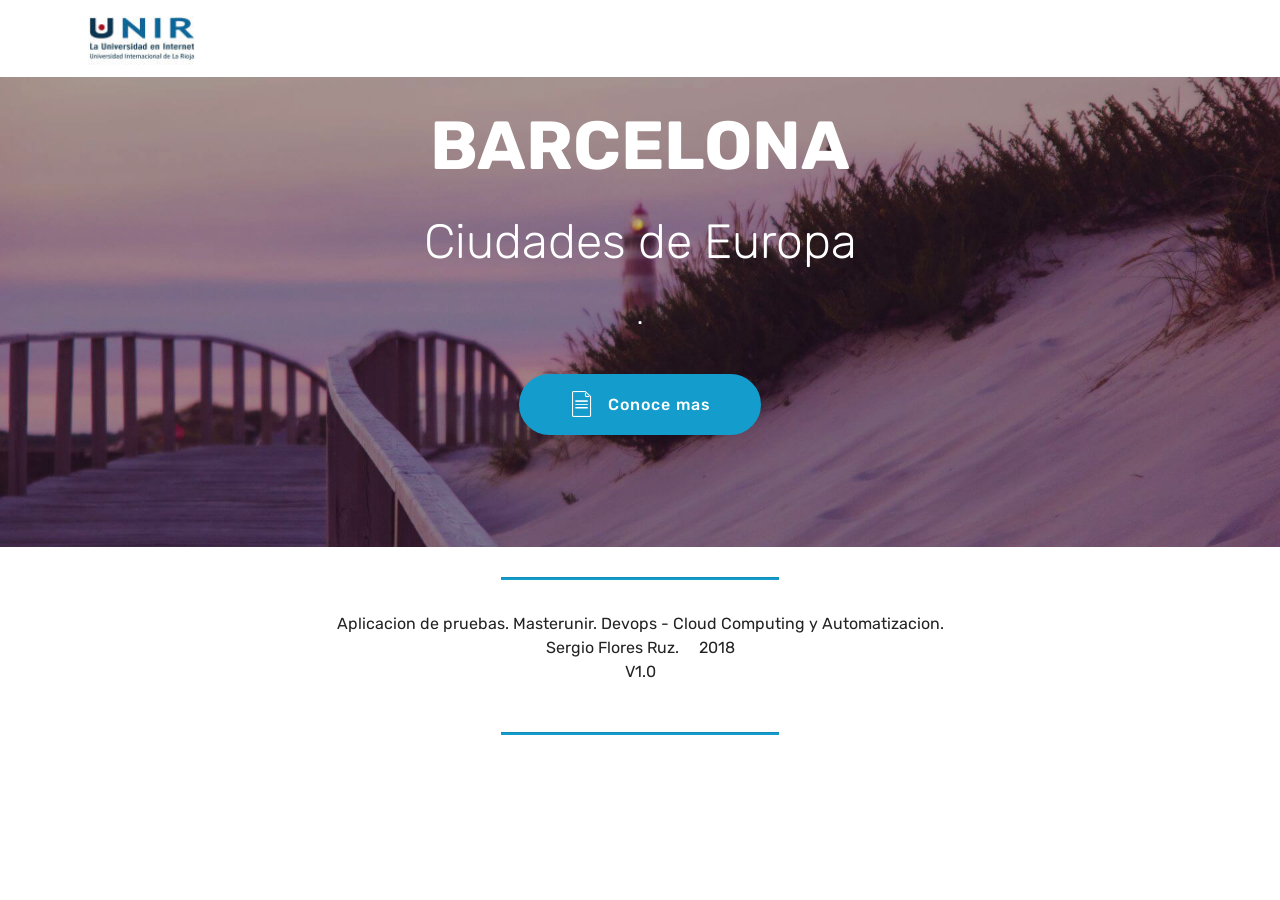
<file: target/Aplicacionweb-1.0-SNAPSHOT/index.html>
<!DOCTYPE html>
<html >
<head>
  <!-- Site made with Mobirise Website Builder v4.7.6, https://mobirise.com -->
  <meta charset="UTF-8">
  <meta http-equiv="X-UA-Compatible" content="IE=edge">
  <meta name="generator" content="Mobirise v4.7.6, mobirise.com">
  <meta name="viewport" content="width=device-width, initial-scale=1, minimum-scale=1">
  <link rel="shortcut icon" href="assets/images/logo-corporativo-unir-1-122x60.jpg" type="image/x-icon">
  <meta name="description" content="">
  <title>Home</title>
  <link rel="stylesheet" href="assets/web/assets/mobirise-icons/mobirise-icons.css">
  <link rel="stylesheet" href="assets/tether/tether.min.css">
  <link rel="stylesheet" href="assets/bootstrap/css/bootstrap.min.css">
  <link rel="stylesheet" href="assets/bootstrap/css/bootstrap-grid.min.css">
  <link rel="stylesheet" href="assets/bootstrap/css/bootstrap-reboot.min.css">
  <link rel="stylesheet" href="assets/dropdown/css/style.css">
  <link rel="stylesheet" href="assets/theme/css/style.css">
  <link rel="stylesheet" href="assets/mobirise/css/mbr-additional.css" type="text/css">
  
  
  
</head>
<body>
  <section class="menu cid-qTzq6lEpf1" once="menu" id="menu2-y">

    

    <nav class="navbar navbar-expand beta-menu navbar-dropdown align-items-center navbar-toggleable-sm">
        <button class="navbar-toggler navbar-toggler-right" type="button" data-toggle="collapse" data-target="#navbarSupportedContent" aria-controls="navbarSupportedContent" aria-expanded="false" aria-label="Toggle navigation">
            <div class="hamburger">
                <span></span>
                <span></span>
                <span></span>
                <span></span>
            </div>
        </button>
        <div class="menu-logo">
            <div class="navbar-brand">
                <span class="navbar-logo">
                    <a href="index.html">
                        <img src="assets/images/logo-corporativo-unir-1-122x60.jpg" alt="Mobirise" title="" style="height: 3.8rem;">
                    </a>
                </span>
                
            </div>
        </div>
        <div class="collapse navbar-collapse" id="navbarSupportedContent">
            <ul class="navbar-nav nav-dropdown nav-right" data-app-modern-menu="true"><li class="nav-item">
                    <a class="nav-link link text-black display-4" href="index.html">Gestión</a>
                </li></ul>
            
        </div>
    </nav>
</section>

<section class="engine"><a href="https://mobirise.me/v">free html templates</a></section><section class="menu cid-qTzqbeYuvr" once="menu" id="menu2-z">

    

    <nav class="navbar navbar-expand beta-menu navbar-dropdown align-items-center navbar-toggleable-sm">
        <button class="navbar-toggler navbar-toggler-right" type="button" data-toggle="collapse" data-target="#navbarSupportedContent" aria-controls="navbarSupportedContent" aria-expanded="false" aria-label="Toggle navigation">
            <div class="hamburger">
                <span></span>
                <span></span>
                <span></span>
                <span></span>
            </div>
        </button>
        <div class="menu-logo">
            <div class="navbar-brand">
                <span class="navbar-logo">
                    <a href="index.html">
                        <img src="assets/images/logo-corporativo-unir-1-122x60.jpg" alt="Mobirise" title="" style="height: 3.8rem;">
                    </a>
                </span>
                
            </div>
        </div>
        <div class="collapse navbar-collapse" id="navbarSupportedContent">
            <ul class="navbar-nav nav-dropdown nav-right" data-app-modern-menu="true"><li class="nav-item">
                    <a class="nav-link link text-black display-4" href="index.html">Gestión</a>
                </li></ul>
            
        </div>
    </nav>
</section>

<section class="menu cid-qTxo0YoYUb" once="menu" id="menu2-g">

    

    <nav class="navbar navbar-expand beta-menu navbar-dropdown align-items-center navbar-toggleable-sm">
        <button class="navbar-toggler navbar-toggler-right" type="button" data-toggle="collapse" data-target="#navbarSupportedContent" aria-controls="navbarSupportedContent" aria-expanded="false" aria-label="Toggle navigation">
            <div class="hamburger">
                <span></span>
                <span></span>
                <span></span>
                <span></span>
            </div>
        </button>
        <div class="menu-logo">
            <div class="navbar-brand">
                <span class="navbar-logo">
                    <a href="index.html">
                        <img src="assets/images/logo-corporativo-unir-1-122x60.jpg" alt="Mobirise" title="" style="height: 3.8rem;">
                    </a>
                </span>
                
            </div>
        </div>
        <div class="collapse navbar-collapse" id="navbarSupportedContent">
            <ul class="navbar-nav nav-dropdown nav-right" data-app-modern-menu="true"><li class="nav-item">
                    <a class="nav-link link text-black display-4" href="index.html">Gestión</a>
                </li></ul>
            
        </div>
    </nav>
</section>

<section class="menu cid-qTzqpc4I3r" once="menu" id="menu2-10">

    

    <nav class="navbar navbar-expand beta-menu navbar-dropdown align-items-center navbar-toggleable-sm">
        <button class="navbar-toggler navbar-toggler-right" type="button" data-toggle="collapse" data-target="#navbarSupportedContent" aria-controls="navbarSupportedContent" aria-expanded="false" aria-label="Toggle navigation">
            <div class="hamburger">
                <span></span>
                <span></span>
                <span></span>
                <span></span>
            </div>
        </button>
        <div class="menu-logo">
            <div class="navbar-brand">
                <span class="navbar-logo">
                    <a href="index.html">
                        <img src="assets/images/logo-corporativo-unir-1-122x60.jpg" alt="Mobirise" title="" style="height: 3.8rem;">
                    </a>
                </span>
                
            </div>
        </div>
        <div class="collapse navbar-collapse" id="navbarSupportedContent">
            
            
        </div>
    </nav>
</section>

<section class="header1 cid-qTxnY58KSo mbr-parallax-background" id="header1-f">

    

    <div class="mbr-overlay" style="opacity: 0.2; background-color: rgb(0, 0, 0);">
    </div>

    <div class="container">
        <div class="row justify-content-md-center">
            <div class="mbr-white col-md-10">
                <h1 class="mbr-section-title align-center mbr-bold pb-3 mbr-fonts-style display-1">
                    BARCELONA</h1>
                <h3 class="mbr-section-subtitle align-center mbr-light pb-3 mbr-fonts-style display-2">
                    Ciudades de Europa</h3>
                <p class="mbr-text align-center pb-3 mbr-fonts-style display-5">.</p>
                <div class="mbr-section-btn align-center"><a class="btn btn-md btn-primary display-4" href="contenido.html">
                        <span class="mbr-iconfont mbri-file"></span>Conoce mas</a></div>
            </div>
        </div>
    </div>

</section>

<section class="mbr-section article content9 cid-qTxoJTQbqY" id="content9-h">
    
     

    <div class="container">
        <div class="inner-container" style="width: 100%;">
            <hr class="line" style="width: 25%;">
            <div class="section-text align-center mbr-fonts-style display-7"><p>Aplicacion de pruebas. Masterunir. Devops - Cloud Computing y Automatizacion.<br>Sergio Flores Ruz. &nbsp; &nbsp; 2018<br>V1.0</p></div>
            <hr class="line" style="width: 25%;">
        </div>
        </div>
</section>


  <script src="assets/web/assets/jquery/jquery.min.js"></script>
  <script src="assets/popper/popper.min.js"></script>
  <script src="assets/tether/tether.min.js"></script>
  <script src="assets/bootstrap/js/bootstrap.min.js"></script>
  <script src="assets/smoothscroll/smooth-scroll.js"></script>
  <script src="assets/dropdown/js/script.min.js"></script>
  <script src="assets/touchswipe/jquery.touch-swipe.min.js"></script>
  <script src="assets/parallax/jarallax.min.js"></script>
  <script src="assets/theme/js/script.js"></script>
  
  
</body>
</html>
</file>
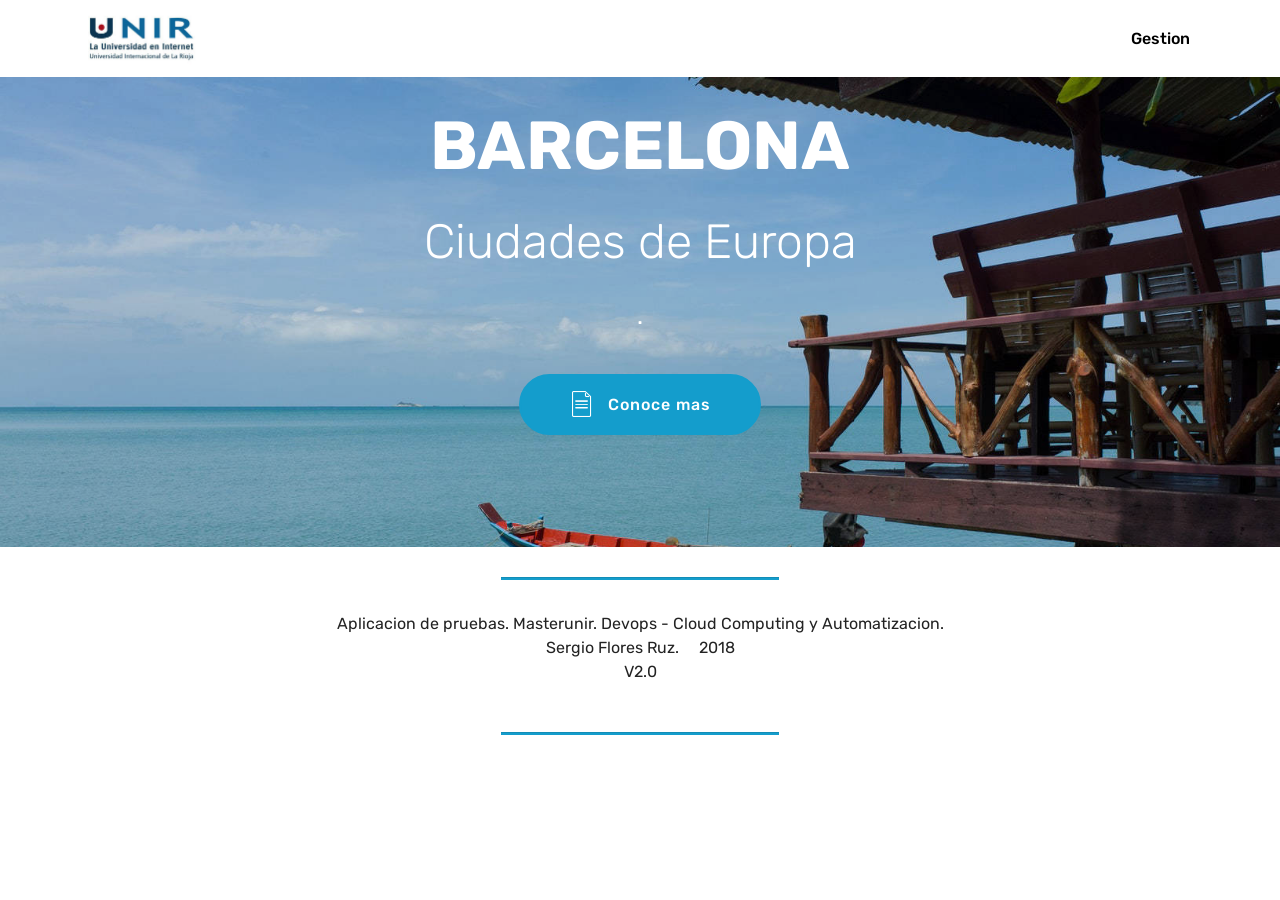
<file: src/main/webapp/index.html>
<!DOCTYPE html>
<html >
<head>
  <!-- Site made with Mobirise Website Builder v4.7.6, https://mobirise.com -->
  <meta charset="UTF-8">
  <meta http-equiv="X-UA-Compatible" content="IE=edge">
  <meta name="generator" content="Mobirise v4.7.6, mobirise.com">
  <meta name="viewport" content="width=device-width, initial-scale=1, minimum-scale=1">
  <link rel="shortcut icon" href="assets/images/logo-corporativo-unir-1-248x123.jpg" type="image/x-icon">
  <meta name="description" content="">
  <title>Home</title>
  <link rel="stylesheet" href="assets/web/assets/mobirise-icons/mobirise-icons.css">
  <link rel="stylesheet" href="assets/tether/tether.min.css">
  <link rel="stylesheet" href="assets/bootstrap/css/bootstrap.min.css">
  <link rel="stylesheet" href="assets/bootstrap/css/bootstrap-grid.min.css">
  <link rel="stylesheet" href="assets/bootstrap/css/bootstrap-reboot.min.css">
  <link rel="stylesheet" href="assets/dropdown/css/style.css">
  <link rel="stylesheet" href="assets/theme/css/style.css">
  <link rel="stylesheet" href="assets/mobirise/css/mbr-additional.css" type="text/css">
  
  
  
</head>
<body>
  <section class="menu cid-qTzq6lEpf1" once="menu" id="menu2-y">

    

    <nav class="navbar navbar-expand beta-menu navbar-dropdown align-items-center navbar-toggleable-sm">
        <button class="navbar-toggler navbar-toggler-right" type="button" data-toggle="collapse" data-target="#navbarSupportedContent" aria-controls="navbarSupportedContent" aria-expanded="false" aria-label="Toggle navigation">
            <div class="hamburger">
                <span></span>
                <span></span>
                <span></span>
                <span></span>
            </div>
        </button>
        <div class="menu-logo">
            <div class="navbar-brand">
                <span class="navbar-logo">
                    <a href="index.html">
                        <img src="assets/images/logo-corporativo-unir-1-248x123.jpg" alt="" title="masterunir" style="height: 3.8rem;">
                    </a>
                </span>
                
            </div>
        </div>
        <div class="collapse navbar-collapse" id="navbarSupportedContent">
            <ul class="navbar-nav nav-dropdown nav-right" data-app-modern-menu="true"><li class="nav-item">
                    <a class="nav-link link text-black display-4" href="administra.html">Gestion</a>
                </li></ul>
            
        </div>
    </nav>
</section>

<section class="engine"><a href="https://mobirise.me/k">develop free website</a></section><section class="menu cid-qTzqbeYuvr" once="menu" id="menu2-z">

    

    <nav class="navbar navbar-expand beta-menu navbar-dropdown align-items-center navbar-toggleable-sm">
        <button class="navbar-toggler navbar-toggler-right" type="button" data-toggle="collapse" data-target="#navbarSupportedContent" aria-controls="navbarSupportedContent" aria-expanded="false" aria-label="Toggle navigation">
            <div class="hamburger">
                <span></span>
                <span></span>
                <span></span>
                <span></span>
            </div>
        </button>
        <div class="menu-logo">
            <div class="navbar-brand">
                <span class="navbar-logo">
                    <a href="index.html">
                        <img src="assets/images/logo-corporativo-unir-1-248x123.jpg" alt="" title="masterunir" style="height: 3.8rem;">
                    </a>
                </span>
                
            </div>
        </div>
        <div class="collapse navbar-collapse" id="navbarSupportedContent">
            <ul class="navbar-nav nav-dropdown nav-right" data-app-modern-menu="true"><li class="nav-item">
                    <a class="nav-link link text-black display-4" href="administra.html">Gestion</a>
                </li></ul>
            
        </div>
    </nav>
</section>

<section class="menu cid-qTxo0YoYUb" once="menu" id="menu2-g">

    

    <nav class="navbar navbar-expand beta-menu navbar-dropdown align-items-center navbar-toggleable-sm">
        <button class="navbar-toggler navbar-toggler-right" type="button" data-toggle="collapse" data-target="#navbarSupportedContent" aria-controls="navbarSupportedContent" aria-expanded="false" aria-label="Toggle navigation">
            <div class="hamburger">
                <span></span>
                <span></span>
                <span></span>
                <span></span>
            </div>
        </button>
        <div class="menu-logo">
            <div class="navbar-brand">
                <span class="navbar-logo">
                    <a href="index.html">
                        <img src="assets/images/logo-corporativo-unir-1-248x123.jpg" alt="" title="masterunir" style="height: 3.8rem;">
                    </a>
                </span>
                
            </div>
        </div>
        <div class="collapse navbar-collapse" id="navbarSupportedContent">
            <ul class="navbar-nav nav-dropdown nav-right" data-app-modern-menu="true"><li class="nav-item">
                    <a class="nav-link link text-black display-4" href="administra.html">Gestion</a>
                </li></ul>
            
        </div>
    </nav>
</section>

<section class="menu cid-qTzqpc4I3r" once="menu" id="menu2-10">

    

    <nav class="navbar navbar-expand beta-menu navbar-dropdown align-items-center navbar-toggleable-sm">
        <button class="navbar-toggler navbar-toggler-right" type="button" data-toggle="collapse" data-target="#navbarSupportedContent" aria-controls="navbarSupportedContent" aria-expanded="false" aria-label="Toggle navigation">
            <div class="hamburger">
                <span></span>
                <span></span>
                <span></span>
                <span></span>
            </div>
        </button>
        <div class="menu-logo">
            <div class="navbar-brand">
                <span class="navbar-logo">
                    <a href="index.html">
                        <img src="assets/images/logo-corporativo-unir-1-248x123.jpg" alt="" title="masterunir" style="height: 3.8rem;">
                    </a>
                </span>
                
            </div>
        </div>
        <div class="collapse navbar-collapse" id="navbarSupportedContent">
            <ul class="navbar-nav nav-dropdown nav-right" data-app-modern-menu="true"><li class="nav-item">
                    <a class="nav-link link text-black display-4" href="administra.html">Gestion</a>
                </li></ul>
            
        </div>
    </nav>
</section>

<section class="header1 cid-qTxnY58KSo mbr-parallax-background" id="header1-f">

    

    <div class="mbr-overlay" style="opacity: 0.1; background-color: rgb(0, 0, 0);">
    </div>

    <div class="container">
        <div class="row justify-content-md-center">
            <div class="mbr-white col-md-10">
                <h1 class="mbr-section-title align-center mbr-bold pb-3 mbr-fonts-style display-1">
                    BARCELONA</h1>
                <h3 class="mbr-section-subtitle align-center mbr-light pb-3 mbr-fonts-style display-2">
                    Ciudades de Europa</h3>
                <p class="mbr-text align-center pb-3 mbr-fonts-style display-5">.</p>
                <div class="mbr-section-btn align-center"><a class="btn btn-md btn-primary display-4" href="contenido.html">
                        <span class="mbr-iconfont mbri-file"></span>Conoce mas</a></div>
            </div>
        </div>
    </div>

</section>

<section class="mbr-section article content9 cid-qTxoJTQbqY" id="content9-h">
    
     

    <div class="container">
        <div class="inner-container" style="width: 100%;">
            <hr class="line" style="width: 25%;">
            <div class="section-text align-center mbr-fonts-style display-7"><p>Aplicacion de pruebas. Masterunir. Devops - Cloud Computing y Automatizacion.<br>Sergio Flores Ruz. &nbsp; &nbsp; 2018<br>V2.0</p></div>
            <hr class="line" style="width: 25%;">
        </div>
        </div>
</section>


  <script src="assets/web/assets/jquery/jquery.min.js"></script>
  <script src="assets/popper/popper.min.js"></script>
  <script src="assets/tether/tether.min.js"></script>
  <script src="assets/bootstrap/js/bootstrap.min.js"></script>
  <script src="assets/smoothscroll/smooth-scroll.js"></script>
  <script src="assets/dropdown/js/script.min.js"></script>
  <script src="assets/touchswipe/jquery.touch-swipe.min.js"></script>
  <script src="assets/parallax/jarallax.min.js"></script>
  <script src="assets/theme/js/script.js"></script>
  
  
</body>
</html>
</file>
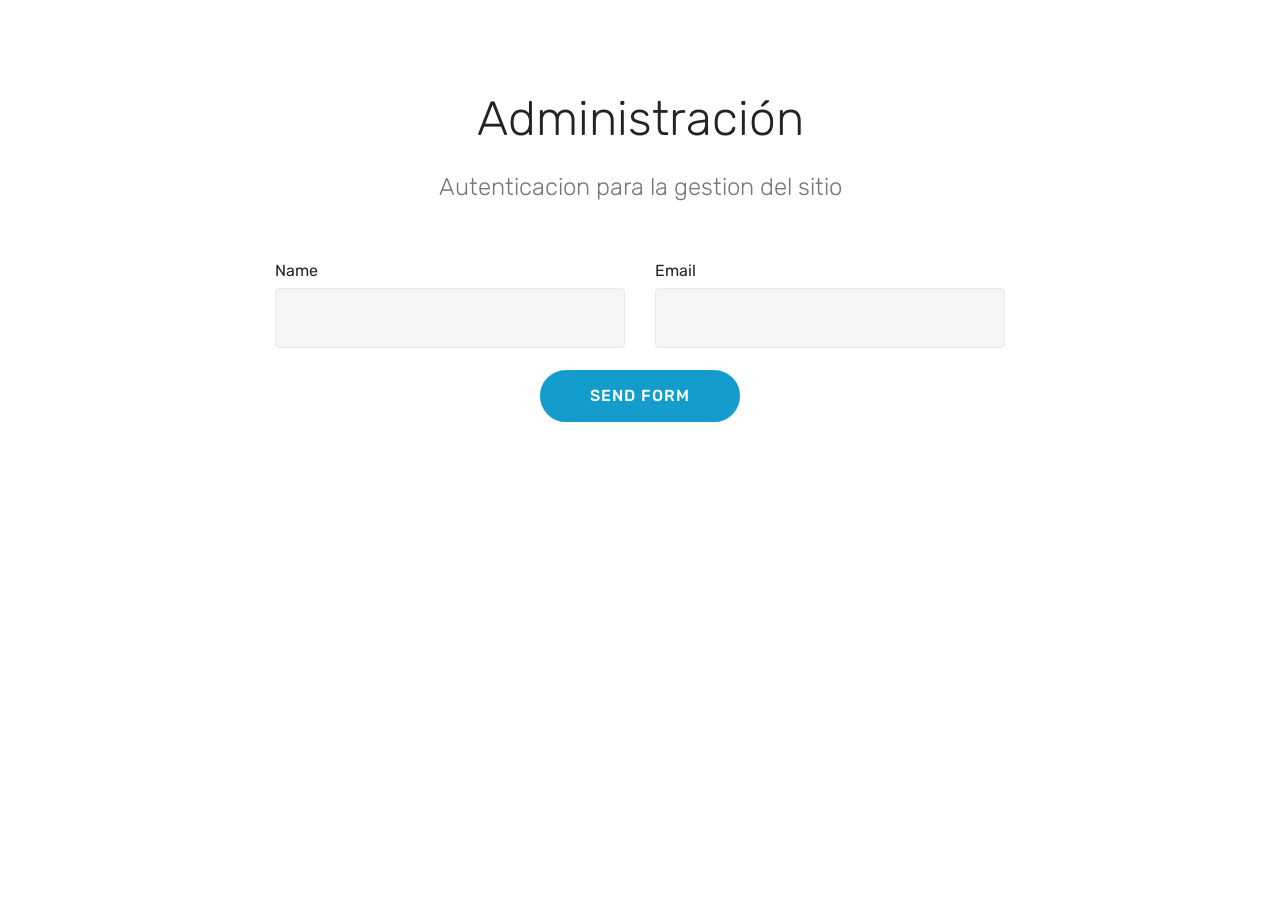
<file: target/Aplicacionweb-1.0-SNAPSHOT/administra.html>
<!DOCTYPE html>
<html >
<head>
  <!-- Site made with Mobirise Website Builder v4.7.6, https://mobirise.com -->
  <meta charset="UTF-8">
  <meta http-equiv="X-UA-Compatible" content="IE=edge">
  <meta name="generator" content="Mobirise v4.7.6, mobirise.com">
  <meta name="viewport" content="width=device-width, initial-scale=1, minimum-scale=1">
  <link rel="shortcut icon" href="assets/images/logo-corporativo-unir-1-122x60.jpg" type="image/x-icon">
  <meta name="description" content="Website Builder Description">
  <title>administra</title>
  <link rel="stylesheet" href="assets/tether/tether.min.css">
  <link rel="stylesheet" href="assets/bootstrap/css/bootstrap.min.css">
  <link rel="stylesheet" href="assets/bootstrap/css/bootstrap-grid.min.css">
  <link rel="stylesheet" href="assets/bootstrap/css/bootstrap-reboot.min.css">
  <link rel="stylesheet" href="assets/theme/css/style.css">
  <link rel="stylesheet" href="assets/mobirise/css/mbr-additional.css" type="text/css">
  
  
  
</head>
<body>
  <section class="mbr-section form1 cid-qTmgMmeKUG" id="form1-c">

    

    
    <div class="container">
        <div class="row justify-content-center">
            <div class="title col-12 col-lg-8">
                <h2 class="mbr-section-title align-center pb-3 mbr-fonts-style display-2">
                    Administración</h2>
                <h3 class="mbr-section-subtitle align-center mbr-light pb-3 mbr-fonts-style display-5">
                    Autenticacion para la gestion del sitio</h3>
            </div>
        </div>
    </div>
    <div class="container">
        <div class="row justify-content-center">
            <div class="media-container-column col-lg-8" data-form-type="formoid">
                    <div data-form-alert="" hidden="">GRACIAS</div>
            
                    <form class="mbr-form" action="https://mobirise.com/" method="post" data-form-title="Mobirise Form"><input type="hidden" name="email" data-form-email="true" value="Ipz2RAvZMnTRL8A3OuPUV4j29T8P5VPYqhgwn8iJYJGTXv1GTcGL+84+UZfvn0Dc9oRqTUjliE+okbASjLWRcMv5nC27DkCuWOg7b8nq8BiGVfUMK4Eyf81vHFym4gHz" data-form-field="Email">
                        <div class="row row-sm-offset">
                            <div class="col-md-4 multi-horizontal" data-for="name">
                                <div class="form-group">
                                    <label class="form-control-label mbr-fonts-style display-7" for="name-form1-c">Name</label>
                                    <input type="text" class="form-control" name="name" data-form-field="Name" required="" id="name-form1-c">
                                </div>
                            </div>
                            <div class="col-md-4 multi-horizontal" data-for="email">
                                <div class="form-group">
                                    <label class="form-control-label mbr-fonts-style display-7" for="email-form1-c">Email</label>
                                    <input type="email" class="form-control" name="email" data-form-field="Email" required="" id="email-form1-c">
                                </div>
                            </div>
                            
                        </div>
                        
            
                        <span class="input-group-btn">
                            <button href="" type="submit" class="btn btn-primary btn-form display-4">SEND FORM</button>
                        </span>
                    </form>
            </div>
        </div>
    </div>
</section>


  <section class="engine"><a href="https://mobirise.me/d">free website maker</a></section><script src="assets/web/assets/jquery/jquery.min.js"></script>
  <script src="assets/popper/popper.min.js"></script>
  <script src="assets/tether/tether.min.js"></script>
  <script src="assets/bootstrap/js/bootstrap.min.js"></script>
  <script src="assets/smoothscroll/smooth-scroll.js"></script>
  <script src="assets/theme/js/script.js"></script>
  <script src="assets/formoid/formoid.min.js"></script>
  
  
</body>
</html>
</file>
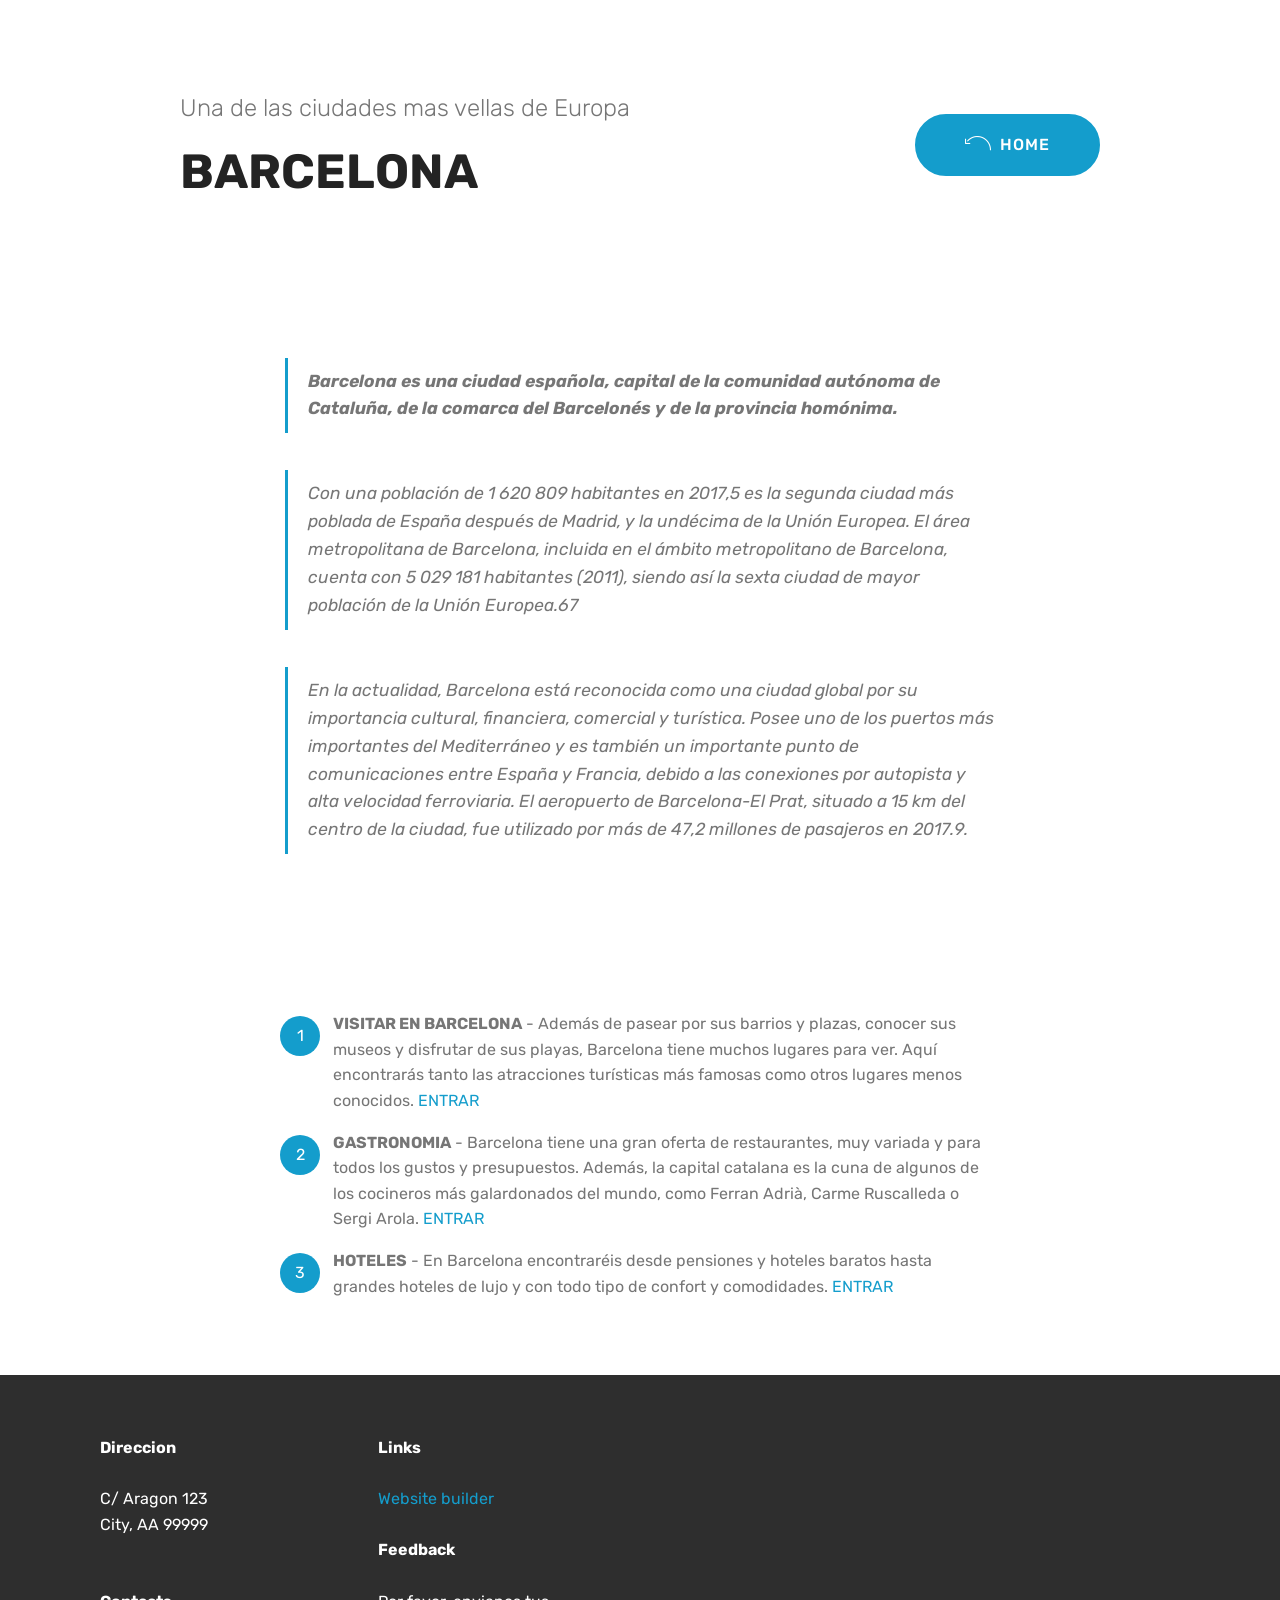
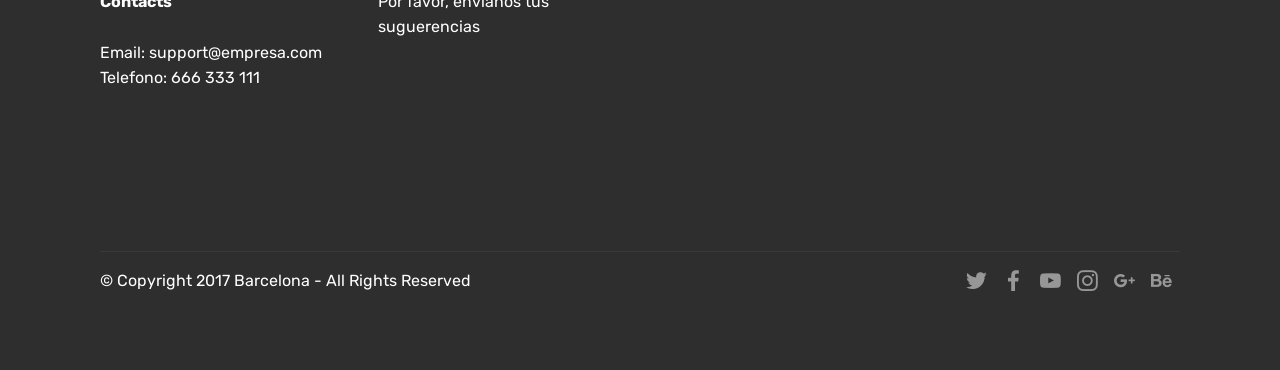
<file: target/Aplicacionweb-1.0-SNAPSHOT/contenido.html>
<!DOCTYPE html>
<html >
<head>
  <!-- Site made with Mobirise Website Builder v4.7.6, https://mobirise.com -->
  <meta charset="UTF-8">
  <meta http-equiv="X-UA-Compatible" content="IE=edge">
  <meta name="generator" content="Mobirise v4.7.6, mobirise.com">
  <meta name="viewport" content="width=device-width, initial-scale=1, minimum-scale=1">
  <link rel="shortcut icon" href="assets/images/logo-corporativo-unir-1-122x60.jpg" type="image/x-icon">
  <meta name="description" content="Web Site Builder Description">
  <title>contenido</title>
  <link rel="stylesheet" href="assets/web/assets/mobirise-icons/mobirise-icons.css">
  <link rel="stylesheet" href="assets/tether/tether.min.css">
  <link rel="stylesheet" href="assets/bootstrap/css/bootstrap.min.css">
  <link rel="stylesheet" href="assets/bootstrap/css/bootstrap-grid.min.css">
  <link rel="stylesheet" href="assets/bootstrap/css/bootstrap-reboot.min.css">
  <link rel="stylesheet" href="assets/socicon/css/styles.css">
  <link rel="stylesheet" href="assets/theme/css/style.css">
  <link rel="stylesheet" href="assets/mobirise/css/mbr-additional.css" type="text/css">
  
  
  
</head>
<body>
  <section class="mbr-section info1 cid-qTm78V4ibo" id="info1-7">

    

    
    <div class="container">
        <div class="row justify-content-center content-row">
            <div class="media-container-column title col-12 col-lg-7 col-md-6">
                <h3 class="mbr-section-subtitle align-left mbr-light pb-3 mbr-fonts-style display-5">
                    Una de las ciudades mas vellas de Europa</h3>
                <h2 class="align-left mbr-bold mbr-fonts-style display-2">
                    BARCELONA</h2>
            </div>
            <div class="media-container-column col-12 col-lg-3 col-md-4">
                <div class="mbr-section-btn align-right py-4"><a class="btn btn-primary display-4" href="index.html"><span class="mbri-undo mbr-iconfont mbr-iconfont-btn"></span>HOME</a></div>
            </div>
        </div>
    </div>
</section>

<section class="engine"><a href="https://mobirise.me/a">Mobirise review</a></section><section class="mbr-section article content1 cid-qTlXYbRozo" id="content2-4">

     

    <div class="container">
        <div class="media-container-row">
            <div class="mbr-text col-12 col-md-8 mbr-fonts-style display-7">
                <blockquote><strong>Barcelona es una ciudad española, capital de la comunidad autónoma de Cataluña, de la comarca del Barcelonés y de la provincia homónima.
</strong></blockquote><blockquote><span style="font-size: 1.09rem;">Con una población de 1 620 809 habitantes en 2017,5​ es la segunda ciudad más poblada de España después de Madrid, y la undécima de la Unión Europea. El área metropolitana de Barcelona, incluida en el ámbito metropolitano de Barcelona, cuenta con 5 029 181 habitantes (2011), siendo así la sexta ciudad de mayor población de la Unión Europea.6​7​&nbsp;</span></blockquote><blockquote><span style="font-size: 1.09rem;">En la actualidad, Barcelona está reconocida como una ciudad global por su importancia cultural, financiera, comercial y turística. Posee uno de los puertos más importantes del Mediterráneo y es también un importante punto de comunicaciones entre España y Francia, debido a las conexiones por autopista y alta velocidad ferroviaria. El aeropuerto de Barcelona-El Prat, situado a 15 km del centro de la ciudad, fue utilizado por más de 47,2 millones de pasajeros en 2017.9​.</span><br></blockquote>
            </div>
        </div>
    </div>
</section>

<section class="mbr-section article content11 cid-qTlXYKdfpr" id="content11-5">
     

    <div class="container">
        <div class="media-container-row">
            <div class="mbr-text counter-container col-12 col-md-8 mbr-fonts-style display-7">
                <ol>
                    <li><strong>VISITAR EN BARCELONA</strong>&nbsp;- Además de pasear por sus barrios y plazas, conocer sus museos y disfrutar de sus playas, Barcelona tiene muchos lugares para ver. Aquí encontrarás tanto las atracciones turísticas más famosas como otros lugares menos conocidos. <strong><a href="visitar.html">ENTRAR</a></strong>&nbsp;</li>
                    <li><strong>GASTRONOMIA</strong>&nbsp;- Barcelona tiene una gran oferta de restaurantes, muy variada y para todos los gustos y presupuestos. Además, la capital catalana es la cuna de algunos de los cocineros más galardonados del mundo, como Ferran Adrià, Carme Ruscalleda o Sergi Arola. <a href="gastronomia.html">ENTRAR</a>&nbsp;</li>
                    <li><strong>HOTELES</strong>&nbsp;- En Barcelona encontraréis desde pensiones y hoteles baratos hasta grandes hoteles de lujo y con todo tipo de confort y comodidades. <a href="hoteles.php">ENTRAR</a>&nbsp;</li>
                </ol>
            </div>
        </div>
    </div>
</section>

<section class="cid-qTm3aKVyPM" id="footer2-6">

    

    

    <div class="container">
        <div class="media-container-row content mbr-white">
            <div class="col-12 col-md-3 mbr-fonts-style display-7">
                <p class="mbr-text"><strong>Direccion</strong><br>
                    <br>C/ Aragon 123&nbsp;<br>City, AA 99999
                    <br>
                    <br>
                    <br><strong>Contacts</strong>
                    <br>
                    <br>Email: support@empresa.com
                    <br>Telefono: 666 333 111 &nbsp; &nbsp; &nbsp; &nbsp; &nbsp; &nbsp; &nbsp; &nbsp; &nbsp; &nbsp;<br><br></p>
            </div>
            <div class="col-12 col-md-3 mbr-fonts-style display-7">
                <p class="mbr-text">
                    <strong>Links</strong>
                    <br>
                    <br><a class="text-primary" href="Personalizado" target="_blank">Website builder</a>
                    <br><br><strong>Feedback</strong>
                    <br>
                    <br>Por favor, envianos tus suguerencias</p>
            </div>
            <div class="col-12 col-md-6">
                <div class="google-map"><iframe frameborder="0" style="border:0" src="https://www.google.com/maps/embed/v1/place?key=AIzaSyA0Dx_boXQiwvdz8sJHoYeZNVTdoWONYkU&amp;q=place_id:ChIJv3pQUy-jpBIRqRbMgpypY98" allowfullscreen=""></iframe></div>
            </div>
        </div>
        <div class="footer-lower">
            <div class="media-container-row">
                <div class="col-sm-12">
                    <hr>
                </div>
            </div>
            <div class="media-container-row mbr-white">
                <div class="col-sm-6 copyright">
                    <p class="mbr-text mbr-fonts-style display-7">
                        © Copyright 2017 Barcelona - All Rights Reserved
                    </p>
                </div>
                <div class="col-md-6">
                    <div class="social-list align-right">
                        <div class="soc-item">
                            <a href="https://twitter.com/mobirise" target="_blank">
                                <span class="socicon-twitter socicon mbr-iconfont mbr-iconfont-social"></span>
                            </a>
                        </div>
                        <div class="soc-item">
                            <a href="https://www.facebook.com/pages/Mobirise/1616226671953247" target="_blank">
                                <span class="socicon-facebook socicon mbr-iconfont mbr-iconfont-social"></span>
                            </a>
                        </div>
                        <div class="soc-item">
                            <a href="https://www.youtube.com/c/mobirise" target="_blank">
                                <span class="socicon-youtube socicon mbr-iconfont mbr-iconfont-social"></span>
                            </a>
                        </div>
                        <div class="soc-item">
                            <a href="https://instagram.com/mobirise" target="_blank">
                                <span class="socicon-instagram socicon mbr-iconfont mbr-iconfont-social"></span>
                            </a>
                        </div>
                        <div class="soc-item">
                            <a href="https://plus.google.com/u/0/+Mobirise" target="_blank">
                                <span class="socicon-googleplus socicon mbr-iconfont mbr-iconfont-social"></span>
                            </a>
                        </div>
                        <div class="soc-item">
                            <a href="https://www.behance.net/Mobirise" target="_blank">
                                <span class="socicon-behance socicon mbr-iconfont mbr-iconfont-social"></span>
                            </a>
                        </div>
                    </div>
                </div>
            </div>
        </div>
    </div>
</section>


  <script src="assets/web/assets/jquery/jquery.min.js"></script>
  <script src="assets/popper/popper.min.js"></script>
  <script src="assets/tether/tether.min.js"></script>
  <script src="assets/bootstrap/js/bootstrap.min.js"></script>
  <script src="assets/smoothscroll/smooth-scroll.js"></script>
  <script src="assets/theme/js/script.js"></script>
  
  
</body>
</html>
</file>
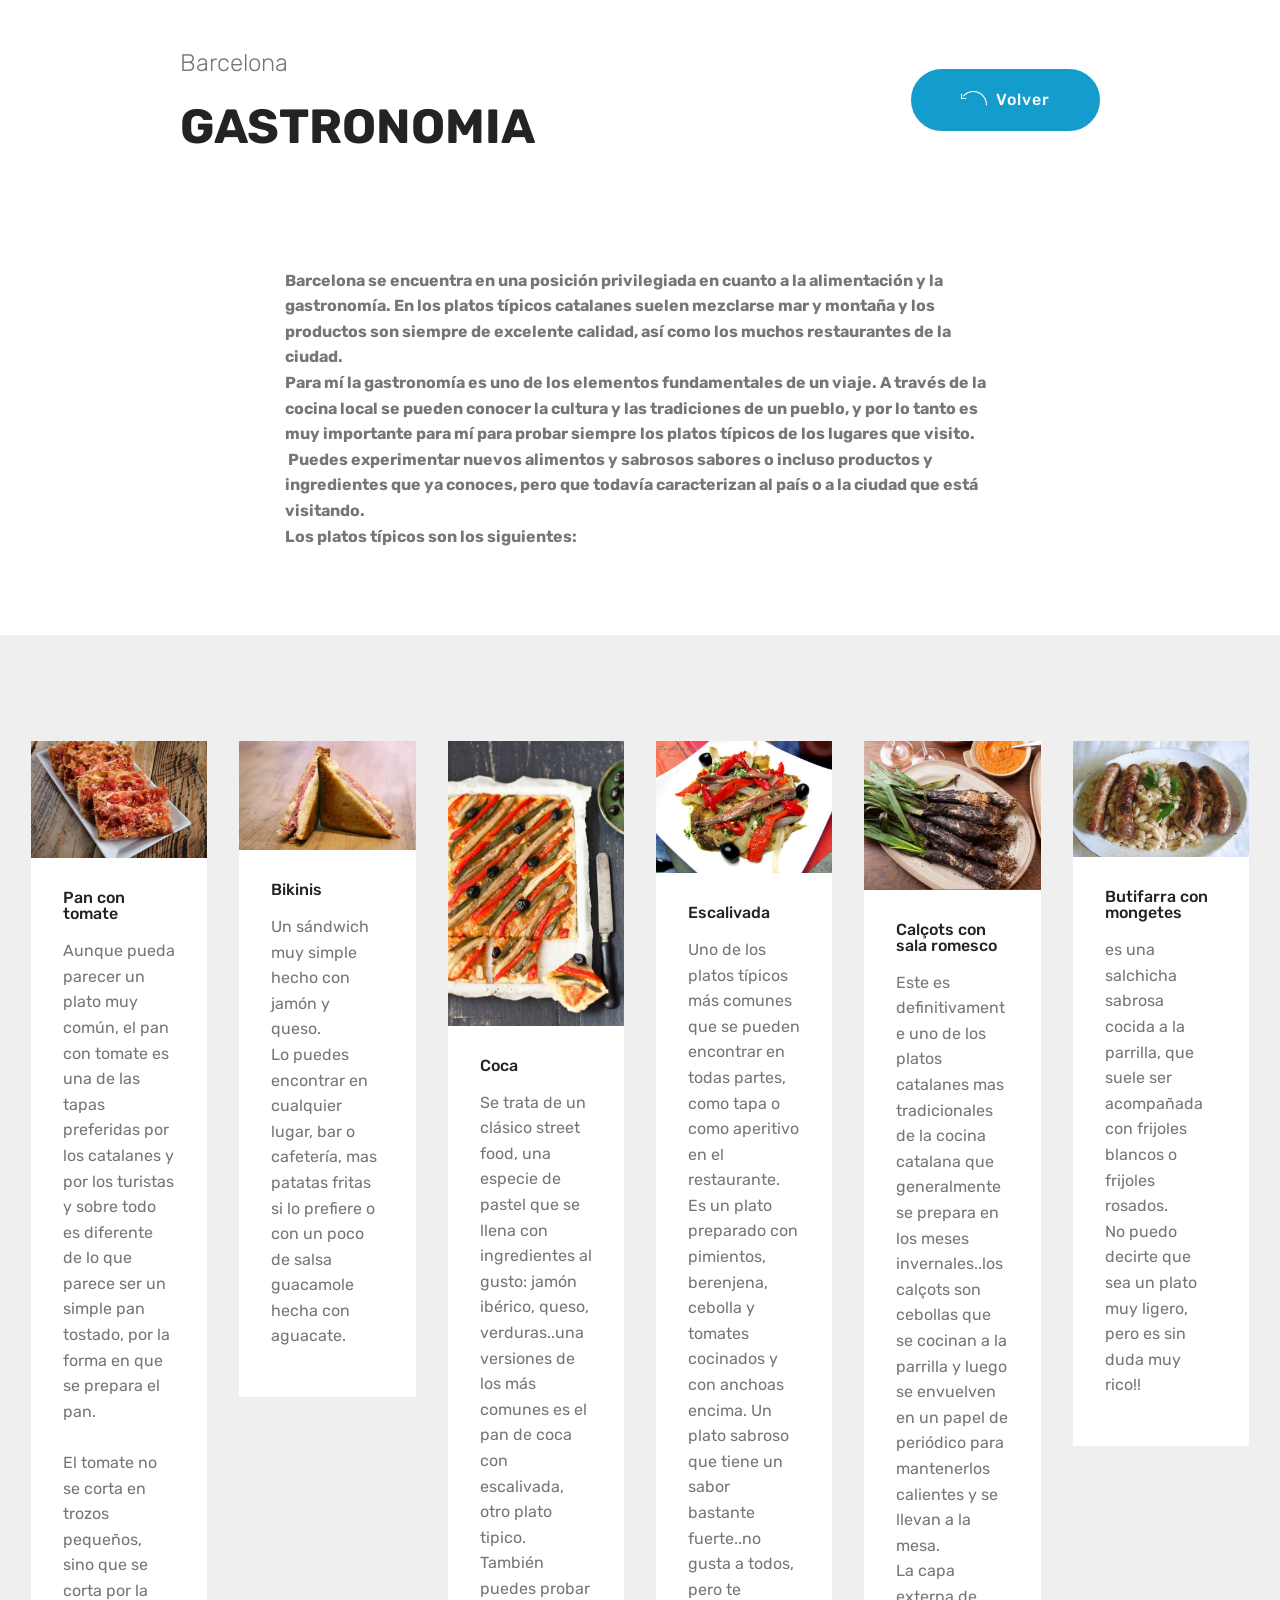
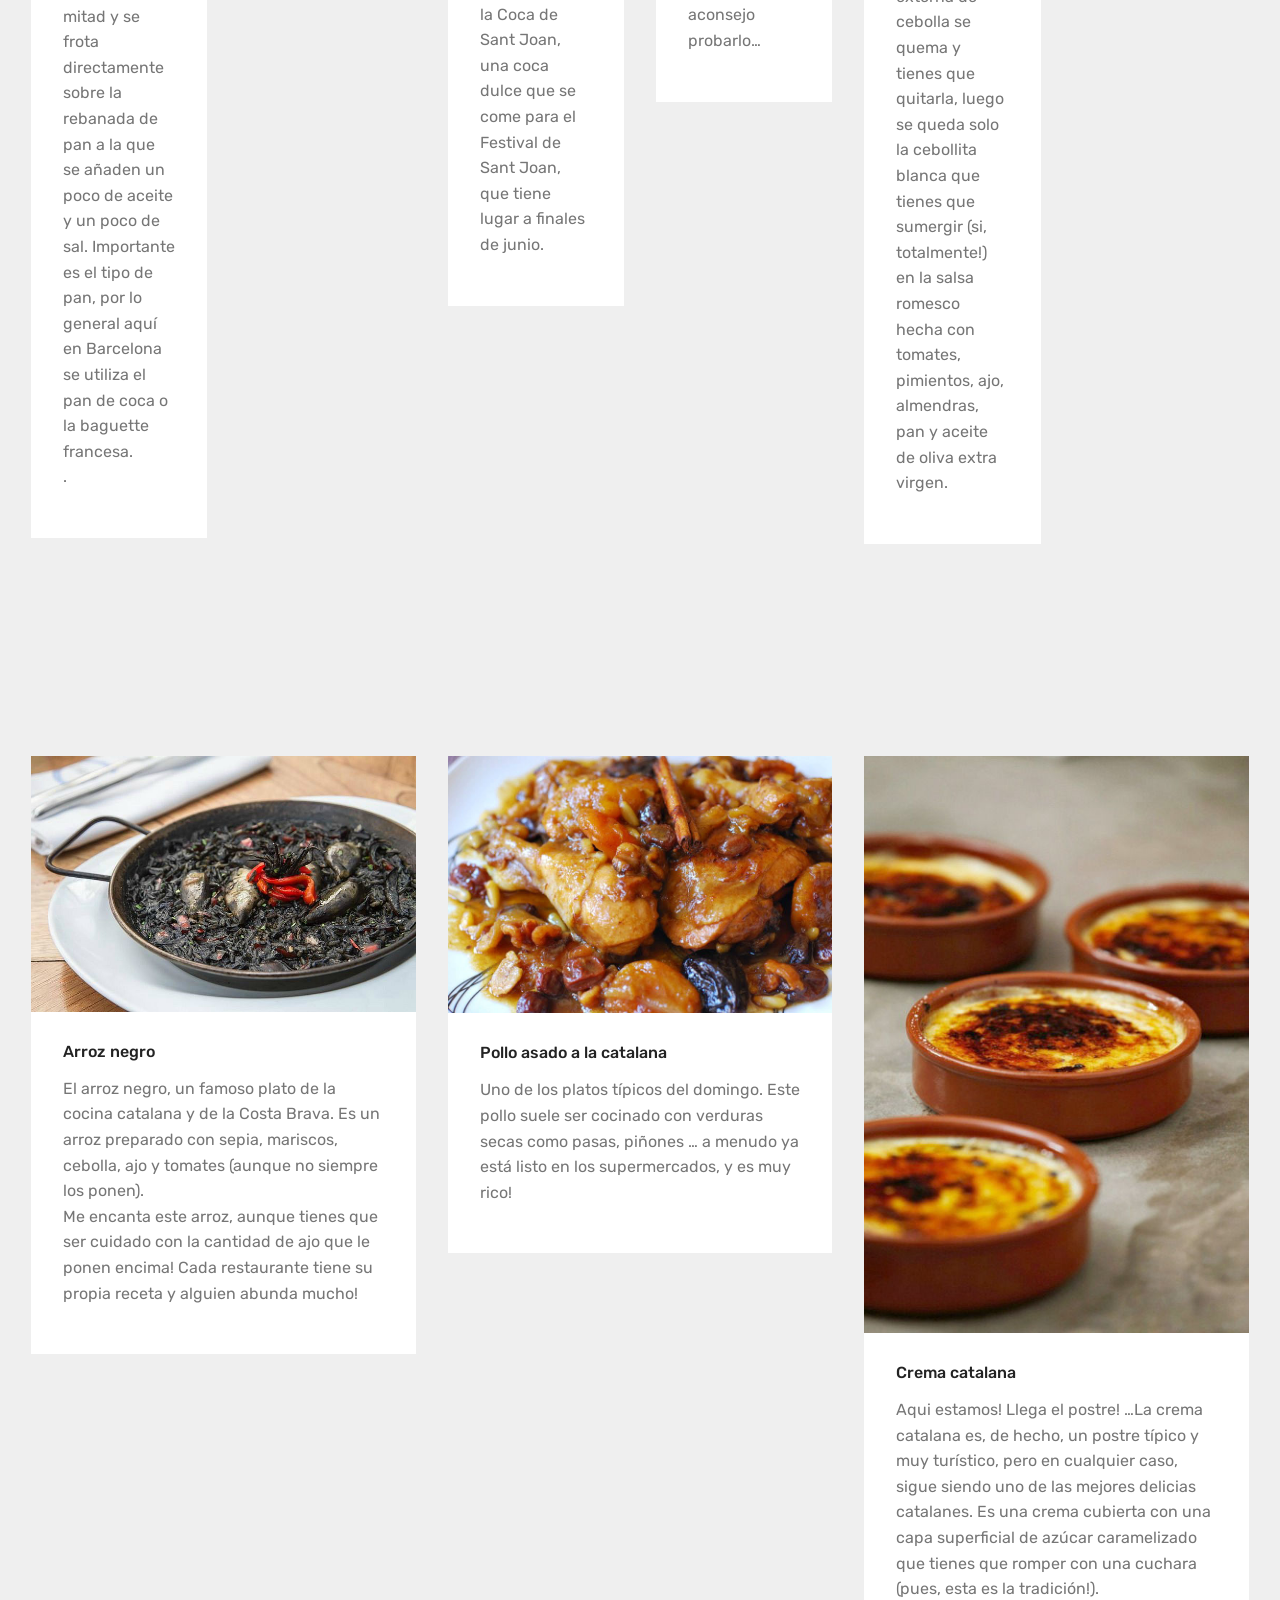
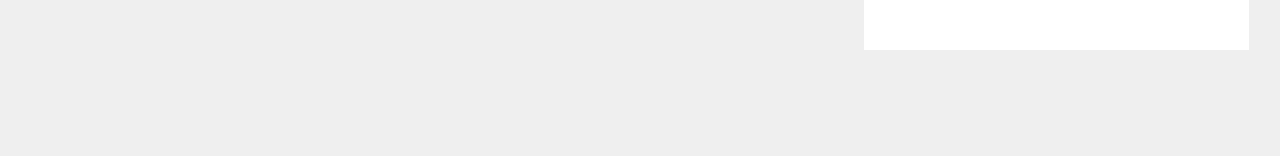
<file: target/Aplicacionweb-1.0-SNAPSHOT/gastronomia.html>
<!DOCTYPE html>
<html >
<head>
  <!-- Site made with Mobirise Website Builder v4.7.6, https://mobirise.com -->
  <meta charset="UTF-8">
  <meta http-equiv="X-UA-Compatible" content="IE=edge">
  <meta name="generator" content="Mobirise v4.7.6, mobirise.com">
  <meta name="viewport" content="width=device-width, initial-scale=1, minimum-scale=1">
  <link rel="shortcut icon" href="assets/images/logo-corporativo-unir-1-122x60.jpg" type="image/x-icon">
  <meta name="description" content="Website Builder Description">
  <title>gastronomia</title>
  <link rel="stylesheet" href="assets/web/assets/mobirise-icons/mobirise-icons.css">
  <link rel="stylesheet" href="assets/tether/tether.min.css">
  <link rel="stylesheet" href="assets/bootstrap/css/bootstrap.min.css">
  <link rel="stylesheet" href="assets/bootstrap/css/bootstrap-grid.min.css">
  <link rel="stylesheet" href="assets/bootstrap/css/bootstrap-reboot.min.css">
  <link rel="stylesheet" href="assets/theme/css/style.css">
  <link rel="stylesheet" href="assets/mobirise/css/mbr-additional.css" type="text/css">
  
  
  
</head>
<body>
  <section class="mbr-section info1 cid-qTzmjIIX31" id="info1-v">

    

    
    <div class="container">
        <div class="row justify-content-center content-row">
            <div class="media-container-column title col-12 col-lg-7 col-md-6">
                <h3 class="mbr-section-subtitle align-left mbr-light pb-3 mbr-fonts-style display-5">
                    Barcelona</h3>
                <h2 class="align-left mbr-bold mbr-fonts-style display-2">
                    GASTRONOMIA</h2>
            </div>
            <div class="media-container-column col-12 col-lg-3 col-md-4">
                <div class="mbr-section-btn align-right py-4"><a class="btn btn-primary display-4" href="contenido.html"><span class="mbri-undo mbr-iconfont mbr-iconfont-btn"></span>Volver</a></div>
            </div>
        </div>
    </div>
</section>

<section class="engine"><a href="https://mobirise.me/z">best free html templates</a></section><section class="mbr-section article content1 cid-qTzmA0tB8i" id="content1-w">
    
     

    <div class="container">
        <div class="media-container-row">
            <div class="mbr-text col-12 col-md-8 mbr-fonts-style display-7"><strong>Barcelona se encuentra en una posición privilegiada en cuanto a la alimentación y la gastronomía. En los platos típicos catalanes suelen mezclarse mar y montaña y los productos son siempre de excelente calidad, así como los muchos restaurantes de la ciudad.
</strong><div><strong>
</strong></div><div><strong>Para mí la gastronomía es uno de los elementos fundamentales de un viaje. A través de la cocina local se pueden conocer la cultura y las tradiciones de un pueblo, y por lo tanto es muy importante para mí para probar siempre los platos típicos de los lugares que visito.
</strong></div><div><strong>&nbsp;Puedes experimentar nuevos alimentos y sabrosos sabores o incluso productos y ingredientes que ya conoces, pero que todavía caracterizan al país o a la ciudad que está visitando.
</strong></div><div><strong>Los platos típicos son los siguientes:</strong></div><div><strong><br></strong></div></div>
        </div>
    </div>
</section>

<section class="features17 cid-qTzmeJHRwG" id="features17-u">
    
    

    
    <div class="container-fluid">
        <div class="media-container-row">
            <div class="card p-3 col-12 col-md-6 col-lg-2">
                <div class="card-wrapper">
                    <div class="card-img">
                        <img src="assets/images/pan-con-tomate-560x373.jpg" alt="Mobirise" title="">
                    </div>
                    <div class="card-box">
                        <h4 class="card-title pb-3 mbr-fonts-style display-7">
                            Pan con tomate</h4>
                        <p class="mbr-text mbr-fonts-style display-7">Aunque pueda parecer un plato muy común, el pan con tomate es una de las tapas preferidas por los catalanes y por los turistas y sobre todo es diferente de lo que parece ser un simple pan tostado, por la forma en que se prepara el pan.
<br>
<br>El tomate no se corta en trozos pequeños, sino que se corta por la mitad y se frota directamente sobre la rebanada de pan a la que se añaden un poco de aceite y un poco de sal. Importante es el tipo de pan, por lo general aquí en Barcelona se utiliza el pan de coca o la baguette francesa.
<br>.
                        </p>
                    </div>
                </div>
            </div>

            <div class="card p-3 col-12 col-md-6 col-lg-2">
                <div class="card-wrapper">
                    <div class="card-img">
                        <img src="assets/images/bikinis-sandwich-560x347.jpg" alt="Mobirise" title="">
                    </div>
                    <div class="card-box">
                        <h4 class="card-title pb-3 mbr-fonts-style display-7">
                            Bikinis</h4>
                        <p class="mbr-text mbr-fonts-style display-7">
                            Un sándwich muy simple hecho con jamón y queso.<br>Lo puedes encontrar en cualquier lugar, bar o cafetería, mas patatas fritas si lo prefiere o con un poco de salsa guacamole hecha con aguacate.<br></p>
                    </div>
                </div>
            </div>

            <div class="card p-3 col-12 col-md-6 col-lg-2">
                <div class="card-wrapper">
                    <div class="card-img">
                        <img src="assets/images/coca-barcelona-495x800.jpg" alt="Mobirise" title="">
                    </div>
                    <div class="card-box">
                        <h4 class="card-title pb-3 mbr-fonts-style display-7">
                            Coca</h4>
                        <p class="mbr-text mbr-fonts-style display-7">Se trata de un clásico street food, una especie de pastel que se llena con ingredientes al gusto: jamón ibérico, queso, verduras..una versiones de los más comunes es el pan de coca con escalivada, otro plato tipico.
<br> También puedes probar la Coca de Sant Joan, una coca dulce que se come para el Festival de Sant Joan, que tiene lugar a finales de junio.</p>
                    </div>
                </div>
            </div>

            <div class="card p-3 col-12 col-md-6 col-lg-2">
                <div class="card-wrapper">
                    <div class="card-img">
                        <img src="assets/images/escalivada-560x420.jpg" alt="Mobirise" title="">
                    </div>
                    <div class="card-box">
                        <h4 class="card-title pb-3 mbr-fonts-style display-7">
                            Escalivada</h4>
                        <p class="mbr-text mbr-fonts-style display-7">
                           Uno de los platos típicos más comunes que se pueden encontrar en todas partes, como tapa o como aperitivo en el restaurante. Es un plato preparado con pimientos, berenjena, cebolla y tomates cocinados y con anchoas encima. Un plato sabroso que tiene un sabor bastante fuerte..no gusta a todos, pero te aconsejo probarlo…
                        </p>
                    </div>
                </div>
            </div>
            <div class="card p-3 col-12 col-md-6 col-lg-2">
                <div class="card-wrapper">
                    <div class="card-img">
                        <img src="assets/images/calcots-560x473.jpg" alt="Mobirise" title="">
                    </div>
                    <div class="card-box">
                        <h4 class="card-title pb-3 mbr-fonts-style display-7">
                            Calçots con sala romesco</h4>
                        <p class="mbr-text mbr-fonts-style display-7">Este es definitivamente uno de los platos catalanes mas tradicionales de la cocina catalana que generalmente se prepara en los meses invernales..los calçots son cebollas que se cocinan a la parrilla y luego se envuelven en un papel de periódico para mantenerlos calientes y se llevan a la mesa.
<br> La capa externa de cebolla se quema y tienes que quitarla, luego se queda solo la cebollita blanca que tienes que sumergir (si, totalmente!) en la salsa romesco hecha con tomates, pimientos, ajo, almendras, pan y aceite de oliva extra virgen.</p>
                    </div>
                </div>
            </div>
            <div class="card p-3 col-12 col-md-6 col-lg-2">
                <div class="card-wrapper">
                    <div class="card-img">
                        <img src="assets/images/butifarra-con-mongetes-560x370.png" alt="Mobirise" title="">
                    </div>
                    <div class="card-box">
                        <h4 class="card-title pb-3 mbr-fonts-style display-7">
                            Butifarra con mongetes</h4>
                        <p class="mbr-text mbr-fonts-style display-7">es una salchicha sabrosa cocida a la parrilla, que suele ser acompañada con frijoles blancos o frijoles rosados.
<br> No puedo decirte que sea un plato muy ligero, pero es sin duda muy rico!!</p>
                    </div>
                </div>
            </div>
        </div>
    </div>
</section>

<section class="features17 cid-qTzoe3uisc" id="features17-x">
    
    

    
    <div class="container-fluid">
        <div class="media-container-row">
            <div class="card p-3 col-12 col-md-6 col-lg-4">
                <div class="card-wrapper">
                    <div class="card-img">
                        <img src="assets/images/arroz-negro-736x490.jpg" alt="Mobirise" title="">
                    </div>
                    <div class="card-box">
                        <h4 class="card-title pb-3 mbr-fonts-style display-7">
                            Arroz negro</h4>
                        <p class="mbr-text mbr-fonts-style display-7">El arroz negro, un famoso plato de la cocina catalana y de la Costa Brava. Es un arroz preparado con sepia, mariscos, cebolla, ajo y tomates (aunque no siempre los ponen).
<br> Me encanta este arroz, aunque tienes que ser cuidado con la cantidad de ajo que le ponen encima! Cada restaurante tiene su propia receta y alguien abunda mucho!</p>
                    </div>
                </div>
            </div>

            <div class="card p-3 col-12 col-md-6 col-lg-4">
                <div class="card-wrapper">
                    <div class="card-img">
                        <img src="assets/images/pollo-asado-catalana-800x536.jpg" alt="Mobirise" title="">
                    </div>
                    <div class="card-box">
                        <h4 class="card-title pb-3 mbr-fonts-style display-7">
                            Pollo asado a la catalana</h4>
                        <p class="mbr-text mbr-fonts-style display-7">
                            Uno de los platos típicos del domingo. Este pollo suele ser cocinado con verduras secas como pasas, piñones … a menudo ya está listo en los supermercados, y es muy rico!
                        </p>
                    </div>
                </div>
            </div>

            <div class="card p-3 col-12 col-md-6 col-lg-4">
                <div class="card-wrapper">
                    <div class="card-img">
                        <img src="assets/images/crema-catalana-533x800.jpg" alt="Mobirise" title="">
                    </div>
                    <div class="card-box">
                        <h4 class="card-title pb-3 mbr-fonts-style display-7">
                            Crema catalana</h4>
                        <p class="mbr-text mbr-fonts-style display-7">
                            Aqui estamos! Llega el postre! …La crema catalana es, de hecho, un postre típico y muy turístico, pero en cualquier caso, sigue siendo uno de las mejores delicias catalanes. Es una crema cubierta con una capa superficial de azúcar caramelizado que tienes que romper con una cuchara (pues, esta es la tradición!).
                        </p>
                    </div>
                </div>
            </div>

            
            
            
        </div>
    </div>
</section>


  <script src="assets/web/assets/jquery/jquery.min.js"></script>
  <script src="assets/popper/popper.min.js"></script>
  <script src="assets/tether/tether.min.js"></script>
  <script src="assets/bootstrap/js/bootstrap.min.js"></script>
  <script src="assets/smoothscroll/smooth-scroll.js"></script>
  <script src="assets/theme/js/script.js"></script>
  
  
</body>
</html>
</file>
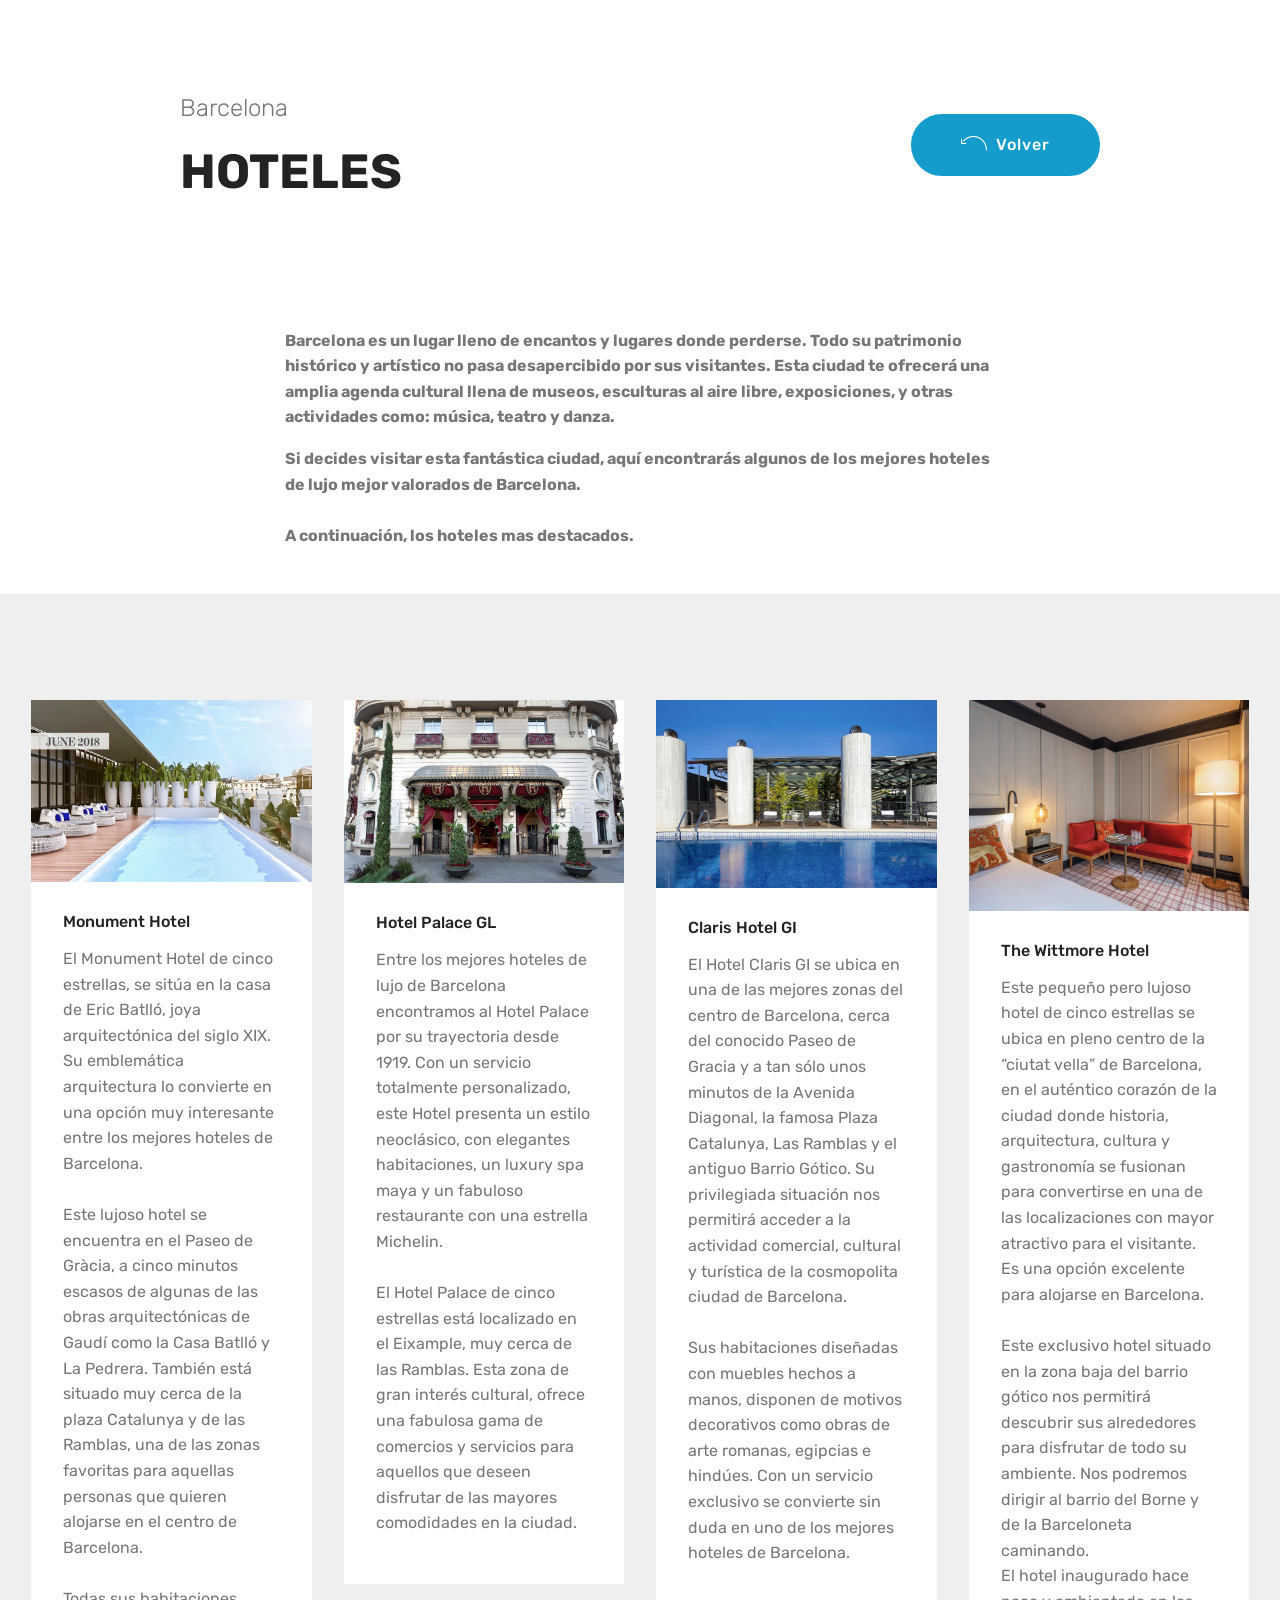
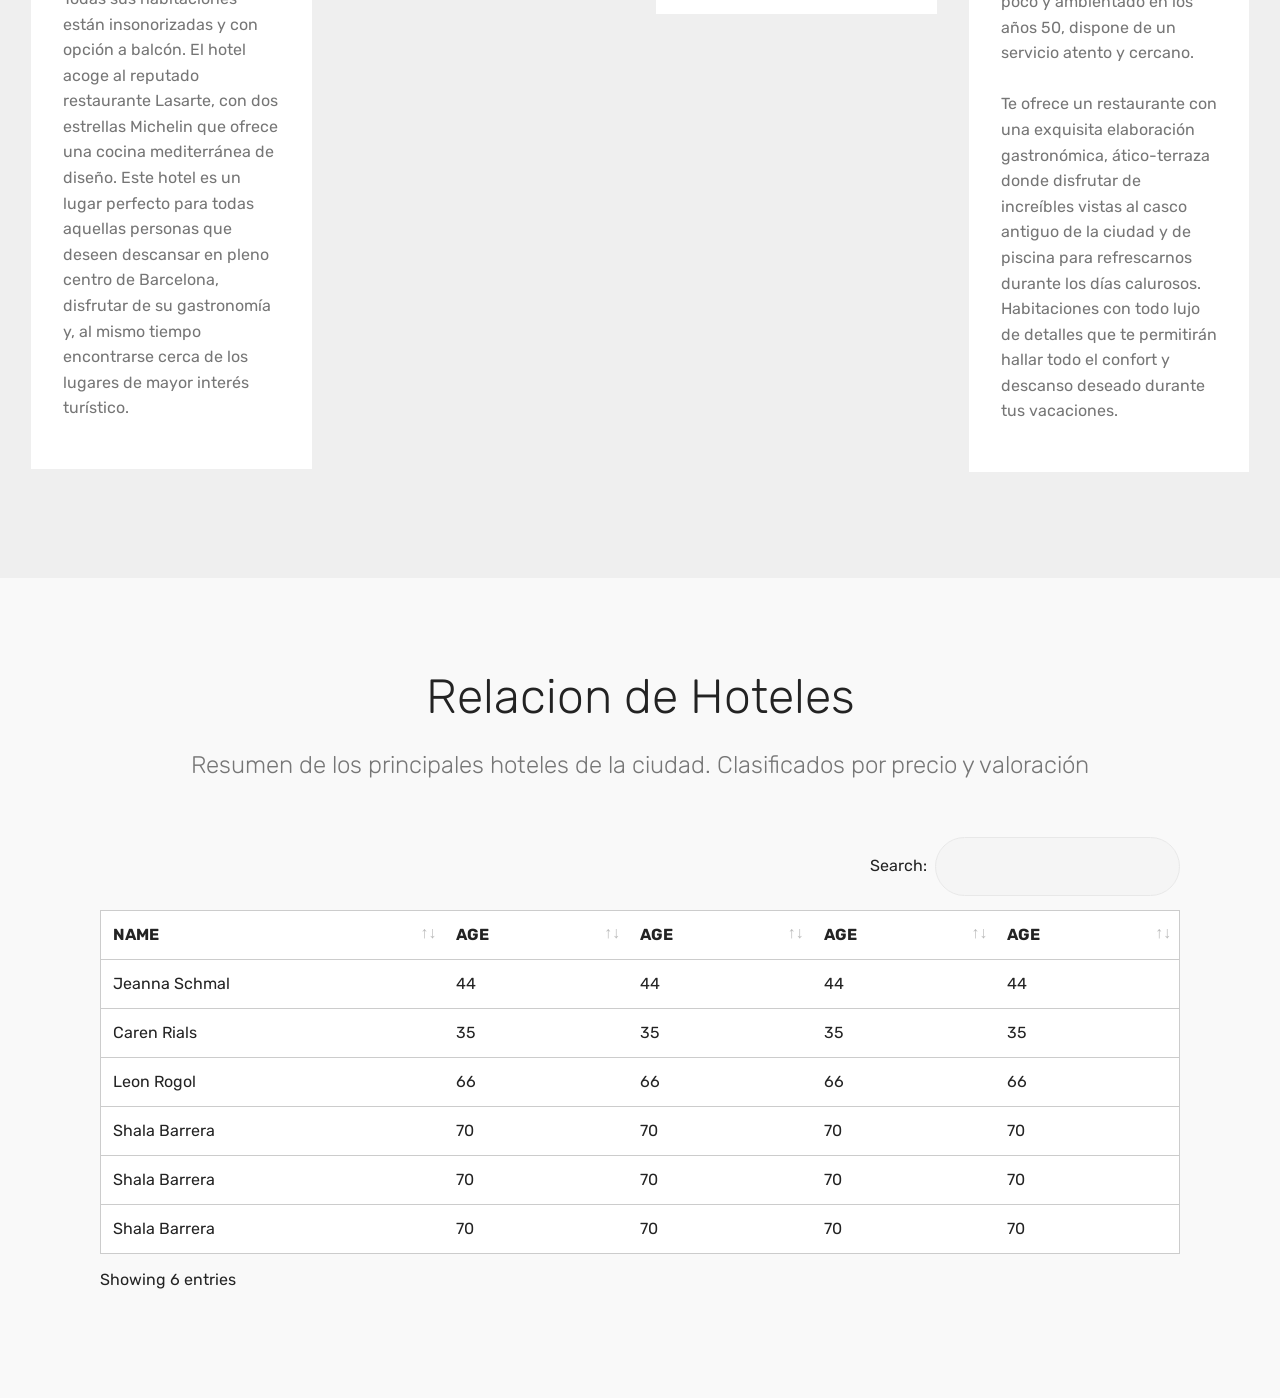
<file: target/Aplicacionweb-1.0-SNAPSHOT/hoteles.html>
<!DOCTYPE html>
<html >
<head>
  <!-- Site made with Mobirise Website Builder v4.7.6, https://mobirise.com -->
  <meta charset="UTF-8">
  <meta http-equiv="X-UA-Compatible" content="IE=edge">
  <meta name="generator" content="Mobirise v4.7.6, mobirise.com">
  <meta name="viewport" content="width=device-width, initial-scale=1, minimum-scale=1">
  <link rel="shortcut icon" href="assets/images/logo-corporativo-unir-1-122x60.jpg" type="image/x-icon">
  <meta name="description" content="Site Builder Description">
  <title>hoteles</title>
  <link rel="stylesheet" href="assets/web/assets/mobirise-icons/mobirise-icons.css">
  <link rel="stylesheet" href="assets/tether/tether.min.css">
  <link rel="stylesheet" href="assets/bootstrap/css/bootstrap.min.css">
  <link rel="stylesheet" href="assets/bootstrap/css/bootstrap-grid.min.css">
  <link rel="stylesheet" href="assets/bootstrap/css/bootstrap-reboot.min.css">
  <link rel="stylesheet" href="assets/datatables/data-tables.bootstrap4.min.css">
  <link rel="stylesheet" href="assets/theme/css/style.css">
  <link rel="stylesheet" href="assets/mobirise/css/mbr-additional.css" type="text/css">
  
  
  
</head>
<body>
  <section class="mbr-section info1 cid-qTzdVoeZ1x" id="info1-n">

    

    
    <div class="container">
        <div class="row justify-content-center content-row">
            <div class="media-container-column title col-12 col-lg-7 col-md-6">
                <h3 class="mbr-section-subtitle align-left mbr-light pb-3 mbr-fonts-style display-5">
                    Barcelona</h3>
                <h2 class="align-left mbr-bold mbr-fonts-style display-2">
                    HOTELES&nbsp;</h2>
            </div>
            <div class="media-container-column col-12 col-lg-3 col-md-4">
                <div class="mbr-section-btn align-right py-4"><a class="btn btn-primary display-4" href="contenido.html"><span class="mbri-undo mbr-iconfont mbr-iconfont-btn"></span>Volver</a></div>
            </div>
        </div>
    </div>
</section>

<section class="engine"><a href="https://mobirise.me/u">bootstrap html templates</a></section><section class="mbr-section article content1 cid-qTDcucu2Kk" id="content1-16">
    
     

    <div class="container">
        <div class="media-container-row">
            <div class="mbr-text col-12 col-md-8 mbr-fonts-style display-7"><p><strong>Barcelona es un lugar lleno de encantos y lugares donde perderse. Todo su patrimonio histórico y artístico no pasa desapercibido por sus visitantes. Esta ciudad te ofrecerá una amplia agenda cultural llena de museos, esculturas al aire libre, exposiciones, y otras actividades como: música, teatro y danza.</strong></p><p><strong>
</strong></p><div><strong>
</strong></div><div><strong>Si decides visitar esta fantástica ciudad, aquí encontrarás algunos de los mejores hoteles de lujo mejor valorados de Barcelona.</strong></div><div><strong><br></strong></div><div><strong>A continuación, los hoteles mas destacados.</strong></div><p></p></div>
        </div>
    </div>
</section>

<section class="features17 cid-qTzdqtK1IP" id="features17-k">
    
    

    
    <div class="container-fluid">
        <div class="media-container-row">
            <div class="card p-3 col-12 col-md-6 col-lg-3">
                <div class="card-wrapper">
                    <div class="card-img">
                        <img src="assets/images/monument-872x565.jpg" alt="Mobirise" title="">
                    </div>
                    <div class="card-box">
                        <h4 class="card-title pb-3 mbr-fonts-style display-7">Monument Hotel</h4>
                        <p class="mbr-text mbr-fonts-style display-7">El Monument Hotel de cinco estrellas, se sitúa en la casa de Eric Batlló, joya arquitectónica del siglo XIX.  Su emblemática arquitectura lo convierte en una opción muy interesante entre los mejores hoteles de Barcelona.
<br>
<br>Este lujoso hotel se encuentra en el Paseo de Gràcia, a cinco minutos escasos de algunas de las obras arquitectónicas de Gaudí como la Casa Batlló y La Pedrera. También está situado muy cerca de la plaza Catalunya y de las Ramblas, una de las zonas favoritas para aquellas personas que quieren alojarse en el centro de Barcelona.
<br>
<br>Todas sus habitaciones están insonorizadas y con opción a balcón. El hotel acoge al reputado restaurante Lasarte, con dos estrellas Michelin que ofrece una cocina mediterránea de diseño. Este hotel es un lugar perfecto para todas aquellas personas que deseen descansar en pleno centro de Barcelona, disfrutar de su gastronomía y, al mismo tiempo encontrarse cerca de los lugares de mayor  interés turístico.</p>
                    </div>
                </div>
            </div>

            <div class="card p-3 col-12 col-md-6 col-lg-3">
                <div class="card-wrapper">
                    <div class="card-img">
                        <img src="assets/images/palace-872x569.jpg" alt="Mobirise" title="">
                    </div>
                    <div class="card-box">
                        <h4 class="card-title pb-3 mbr-fonts-style display-7">
                            Hotel Palace GL</h4>
                        <p class="mbr-text mbr-fonts-style display-7">Entre los mejores hoteles de lujo de Barcelona encontramos al Hotel Palace por su trayectoria desde 1919. Con un servicio totalmente personalizado, este Hotel presenta un estilo neoclásico, con elegantes habitaciones, un luxury spa maya y un fabuloso restaurante con una estrella Michelin.
<br>
<br>El Hotel Palace de cinco estrellas está localizado en el Eixample, muy cerca de las Ramblas. Esta zona de gran interés cultural,  ofrece una fabulosa gama de comercios y servicios para aquellos que deseen disfrutar de las mayores comodidades en la ciudad.</p>
                    </div>
                </div>
            </div>

            <div class="card p-3 col-12 col-md-6 col-lg-3">
                <div class="card-wrapper">
                    <div class="card-img">
                        <img src="assets/images/claris-872x582.jpg" alt="Mobirise" title="">
                    </div>
                    <div class="card-box">
                        <h4 class="card-title pb-3 mbr-fonts-style display-7">
                            Claris Hotel GI</h4>
                        <p class="mbr-text mbr-fonts-style display-7">El Hotel Claris GI  se ubica en una de las mejores zonas del centro de Barcelona, cerca del conocido Paseo de Gracia y a tan sólo unos minutos de la Avenida Diagonal, la famosa Plaza Catalunya, Las Ramblas y el antiguo Barrio Gótico. Su privilegiada situación nos permitirá acceder a la actividad comercial, cultural y turística de la cosmopolita ciudad de Barcelona.
<br>
<br>Sus habitaciones diseñadas con muebles hechos a manos, disponen de motivos decorativos como obras de arte romanas, egipcias e hindúes. Con un servicio exclusivo se convierte sin duda en uno de los mejores hoteles de Barcelona.</p>
                    </div>
                </div>
            </div>

            <div class="card p-3 col-12 col-md-6 col-lg-3">
                <div class="card-wrapper">
                    <div class="card-img">
                        <img src="assets/images/wit-872x654.jpg" alt="Mobirise" title="">
                    </div>
                    <div class="card-box">
                        <h4 class="card-title pb-3 mbr-fonts-style display-7">The Wittmore Hotel</h4>
                        <p class="mbr-text mbr-fonts-style display-7">Este pequeño pero lujoso hotel de cinco estrellas se ubica en pleno centro de la “ciutat vella” de Barcelona, en el auténtico corazón de la ciudad donde historia, arquitectura, cultura y gastronomía se fusionan para convertirse en una de las localizaciones con mayor atractivo para el visitante. Es una opción excelente para alojarse en Barcelona.
<br>
<br>Este exclusivo hotel situado en la zona baja del barrio gótico nos permitirá descubrir sus alrededores para disfrutar de todo su ambiente. Nos podremos dirigir al barrio del Borne y de la Barceloneta caminando.
<br>El hotel inaugurado hace poco y ambientado en los años 50, dispone de un servicio atento y cercano.
<br>
<br>Te ofrece un restaurante con una exquisita elaboración gastronómica, ático-terraza donde disfrutar de increíbles vistas al casco antiguo de la ciudad y de piscina para refrescarnos durante los días calurosos. Habitaciones con todo lujo de detalles que te permitirán hallar todo el confort y descanso deseado durante tus vacaciones.</p>
                    </div>
                </div>
            </div>
            
            
        </div>
    </div>
</section>

<section class="section-table cid-qTzdYzCsZj" id="table1-o">

  
  
  <div class="container container-table">
      <h2 class="mbr-section-title mbr-fonts-style align-center pb-3 display-2">
          Relacion de Hoteles</h2>
      <h3 class="mbr-section-subtitle mbr-fonts-style align-center pb-5 mbr-light display-5">
            Resumen de los principales hoteles de la ciudad. Clasificados por precio y valoración</h3>
      <div class="table-wrapper">
        <div class="container">
          <div class="row search">
            <div class="col-md-6"></div>
            <div class="col-md-6">
                <div class="dataTables_filter">
                  <label class="searchInfo mbr-fonts-style display-7">Search:</label>
                  <input class="form-control input-sm" disabled="">
                </div>
            </div>
          </div>
        </div>

        <div class="container scroll">
          <table class="table isSearch" cellspacing="0">
            <thead>
              <tr class="table-heads ">
                  
                  
                  
                  
              <th class="head-item mbr-fonts-style display-7">
                      NAME</th><th class="head-item mbr-fonts-style display-7">
                      AGE</th><th class="head-item mbr-fonts-style display-7">
                      AGE</th><th class="head-item mbr-fonts-style display-7">
                      AGE</th><th class="head-item mbr-fonts-style display-7">
                      AGE</th></tr>
            </thead>

            <tbody>
              
              
              
              
            <tr> 
                
                
                
                
              <td class="body-item mbr-fonts-style display-7">Jeanna Schmal</td><td class="body-item mbr-fonts-style display-7">44</td><td class="body-item mbr-fonts-style display-7">44</td><td class="body-item mbr-fonts-style display-7">44</td><td class="body-item mbr-fonts-style display-7">44</td></tr><tr>
                
                
                
                
              <td class="body-item mbr-fonts-style display-7">Caren Rials</td><td class="body-item mbr-fonts-style display-7">35</td><td class="body-item mbr-fonts-style display-7">35</td><td class="body-item mbr-fonts-style display-7">35</td><td class="body-item mbr-fonts-style display-7">35</td></tr><tr>
                
                
                
                
              <td class="body-item mbr-fonts-style display-7">Leon Rogol</td><td class="body-item mbr-fonts-style display-7">66</td><td class="body-item mbr-fonts-style display-7">66</td><td class="body-item mbr-fonts-style display-7">66</td><td class="body-item mbr-fonts-style display-7">66</td></tr><tr>
                
                
                
                
              <td class="body-item mbr-fonts-style display-7">Shala Barrera</td><td class="body-item mbr-fonts-style display-7">70</td><td class="body-item mbr-fonts-style display-7">70</td><td class="body-item mbr-fonts-style display-7">70</td><td class="body-item mbr-fonts-style display-7">70</td></tr><tr>
                
                
                
                
              <td class="body-item mbr-fonts-style display-7">Shala Barrera</td><td class="body-item mbr-fonts-style display-7">70</td><td class="body-item mbr-fonts-style display-7">70</td><td class="body-item mbr-fonts-style display-7">70</td><td class="body-item mbr-fonts-style display-7">70</td></tr><tr>
                
                
                
                
              <td class="body-item mbr-fonts-style display-7">Shala Barrera</td><td class="body-item mbr-fonts-style display-7">70</td><td class="body-item mbr-fonts-style display-7">70</td><td class="body-item mbr-fonts-style display-7">70</td><td class="body-item mbr-fonts-style display-7">70</td></tr></tbody>
          </table>
        </div>
        <div class="container table-info-container">
          <div class="row info">
            <div class="col-md-6">
              <div class="dataTables_info mbr-fonts-style display-7">
                <span class="infoBefore">Showing</span>
                <span class="inactive infoRows"></span>
                <span class="infoAfter">entries</span>
                <span class="infoFilteredBefore">(filtered from</span>
                <span class="inactive infoRows"></span>
                <span class="infoFilteredAfter"> total entries)</span>
              </div>
            </div>
            <div class="col-md-6"></div>
          </div>
        </div>
      </div>
    </div>
</section>


  <script src="assets/web/assets/jquery/jquery.min.js"></script>
  <script src="assets/popper/popper.min.js"></script>
  <script src="assets/tether/tether.min.js"></script>
  <script src="assets/bootstrap/js/bootstrap.min.js"></script>
  <script src="assets/smoothscroll/smooth-scroll.js"></script>
  <script src="assets/datatables/jquery.data-tables.min.js"></script>
  <script src="assets/datatables/data-tables.bootstrap4.min.js"></script>
  <script src="assets/theme/js/script.js"></script>
  
  
</body>
</html>
</file>
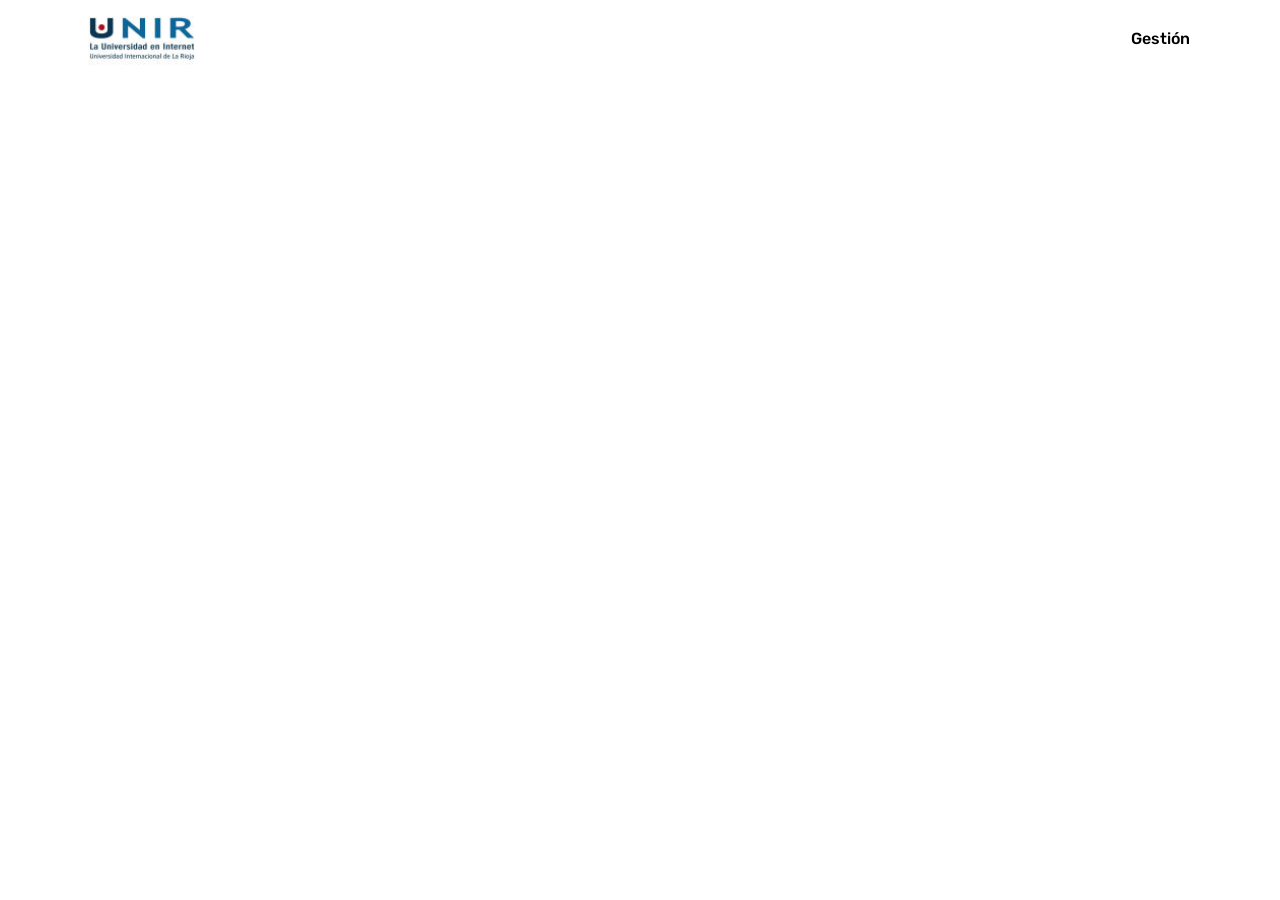
<file: target/Aplicacionweb-1.0-SNAPSHOT/registro.html>
<!DOCTYPE html>
<html >
<head>
  <!-- Site made with Mobirise Website Builder v4.7.6, https://mobirise.com -->
  <meta charset="UTF-8">
  <meta http-equiv="X-UA-Compatible" content="IE=edge">
  <meta name="generator" content="Mobirise v4.7.6, mobirise.com">
  <meta name="viewport" content="width=device-width, initial-scale=1, minimum-scale=1">
  <link rel="shortcut icon" href="assets/images/logo-corporativo-unir-1-122x60.jpg" type="image/x-icon">
  <meta name="description" content="Website Maker Description">
  <title>registro</title>
  <link rel="stylesheet" href="assets/web/assets/mobirise-icons/mobirise-icons.css">
  <link rel="stylesheet" href="assets/tether/tether.min.css">
  <link rel="stylesheet" href="assets/bootstrap/css/bootstrap.min.css">
  <link rel="stylesheet" href="assets/bootstrap/css/bootstrap-grid.min.css">
  <link rel="stylesheet" href="assets/bootstrap/css/bootstrap-reboot.min.css">
  <link rel="stylesheet" href="assets/dropdown/css/style.css">
  <link rel="stylesheet" href="assets/theme/css/style.css">
  <link rel="stylesheet" href="assets/mobirise/css/mbr-additional.css" type="text/css">
  
  
  
</head>
<body>
  <section class="menu cid-qTzq6lEpf1" once="menu" id="menu2-12">

    

    <nav class="navbar navbar-expand beta-menu navbar-dropdown align-items-center navbar-toggleable-sm">
        <button class="navbar-toggler navbar-toggler-right" type="button" data-toggle="collapse" data-target="#navbarSupportedContent" aria-controls="navbarSupportedContent" aria-expanded="false" aria-label="Toggle navigation">
            <div class="hamburger">
                <span></span>
                <span></span>
                <span></span>
                <span></span>
            </div>
        </button>
        <div class="menu-logo">
            <div class="navbar-brand">
                <span class="navbar-logo">
                    <a href="index.html">
                        <img src="assets/images/logo-corporativo-unir-1-122x60.jpg" alt="Mobirise" title="" style="height: 3.8rem;">
                    </a>
                </span>
                
            </div>
        </div>
        <div class="collapse navbar-collapse" id="navbarSupportedContent">
            <ul class="navbar-nav nav-dropdown nav-right" data-app-modern-menu="true"><li class="nav-item">
                    <a class="nav-link link text-black display-4" href="index.html">Gestión</a>
                </li></ul>
            
        </div>
    </nav>
</section>

<section class="engine"><a href="https://mobirise.me/j">website templates</a></section><section class="menu cid-qTzqbeYuvr" once="menu" id="menu2-13">

    

    <nav class="navbar navbar-expand beta-menu navbar-dropdown align-items-center navbar-toggleable-sm">
        <button class="navbar-toggler navbar-toggler-right" type="button" data-toggle="collapse" data-target="#navbarSupportedContent" aria-controls="navbarSupportedContent" aria-expanded="false" aria-label="Toggle navigation">
            <div class="hamburger">
                <span></span>
                <span></span>
                <span></span>
                <span></span>
            </div>
        </button>
        <div class="menu-logo">
            <div class="navbar-brand">
                <span class="navbar-logo">
                    <a href="index.html">
                        <img src="assets/images/logo-corporativo-unir-1-122x60.jpg" alt="Mobirise" title="" style="height: 3.8rem;">
                    </a>
                </span>
                
            </div>
        </div>
        <div class="collapse navbar-collapse" id="navbarSupportedContent">
            <ul class="navbar-nav nav-dropdown nav-right" data-app-modern-menu="true"><li class="nav-item">
                    <a class="nav-link link text-black display-4" href="index.html">Gestión</a>
                </li></ul>
            
        </div>
    </nav>
</section>

<section class="menu cid-qTxo0YoYUb" once="menu" id="menu2-14">

    

    <nav class="navbar navbar-expand beta-menu navbar-dropdown align-items-center navbar-toggleable-sm">
        <button class="navbar-toggler navbar-toggler-right" type="button" data-toggle="collapse" data-target="#navbarSupportedContent" aria-controls="navbarSupportedContent" aria-expanded="false" aria-label="Toggle navigation">
            <div class="hamburger">
                <span></span>
                <span></span>
                <span></span>
                <span></span>
            </div>
        </button>
        <div class="menu-logo">
            <div class="navbar-brand">
                <span class="navbar-logo">
                    <a href="index.html">
                        <img src="assets/images/logo-corporativo-unir-1-122x60.jpg" alt="Mobirise" title="" style="height: 3.8rem;">
                    </a>
                </span>
                
            </div>
        </div>
        <div class="collapse navbar-collapse" id="navbarSupportedContent">
            <ul class="navbar-nav nav-dropdown nav-right" data-app-modern-menu="true"><li class="nav-item">
                    <a class="nav-link link text-black display-4" href="index.html">Gestión</a>
                </li></ul>
            
        </div>
    </nav>
</section>

<section class="menu cid-qTzqpc4I3r" once="menu" id="menu2-15">

    

    <nav class="navbar navbar-expand beta-menu navbar-dropdown align-items-center navbar-toggleable-sm">
        <button class="navbar-toggler navbar-toggler-right" type="button" data-toggle="collapse" data-target="#navbarSupportedContent" aria-controls="navbarSupportedContent" aria-expanded="false" aria-label="Toggle navigation">
            <div class="hamburger">
                <span></span>
                <span></span>
                <span></span>
                <span></span>
            </div>
        </button>
        <div class="menu-logo">
            <div class="navbar-brand">
                <span class="navbar-logo">
                    <a href="index.html">
                        <img src="assets/images/logo-corporativo-unir-1-122x60.jpg" alt="Mobirise" title="" style="height: 3.8rem;">
                    </a>
                </span>
                
            </div>
        </div>
        <div class="collapse navbar-collapse" id="navbarSupportedContent">
            <ul class="navbar-nav nav-dropdown nav-right" data-app-modern-menu="true"><li class="nav-item">
                    <a class="nav-link link text-black display-4" href="index.html">Gestión</a>
                </li></ul>
            
        </div>
    </nav>
</section>


  <script src="assets/web/assets/jquery/jquery.min.js"></script>
  <script src="assets/popper/popper.min.js"></script>
  <script src="assets/tether/tether.min.js"></script>
  <script src="assets/bootstrap/js/bootstrap.min.js"></script>
  <script src="assets/smoothscroll/smooth-scroll.js"></script>
  <script src="assets/dropdown/js/script.min.js"></script>
  <script src="assets/touchswipe/jquery.touch-swipe.min.js"></script>
  <script src="assets/theme/js/script.js"></script>
  
  
</body>
</html>
</file>
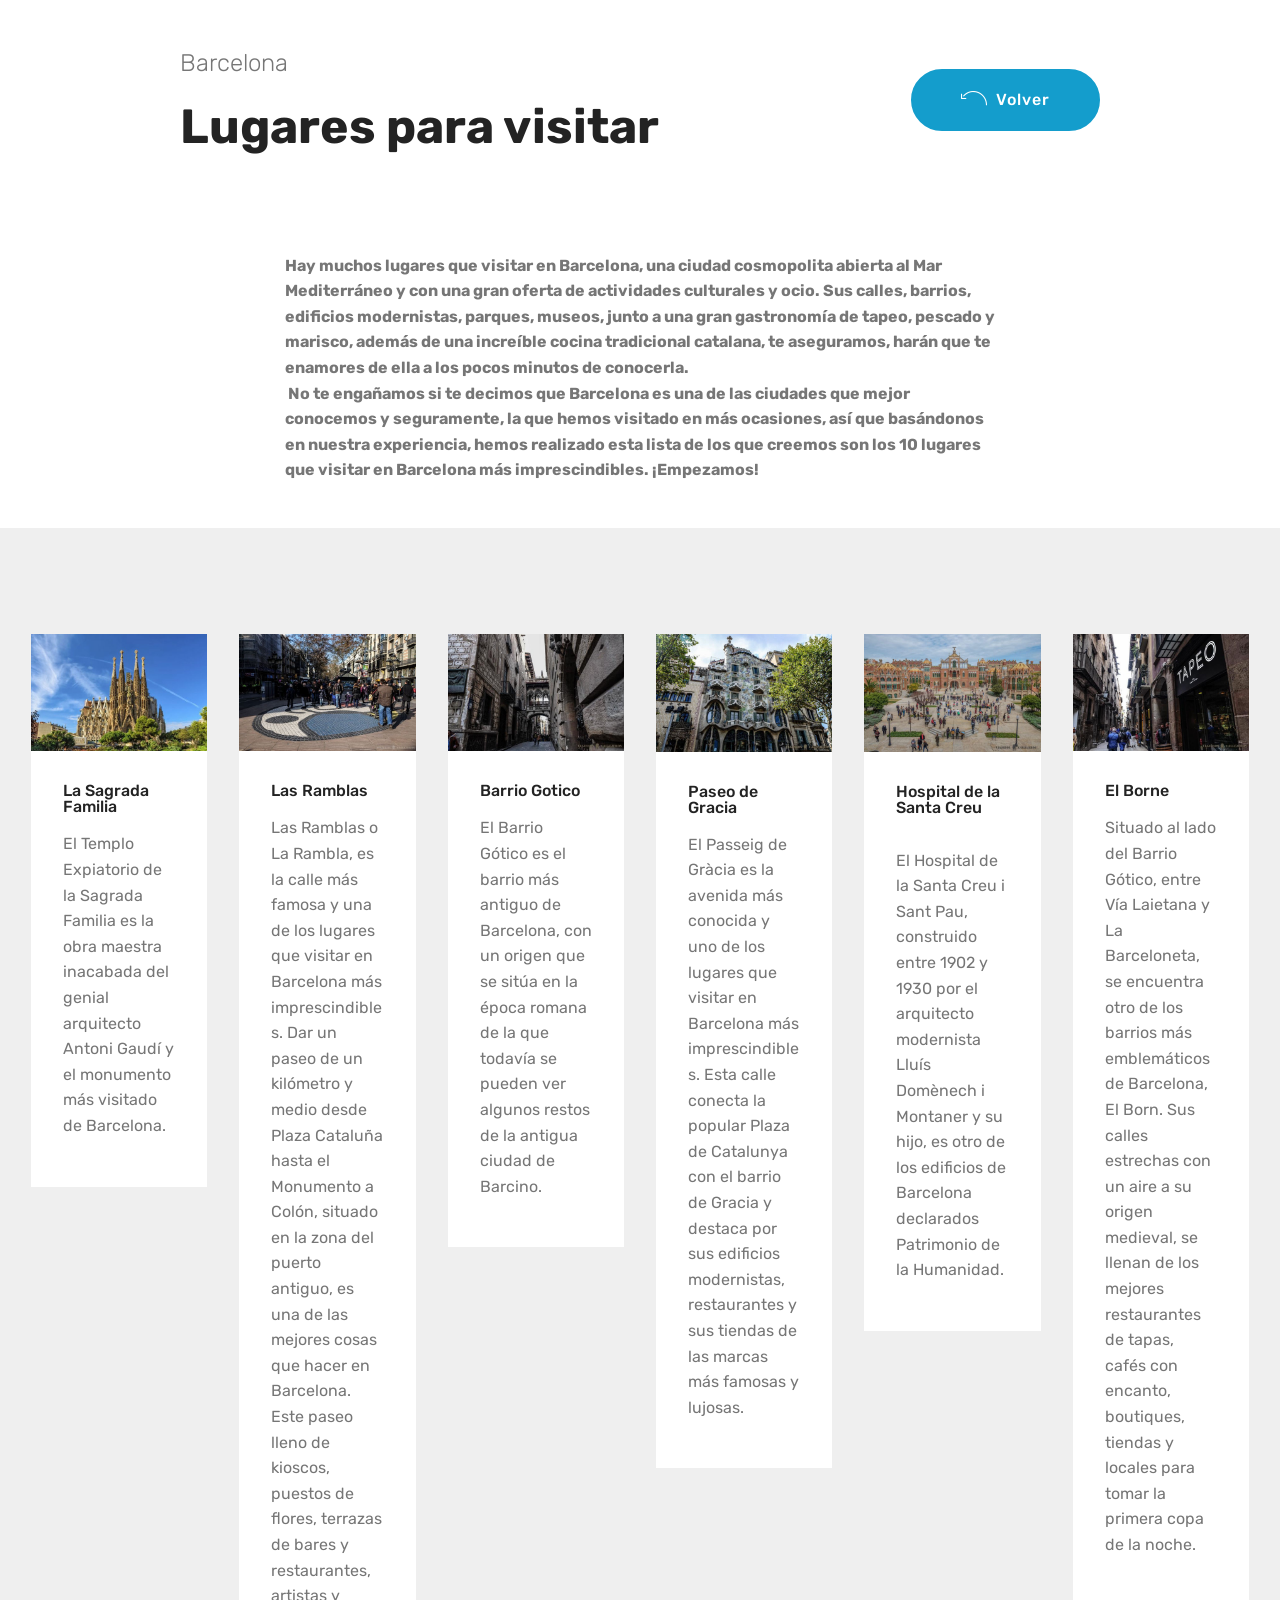
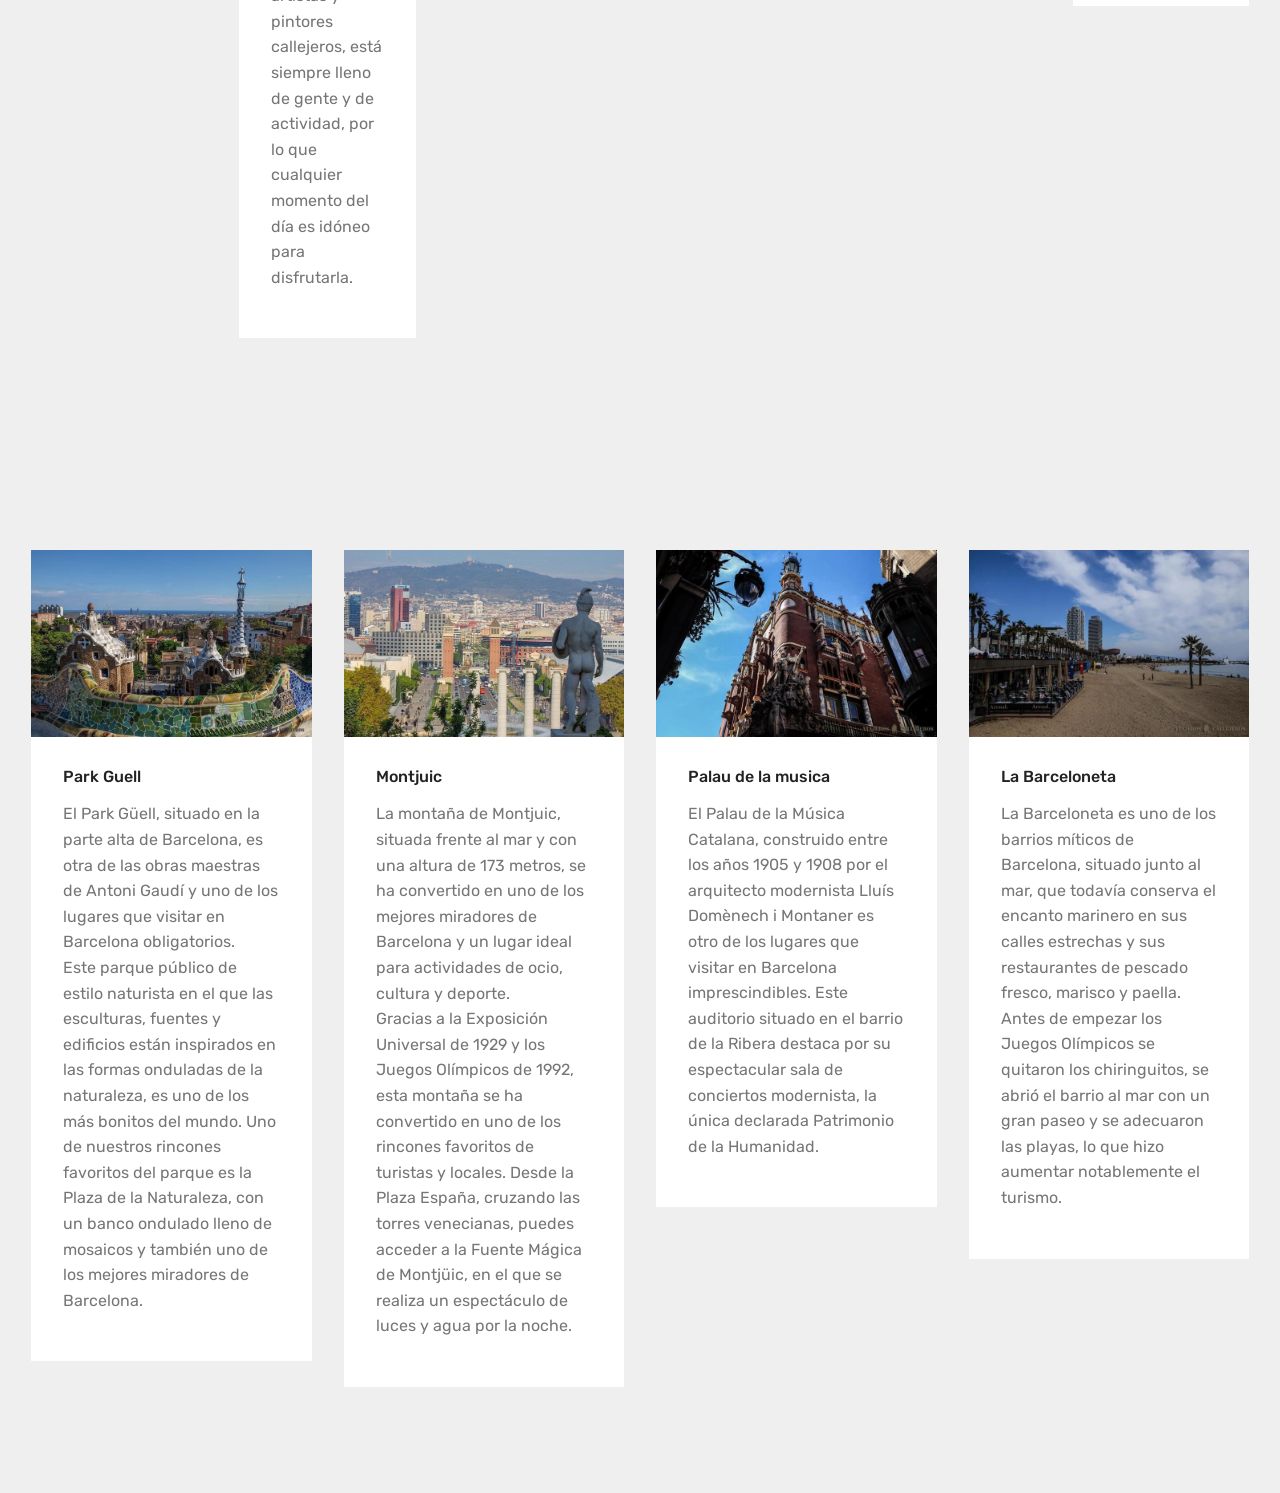
<file: target/Aplicacionweb-1.0-SNAPSHOT/visitar.html>
<!DOCTYPE html>
<html >
<head>
  <!-- Site made with Mobirise Website Builder v4.7.6, https://mobirise.com -->
  <meta charset="UTF-8">
  <meta http-equiv="X-UA-Compatible" content="IE=edge">
  <meta name="generator" content="Mobirise v4.7.6, mobirise.com">
  <meta name="viewport" content="width=device-width, initial-scale=1, minimum-scale=1">
  <link rel="shortcut icon" href="assets/images/logo-corporativo-unir-1-122x60.jpg" type="image/x-icon">
  <meta name="description" content="Website Builder Description">
  <title>visitar</title>
  <link rel="stylesheet" href="assets/web/assets/mobirise-icons/mobirise-icons.css">
  <link rel="stylesheet" href="assets/tether/tether.min.css">
  <link rel="stylesheet" href="assets/bootstrap/css/bootstrap.min.css">
  <link rel="stylesheet" href="assets/bootstrap/css/bootstrap-grid.min.css">
  <link rel="stylesheet" href="assets/bootstrap/css/bootstrap-reboot.min.css">
  <link rel="stylesheet" href="assets/theme/css/style.css">
  <link rel="stylesheet" href="assets/mobirise/css/mbr-additional.css" type="text/css">
  
  
  
</head>
<body>
  <section class="mbr-section info1 cid-qTzeGlJww5" id="info1-p">

    

    
    <div class="container">
        <div class="row justify-content-center content-row">
            <div class="media-container-column title col-12 col-lg-7 col-md-6">
                <h3 class="mbr-section-subtitle align-left mbr-light pb-3 mbr-fonts-style display-5">
                    Barcelona</h3>
                <h2 class="align-left mbr-bold mbr-fonts-style display-2">
                    Lugares para visitar</h2>
            </div>
            <div class="media-container-column col-12 col-lg-3 col-md-4">
                <div class="mbr-section-btn align-right py-4"><a class="btn btn-primary display-4" href="contenido.html"><span class="mbri-undo mbr-iconfont mbr-iconfont-btn"></span>Volver</a></div>
            </div>
        </div>
    </div>
</section>

<section class="engine"><a href="https://mobirise.me/c">site builder</a></section><section class="mbr-section article content1 cid-qTzfkqR4HE" id="content1-q">
    
     

    <div class="container">
        <div class="media-container-row">
            <div class="mbr-text col-12 col-md-8 mbr-fonts-style display-7"><strong>Hay muchos lugares que visitar en Barcelona, una ciudad cosmopolita abierta al Mar Mediterráneo y con una gran oferta de actividades culturales y ocio. Sus calles, barrios, edificios modernistas, parques, museos, junto a una gran gastronomía de tapeo, pescado y marisco, además de una increíble cocina tradicional catalana, te aseguramos, harán que te enamores de ella a los pocos minutos de conocerla.
</strong><div><strong>&nbsp;No te engañamos si te decimos que Barcelona es una de las ciudades que mejor conocemos y seguramente, la que hemos visitado en más ocasiones, así que basándonos en nuestra experiencia, hemos realizado esta lista de los que creemos son los 10 lugares que visitar en Barcelona más imprescindibles. ¡Empezamos!</strong></div></div>
        </div>
    </div>
</section>

<section class="features17 cid-qTzfFHG1cZ" id="features17-r">
    
    

    
    <div class="container-fluid">
        <div class="media-container-row">
            <div class="card p-3 col-12 col-md-6 col-lg-2">
                <div class="card-wrapper">
                    <div class="card-img">
                        <img src="assets/images/sagradafamilia-560x373.jpg" alt="Mobirise" title="">
                    </div>
                    <div class="card-box">
                        <h4 class="card-title pb-3 mbr-fonts-style display-7">
                            La Sagrada Familia</h4>
                        <p class="mbr-text mbr-fonts-style display-7">
                            El Templo Expiatorio de la Sagrada Familia es la obra maestra inacabada del genial arquitecto Antoni Gaudí y el monumento más visitado de Barcelona.
                        </p>
                    </div>
                </div>
            </div>

            <div class="card p-3 col-12 col-md-6 col-lg-2">
                <div class="card-wrapper">
                    <div class="card-img">
                        <img src="assets/images/las-ramblas-560x373.jpg" alt="Mobirise" title="">
                    </div>
                    <div class="card-box">
                        <h4 class="card-title pb-3 mbr-fonts-style display-7">
                            Las Ramblas</h4>
                        <p class="mbr-text mbr-fonts-style display-7">Las Ramblas o La Rambla, es la calle más famosa y una de los lugares que visitar en Barcelona más imprescindibles. Dar un paseo de un kilómetro y medio desde Plaza Cataluña hasta el Monumento a Colón, situado en la zona del puerto antiguo, es una de las mejores cosas que hacer en Barcelona.
<br> Este paseo lleno de kioscos, puestos de flores, terrazas de bares y restaurantes, artistas y pintores callejeros, está siempre lleno de gente y de actividad, por lo que cualquier momento del día es idóneo para disfrutarla.</p>
                    </div>
                </div>
            </div>

            <div class="card p-3 col-12 col-md-6 col-lg-2">
                <div class="card-wrapper">
                    <div class="card-img">
                        <img src="assets/images/barrio-gotico-560x373.jpg" alt="Mobirise" title="">
                    </div>
                    <div class="card-box">
                        <h4 class="card-title pb-3 mbr-fonts-style display-7">
                            Barrio Gotico</h4>
                        <p class="mbr-text mbr-fonts-style display-7">
                            El Barrio Gótico es el barrio más antiguo de Barcelona, con un origen que se sitúa en la época romana de la que todavía se pueden ver algunos restos de la antigua ciudad de Barcino.
                        </p>
                    </div>
                </div>
            </div>

            <div class="card p-3 col-12 col-md-6 col-lg-2">
                <div class="card-wrapper">
                    <div class="card-img">
                        <img src="assets/images/casa-batllo-560x374.jpg" alt="Mobirise" title="">
                    </div>
                    <div class="card-box">
                        <h4 class="card-title pb-3 mbr-fonts-style display-7">
                            Paseo de Gracia</h4>
                        <p class="mbr-text mbr-fonts-style display-7">
                           El Passeig de Gràcia es la avenida más conocida y uno de los lugares que visitar en Barcelona más imprescindibles. Esta calle conecta la popular Plaza de Catalunya con el barrio de Gracia y destaca por sus edificios modernistas, restaurantes y sus tiendas de las marcas más famosas y lujosas.
                        </p>
                    </div>
                </div>
            </div>
            <div class="card p-3 col-12 col-md-6 col-lg-2">
                <div class="card-wrapper">
                    <div class="card-img">
                        <img src="assets/images/hospital-sant-pau-560x374.jpg" alt="Mobirise" title="">
                    </div>
                    <div class="card-box">
                        <h4 class="card-title pb-3 mbr-fonts-style display-7"><p>Hospital de la Santa Creu&nbsp;&nbsp;</p></h4>
                        <p class="mbr-text mbr-fonts-style display-7">
                            El Hospital de la Santa Creu i Sant Pau, construido entre 1902 y 1930 por el arquitecto modernista Lluís Domènech i Montaner y su hijo, es otro de los edificios de Barcelona declarados Patrimonio de la Humanidad.
                        </p>
                    </div>
                </div>
            </div>
            <div class="card p-3 col-12 col-md-6 col-lg-2">
                <div class="card-wrapper">
                    <div class="card-img">
                        <img src="assets/images/el-born-560x373.jpg" alt="Mobirise" title="">
                    </div>
                    <div class="card-box">
                        <h4 class="card-title pb-3 mbr-fonts-style display-7">
                            El Borne</h4>
                        <p class="mbr-text mbr-fonts-style display-7">
                            Situado al lado del Barrio Gótico, entre Vía Laietana y La Barceloneta, se encuentra otro de los barrios más emblemáticos de Barcelona, El Born. Sus calles estrechas con un aire a su origen medieval, se llenan de los mejores restaurantes de tapas, cafés con encanto, boutiques, tiendas y locales para tomar la primera copa de la noche.
                        </p>
                    </div>
                </div>
            </div>
        </div>
    </div>
</section>

<section class="features17 cid-qTzhQl8baB" id="features17-t">
    
    

    
    <div class="container-fluid">
        <div class="media-container-row">
            <div class="card p-3 col-12 col-md-6 col-lg-3">
                <div class="card-wrapper">
                    <div class="card-img">
                        <img src="assets/images/park-guell-700x467.jpg" alt="Mobirise" title="">
                    </div>
                    <div class="card-box">
                        <h4 class="card-title pb-3 mbr-fonts-style display-7">
                            Park Guell</h4>
                        <p class="mbr-text mbr-fonts-style display-7">El Park Güell, situado en la parte alta de Barcelona, es otra de las obras maestras de Antoni Gaudí y uno de los lugares que visitar en Barcelona obligatorios.
<br> Este parque público de estilo naturista en el que las esculturas, fuentes y edificios están inspirados en las formas onduladas de la naturaleza, es uno de los más bonitos del mundo. Uno de nuestros rincones favoritos del parque es la Plaza de la Naturaleza, con un banco ondulado lleno de mosaicos y también uno de los mejores miradores de Barcelona.</p>
                    </div>
                </div>
            </div>

            <div class="card p-3 col-12 col-md-6 col-lg-3">
                <div class="card-wrapper">
                    <div class="card-img">
                        <img src="assets/images/montjuic-700x467.jpg" alt="Mobirise" title="">
                    </div>
                    <div class="card-box">
                        <h4 class="card-title pb-3 mbr-fonts-style display-7">
                            Montjuic</h4>
                        <p class="mbr-text mbr-fonts-style display-7">La montaña de Montjuic, situada frente al mar y con una altura de 173 metros, se ha convertido en uno de los mejores miradores de Barcelona y un lugar ideal para actividades de ocio, cultura y deporte.
<br> Gracias a la Exposición Universal de 1929 y los Juegos Olímpicos de 1992, esta montaña se ha convertido en uno de los rincones favoritos de turistas y locales. Desde la Plaza España, cruzando las torres venecianas, puedes acceder a la Fuente Mágica de Montjüic, en el que se realiza un espectáculo de luces y agua por la noche.</p>
                    </div>
                </div>
            </div>

            <div class="card p-3 col-12 col-md-6 col-lg-3">
                <div class="card-wrapper">
                    <div class="card-img">
                        <img src="assets/images/palau-musica-catalana-700x466.jpg" alt="Mobirise" title="">
                    </div>
                    <div class="card-box">
                        <h4 class="card-title pb-3 mbr-fonts-style display-7">
                            Palau de la musica</h4>
                        <p class="mbr-text mbr-fonts-style display-7">
                            El Palau de la Música Catalana, construido entre los años 1905 y 1908 por el arquitecto modernista Lluís Domènech i Montaner es otro de los lugares que visitar en Barcelona imprescindibles. Este auditorio situado en el barrio de la Ribera destaca por su espectacular sala de conciertos modernista, la única declarada Patrimonio de la Humanidad.
                        </p>
                    </div>
                </div>
            </div>

            <div class="card p-3 col-12 col-md-6 col-lg-3">
                <div class="card-wrapper">
                    <div class="card-img">
                        <img src="assets/images/la-barceloneta-700x466.jpg" alt="Mobirise" title="">
                    </div>
                    <div class="card-box">
                        <h4 class="card-title pb-3 mbr-fonts-style display-7">La Barceloneta</h4>
                        <p class="mbr-text mbr-fonts-style display-7">
                           La Barceloneta es uno de los barrios míticos de Barcelona, situado junto al mar, que todavía conserva el encanto marinero en sus calles estrechas y sus restaurantes de pescado fresco, marisco y paella. Antes de empezar los Juegos Olímpicos se quitaron los chiringuitos, se abrió el barrio al mar con un gran paseo y se adecuaron las playas, lo que hizo aumentar notablemente el turismo.
                        </p>
                    </div>
                </div>
            </div>
            
            
        </div>
    </div>
</section>


  <script src="assets/web/assets/jquery/jquery.min.js"></script>
  <script src="assets/popper/popper.min.js"></script>
  <script src="assets/tether/tether.min.js"></script>
  <script src="assets/bootstrap/js/bootstrap.min.js"></script>
  <script src="assets/smoothscroll/smooth-scroll.js"></script>
  <script src="assets/theme/js/script.js"></script>
  
  
</body>
</html>
</file>
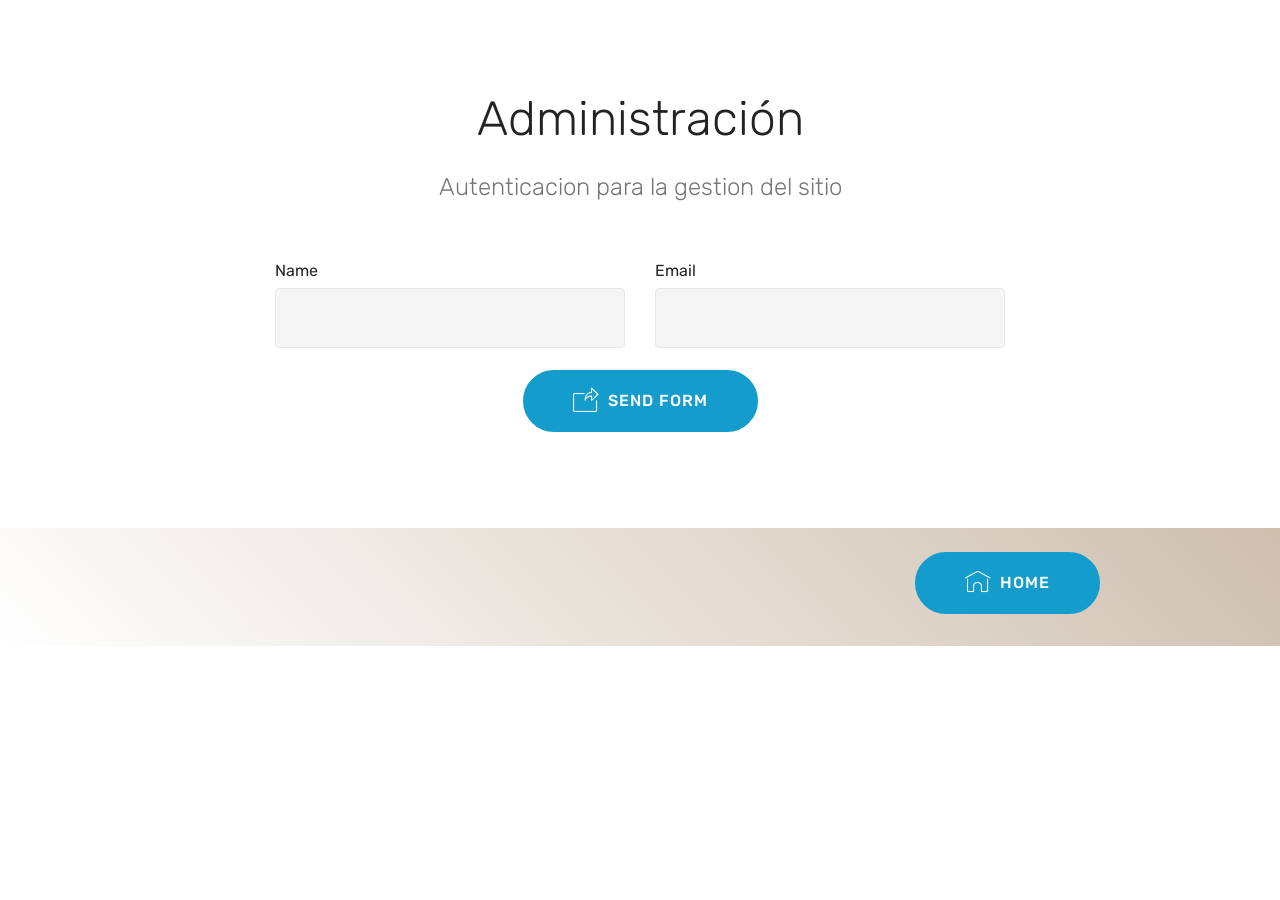
<file: src/main/webapp/administra.html>
<!DOCTYPE html>
<html >
<head>
  <!-- Site made with Mobirise Website Builder v4.7.6, https://mobirise.com -->
  <meta charset="UTF-8">
  <meta http-equiv="X-UA-Compatible" content="IE=edge">
  <meta name="generator" content="Mobirise v4.7.6, mobirise.com">
  <meta name="viewport" content="width=device-width, initial-scale=1, minimum-scale=1">
  <link rel="shortcut icon" href="assets/images/logo-corporativo-unir-1-248x123.jpg" type="image/x-icon">
  <meta name="description" content="Website Builder Description">
  <title>administra</title>
  <link rel="stylesheet" href="assets/web/assets/mobirise-icons/mobirise-icons.css">
  <link rel="stylesheet" href="assets/tether/tether.min.css">
  <link rel="stylesheet" href="assets/bootstrap/css/bootstrap.min.css">
  <link rel="stylesheet" href="assets/bootstrap/css/bootstrap-grid.min.css">
  <link rel="stylesheet" href="assets/bootstrap/css/bootstrap-reboot.min.css">
  <link rel="stylesheet" href="assets/theme/css/style.css">
  <link rel="stylesheet" href="assets/mobirise/css/mbr-additional.css" type="text/css">
  
  
  
</head>
<body>
  <section class="mbr-section form1 cid-qTmgMmeKUG" id="form1-c">

    

    
    <div class="container">
        <div class="row justify-content-center">
            <div class="title col-12 col-lg-8">
                <h2 class="mbr-section-title align-center pb-3 mbr-fonts-style display-2">
                    Administración</h2>
                <h3 class="mbr-section-subtitle align-center mbr-light pb-3 mbr-fonts-style display-5">
                    Autenticacion para la gestion del sitio</h3>
            </div>
        </div>
    </div>
    <div class="container">
        <div class="row justify-content-center">
            <div class="media-container-column col-lg-8" data-form-type="formoid">
                    <div data-form-alert="" hidden="">GRACIAS</div>
            
                    <form class="mbr-form" action="https://mobirise.com/" method="post" data-form-title="Mobirise Form"><input type="hidden" name="email" data-form-email="true" value="OJ7wrDB0K7KNXN2bFSFrQr6Y6xrfnzUsycail8SAXbBxtVkd8iuX3+yr+pc6CNy6s1vw8pXOjhr8yxtEdOBCcemNLUVQqb60rGHjK5i3SUtREI+2HcYEP3ahNOCPs9+A" data-form-field="Email">
                        <div class="row row-sm-offset">
                            <div class="col-md-4 multi-horizontal" data-for="name">
                                <div class="form-group">
                                    <label class="form-control-label mbr-fonts-style display-7" for="name-form1-c">Name</label>
                                    <input type="text" class="form-control" name="name" data-form-field="Name" required="" id="name-form1-c">
                                </div>
                            </div>
                            <div class="col-md-4 multi-horizontal" data-for="email">
                                <div class="form-group">
                                    <label class="form-control-label mbr-fonts-style display-7" for="email-form1-c">Email</label>
                                    <input type="email" class="form-control" name="email" data-form-field="Email" required="" id="email-form1-c">
                                </div>
                            </div>
                            
                        </div>
                        
            
                        <span class="input-group-btn"><button href="" type="submit" class="btn btn-primary btn-form display-4"><span class="mbri-share mbr-iconfont mbr-iconfont-btn"></span>SEND FORM</button></span>
                    </form>
            </div>
        </div>
    </div>
</section>

<section class="engine"><a href="https://mobirise.me/v">html templates</a></section><section class="mbr-section info1 cid-qXdPMbOftx" id="info1-1a">

    

    
    <div class="container">
        <div class="row justify-content-center content-row">
            <div class="media-container-column title col-12 col-lg-7 col-md-6">
                
                
            </div>
            <div class="media-container-column col-12 col-lg-3 col-md-4">
                <div class="mbr-section-btn align-right py-4"><a class="btn btn-primary display-4" href="index.html"><span class="mbri-home mbr-iconfont mbr-iconfont-btn"></span>HOME</a></div>
            </div>
        </div>
    </div>
</section>


  <script src="assets/web/assets/jquery/jquery.min.js"></script>
  <script src="assets/popper/popper.min.js"></script>
  <script src="assets/tether/tether.min.js"></script>
  <script src="assets/bootstrap/js/bootstrap.min.js"></script>
  <script src="assets/smoothscroll/smooth-scroll.js"></script>
  <script src="assets/theme/js/script.js"></script>
  <script src="assets/formoid/formoid.min.js"></script>
  
  
</body>
</html>
</file>
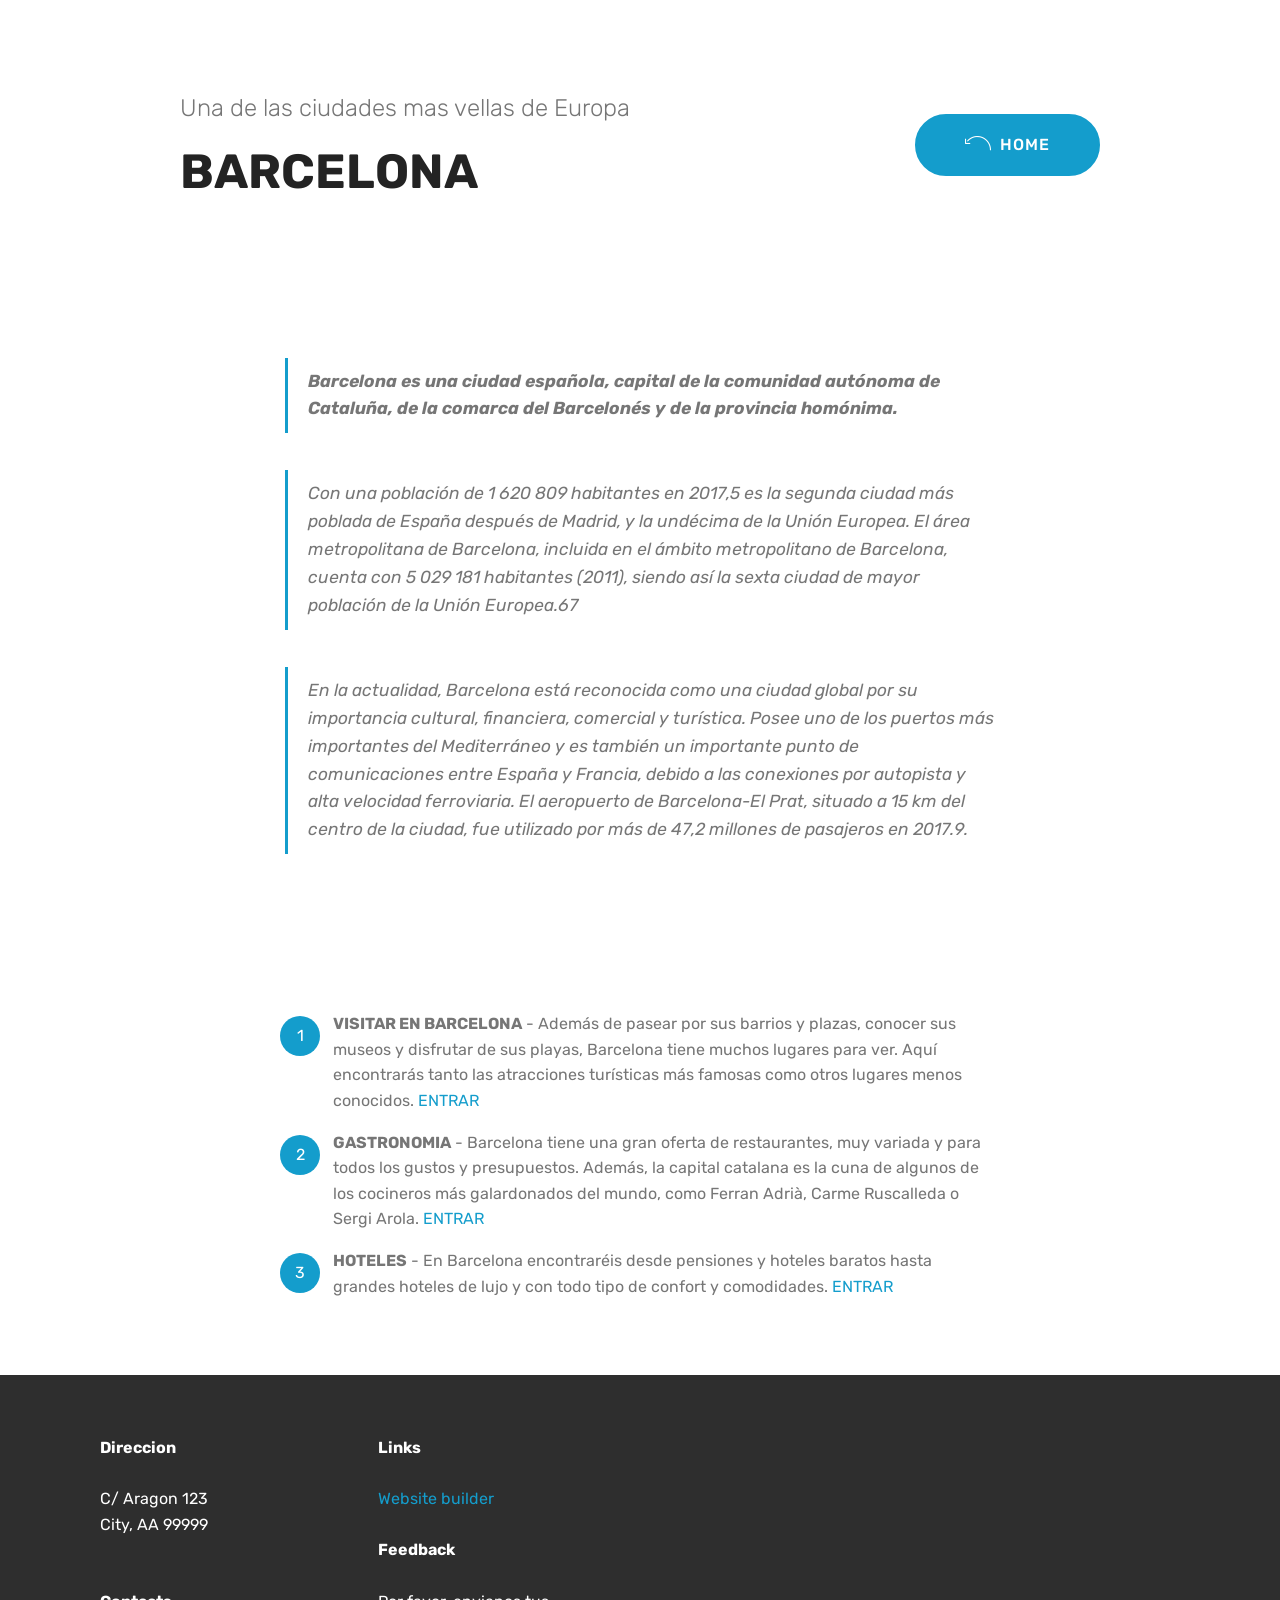
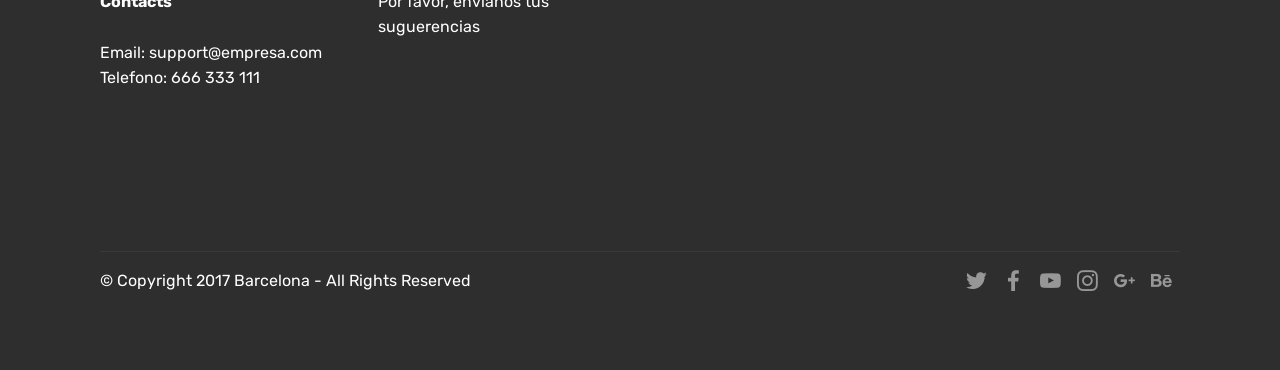
<file: src/main/webapp/contenido.html>
<!DOCTYPE html>
<html >
<head>
  <!-- Site made with Mobirise Website Builder v4.7.6, https://mobirise.com -->
  <meta charset="UTF-8">
  <meta http-equiv="X-UA-Compatible" content="IE=edge">
  <meta name="generator" content="Mobirise v4.7.6, mobirise.com">
  <meta name="viewport" content="width=device-width, initial-scale=1, minimum-scale=1">
  <link rel="shortcut icon" href="assets/images/logo-corporativo-unir-1-248x123.jpg" type="image/x-icon">
  <meta name="description" content="Web Site Builder Description">
  <title>contenido</title>
  <link rel="stylesheet" href="assets/web/assets/mobirise-icons/mobirise-icons.css">
  <link rel="stylesheet" href="assets/tether/tether.min.css">
  <link rel="stylesheet" href="assets/bootstrap/css/bootstrap.min.css">
  <link rel="stylesheet" href="assets/bootstrap/css/bootstrap-grid.min.css">
  <link rel="stylesheet" href="assets/bootstrap/css/bootstrap-reboot.min.css">
  <link rel="stylesheet" href="assets/socicon/css/styles.css">
  <link rel="stylesheet" href="assets/theme/css/style.css">
  <link rel="stylesheet" href="assets/mobirise/css/mbr-additional.css" type="text/css">
  
  
  
</head>
<body>
  <section class="mbr-section info1 cid-qTm78V4ibo" id="info1-7">

    

    
    <div class="container">
        <div class="row justify-content-center content-row">
            <div class="media-container-column title col-12 col-lg-7 col-md-6">
                <h3 class="mbr-section-subtitle align-left mbr-light pb-3 mbr-fonts-style display-5">
                    Una de las ciudades mas vellas de Europa</h3>
                <h2 class="align-left mbr-bold mbr-fonts-style display-2">
                    BARCELONA</h2>
            </div>
            <div class="media-container-column col-12 col-lg-3 col-md-4">
                <div class="mbr-section-btn align-right py-4"><a class="btn btn-primary display-4" href="index.html"><span class="mbri-undo mbr-iconfont mbr-iconfont-btn"></span>HOME</a></div>
            </div>
        </div>
    </div>
</section>

<section class="engine"><a href="https://mobirise.me/v">html templates</a></section><section class="mbr-section article content1 cid-qTlXYbRozo" id="content2-4">

     

    <div class="container">
        <div class="media-container-row">
            <div class="mbr-text col-12 col-md-8 mbr-fonts-style display-7">
                <blockquote><strong>Barcelona es una ciudad española, capital de la comunidad autónoma de Cataluña, de la comarca del Barcelonés y de la provincia homónima.
</strong></blockquote><blockquote><span style="font-size: 1.09rem;">Con una población de 1 620 809 habitantes en 2017,5​ es la segunda ciudad más poblada de España después de Madrid, y la undécima de la Unión Europea. El área metropolitana de Barcelona, incluida en el ámbito metropolitano de Barcelona, cuenta con 5 029 181 habitantes (2011), siendo así la sexta ciudad de mayor población de la Unión Europea.6​7​&nbsp;</span></blockquote><blockquote><span style="font-size: 1.09rem;">En la actualidad, Barcelona está reconocida como una ciudad global por su importancia cultural, financiera, comercial y turística. Posee uno de los puertos más importantes del Mediterráneo y es también un importante punto de comunicaciones entre España y Francia, debido a las conexiones por autopista y alta velocidad ferroviaria. El aeropuerto de Barcelona-El Prat, situado a 15 km del centro de la ciudad, fue utilizado por más de 47,2 millones de pasajeros en 2017.9​.</span><br></blockquote>
            </div>
        </div>
    </div>
</section>

<section class="mbr-section article content11 cid-qTlXYKdfpr" id="content11-5">
     

    <div class="container">
        <div class="media-container-row">
            <div class="mbr-text counter-container col-12 col-md-8 mbr-fonts-style display-7">
                <ol>
                    <li><strong>VISITAR EN BARCELONA</strong>&nbsp;- Además de pasear por sus barrios y plazas, conocer sus museos y disfrutar de sus playas, Barcelona tiene muchos lugares para ver. Aquí encontrarás tanto las atracciones turísticas más famosas como otros lugares menos conocidos. <strong><a href="visitar.html">ENTRAR</a></strong>&nbsp;</li>
                    <li><strong>GASTRONOMIA</strong>&nbsp;- Barcelona tiene una gran oferta de restaurantes, muy variada y para todos los gustos y presupuestos. Además, la capital catalana es la cuna de algunos de los cocineros más galardonados del mundo, como Ferran Adrià, Carme Ruscalleda o Sergi Arola. <a href="gastronomia.php">ENTRAR</a>&nbsp;</li>
                    <li><strong>HOTELES</strong>&nbsp;- En Barcelona encontraréis desde pensiones y hoteles baratos hasta grandes hoteles de lujo y con todo tipo de confort y comodidades. <a href="hoteles.php">ENTRAR</a>&nbsp;</li>
                </ol>
            </div>
        </div>
    </div>
</section>

<section class="cid-qTm3aKVyPM" id="footer2-6">

    

    

    <div class="container">
        <div class="media-container-row content mbr-white">
            <div class="col-12 col-md-3 mbr-fonts-style display-7">
                <p class="mbr-text"><strong>Direccion</strong><br>
                    <br>C/ Aragon 123&nbsp;<br>City, AA 99999
                    <br>
                    <br>
                    <br><strong>Contacts</strong>
                    <br>
                    <br>Email: support@empresa.com
                    <br>Telefono: 666 333 111 &nbsp; &nbsp; &nbsp; &nbsp; &nbsp; &nbsp; &nbsp; &nbsp; &nbsp; &nbsp;<br><br></p>
            </div>
            <div class="col-12 col-md-3 mbr-fonts-style display-7">
                <p class="mbr-text">
                    <strong>Links</strong>
                    <br>
                    <br><a class="text-primary" href="Personalizado" target="_blank">Website builder</a>
                    <br><br><strong>Feedback</strong>
                    <br>
                    <br>Por favor, envianos tus suguerencias</p>
            </div>
            <div class="col-12 col-md-6">
                <div class="google-map"><iframe frameborder="0" style="border:0" src="https://www.google.com/maps/embed/v1/place?key=AIzaSyA0Dx_boXQiwvdz8sJHoYeZNVTdoWONYkU&amp;q=place_id:ChIJv3pQUy-jpBIRqRbMgpypY98" allowfullscreen=""></iframe></div>
            </div>
        </div>
        <div class="footer-lower">
            <div class="media-container-row">
                <div class="col-sm-12">
                    <hr>
                </div>
            </div>
            <div class="media-container-row mbr-white">
                <div class="col-sm-6 copyright">
                    <p class="mbr-text mbr-fonts-style display-7">
                        © Copyright 2017 Barcelona - All Rights Reserved
                    </p>
                </div>
                <div class="col-md-6">
                    <div class="social-list align-right">
                        <div class="soc-item">
                            <a href="https://twitter.com/mobirise" target="_blank">
                                <span class="socicon-twitter socicon mbr-iconfont mbr-iconfont-social"></span>
                            </a>
                        </div>
                        <div class="soc-item">
                            <a href="https://www.facebook.com/pages/Mobirise/1616226671953247" target="_blank">
                                <span class="socicon-facebook socicon mbr-iconfont mbr-iconfont-social"></span>
                            </a>
                        </div>
                        <div class="soc-item">
                            <a href="https://www.youtube.com/c/mobirise" target="_blank">
                                <span class="socicon-youtube socicon mbr-iconfont mbr-iconfont-social"></span>
                            </a>
                        </div>
                        <div class="soc-item">
                            <a href="https://instagram.com/mobirise" target="_blank">
                                <span class="socicon-instagram socicon mbr-iconfont mbr-iconfont-social"></span>
                            </a>
                        </div>
                        <div class="soc-item">
                            <a href="https://plus.google.com/u/0/+Mobirise" target="_blank">
                                <span class="socicon-googleplus socicon mbr-iconfont mbr-iconfont-social"></span>
                            </a>
                        </div>
                        <div class="soc-item">
                            <a href="https://www.behance.net/Mobirise" target="_blank">
                                <span class="socicon-behance socicon mbr-iconfont mbr-iconfont-social"></span>
                            </a>
                        </div>
                    </div>
                </div>
            </div>
        </div>
    </div>
</section>


  <script src="assets/web/assets/jquery/jquery.min.js"></script>
  <script src="assets/popper/popper.min.js"></script>
  <script src="assets/tether/tether.min.js"></script>
  <script src="assets/bootstrap/js/bootstrap.min.js"></script>
  <script src="assets/smoothscroll/smooth-scroll.js"></script>
  <script src="assets/theme/js/script.js"></script>
  
  
</body>
</html>
</file>
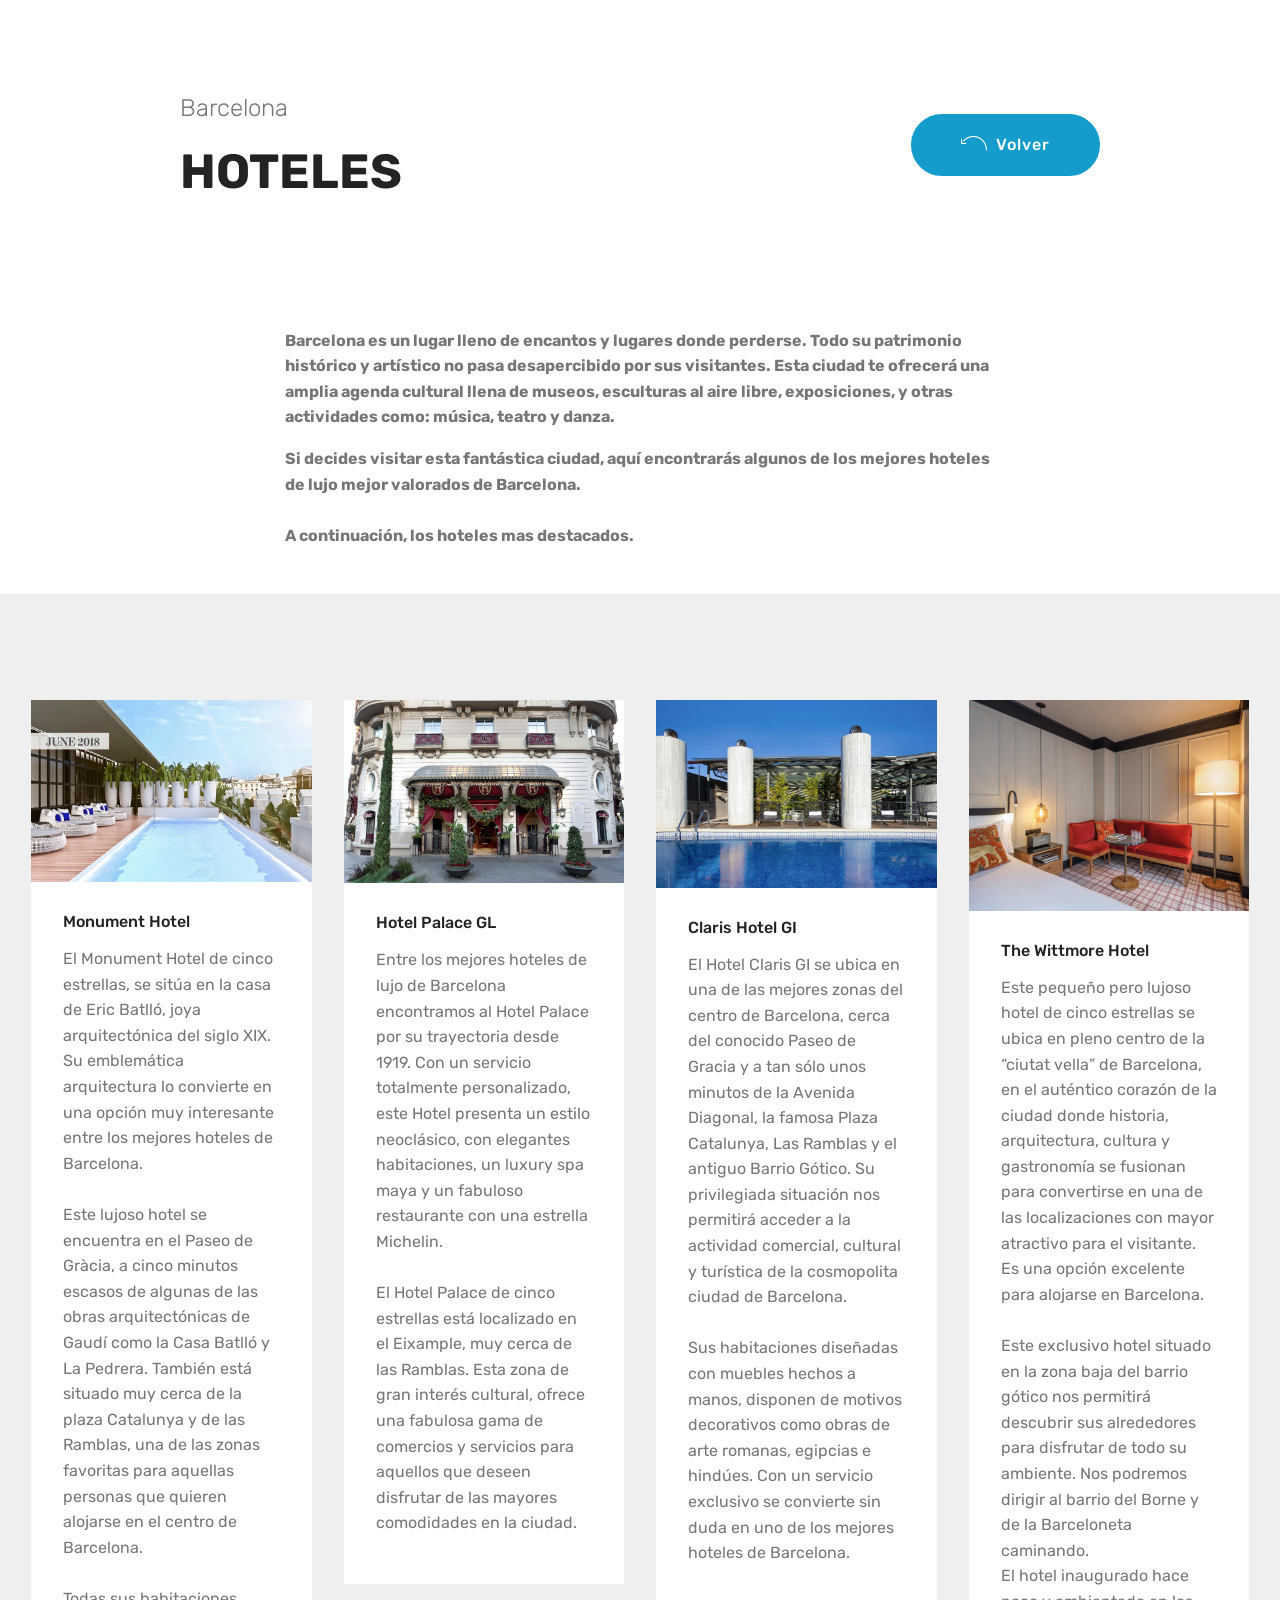
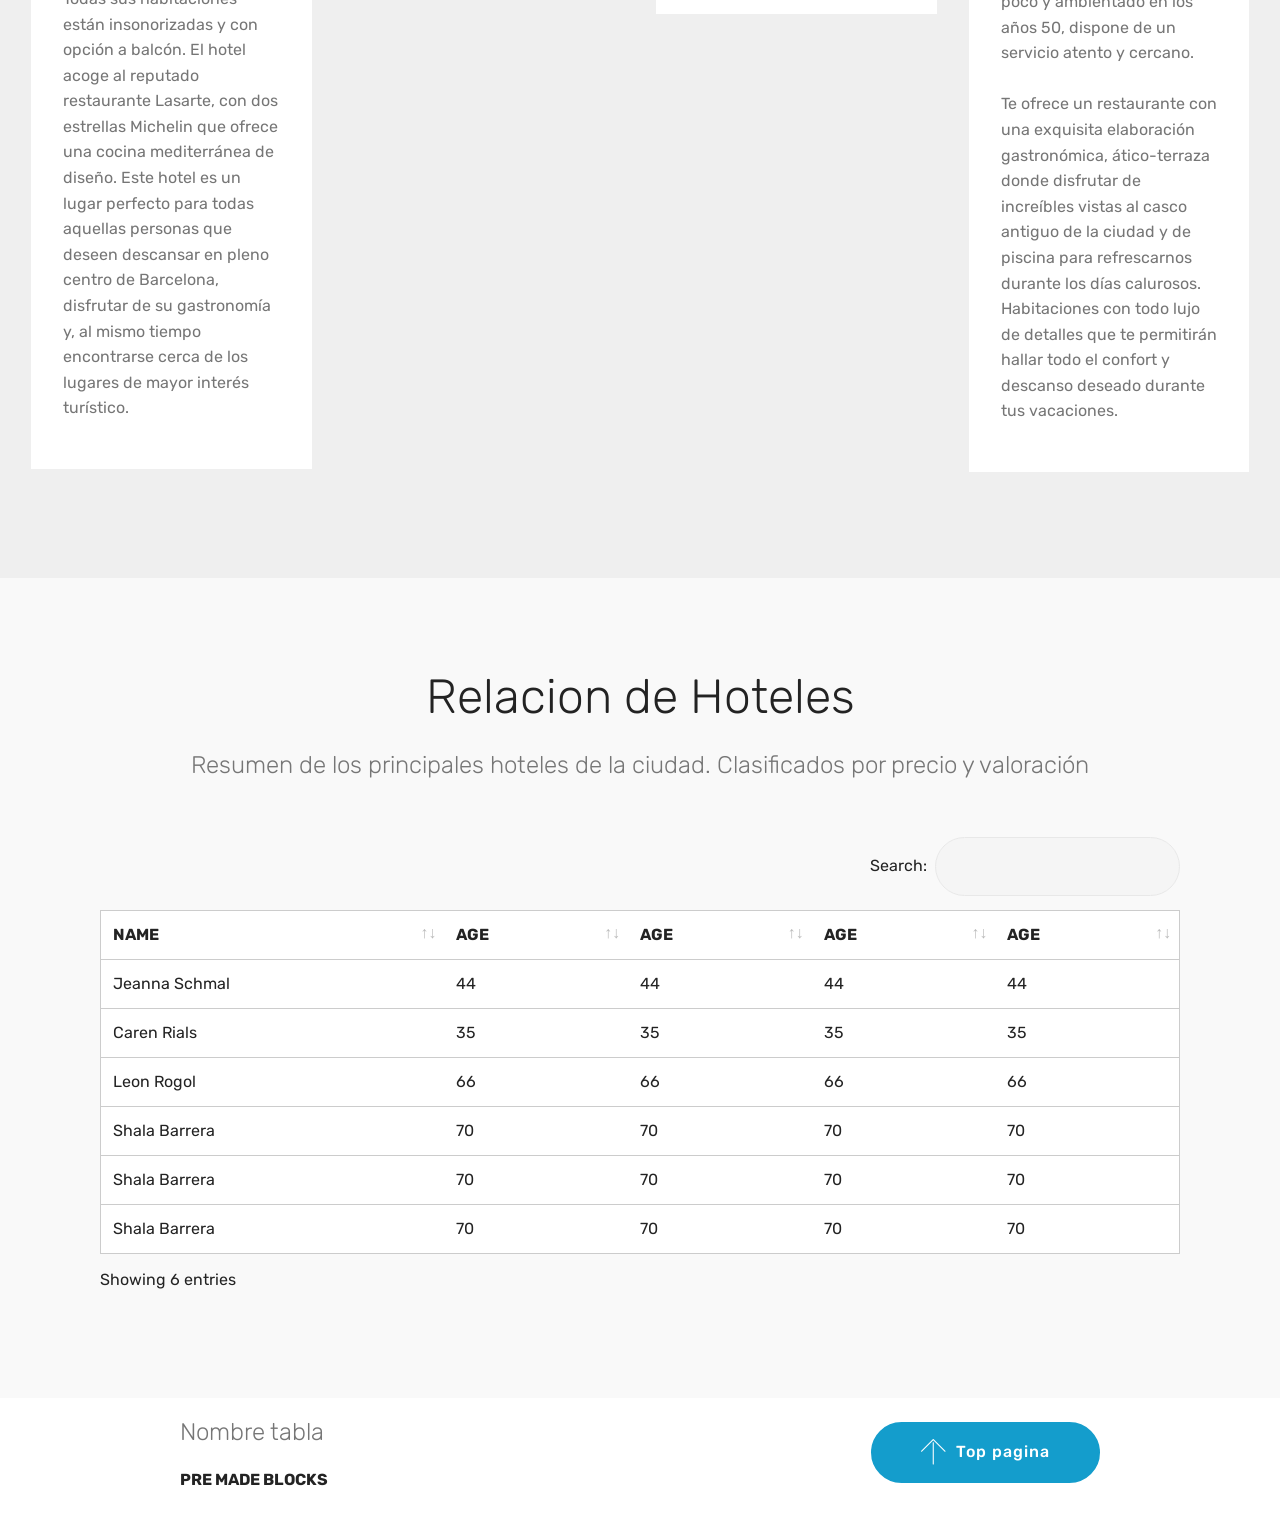
<file: src/main/webapp/hoteles.html>
<!DOCTYPE html>
<html >
<head>
  <!-- Site made with Mobirise Website Builder v4.7.6, https://mobirise.com -->
  <meta charset="UTF-8">
  <meta http-equiv="X-UA-Compatible" content="IE=edge">
  <meta name="generator" content="Mobirise v4.7.6, mobirise.com">
  <meta name="viewport" content="width=device-width, initial-scale=1, minimum-scale=1">
  <link rel="shortcut icon" href="assets/images/logo-corporativo-unir-1-248x123.jpg" type="image/x-icon">
  <meta name="description" content="Site Builder Description">
  <title>hoteles</title>
  <link rel="stylesheet" href="assets/web/assets/mobirise-icons/mobirise-icons.css">
  <link rel="stylesheet" href="assets/tether/tether.min.css">
  <link rel="stylesheet" href="assets/bootstrap/css/bootstrap.min.css">
  <link rel="stylesheet" href="assets/bootstrap/css/bootstrap-grid.min.css">
  <link rel="stylesheet" href="assets/bootstrap/css/bootstrap-reboot.min.css">
  <link rel="stylesheet" href="assets/datatables/data-tables.bootstrap4.min.css">
  <link rel="stylesheet" href="assets/theme/css/style.css">
  <link rel="stylesheet" href="assets/mobirise/css/mbr-additional.css" type="text/css">
  
  
  
</head>
<body>
  <section class="mbr-section info1 cid-qTzdVoeZ1x" id="info1-n">

    

    
    <div class="container">
        <div class="row justify-content-center content-row">
            <div class="media-container-column title col-12 col-lg-7 col-md-6">
                <h3 class="mbr-section-subtitle align-left mbr-light pb-3 mbr-fonts-style display-5">
                    Barcelona</h3>
                <h2 class="align-left mbr-bold mbr-fonts-style display-2">
                    HOTELES&nbsp;</h2>
            </div>
            <div class="media-container-column col-12 col-lg-3 col-md-4">
                <div class="mbr-section-btn align-right py-4"><a class="btn btn-primary display-4" href="contenido.html"><span class="mbri-undo mbr-iconfont mbr-iconfont-btn"></span>Volver</a></div>
            </div>
        </div>
    </div>
</section>

<section class="engine"><a href="https://mobirise.me/s">bootstrap themes</a></section><section class="mbr-section article content1 cid-qTDcucu2Kk" id="content1-16">
    
     

    <div class="container">
        <div class="media-container-row">
            <div class="mbr-text col-12 col-md-8 mbr-fonts-style display-7"><p><strong>Barcelona es un lugar lleno de encantos y lugares donde perderse. Todo su patrimonio histórico y artístico no pasa desapercibido por sus visitantes. Esta ciudad te ofrecerá una amplia agenda cultural llena de museos, esculturas al aire libre, exposiciones, y otras actividades como: música, teatro y danza.</strong></p><p><strong>
</strong></p><div><strong>
</strong></div><div><strong>Si decides visitar esta fantástica ciudad, aquí encontrarás algunos de los mejores hoteles de lujo mejor valorados de Barcelona.</strong></div><div><strong><br></strong></div><div><strong>A continuación, los hoteles mas destacados.</strong></div><p></p></div>
        </div>
    </div>
</section>

<section class="features17 cid-qTzdqtK1IP" id="features17-k">
    
    

    
    <div class="container-fluid">
        <div class="media-container-row">
            <div class="card p-3 col-12 col-md-6 col-lg-3">
                <div class="card-wrapper">
                    <div class="card-img">
                        <img src="assets/images/monument-872x565.jpg" alt="Mobirise" title="">
                    </div>
                    <div class="card-box">
                        <h4 class="card-title pb-3 mbr-fonts-style display-7">Monument Hotel</h4>
                        <p class="mbr-text mbr-fonts-style display-7">El Monument Hotel de cinco estrellas, se sitúa en la casa de Eric Batlló, joya arquitectónica del siglo XIX.  Su emblemática arquitectura lo convierte en una opción muy interesante entre los mejores hoteles de Barcelona.
<br>
<br>Este lujoso hotel se encuentra en el Paseo de Gràcia, a cinco minutos escasos de algunas de las obras arquitectónicas de Gaudí como la Casa Batlló y La Pedrera. También está situado muy cerca de la plaza Catalunya y de las Ramblas, una de las zonas favoritas para aquellas personas que quieren alojarse en el centro de Barcelona.
<br>
<br>Todas sus habitaciones están insonorizadas y con opción a balcón. El hotel acoge al reputado restaurante Lasarte, con dos estrellas Michelin que ofrece una cocina mediterránea de diseño. Este hotel es un lugar perfecto para todas aquellas personas que deseen descansar en pleno centro de Barcelona, disfrutar de su gastronomía y, al mismo tiempo encontrarse cerca de los lugares de mayor  interés turístico.</p>
                    </div>
                </div>
            </div>

            <div class="card p-3 col-12 col-md-6 col-lg-3">
                <div class="card-wrapper">
                    <div class="card-img">
                        <img src="assets/images/palace-872x569.jpg" alt="Mobirise" title="">
                    </div>
                    <div class="card-box">
                        <h4 class="card-title pb-3 mbr-fonts-style display-7">
                            Hotel Palace GL</h4>
                        <p class="mbr-text mbr-fonts-style display-7">Entre los mejores hoteles de lujo de Barcelona encontramos al Hotel Palace por su trayectoria desde 1919. Con un servicio totalmente personalizado, este Hotel presenta un estilo neoclásico, con elegantes habitaciones, un luxury spa maya y un fabuloso restaurante con una estrella Michelin.
<br>
<br>El Hotel Palace de cinco estrellas está localizado en el Eixample, muy cerca de las Ramblas. Esta zona de gran interés cultural,  ofrece una fabulosa gama de comercios y servicios para aquellos que deseen disfrutar de las mayores comodidades en la ciudad.</p>
                    </div>
                </div>
            </div>

            <div class="card p-3 col-12 col-md-6 col-lg-3">
                <div class="card-wrapper">
                    <div class="card-img">
                        <img src="assets/images/claris-872x582.jpg" alt="Mobirise" title="">
                    </div>
                    <div class="card-box">
                        <h4 class="card-title pb-3 mbr-fonts-style display-7">
                            Claris Hotel GI</h4>
                        <p class="mbr-text mbr-fonts-style display-7">El Hotel Claris GI  se ubica en una de las mejores zonas del centro de Barcelona, cerca del conocido Paseo de Gracia y a tan sólo unos minutos de la Avenida Diagonal, la famosa Plaza Catalunya, Las Ramblas y el antiguo Barrio Gótico. Su privilegiada situación nos permitirá acceder a la actividad comercial, cultural y turística de la cosmopolita ciudad de Barcelona.
<br>
<br>Sus habitaciones diseñadas con muebles hechos a manos, disponen de motivos decorativos como obras de arte romanas, egipcias e hindúes. Con un servicio exclusivo se convierte sin duda en uno de los mejores hoteles de Barcelona.</p>
                    </div>
                </div>
            </div>

            <div class="card p-3 col-12 col-md-6 col-lg-3">
                <div class="card-wrapper">
                    <div class="card-img">
                        <img src="assets/images/wit-872x654.jpg" alt="Mobirise" title="">
                    </div>
                    <div class="card-box">
                        <h4 class="card-title pb-3 mbr-fonts-style display-7">The Wittmore Hotel</h4>
                        <p class="mbr-text mbr-fonts-style display-7">Este pequeño pero lujoso hotel de cinco estrellas se ubica en pleno centro de la “ciutat vella” de Barcelona, en el auténtico corazón de la ciudad donde historia, arquitectura, cultura y gastronomía se fusionan para convertirse en una de las localizaciones con mayor atractivo para el visitante. Es una opción excelente para alojarse en Barcelona.
<br>
<br>Este exclusivo hotel situado en la zona baja del barrio gótico nos permitirá descubrir sus alrededores para disfrutar de todo su ambiente. Nos podremos dirigir al barrio del Borne y de la Barceloneta caminando.
<br>El hotel inaugurado hace poco y ambientado en los años 50, dispone de un servicio atento y cercano.
<br>
<br>Te ofrece un restaurante con una exquisita elaboración gastronómica, ático-terraza donde disfrutar de increíbles vistas al casco antiguo de la ciudad y de piscina para refrescarnos durante los días calurosos. Habitaciones con todo lujo de detalles que te permitirán hallar todo el confort y descanso deseado durante tus vacaciones.</p>
                    </div>
                </div>
            </div>
            
            
        </div>
    </div>
</section>

<section class="section-table cid-qTzdYzCsZj" id="table1-o">

  
  
  <div class="container container-table">
      <h2 class="mbr-section-title mbr-fonts-style align-center pb-3 display-2">
          Relacion de Hoteles</h2>
      <h3 class="mbr-section-subtitle mbr-fonts-style align-center pb-5 mbr-light display-5">
            Resumen de los principales hoteles de la ciudad. Clasificados por precio y valoración</h3>
      <div class="table-wrapper">
        <div class="container">
          <div class="row search">
            <div class="col-md-6"></div>
            <div class="col-md-6">
                <div class="dataTables_filter">
                  <label class="searchInfo mbr-fonts-style display-7">Search:</label>
                  <input class="form-control input-sm" disabled="">
                </div>
            </div>
          </div>
        </div>

        <div class="container scroll">
          <table class="table isSearch" cellspacing="0">
            <thead>
              <tr class="table-heads ">
                  
                  
                  
                  
              <th class="head-item mbr-fonts-style display-7">
                      NAME</th><th class="head-item mbr-fonts-style display-7">
                      AGE</th><th class="head-item mbr-fonts-style display-7">
                      AGE</th><th class="head-item mbr-fonts-style display-7">
                      AGE</th><th class="head-item mbr-fonts-style display-7">
                      AGE</th></tr>
            </thead>

            <tbody>
              
              
              
              
            <tr> 
                
                
                
                
              <td class="body-item mbr-fonts-style display-7">Jeanna Schmal</td><td class="body-item mbr-fonts-style display-7">44</td><td class="body-item mbr-fonts-style display-7">44</td><td class="body-item mbr-fonts-style display-7">44</td><td class="body-item mbr-fonts-style display-7">44</td></tr><tr>
                
                
                
                
              <td class="body-item mbr-fonts-style display-7">Caren Rials</td><td class="body-item mbr-fonts-style display-7">35</td><td class="body-item mbr-fonts-style display-7">35</td><td class="body-item mbr-fonts-style display-7">35</td><td class="body-item mbr-fonts-style display-7">35</td></tr><tr>
                
                
                
                
              <td class="body-item mbr-fonts-style display-7">Leon Rogol</td><td class="body-item mbr-fonts-style display-7">66</td><td class="body-item mbr-fonts-style display-7">66</td><td class="body-item mbr-fonts-style display-7">66</td><td class="body-item mbr-fonts-style display-7">66</td></tr><tr>
                
                
                
                
              <td class="body-item mbr-fonts-style display-7">Shala Barrera</td><td class="body-item mbr-fonts-style display-7">70</td><td class="body-item mbr-fonts-style display-7">70</td><td class="body-item mbr-fonts-style display-7">70</td><td class="body-item mbr-fonts-style display-7">70</td></tr><tr>
                
                
                
                
              <td class="body-item mbr-fonts-style display-7">Shala Barrera</td><td class="body-item mbr-fonts-style display-7">70</td><td class="body-item mbr-fonts-style display-7">70</td><td class="body-item mbr-fonts-style display-7">70</td><td class="body-item mbr-fonts-style display-7">70</td></tr><tr>
                
                
                
                
              <td class="body-item mbr-fonts-style display-7">Shala Barrera</td><td class="body-item mbr-fonts-style display-7">70</td><td class="body-item mbr-fonts-style display-7">70</td><td class="body-item mbr-fonts-style display-7">70</td><td class="body-item mbr-fonts-style display-7">70</td></tr></tbody>
          </table>
        </div>
        <div class="container table-info-container">
          <div class="row info">
            <div class="col-md-6">
              <div class="dataTables_info mbr-fonts-style display-7">
                <span class="infoBefore">Showing</span>
                <span class="inactive infoRows"></span>
                <span class="infoAfter">entries</span>
                <span class="infoFilteredBefore">(filtered from</span>
                <span class="inactive infoRows"></span>
                <span class="infoFilteredAfter"> total entries)</span>
              </div>
            </div>
            <div class="col-md-6"></div>
          </div>
        </div>
      </div>
    </div>
</section>

<section class="mbr-section info1 cid-qV3ulkDwSq" id="info1-18">

    

    
    <div class="container">
        <div class="row justify-content-center content-row">
            <div class="media-container-column title col-12 col-lg-7 col-md-6">
                <h3 class="mbr-section-subtitle align-left mbr-light pb-3 mbr-fonts-style display-5">
                    Nombre tabla</h3>
                <h2 class="align-left mbr-bold mbr-fonts-style display-7">
                    PRE MADE BLOCKS
                </h2>
            </div>
            <div class="media-container-column col-12 col-lg-3 col-md-4">
                <div class="mbr-section-btn align-right py-4"><a class="btn btn-primary display-4" href="#top"><span class="mbri-up mbr-iconfont mbr-iconfont-btn"></span>Top pagina</a></div>
            </div>
        </div>
    </div>
</section>


  <script src="assets/web/assets/jquery/jquery.min.js"></script>
  <script src="assets/popper/popper.min.js"></script>
  <script src="assets/tether/tether.min.js"></script>
  <script src="assets/bootstrap/js/bootstrap.min.js"></script>
  <script src="assets/smoothscroll/smooth-scroll.js"></script>
  <script src="assets/datatables/jquery.data-tables.min.js"></script>
  <script src="assets/datatables/data-tables.bootstrap4.min.js"></script>
  <script src="assets/theme/js/script.js"></script>
  
  
</body>
</html>
</file>
<file: target/Aplicacionweb-1.0-SNAPSHOT/assets/web/assets/mobirise-icons/mobirise-icons.css>
@font-face {
  font-family: 'MobiriseIcons';
  src:  url('mobirise-icons.eot?spat4u');
  src:  url('mobirise-icons.eot?spat4u#iefix') format('embedded-opentype'),
    url('mobirise-icons.ttf?spat4u') format('truetype'),
    url('mobirise-icons.woff?spat4u') format('woff'),
    url('mobirise-icons.svg?spat4u#MobiriseIcons') format('svg');
  font-weight: normal;
  font-style: normal;
}

[class^="mbri-"], [class*=" mbri-"] {
  /* use !important to prevent issues with browser extensions that change fonts */
  font-family: MobiriseIcons !important;
  speak: none;
  font-style: normal;
  font-weight: normal;
  font-variant: normal;
  text-transform: none;
  line-height: 1;

  /* Better Font Rendering =========== */
  -webkit-font-smoothing: antialiased;
  -moz-osx-font-smoothing: grayscale;
}

.mbri-add-submenu:before {
  content: "\e900";
}
.mbri-alert:before {
  content: "\e901";
}
.mbri-align-center:before {
  content: "\e902";
}
.mbri-align-justify:before {
  content: "\e903";
}
.mbri-align-left:before {
  content: "\e904";
}
.mbri-align-right:before {
  content: "\e905";
}
.mbri-android:before {
  content: "\e906";
}
.mbri-apple:before {
  content: "\e907";
}
.mbri-arrow-down:before {
  content: "\e908";
}
.mbri-arrow-next:before {
  content: "\e909";
}
.mbri-arrow-prev:before {
  content: "\e90a";
}
.mbri-arrow-up:before {
  content: "\e90b";
}
.mbri-bold:before {
  content: "\e90c";
}
.mbri-bookmark:before {
  content: "\e90d";
}
.mbri-bootstrap:before {
  content: "\e90e";
}
.mbri-briefcase:before {
  content: "\e90f";
}
.mbri-browse:before {
  content: "\e910";
}
.mbri-bulleted-list:before {
  content: "\e911";
}
.mbri-calendar:before {
  content: "\e912";
}
.mbri-camera:before {
  content: "\e913";
}
.mbri-cart-add:before {
  content: "\e914";
}
.mbri-cart-full:before {
  content: "\e915";
}
.mbri-cash:before {
  content: "\e916";
}
.mbri-change-style:before {
  content: "\e917";
}
.mbri-chat:before {
  content: "\e918";
}
.mbri-clock:before {
  content: "\e919";
}
.mbri-close:before {
  content: "\e91a";
}
.mbri-cloud:before {
  content: "\e91b";
}
.mbri-code:before {
  content: "\e91c";
}
.mbri-contact-form:before {
  content: "\e91d";
}
.mbri-credit-card:before {
  content: "\e91e";
}
.mbri-cursor-click:before {
  content: "\e91f";
}
.mbri-cust-feedback:before {
  content: "\e920";
}
.mbri-database:before {
  content: "\e921";
}
.mbri-delivery:before {
  content: "\e922";
}
.mbri-desktop:before {
  content: "\e923";
}
.mbri-devices:before {
  content: "\e924";
}
.mbri-down:before {
  content: "\e925";
}
.mbri-download:before {
  content: "\e989";
}
.mbri-drag-n-drop:before {
  content: "\e927";
}
.mbri-drag-n-drop2:before {
  content: "\e928";
}
.mbri-edit:before {
  content: "\e929";
}
.mbri-edit2:before {
  content: "\e92a";
}
.mbri-error:before {
  content: "\e92b";
}
.mbri-extension:before {
  content: "\e92c";
}
.mbri-features:before {
  content: "\e92d";
}
.mbri-file:before {
  content: "\e92e";
}
.mbri-flag:before {
  content: "\e92f";
}
.mbri-folder:before {
  content: "\e930";
}
.mbri-gift:before {
  content: "\e931";
}
.mbri-github:before {
  content: "\e932";
}
.mbri-globe:before {
  content: "\e933";
}
.mbri-globe-2:before {
  content: "\e934";
}
.mbri-growing-chart:before {
  content: "\e935";
}
.mbri-hearth:before {
  content: "\e936";
}
.mbri-help:before {
  content: "\e937";
}
.mbri-home:before {
  content: "\e938";
}
.mbri-hot-cup:before {
  content: "\e939";
}
.mbri-idea:before {
  content: "\e93a";
}
.mbri-image-gallery:before {
  content: "\e93b";
}
.mbri-image-slider:before {
  content: "\e93c";
}
.mbri-info:before {
  content: "\e93d";
}
.mbri-italic:before {
  content: "\e93e";
}
.mbri-key:before {
  content: "\e93f";
}
.mbri-laptop:before {
  content: "\e940";
}
.mbri-layers:before {
  content: "\e941";
}
.mbri-left-right:before {
  content: "\e942";
}
.mbri-left:before {
  content: "\e943";
}
.mbri-letter:before {
  content: "\e944";
}
.mbri-like:before {
  content: "\e945";
}
.mbri-link:before {
  content: "\e946";
}
.mbri-lock:before {
  content: "\e947";
}
.mbri-login:before {
  content: "\e948";
}
.mbri-logout:before {
  content: "\e949";
}
.mbri-magic-stick:before {
  content: "\e94a";
}
.mbri-map-pin:before {
  content: "\e94b";
}
.mbri-menu:before {
  content: "\e94c";
}
.mbri-mobile:before {
  content: "\e94d";
}
.mbri-mobile2:before {
  content: "\e94e";
}
.mbri-mobirise:before {
  content: "\e94f";
}
.mbri-more-horizontal:before {
  content: "\e950";
}
.mbri-more-vertical:before {
  content: "\e951";
}
.mbri-music:before {
  content: "\e952";
}
.mbri-new-file:before {
  content: "\e953";
}
.mbri-numbered-list:before {
  content: "\e954";
}
.mbri-opened-folder:before {
  content: "\e955";
}
.mbri-pages:before {
  content: "\e956";
}
.mbri-paper-plane:before {
  content: "\e957";
}
.mbri-paperclip:before {
  content: "\e958";
}
.mbri-photo:before {
  content: "\e959";
}
.mbri-photos:before {
  content: "\e95a";
}
.mbri-pin:before {
  content: "\e95b";
}
.mbri-play:before {
  content: "\e95c";
}
.mbri-plus:before {
  content: "\e95d";
}
.mbri-preview:before {
  content: "\e95e";
}
.mbri-print:before {
  content: "\e95f";
}
.mbri-protect:before {
  content: "\e960";
}
.mbri-question:before {
  content: "\e961";
}
.mbri-quote-left:before {
  content: "\e962";
}
.mbri-quote-right:before {
  content: "\e963";
}
.mbri-refresh:before {
  content: "\e964";
}
.mbri-responsive:before {
  content: "\e965";
}
.mbri-right:before {
  content: "\e966";
}
.mbri-rocket:before {
  content: "\e967";
}
.mbri-sad-face:before {
  content: "\e968";
}
.mbri-sale:before {
  content: "\e969";
}
.mbri-save:before {
  content: "\e96a";
}
.mbri-search:before {
  content: "\e96b";
}
.mbri-setting:before {
  content: "\e96c";
}
.mbri-setting2:before {
  content: "\e96d";
}
.mbri-setting3:before {
  content: "\e96e";
}
.mbri-share:before {
  content: "\e96f";
}
.mbri-shopping-bag:before {
  content: "\e970";
}
.mbri-shopping-basket:before {
  content: "\e971";
}
.mbri-shopping-cart:before {
  content: "\e972";
}
.mbri-sites:before {
  content: "\e973";
}
.mbri-smile-face:before {
  content: "\e974";
}
.mbri-speed:before {
  content: "\e975";
}
.mbri-star:before {
  content: "\e976";
}
.mbri-success:before {
  content: "\e977";
}
.mbri-sun:before {
  content: "\e978";
}
.mbri-sun2:before {
  content: "\e979";
}
.mbri-tablet:before {
  content: "\e97a";
}
.mbri-tablet-vertical:before {
  content: "\e97b";
}
.mbri-target:before {
  content: "\e97c";
}
.mbri-timer:before {
  content: "\e97d";
}
.mbri-to-ftp:before {
  content: "\e97e";
}
.mbri-to-local-drive:before {
  content: "\e97f";
}
.mbri-touch-swipe:before {
  content: "\e980";
}
.mbri-touch:before {
  content: "\e981";
}
.mbri-trash:before {
  content: "\e982";
}
.mbri-underline:before {
  content: "\e983";
}
.mbri-unlink:before {
  content: "\e984";
}
.mbri-unlock:before {
  content: "\e985";
}
.mbri-up-down:before {
  content: "\e986";
}
.mbri-up:before {
  content: "\e987";
}
.mbri-update:before {
  content: "\e988";
}
.mbri-upload:before {
 content: "\e926"; 
}
.mbri-user:before {
  content: "\e98a";
}
.mbri-user2:before {
  content: "\e98b";
}
.mbri-users:before {
  content: "\e98c";
}
.mbri-video:before {
  content: "\e98d";
}
.mbri-video-play:before {
  content: "\e98e";
}
.mbri-watch:before {
  content: "\e98f";
}
.mbri-website-theme:before {
  content: "\e990";
}
.mbri-wifi:before {
  content: "\e991";
}
.mbri-windows:before {
  content: "\e992";
}
.mbri-zoom-out:before {
  content: "\e993";
}
.mbri-redo:before {
  content: "\e994";
}
.mbri-undo:before {
  content: "\e995";
}
</file>
<file: target/Aplicacionweb-1.0-SNAPSHOT/assets/dropdown/css/style.css>
.navbar-dropdown {
  left: 0;
  padding: 0;
  position: absolute;
  right: 0;
  top: 0;
  transition: all 0.45s ease;
  z-index: 1030;
  background: #282828; }
  .navbar-dropdown .navbar-logo {
    margin-right: 0.8rem;
    transition: margin 0.3s ease-in-out;
    vertical-align: middle; }
    .navbar-dropdown .navbar-logo img {
      height: 3.125rem;
      transition: all 0.3s ease-in-out; }
    .navbar-dropdown .navbar-logo.mbr-iconfont {
      font-size: 3.125rem;
      line-height: 3.125rem; }
  .navbar-dropdown .navbar-caption {
    font-weight: 700;
    white-space: normal;
    vertical-align: -4px;
    line-height: 3.125rem !important; }
    .navbar-dropdown .navbar-caption, .navbar-dropdown .navbar-caption:hover {
      color: inherit;
      text-decoration: none; }
  .navbar-dropdown .mbr-iconfont + .navbar-caption {
    vertical-align: -1px; }
  .navbar-dropdown.navbar-fixed-top {
    position: fixed; }
  .navbar-dropdown .navbar-brand span {
    vertical-align: -4px; }
  .navbar-dropdown.bg-color.transparent {
    background: none; }
  .navbar-dropdown.navbar-short .navbar-brand {
    padding: 0.625rem 0; }
    .navbar-dropdown.navbar-short .navbar-brand span {
      vertical-align: -1px; }
  .navbar-dropdown.navbar-short .navbar-caption {
    line-height: 2.375rem !important;
    vertical-align: -2px; }
  .navbar-dropdown.navbar-short .navbar-logo {
    margin-right: 0.5rem; }
    .navbar-dropdown.navbar-short .navbar-logo img {
      height: 2.375rem; }
    .navbar-dropdown.navbar-short .navbar-logo.mbr-iconfont {
      font-size: 2.375rem;
      line-height: 2.375rem; }
  .navbar-dropdown.navbar-short .mbr-table-cell {
    height: 3.625rem; }
  .navbar-dropdown .navbar-close {
    left: 0.6875rem;
    position: fixed;
    top: 0.75rem;
    z-index: 1000; }
  .navbar-dropdown .hamburger-icon {
    content: "";
    display: inline-block;
    vertical-align: middle;
    width: 16px;
    -webkit-box-shadow: 0 -6px 0 1px #282828,0 0 0 1px #282828,0 6px 0 1px #282828;
    -moz-box-shadow: 0 -6px 0 1px #282828,0 0 0 1px #282828,0 6px 0 1px #282828;
    box-shadow: 0 -6px 0 1px #282828,0 0 0 1px #282828,0 6px 0 1px #282828; }

.dropdown-menu .dropdown-toggle[data-toggle="dropdown-submenu"]::after {
  border-bottom: 0.35em solid transparent;
  border-left: 0.35em solid;
  border-right: 0;
  border-top: 0.35em solid transparent;
  margin-left: 0.3rem; }

.dropdown-menu .dropdown-item:focus {
  outline: 0; }

.nav-dropdown {
  font-size: 0.75rem;
  font-weight: 500;
  height: auto !important; }
  .nav-dropdown .nav-btn {
    padding-left: 1rem; }
  .nav-dropdown .link {
    margin: .667em 1.667em;
    font-weight: 500;
    padding: 0;
    transition: color .2s ease-in-out; }
    .nav-dropdown .link.dropdown-toggle {
      margin-right: 2.583em; }
      .nav-dropdown .link.dropdown-toggle::after {
        margin-left: .25rem;
        border-top: 0.35em solid;
        border-right: 0.35em solid transparent;
        border-left: 0.35em solid transparent;
        border-bottom: 0; }
      .nav-dropdown .link.dropdown-toggle[aria-expanded="true"] {
        margin: 0;
        padding: 0.667em 3.263em  0.667em 1.667em; }
  .nav-dropdown .link::after,
  .nav-dropdown .dropdown-item::after {
    color: inherit; }
  .nav-dropdown .btn {
    font-size: 0.75rem;
    font-weight: 700;
    letter-spacing: 0;
    margin-bottom: 0;
    padding-left: 1.25rem;
    padding-right: 1.25rem; }
  .nav-dropdown .dropdown-menu {
    border-radius: 0;
    border: 0;
    left: 0;
    margin: 0;
    padding-bottom: 1.25rem;
    padding-top: 1.25rem;
    position: relative; }
  .nav-dropdown .dropdown-submenu {
    margin-left: 0.125rem;
    top: 0; }
  .nav-dropdown .dropdown-item {
    font-weight: 500;
    line-height: 2;
    padding: 0.3846em 4.615em 0.3846em 1.5385em;
    position: relative;
    transition: color .2s ease-in-out, background-color .2s ease-in-out; }
    .nav-dropdown .dropdown-item::after {
      margin-top: -0.3077em;
      position: absolute;
      right: 1.1538em;
      top: 50%; }
    .nav-dropdown .dropdown-item:focus, .nav-dropdown .dropdown-item:hover {
      background: none; }

@media (max-width: 767px) {
  .nav-dropdown.navbar-toggleable-sm {
    bottom: 0;
    display: none;
    left: 0;
    overflow-x: hidden;
    position: fixed;
    top: 0;
    transform: translateX(-100%);
    -ms-transform: translateX(-100%);
    -webkit-transform: translateX(-100%);
    width: 18.75rem;
    z-index: 999; } }
.nav-dropdown.navbar-toggleable-xl {
  bottom: 0;
  display: none;
  left: 0;
  overflow-x: hidden;
  position: fixed;
  top: 0;
  transform: translateX(-100%);
  -ms-transform: translateX(-100%);
  -webkit-transform: translateX(-100%);
  width: 18.75rem;
  z-index: 999; }

.nav-dropdown-sm {
  display: block !important;
  overflow-x: hidden;
  overflow: auto;
  padding-top: 3.875rem; }
  .nav-dropdown-sm::after {
    content: "";
    display: block;
    height: 3rem;
    width: 100%; }
  .nav-dropdown-sm.collapse.in ~ .navbar-close {
    display: block !important; }
  .nav-dropdown-sm.collapsing, .nav-dropdown-sm.collapse.in {
    transform: translateX(0);
    -ms-transform: translateX(0);
    -webkit-transform: translateX(0);
    transition: all 0.25s ease-out;
    -webkit-transition: all 0.25s ease-out;
    background: #282828; }
  .nav-dropdown-sm.collapsing[aria-expanded="false"] {
    transform: translateX(-100%);
    -ms-transform: translateX(-100%);
    -webkit-transform: translateX(-100%); }
  .nav-dropdown-sm .nav-item {
    display: block;
    margin-left: 0 !important;
    padding-left: 0; }
  .nav-dropdown-sm .link,
  .nav-dropdown-sm .dropdown-item {
    border-top: 1px dotted rgba(255, 255, 255, 0.1);
    font-size: 0.8125rem;
    line-height: 1.6;
    margin: 0 !important;
    padding: 0.875rem 2.4rem 0.875rem 1.5625rem !important;
    position: relative;
    white-space: normal; }
    .nav-dropdown-sm .link:focus, .nav-dropdown-sm .link:hover,
    .nav-dropdown-sm .dropdown-item:focus,
    .nav-dropdown-sm .dropdown-item:hover {
      background: rgba(0, 0, 0, 0.2) !important;
      color: #c0a375; }
  .nav-dropdown-sm .nav-btn {
    position: relative;
    padding: 1.5625rem 1.5625rem 0 1.5625rem; }
    .nav-dropdown-sm .nav-btn::before {
      border-top: 1px dotted rgba(255, 255, 255, 0.1);
      content: "";
      left: 0;
      position: absolute;
      top: 0;
      width: 100%; }
    .nav-dropdown-sm .nav-btn + .nav-btn {
      padding-top: 0.625rem; }
      .nav-dropdown-sm .nav-btn + .nav-btn::before {
        display: none; }
  .nav-dropdown-sm .btn {
    padding: 0.625rem 0; }
  .nav-dropdown-sm .dropdown-toggle[data-toggle="dropdown-submenu"]::after {
    margin-left: .25rem;
    border-top: 0.35em solid;
    border-right: 0.35em solid transparent;
    border-left: 0.35em solid transparent;
    border-bottom: 0; }
  .nav-dropdown-sm .dropdown-toggle[data-toggle="dropdown-submenu"][aria-expanded="true"]::after {
    border-top: 0;
    border-right: 0.35em solid transparent;
    border-left: 0.35em solid transparent;
    border-bottom: 0.35em solid; }
  .nav-dropdown-sm .dropdown-menu {
    margin: 0;
    padding: 0;
    position: relative;
    top: 0;
    left: 0;
    width: 100%;
    border: 0;
    float: none;
    border-radius: 0;
    background: none; }
  .nav-dropdown-sm .dropdown-submenu {
    left: 100%;
    margin-left: 0.125rem;
    margin-top: -1.25rem;
    top: 0; }

.navbar-toggleable-sm .nav-dropdown .dropdown-menu {
  position: absolute; }

.navbar-toggleable-sm .nav-dropdown .dropdown-submenu {
  left: 100%;
  margin-left: 0.125rem;
  margin-top: -1.25rem;
  top: 0; }

.navbar-toggleable-sm.opened .nav-dropdown .dropdown-menu {
  position: relative; }

.navbar-toggleable-sm.opened .nav-dropdown .dropdown-submenu {
  left: 0;
  margin-left: 00rem;
  margin-top: 0rem;
  top: 0; }

.is-builder .nav-dropdown.collapsing {
  transition: none !important; }

/*# sourceMappingURL=style.css.map */
</file>
<file: target/Aplicacionweb-1.0-SNAPSHOT/assets/theme/css/style.css>
/*!
 * Mobirise v4 theme (https://mobirise.com/)
 * Copyright 2017 Mobirise
 */
section {
  background-color: #eeeeee; }

section,
.container,
.container-fluid {
  position: relative;
  word-wrap: break-word; }

a.mbr-iconfont:hover {
  text-decoration: none; }

.article .lead p, .article .lead ul, .article .lead ol, .article .lead pre, .article .lead blockquote {
  margin-bottom: 0; }

a {
  font-style: normal;
  font-weight: 400;
  cursor: pointer; }
  a, a:hover {
    text-decoration: none; }

figure {
  margin-bottom: 0; }

body {
  color: #232323; }

h1, h2, h3, h4, h5, h6,
.h1, .h2, .h3, .h4, .h5, .h6,
.display-1, .display-2, .display-3, .display-4 {
  line-height: 1;
  word-break: break-word;
  word-wrap: break-word; }

b, strong {
  font-weight: bold; }

blockquote {
  padding: 10px 0 10px 20px;
  position: relative;
  border-left: 2px solid;
  border-color: #ff3366; }

input:-webkit-autofill, input:-webkit-autofill:hover, input:-webkit-autofill:focus, input:-webkit-autofill:active {
  transition-delay: 9999s;
  transition-property: background-color, color; }

textarea[type="hidden"] {
  display: none; }

body {
  position: relative; }

section {
  background-position: 50% 50%;
  background-repeat: no-repeat;
  background-size: cover; }
  section .mbr-background-video,
  section .mbr-background-video-preview {
    position: absolute;
    bottom: 0;
    left: 0;
    right: 0;
    top: 0; }

.hidden {
  visibility: hidden; }

.mbr-z-index20 {
  z-index: 20; }

/*! Base colors */
.mbr-white {
  color: #ffffff; }

.mbr-black {
  color: #000000; }

.mbr-bg-white {
  background-color: #ffffff; }

.mbr-bg-black {
  background-color: #000000; }

/*! Text-aligns */
.align-left {
  text-align: left; }

.align-center {
  text-align: center; }

.align-right {
  text-align: right; }

@media (max-width: 767px) {
  .align-left, .align-center, .align-right, .mbr-section-btn, .mbr-section-title {
    text-align: center; } }
/*! Font-weight  */
.mbr-light {
  font-weight: 300; }

.mbr-regular {
  font-weight: 400; }

.mbr-semibold {
  font-weight: 500; }

.mbr-bold {
  font-weight: 700; }

/*! Media  */
.media-size-item {
  -webkit-flex: 1 1 auto;
  -moz-flex: 1 1 auto;
  -ms-flex: 1 1 auto;
  -o-flex: 1 1 auto;
  flex: 1 1 auto; }

.media-content {
  -webkit-flex-basis: 100%;
  flex-basis: 100%; }

.media-container-row {
  display: -ms-flexbox;
  display: -webkit-flex;
  display: flex;
  -webkit-flex-direction: row;
  -ms-flex-direction: row;
  flex-direction: row;
  -webkit-flex-wrap: wrap;
  -ms-flex-wrap: wrap;
  flex-wrap: wrap;
  -webkit-justify-content: center;
  -ms-flex-pack: center;
  justify-content: center;
  -webkit-align-content: center;
  -ms-flex-line-pack: center;
  align-content: center;
  -webkit-align-items: start;
  -ms-flex-align: start;
  align-items: start; }
  .media-container-row .media-size-item {
    width: 400px; }

.media-container-column {
  display: -ms-flexbox;
  display: -webkit-flex;
  display: flex;
  -webkit-flex-direction: column;
  -ms-flex-direction: column;
  flex-direction: column;
  -webkit-flex-wrap: wrap;
  -ms-flex-wrap: wrap;
  flex-wrap: wrap;
  -webkit-justify-content: center;
  -ms-flex-pack: center;
  justify-content: center;
  -webkit-align-content: center;
  -ms-flex-line-pack: center;
  align-content: center;
  -webkit-align-items: stretch;
  -ms-flex-align: stretch;
  align-items: stretch; }
  .media-container-column > * {
    width: 100%; }

@media (min-width: 992px) {
  .media-container-row {
    -webkit-flex-wrap: nowrap;
    -ms-flex-wrap: nowrap;
    flex-wrap: nowrap; } }
figure {
  overflow: hidden; }

figure[mbr-media-size] {
  transition: width 0.1s; }

.mbr-figure img, .mbr-figure iframe {
  display: block;
  width: 100%; }

.card {
  background-color: transparent;
  border: none; }

.card-img {
  text-align: center;
  flex-shrink: 0; }

.media {
  max-width: 100%;
  margin: 0 auto; }

.mbr-figure {
  -ms-flex-item-align: center;
  -ms-grid-row-align: center;
  -webkit-align-self: center;
  align-self: center; }

.media-container > div {
  max-width: 100%; }

.mbr-figure img, .card-img img {
  width: 100%; }

@media (max-width: 991px) {
  .media-size-item {
    width: auto !important; }

  .media {
    width: auto; }

  .mbr-figure {
    width: 100% !important; } }
/*! Buttons */
.mbr-section-btn {
  margin-left: -.25rem;
  margin-right: -.25rem;
  font-size: 0; }

nav .mbr-section-btn {
  margin-left: 0rem;
  margin-right: 0rem; }

/*! Btn icon margin */
.btn .mbr-iconfont, .btn.btn-sm .mbr-iconfont {
  cursor: pointer;
  margin-right: 0.5rem; }

.btn.btn-md .mbr-iconfont, .btn.btn-md .mbr-iconfont {
  margin-right: 0.8rem; }

.mbr-regular {
  font-weight: 400; }

.mbr-semibold {
  font-weight: 500; }

.mbr-bold {
  font-weight: 700; }

[type="submit"] {
  -webkit-appearance: none; }

/*! Full-screen */
.mbr-fullscreen .mbr-overlay {
  min-height: 100vh; }

.mbr-fullscreen {
  display: flex;
  display: -webkit-flex;
  display: -moz-flex;
  display: -ms-flex;
  display: -o-flex;
  align-items: center;
  -webkit-align-items: center;
  min-height: 100vh;
  padding-top: 3rem;
  padding-bottom: 3rem; }

/*! Map */
.map {
  height: 25rem;
  position: relative; }
  .map iframe {
    width: 100%;
    height: 100%; }

/* Form */
.form-asterisk {
  font-family: initial;
  position: absolute;
  top: -2px;
  font-weight: normal; }

/*! Scroll to top arrow */
.mbr-arrow-up {
  bottom: 25px;
  right: 90px;
  position: fixed;
  text-align: right;
  z-index: 5000;
  color: #ffffff;
  font-size: 32px;
  transform: rotate(180deg);
  -webkit-transform: rotate(180deg); }

.mbr-arrow-up a {
  background: rgba(0, 0, 0, 0.2);
  border-radius: 3px;
  color: #fff;
  display: inline-block;
  height: 60px;
  width: 60px;
  outline-style: none !important;
  position: relative;
  text-decoration: none;
  transition: all .3s ease-in-out;
  cursor: pointer;
  text-align: center; }
  .mbr-arrow-up a:hover {
    background-color: rgba(0, 0, 0, 0.4); }
  .mbr-arrow-up a i {
    line-height: 60px; }

.mbr-arrow-up-icon {
  display: block;
  color: #fff; }

.mbr-arrow-up-icon::before {
  content: "\203a";
  display: inline-block;
  font-family: serif;
  font-size: 32px;
  line-height: 1;
  font-style: normal;
  position: relative;
  top: 6px;
  left: -4px;
  -webkit-transform: rotate(-90deg);
  transform: rotate(-90deg); }

/*! Arrow Down */
.mbr-arrow {
  position: absolute;
  bottom: 45px;
  left: 50%;
  width: 60px;
  height: 60px;
  cursor: pointer;
  background-color: rgba(80, 80, 80, 0.5);
  border-radius: 50%;
  -webkit-transform: translateX(-50%);
  transform: translateX(-50%); }
  .mbr-arrow > a {
    display: inline-block;
    text-decoration: none;
    outline-style: none;
    -webkit-animation: arrowdown 1.7s ease-in-out infinite;
    animation: arrowdown 1.7s ease-in-out infinite; }
    .mbr-arrow > a > i {
      position: absolute;
      top: -2px;
      left: 15px;
      font-size: 2rem; }

@keyframes arrowdown {
  0% {
    transform: translateY(0px);
    -webkit-transform: translateY(0px); }
  50% {
    transform: translateY(-5px);
    -webkit-transform: translateY(-5px); }
  100% {
    transform: translateY(0px);
    -webkit-transform: translateY(0px); } }
@-webkit-keyframes arrowdown {
  0% {
    transform: translateY(0px);
    -webkit-transform: translateY(0px); }
  50% {
    transform: translateY(-5px);
    -webkit-transform: translateY(-5px); }
  100% {
    transform: translateY(0px);
    -webkit-transform: translateY(0px); } }
@media (max-width: 500px) {
  .mbr-arrow-up {
    left: 50%;
    right: auto;
    transform: translateX(-50%) rotate(180deg);
    -webkit-transform: translateX(-50%) rotate(180deg); } }
/*Gradients animation*/
@keyframes gradient-animation {
  from {
    background-position: 0% 100%;
    animation-timing-function: ease-in-out; }
  to {
    background-position: 100% 0%;
    animation-timing-function: ease-in-out; } }
@-webkit-keyframes gradient-animation {
  from {
    background-position: 0% 100%;
    animation-timing-function: ease-in-out; }
  to {
    background-position: 100% 0%;
    animation-timing-function: ease-in-out; } }
.bg-gradient {
  background-size: 200% 200%;
  animation: gradient-animation 5s infinite alternate;
  -webkit-animation: gradient-animation 5s infinite alternate; }

.menu .navbar-brand {
  display: -webkit-flex; }
  .menu .navbar-brand span {
    display: flex;
    display: -webkit-flex; }
  .menu .navbar-brand .navbar-caption-wrap {
    display: -webkit-flex; }
  .menu .navbar-brand .navbar-logo img {
    display: -webkit-flex; }
@media (min-width: 768px) and (max-width: 991px) {
  .menu .navbar-toggleable-sm .navbar-nav {
    display: -webkit-box;
    display: -webkit-flex;
    display: -ms-flexbox; } }
@media (min-width: 992px) {
  .menu .navbar-nav.nav-dropdown {
    display: -webkit-flex; }
  .menu .navbar-toggleable-sm .navbar-collapse {
    display: -webkit-flex !important; } }

/*# sourceMappingURL=style.css.map */
.engine {
	position: absolute;
	text-indent: -2400px;
	text-align: center;
	padding: 0;
	top: 0;
	left: -2400px;
}
</file>
<file: target/Aplicacionweb-1.0-SNAPSHOT/assets/mobirise/css/mbr-additional.css>
@import url(https://fonts.googleapis.com/css?family=Rubik:300,300i,400,400i,500,500i,700,700i,900,900i);





body {
  font-style: normal;
  line-height: 1.5;
}
.mbr-section-title {
  font-style: normal;
  line-height: 1.2;
}
.mbr-section-subtitle {
  line-height: 1.3;
}
.mbr-text {
  font-style: normal;
  line-height: 1.6;
}
.display-1 {
  font-family: 'Rubik', sans-serif;
  font-size: 4.25rem;
}
.display-1 > .mbr-iconfont {
  font-size: 6.8rem;
}
.display-2 {
  font-family: 'Rubik', sans-serif;
  font-size: 3rem;
}
.display-2 > .mbr-iconfont {
  font-size: 4.8rem;
}
.display-4 {
  font-family: 'Rubik', sans-serif;
  font-size: 1rem;
}
.display-4 > .mbr-iconfont {
  font-size: 1.6rem;
}
.display-5 {
  font-family: 'Rubik', sans-serif;
  font-size: 1.5rem;
}
.display-5 > .mbr-iconfont {
  font-size: 2.4rem;
}
.display-7 {
  font-family: 'Rubik', sans-serif;
  font-size: 1rem;
}
.display-7 > .mbr-iconfont {
  font-size: 1.6rem;
}
/* ---- Fluid typography for mobile devices ---- */
/* 1.4 - font scale ratio ( bootstrap == 1.42857 ) */
/* 100vw - current viewport width */
/* (48 - 20)  48 == 48rem == 768px, 20 == 20rem == 320px(minimal supported viewport) */
/* 0.65 - min scale variable, may vary */
@media (max-width: 768px) {
  .display-1 {
    font-size: 3.4rem;
    font-size: calc( 2.1374999999999997rem + (4.25 - 2.1374999999999997) * ((100vw - 20rem) / (48 - 20)));
    line-height: calc( 1.4 * (2.1374999999999997rem + (4.25 - 2.1374999999999997) * ((100vw - 20rem) / (48 - 20))));
  }
  .display-2 {
    font-size: 2.4rem;
    font-size: calc( 1.7rem + (3 - 1.7) * ((100vw - 20rem) / (48 - 20)));
    line-height: calc( 1.4 * (1.7rem + (3 - 1.7) * ((100vw - 20rem) / (48 - 20))));
  }
  .display-4 {
    font-size: 0.8rem;
    font-size: calc( 1rem + (1 - 1) * ((100vw - 20rem) / (48 - 20)));
    line-height: calc( 1.4 * (1rem + (1 - 1) * ((100vw - 20rem) / (48 - 20))));
  }
  .display-5 {
    font-size: 1.2rem;
    font-size: calc( 1.175rem + (1.5 - 1.175) * ((100vw - 20rem) / (48 - 20)));
    line-height: calc( 1.4 * (1.175rem + (1.5 - 1.175) * ((100vw - 20rem) / (48 - 20))));
  }
}
/* Buttons */
.btn {
  font-weight: 500;
  border-width: 2px;
  font-style: normal;
  letter-spacing: 1px;
  margin: .4rem .8rem;
  white-space: normal;
  -webkit-transition: all 0.3s ease-in-out;
  -moz-transition: all 0.3s ease-in-out;
  transition: all 0.3s ease-in-out;
  padding: 1rem 3rem;
  border-radius: 3px;
  display: inline-flex;
  align-items: center;
  justify-content: center;
  word-break: break-word;
}
.btn-sm {
  font-weight: 500;
  letter-spacing: 1px;
  -webkit-transition: all 0.3s ease-in-out;
  -moz-transition: all 0.3s ease-in-out;
  transition: all 0.3s ease-in-out;
  padding: 0.6rem 1.5rem;
  border-radius: 3px;
}
.btn-md {
  font-weight: 500;
  letter-spacing: 1px;
  margin: .4rem .8rem !important;
  -webkit-transition: all 0.3s ease-in-out;
  -moz-transition: all 0.3s ease-in-out;
  transition: all 0.3s ease-in-out;
  padding: 1rem 3rem;
  border-radius: 3px;
}
.btn-lg {
  font-weight: 500;
  letter-spacing: 1px;
  margin: .4rem .8rem !important;
  -webkit-transition: all 0.3s ease-in-out;
  -moz-transition: all 0.3s ease-in-out;
  transition: all 0.3s ease-in-out;
  padding: 1.2rem 3.2rem;
  border-radius: 3px;
}
.bg-primary {
  background-color: #149dcc !important;
}
.bg-success {
  background-color: #f7ed4a !important;
}
.bg-info {
  background-color: #82786e !important;
}
.bg-warning {
  background-color: #879a9f !important;
}
.bg-danger {
  background-color: #b1a374 !important;
}
.btn-primary,
.btn-primary:active {
  background-color: #149dcc !important;
  border-color: #149dcc !important;
  color: #ffffff !important;
}
.btn-primary:hover,
.btn-primary:focus,
.btn-primary.focus,
.btn-primary.active {
  color: #ffffff !important;
  background-color: #0d6786 !important;
  border-color: #0d6786 !important;
}
.btn-primary.disabled,
.btn-primary:disabled {
  color: #ffffff !important;
  background-color: #0d6786 !important;
  border-color: #0d6786 !important;
}
.btn-secondary,
.btn-secondary:active {
  background-color: #ff3366 !important;
  border-color: #ff3366 !important;
  color: #ffffff !important;
}
.btn-secondary:hover,
.btn-secondary:focus,
.btn-secondary.focus,
.btn-secondary.active {
  color: #ffffff !important;
  background-color: #e50039 !important;
  border-color: #e50039 !important;
}
.btn-secondary.disabled,
.btn-secondary:disabled {
  color: #ffffff !important;
  background-color: #e50039 !important;
  border-color: #e50039 !important;
}
.btn-info,
.btn-info:active {
  background-color: #82786e !important;
  border-color: #82786e !important;
  color: #ffffff !important;
}
.btn-info:hover,
.btn-info:focus,
.btn-info.focus,
.btn-info.active {
  color: #ffffff !important;
  background-color: #59524b !important;
  border-color: #59524b !important;
}
.btn-info.disabled,
.btn-info:disabled {
  color: #ffffff !important;
  background-color: #59524b !important;
  border-color: #59524b !important;
}
.btn-success,
.btn-success:active {
  background-color: #f7ed4a !important;
  border-color: #f7ed4a !important;
  color: #3f3c03 !important;
}
.btn-success:hover,
.btn-success:focus,
.btn-success.focus,
.btn-success.active {
  color: #3f3c03 !important;
  background-color: #eadd0a !important;
  border-color: #eadd0a !important;
}
.btn-success.disabled,
.btn-success:disabled {
  color: #3f3c03 !important;
  background-color: #eadd0a !important;
  border-color: #eadd0a !important;
}
.btn-warning,
.btn-warning:active {
  background-color: #879a9f !important;
  border-color: #879a9f !important;
  color: #ffffff !important;
}
.btn-warning:hover,
.btn-warning:focus,
.btn-warning.focus,
.btn-warning.active {
  color: #ffffff !important;
  background-color: #617479 !important;
  border-color: #617479 !important;
}
.btn-warning.disabled,
.btn-warning:disabled {
  color: #ffffff !important;
  background-color: #617479 !important;
  border-color: #617479 !important;
}
.btn-danger,
.btn-danger:active {
  background-color: #b1a374 !important;
  border-color: #b1a374 !important;
  color: #ffffff !important;
}
.btn-danger:hover,
.btn-danger:focus,
.btn-danger.focus,
.btn-danger.active {
  color: #ffffff !important;
  background-color: #8b7d4e !important;
  border-color: #8b7d4e !important;
}
.btn-danger.disabled,
.btn-danger:disabled {
  color: #ffffff !important;
  background-color: #8b7d4e !important;
  border-color: #8b7d4e !important;
}
.btn-white {
  color: #333333 !important;
}
.btn-white,
.btn-white:active {
  background-color: #ffffff !important;
  border-color: #ffffff !important;
  color: #808080 !important;
}
.btn-white:hover,
.btn-white:focus,
.btn-white.focus,
.btn-white.active {
  color: #808080 !important;
  background-color: #d9d9d9 !important;
  border-color: #d9d9d9 !important;
}
.btn-white.disabled,
.btn-white:disabled {
  color: #808080 !important;
  background-color: #d9d9d9 !important;
  border-color: #d9d9d9 !important;
}
.btn-black,
.btn-black:active {
  background-color: #333333 !important;
  border-color: #333333 !important;
  color: #ffffff !important;
}
.btn-black:hover,
.btn-black:focus,
.btn-black.focus,
.btn-black.active {
  color: #ffffff !important;
  background-color: #0d0d0d !important;
  border-color: #0d0d0d !important;
}
.btn-black.disabled,
.btn-black:disabled {
  color: #ffffff !important;
  background-color: #0d0d0d !important;
  border-color: #0d0d0d !important;
}
.btn-primary-outline,
.btn-primary-outline:active {
  background: none;
  border-color: #0b566f;
  color: #0b566f;
}
.btn-primary-outline:hover,
.btn-primary-outline:focus,
.btn-primary-outline.focus,
.btn-primary-outline.active {
  color: #ffffff;
  background-color: #149dcc;
  border-color: #149dcc;
}
.btn-primary-outline.disabled,
.btn-primary-outline:disabled {
  color: #ffffff !important;
  background-color: #149dcc !important;
  border-color: #149dcc !important;
}
.btn-secondary-outline,
.btn-secondary-outline:active {
  background: none;
  border-color: #cc0033;
  color: #cc0033;
}
.btn-secondary-outline:hover,
.btn-secondary-outline:focus,
.btn-secondary-outline.focus,
.btn-secondary-outline.active {
  color: #ffffff;
  background-color: #ff3366;
  border-color: #ff3366;
}
.btn-secondary-outline.disabled,
.btn-secondary-outline:disabled {
  color: #ffffff !important;
  background-color: #ff3366 !important;
  border-color: #ff3366 !important;
}
.btn-info-outline,
.btn-info-outline:active {
  background: none;
  border-color: #4b453f;
  color: #4b453f;
}
.btn-info-outline:hover,
.btn-info-outline:focus,
.btn-info-outline.focus,
.btn-info-outline.active {
  color: #ffffff;
  background-color: #82786e;
  border-color: #82786e;
}
.btn-info-outline.disabled,
.btn-info-outline:disabled {
  color: #ffffff !important;
  background-color: #82786e !important;
  border-color: #82786e !important;
}
.btn-success-outline,
.btn-success-outline:active {
  background: none;
  border-color: #d2c609;
  color: #d2c609;
}
.btn-success-outline:hover,
.btn-success-outline:focus,
.btn-success-outline.focus,
.btn-success-outline.active {
  color: #3f3c03;
  background-color: #f7ed4a;
  border-color: #f7ed4a;
}
.btn-success-outline.disabled,
.btn-success-outline:disabled {
  color: #3f3c03 !important;
  background-color: #f7ed4a !important;
  border-color: #f7ed4a !important;
}
.btn-warning-outline,
.btn-warning-outline:active {
  background: none;
  border-color: #55666b;
  color: #55666b;
}
.btn-warning-outline:hover,
.btn-warning-outline:focus,
.btn-warning-outline.focus,
.btn-warning-outline.active {
  color: #ffffff;
  background-color: #879a9f;
  border-color: #879a9f;
}
.btn-warning-outline.disabled,
.btn-warning-outline:disabled {
  color: #ffffff !important;
  background-color: #879a9f !important;
  border-color: #879a9f !important;
}
.btn-danger-outline,
.btn-danger-outline:active {
  background: none;
  border-color: #7a6e45;
  color: #7a6e45;
}
.btn-danger-outline:hover,
.btn-danger-outline:focus,
.btn-danger-outline.focus,
.btn-danger-outline.active {
  color: #ffffff;
  background-color: #b1a374;
  border-color: #b1a374;
}
.btn-danger-outline.disabled,
.btn-danger-outline:disabled {
  color: #ffffff !important;
  background-color: #b1a374 !important;
  border-color: #b1a374 !important;
}
.btn-black-outline,
.btn-black-outline:active {
  background: none;
  border-color: #000000;
  color: #000000;
}
.btn-black-outline:hover,
.btn-black-outline:focus,
.btn-black-outline.focus,
.btn-black-outline.active {
  color: #ffffff;
  background-color: #333333;
  border-color: #333333;
}
.btn-black-outline.disabled,
.btn-black-outline:disabled {
  color: #ffffff !important;
  background-color: #333333 !important;
  border-color: #333333 !important;
}
.btn-white-outline,
.btn-white-outline:active,
.btn-white-outline.active {
  background: none;
  border-color: #ffffff;
  color: #ffffff;
}
.btn-white-outline:hover,
.btn-white-outline:focus,
.btn-white-outline.focus {
  color: #333333;
  background-color: #ffffff;
  border-color: #ffffff;
}
.text-primary {
  color: #149dcc !important;
}
.text-secondary {
  color: #ff3366 !important;
}
.text-success {
  color: #f7ed4a !important;
}
.text-info {
  color: #82786e !important;
}
.text-warning {
  color: #879a9f !important;
}
.text-danger {
  color: #b1a374 !important;
}
.text-white {
  color: #ffffff !important;
}
.text-black {
  color: #000000 !important;
}
a.text-primary:hover,
a.text-primary:focus {
  color: #0b566f !important;
}
a.text-secondary:hover,
a.text-secondary:focus {
  color: #cc0033 !important;
}
a.text-success:hover,
a.text-success:focus {
  color: #d2c609 !important;
}
a.text-info:hover,
a.text-info:focus {
  color: #4b453f !important;
}
a.text-warning:hover,
a.text-warning:focus {
  color: #55666b !important;
}
a.text-danger:hover,
a.text-danger:focus {
  color: #7a6e45 !important;
}
a.text-white:hover,
a.text-white:focus {
  color: #b3b3b3 !important;
}
a.text-black:hover,
a.text-black:focus {
  color: #4d4d4d !important;
}
.alert-success {
  background-color: #70c770;
}
.alert-info {
  background-color: #82786e;
}
.alert-warning {
  background-color: #879a9f;
}
.alert-danger {
  background-color: #b1a374;
}
.mbr-section-btn a.btn:not(.btn-form) {
  border-radius: 100px;
}
.mbr-section-btn a.btn:not(.btn-form):hover,
.mbr-section-btn a.btn:not(.btn-form):focus {
  box-shadow: none !important;
}
.mbr-section-btn a.btn:not(.btn-form):hover,
.mbr-section-btn a.btn:not(.btn-form):focus {
  box-shadow: 0 10px 40px 0 rgba(0, 0, 0, 0.2) !important;
  -webkit-box-shadow: 0 10px 40px 0 rgba(0, 0, 0, 0.2) !important;
}
.mbr-gallery-filter li a {
  border-radius: 100px !important;
}
.mbr-gallery-filter li.active .btn {
  background-color: #149dcc;
  border-color: #149dcc;
  color: #ffffff;
}
.mbr-gallery-filter li.active .btn:focus {
  box-shadow: none;
}
.nav-tabs .nav-link {
  border-radius: 100px !important;
}
.btn-form {
  border-radius: 0;
}
.btn-form:hover {
  cursor: pointer;
}
a,
a:hover {
  color: #149dcc;
}
.mbr-plan-header.bg-primary .mbr-plan-subtitle,
.mbr-plan-header.bg-primary .mbr-plan-price-desc {
  color: #b4e6f8;
}
.mbr-plan-header.bg-success .mbr-plan-subtitle,
.mbr-plan-header.bg-success .mbr-plan-price-desc {
  color: #ffffff;
}
.mbr-plan-header.bg-info .mbr-plan-subtitle,
.mbr-plan-header.bg-info .mbr-plan-price-desc {
  color: #beb8b2;
}
.mbr-plan-header.bg-warning .mbr-plan-subtitle,
.mbr-plan-header.bg-warning .mbr-plan-price-desc {
  color: #ced6d8;
}
.mbr-plan-header.bg-danger .mbr-plan-subtitle,
.mbr-plan-header.bg-danger .mbr-plan-price-desc {
  color: #dfd9c6;
}
/* Scroll to top button*/
.scrollToTop_wraper {
  display: none;
}
#scrollToTop a i:before {
  content: '';
  position: absolute;
  height: 40%;
  top: 25%;
  background: #fff;
  width: 2px;
  left: calc(50% - 1px);
}
#scrollToTop a i:after {
  content: '';
  position: absolute;
  display: block;
  border-top: 2px solid #fff;
  border-right: 2px solid #fff;
  width: 40%;
  height: 40%;
  left: 30%;
  bottom: 30%;
  transform: rotate(135deg);
}
/* Others*/
.note-check a[data-value=Rubik] {
  font-style: normal;
}
.mbr-arrow a {
  color: #ffffff;
}
@media (max-width: 767px) {
  .mbr-arrow {
    display: none;
  }
}
.form-control-label {
  position: relative;
  cursor: pointer;
  margin-bottom: .357em;
  padding: 0;
}
.alert {
  color: #ffffff;
  border-radius: 0;
  border: 0;
  font-size: .875rem;
  line-height: 1.5;
  margin-bottom: 1.875rem;
  padding: 1.25rem;
  position: relative;
}
.alert.alert-form::after {
  background-color: inherit;
  bottom: -7px;
  content: "";
  display: block;
  height: 14px;
  left: 50%;
  margin-left: -7px;
  position: absolute;
  transform: rotate(45deg);
  width: 14px;
}
.form-control {
  background-color: #f5f5f5;
  box-shadow: none;
  color: #565656;
  font-family: 'Rubik', sans-serif;
  font-size: 1rem;
  line-height: 1.43;
  min-height: 3.5em;
  padding: 1.07em .5em;
}
.form-control > .mbr-iconfont {
  font-size: 1.6rem;
}
.form-control,
.form-control:focus {
  border: 1px solid #e8e8e8;
}
.form-active .form-control:invalid {
  border-color: red;
}
.mbr-overlay {
  background-color: #000;
  bottom: 0;
  left: 0;
  opacity: .5;
  position: absolute;
  right: 0;
  top: 0;
  z-index: 0;
}
blockquote {
  font-style: italic;
  padding: 10px 0 10px 20px;
  font-size: 1.09rem;
  position: relative;
  border-color: #149dcc;
  border-width: 3px;
}
ul,
ol,
pre,
blockquote {
  margin-bottom: 2.3125rem;
}
pre {
  background: #f4f4f4;
  padding: 10px 24px;
  white-space: pre-wrap;
}
.inactive {
  -webkit-user-select: none;
  -moz-user-select: none;
  -ms-user-select: none;
  user-select: none;
  pointer-events: none;
  -webkit-user-drag: none;
  user-drag: none;
}
.mbr-section__comments .row {
  justify-content: center;
}
/* Forms */
.mbr-form .btn {
  margin: .4rem 0;
}
.mbr-form .input-group-btn a.btn {
  border-radius: 100px !important;
}
.mbr-form .input-group-btn a.btn:hover {
  box-shadow: 0 10px 40px 0 rgba(0, 0, 0, 0.2);
}
.mbr-form .input-group-btn button[type="submit"] {
  border-radius: 100px !important;
  padding: 1rem 3rem;
}
.mbr-form .input-group-btn button[type="submit"]:hover {
  box-shadow: 0 10px 40px 0 rgba(0, 0, 0, 0.2);
}
.form2 .form-control {
  border-top-left-radius: 100px;
  border-bottom-left-radius: 100px;
}
.form2 .input-group-btn a.btn {
  border-top-left-radius: 0 !important;
  border-bottom-left-radius: 0 !important;
}
.form2 .input-group-btn button[type="submit"] {
  border-top-left-radius: 0 !important;
  border-bottom-left-radius: 0 !important;
}
.form3 input[type="email"] {
  border-radius: 100px !important;
}
@media (max-width: 349px) {
  .form2 input[type="email"] {
    border-radius: 100px !important;
  }
  .form2 .input-group-btn a.btn {
    border-radius: 100px !important;
  }
  .form2 .input-group-btn button[type="submit"] {
    border-radius: 100px !important;
  }
}
@media (max-width: 767px) {
  .btn {
    font-size: .75rem !important;
  }
  .btn .mbr-iconfont {
    font-size: 1rem !important;
  }
}
/* Social block */
.btn-social {
  font-size: 20px;
  border-radius: 50%;
  padding: 0;
  width: 44px;
  height: 44px;
  line-height: 44px;
  text-align: center;
  position: relative;
  border: 2px solid #c0a375;
  border-color: #149dcc;
  color: #232323;
  cursor: pointer;
}
.btn-social i {
  top: 0;
  line-height: 44px;
  width: 44px;
}
.btn-social:hover {
  color: #fff;
  background: #149dcc;
}
.btn-social + .btn {
  margin-left: .1rem;
}
/* Footer */
.mbr-footer-content li::before,
.mbr-footer .mbr-contacts li::before {
  background: #149dcc;
}
.mbr-footer-content li a:hover,
.mbr-footer .mbr-contacts li a:hover {
  color: #149dcc;
}
.footer3 input[type="email"],
.footer4 input[type="email"] {
  border-radius: 100px !important;
}
.footer3 .input-group-btn a.btn,
.footer4 .input-group-btn a.btn {
  border-radius: 100px !important;
}
.footer3 .input-group-btn button[type="submit"],
.footer4 .input-group-btn button[type="submit"] {
  border-radius: 100px !important;
}
/* Headers*/
.header13 .form-inline input[type="email"],
.header14 .form-inline input[type="email"] {
  border-radius: 100px;
}
.header13 .form-inline input[type="text"],
.header14 .form-inline input[type="text"] {
  border-radius: 100px;
}
.header13 .form-inline input[type="tel"],
.header14 .form-inline input[type="tel"] {
  border-radius: 100px;
}
.header13 .form-inline a.btn,
.header14 .form-inline a.btn {
  border-radius: 100px;
}
.header13 .form-inline button,
.header14 .form-inline button {
  border-radius: 100px !important;
}
.offset-1 {
  margin-left: 8.33333%;
}
.offset-2 {
  margin-left: 16.66667%;
}
.offset-3 {
  margin-left: 25%;
}
.offset-4 {
  margin-left: 33.33333%;
}
.offset-5 {
  margin-left: 41.66667%;
}
.offset-6 {
  margin-left: 50%;
}
.offset-7 {
  margin-left: 58.33333%;
}
.offset-8 {
  margin-left: 66.66667%;
}
.offset-9 {
  margin-left: 75%;
}
.offset-10 {
  margin-left: 83.33333%;
}
.offset-11 {
  margin-left: 91.66667%;
}
@media (min-width: 576px) {
  .offset-sm-0 {
    margin-left: 0%;
  }
  .offset-sm-1 {
    margin-left: 8.33333%;
  }
  .offset-sm-2 {
    margin-left: 16.66667%;
  }
  .offset-sm-3 {
    margin-left: 25%;
  }
  .offset-sm-4 {
    margin-left: 33.33333%;
  }
  .offset-sm-5 {
    margin-left: 41.66667%;
  }
  .offset-sm-6 {
    margin-left: 50%;
  }
  .offset-sm-7 {
    margin-left: 58.33333%;
  }
  .offset-sm-8 {
    margin-left: 66.66667%;
  }
  .offset-sm-9 {
    margin-left: 75%;
  }
  .offset-sm-10 {
    margin-left: 83.33333%;
  }
  .offset-sm-11 {
    margin-left: 91.66667%;
  }
}
@media (min-width: 768px) {
  .offset-md-0 {
    margin-left: 0%;
  }
  .offset-md-1 {
    margin-left: 8.33333%;
  }
  .offset-md-2 {
    margin-left: 16.66667%;
  }
  .offset-md-3 {
    margin-left: 25%;
  }
  .offset-md-4 {
    margin-left: 33.33333%;
  }
  .offset-md-5 {
    margin-left: 41.66667%;
  }
  .offset-md-6 {
    margin-left: 50%;
  }
  .offset-md-7 {
    margin-left: 58.33333%;
  }
  .offset-md-8 {
    margin-left: 66.66667%;
  }
  .offset-md-9 {
    margin-left: 75%;
  }
  .offset-md-10 {
    margin-left: 83.33333%;
  }
  .offset-md-11 {
    margin-left: 91.66667%;
  }
}
@media (min-width: 992px) {
  .offset-lg-0 {
    margin-left: 0%;
  }
  .offset-lg-1 {
    margin-left: 8.33333%;
  }
  .offset-lg-2 {
    margin-left: 16.66667%;
  }
  .offset-lg-3 {
    margin-left: 25%;
  }
  .offset-lg-4 {
    margin-left: 33.33333%;
  }
  .offset-lg-5 {
    margin-left: 41.66667%;
  }
  .offset-lg-6 {
    margin-left: 50%;
  }
  .offset-lg-7 {
    margin-left: 58.33333%;
  }
  .offset-lg-8 {
    margin-left: 66.66667%;
  }
  .offset-lg-9 {
    margin-left: 75%;
  }
  .offset-lg-10 {
    margin-left: 83.33333%;
  }
  .offset-lg-11 {
    margin-left: 91.66667%;
  }
}
@media (min-width: 1200px) {
  .offset-xl-0 {
    margin-left: 0%;
  }
  .offset-xl-1 {
    margin-left: 8.33333%;
  }
  .offset-xl-2 {
    margin-left: 16.66667%;
  }
  .offset-xl-3 {
    margin-left: 25%;
  }
  .offset-xl-4 {
    margin-left: 33.33333%;
  }
  .offset-xl-5 {
    margin-left: 41.66667%;
  }
  .offset-xl-6 {
    margin-left: 50%;
  }
  .offset-xl-7 {
    margin-left: 58.33333%;
  }
  .offset-xl-8 {
    margin-left: 66.66667%;
  }
  .offset-xl-9 {
    margin-left: 75%;
  }
  .offset-xl-10 {
    margin-left: 83.33333%;
  }
  .offset-xl-11 {
    margin-left: 91.66667%;
  }
}
.navbar-toggler {
  -webkit-align-self: flex-start;
  -ms-flex-item-align: start;
  align-self: flex-start;
  padding: 0.25rem 0.75rem;
  font-size: 1.25rem;
  line-height: 1;
  background: transparent;
  border: 1px solid transparent;
  -webkit-border-radius: 0.25rem;
  border-radius: 0.25rem;
}
.navbar-toggler:focus,
.navbar-toggler:hover {
  text-decoration: none;
}
.navbar-toggler-icon {
  display: inline-block;
  width: 1.5em;
  height: 1.5em;
  vertical-align: middle;
  content: "";
  background: no-repeat center center;
  -webkit-background-size: 100% 100%;
  -o-background-size: 100% 100%;
  background-size: 100% 100%;
}
.navbar-toggler-left {
  position: absolute;
  left: 1rem;
}
.navbar-toggler-right {
  position: absolute;
  right: 1rem;
}
@media (max-width: 575px) {
  .navbar-toggleable .navbar-nav .dropdown-menu {
    position: static;
    float: none;
  }
  .navbar-toggleable > .container {
    padding-right: 0;
    padding-left: 0;
  }
}
@media (min-width: 576px) {
  .navbar-toggleable {
    -webkit-box-orient: horizontal;
    -webkit-box-direction: normal;
    -webkit-flex-direction: row;
    -ms-flex-direction: row;
    flex-direction: row;
    -webkit-flex-wrap: nowrap;
    -ms-flex-wrap: nowrap;
    flex-wrap: nowrap;
    -webkit-box-align: center;
    -webkit-align-items: center;
    -ms-flex-align: center;
    align-items: center;
  }
  .navbar-toggleable .navbar-nav {
    -webkit-box-orient: horizontal;
    -webkit-box-direction: normal;
    -webkit-flex-direction: row;
    -ms-flex-direction: row;
    flex-direction: row;
  }
  .navbar-toggleable .navbar-nav .nav-link {
    padding-right: .5rem;
    padding-left: .5rem;
  }
  .navbar-toggleable > .container {
    display: -webkit-box;
    display: -webkit-flex;
    display: -ms-flexbox;
    display: flex;
    -webkit-flex-wrap: nowrap;
    -ms-flex-wrap: nowrap;
    flex-wrap: nowrap;
    -webkit-box-align: center;
    -webkit-align-items: center;
    -ms-flex-align: center;
    align-items: center;
  }
  .navbar-toggleable .navbar-collapse {
    display: -webkit-box !important;
    display: -webkit-flex !important;
    display: -ms-flexbox !important;
    display: flex !important;
    width: 100%;
  }
  .navbar-toggleable .navbar-toggler {
    display: none;
  }
}
@media (max-width: 767px) {
  .navbar-toggleable-sm .navbar-nav .dropdown-menu {
    position: static;
    float: none;
  }
  .navbar-toggleable-sm > .container {
    padding-right: 0;
    padding-left: 0;
  }
}
@media (min-width: 768px) {
  .navbar-toggleable-sm {
    -webkit-box-orient: horizontal;
    -webkit-box-direction: normal;
    -webkit-flex-direction: row;
    -ms-flex-direction: row;
    flex-direction: row;
    -webkit-flex-wrap: nowrap;
    -ms-flex-wrap: nowrap;
    flex-wrap: nowrap;
    -webkit-box-align: center;
    -webkit-align-items: center;
    -ms-flex-align: center;
    align-items: center;
  }
  .navbar-toggleable-sm .navbar-nav {
    -webkit-box-orient: horizontal;
    -webkit-box-direction: normal;
    -webkit-flex-direction: row;
    -ms-flex-direction: row;
    flex-direction: row;
  }
  .navbar-toggleable-sm .navbar-nav .nav-link {
    padding-right: .5rem;
    padding-left: .5rem;
  }
  .navbar-toggleable-sm > .container {
    display: -webkit-box;
    display: -webkit-flex;
    display: -ms-flexbox;
    display: flex;
    -webkit-flex-wrap: nowrap;
    -ms-flex-wrap: nowrap;
    flex-wrap: nowrap;
    -webkit-box-align: center;
    -webkit-align-items: center;
    -ms-flex-align: center;
    align-items: center;
  }
  .navbar-toggleable-sm .navbar-collapse {
    display: -webkit-box !important;
    display: -webkit-flex !important;
    display: -ms-flexbox !important;
    display: flex !important;
    width: 100%;
  }
  .navbar-toggleable-sm .navbar-toggler {
    display: none;
  }
}
@media (max-width: 991px) {
  .navbar-toggleable-md .navbar-nav .dropdown-menu {
    position: static;
    float: none;
  }
  .navbar-toggleable-md > .container {
    padding-right: 0;
    padding-left: 0;
  }
}
@media (min-width: 992px) {
  .navbar-toggleable-md {
    -webkit-box-orient: horizontal;
    -webkit-box-direction: normal;
    -webkit-flex-direction: row;
    -ms-flex-direction: row;
    flex-direction: row;
    -webkit-flex-wrap: nowrap;
    -ms-flex-wrap: nowrap;
    flex-wrap: nowrap;
    -webkit-box-align: center;
    -webkit-align-items: center;
    -ms-flex-align: center;
    align-items: center;
  }
  .navbar-toggleable-md .navbar-nav {
    -webkit-box-orient: horizontal;
    -webkit-box-direction: normal;
    -webkit-flex-direction: row;
    -ms-flex-direction: row;
    flex-direction: row;
  }
  .navbar-toggleable-md .navbar-nav .nav-link {
    padding-right: .5rem;
    padding-left: .5rem;
  }
  .navbar-toggleable-md > .container {
    display: -webkit-box;
    display: -webkit-flex;
    display: -ms-flexbox;
    display: flex;
    -webkit-flex-wrap: nowrap;
    -ms-flex-wrap: nowrap;
    flex-wrap: nowrap;
    -webkit-box-align: center;
    -webkit-align-items: center;
    -ms-flex-align: center;
    align-items: center;
  }
  .navbar-toggleable-md .navbar-collapse {
    display: -webkit-box !important;
    display: -webkit-flex !important;
    display: -ms-flexbox !important;
    display: flex !important;
    width: 100%;
  }
  .navbar-toggleable-md .navbar-toggler {
    display: none;
  }
}
@media (max-width: 1199px) {
  .navbar-toggleable-lg .navbar-nav .dropdown-menu {
    position: static;
    float: none;
  }
  .navbar-toggleable-lg > .container {
    padding-right: 0;
    padding-left: 0;
  }
}
@media (min-width: 1200px) {
  .navbar-toggleable-lg {
    -webkit-box-orient: horizontal;
    -webkit-box-direction: normal;
    -webkit-flex-direction: row;
    -ms-flex-direction: row;
    flex-direction: row;
    -webkit-flex-wrap: nowrap;
    -ms-flex-wrap: nowrap;
    flex-wrap: nowrap;
    -webkit-box-align: center;
    -webkit-align-items: center;
    -ms-flex-align: center;
    align-items: center;
  }
  .navbar-toggleable-lg .navbar-nav {
    -webkit-box-orient: horizontal;
    -webkit-box-direction: normal;
    -webkit-flex-direction: row;
    -ms-flex-direction: row;
    flex-direction: row;
  }
  .navbar-toggleable-lg .navbar-nav .nav-link {
    padding-right: .5rem;
    padding-left: .5rem;
  }
  .navbar-toggleable-lg > .container {
    display: -webkit-box;
    display: -webkit-flex;
    display: -ms-flexbox;
    display: flex;
    -webkit-flex-wrap: nowrap;
    -ms-flex-wrap: nowrap;
    flex-wrap: nowrap;
    -webkit-box-align: center;
    -webkit-align-items: center;
    -ms-flex-align: center;
    align-items: center;
  }
  .navbar-toggleable-lg .navbar-collapse {
    display: -webkit-box !important;
    display: -webkit-flex !important;
    display: -ms-flexbox !important;
    display: flex !important;
    width: 100%;
  }
  .navbar-toggleable-lg .navbar-toggler {
    display: none;
  }
}
.navbar-toggleable-xl {
  -webkit-box-orient: horizontal;
  -webkit-box-direction: normal;
  -webkit-flex-direction: row;
  -ms-flex-direction: row;
  flex-direction: row;
  -webkit-flex-wrap: nowrap;
  -ms-flex-wrap: nowrap;
  flex-wrap: nowrap;
  -webkit-box-align: center;
  -webkit-align-items: center;
  -ms-flex-align: center;
  align-items: center;
}
.navbar-toggleable-xl .navbar-nav .dropdown-menu {
  position: static;
  float: none;
}
.navbar-toggleable-xl > .container {
  padding-right: 0;
  padding-left: 0;
}
.navbar-toggleable-xl .navbar-nav {
  -webkit-box-orient: horizontal;
  -webkit-box-direction: normal;
  -webkit-flex-direction: row;
  -ms-flex-direction: row;
  flex-direction: row;
}
.navbar-toggleable-xl .navbar-nav .nav-link {
  padding-right: .5rem;
  padding-left: .5rem;
}
.navbar-toggleable-xl > .container {
  display: -webkit-box;
  display: -webkit-flex;
  display: -ms-flexbox;
  display: flex;
  -webkit-flex-wrap: nowrap;
  -ms-flex-wrap: nowrap;
  flex-wrap: nowrap;
  -webkit-box-align: center;
  -webkit-align-items: center;
  -ms-flex-align: center;
  align-items: center;
}
.navbar-toggleable-xl .navbar-collapse {
  display: -webkit-box !important;
  display: -webkit-flex !important;
  display: -ms-flexbox !important;
  display: flex !important;
  width: 100%;
}
.navbar-toggleable-xl .navbar-toggler {
  display: none;
}
.card-img {
  width: auto;
}
.menu .navbar.collapsed:not(.beta-menu) {
  flex-direction: column;
}
.carousel-item.active,
.carousel-item-next,
.carousel-item-prev {
  display: -webkit-box;
  display: -webkit-flex;
  display: -ms-flexbox;
  display: flex;
}
.note-air-layout .dropup .dropdown-menu,
.note-air-layout .navbar-fixed-bottom .dropdown .dropdown-menu {
  bottom: initial !important;
}
html,
body {
  height: auto;
  min-height: 100vh;
}
.dropup .dropdown-toggle::after {
  display: none;
}
.cid-qTzq6lEpf1 .navbar {
  background: #ffffff;
  transition: none;
  min-height: 77px;
  padding: .5rem 0;
}
.cid-qTzq6lEpf1 .navbar-dropdown.bg-color.transparent.opened {
  background: #ffffff;
}
.cid-qTzq6lEpf1 a {
  font-style: normal;
}
.cid-qTzq6lEpf1 .nav-item span {
  padding-right: 0.4em;
  line-height: 0.5em;
  vertical-align: text-bottom;
  position: relative;
  text-decoration: none;
}
.cid-qTzq6lEpf1 .nav-item a {
  display: flex;
  align-items: center;
  justify-content: center;
  padding: 0.7rem 0 !important;
  margin: 0rem .65rem !important;
}
.cid-qTzq6lEpf1 .nav-item:focus,
.cid-qTzq6lEpf1 .nav-link:focus {
  outline: none;
}
.cid-qTzq6lEpf1 .btn {
  padding: 0.4rem 1.5rem;
  display: inline-flex;
  align-items: center;
}
.cid-qTzq6lEpf1 .btn .mbr-iconfont {
  font-size: 1.6rem;
}
.cid-qTzq6lEpf1 .menu-logo {
  margin-right: auto;
}
.cid-qTzq6lEpf1 .menu-logo .navbar-brand {
  display: flex;
  margin-left: 5rem;
  padding: 0;
  transition: padding .2s;
  min-height: 3.8rem;
  align-items: center;
}
.cid-qTzq6lEpf1 .menu-logo .navbar-brand .navbar-caption-wrap {
  display: flex;
  -webkit-align-items: center;
  align-items: center;
  word-break: break-word;
  min-width: 7rem;
  margin: .3rem 0;
}
.cid-qTzq6lEpf1 .menu-logo .navbar-brand .navbar-caption-wrap .navbar-caption {
  line-height: 1.2rem !important;
  padding-right: 2rem;
}
.cid-qTzq6lEpf1 .menu-logo .navbar-brand .navbar-logo {
  font-size: 4rem;
  transition: font-size 0.25s;
}
.cid-qTzq6lEpf1 .menu-logo .navbar-brand .navbar-logo img {
  display: flex;
}
.cid-qTzq6lEpf1 .menu-logo .navbar-brand .navbar-logo .mbr-iconfont {
  transition: font-size 0.25s;
}
.cid-qTzq6lEpf1 .navbar-toggleable-sm .navbar-collapse {
  justify-content: flex-end;
  -webkit-justify-content: flex-end;
  padding-right: 5rem;
  width: auto;
}
.cid-qTzq6lEpf1 .navbar-toggleable-sm .navbar-collapse .navbar-nav {
  flex-wrap: wrap;
  -webkit-flex-wrap: wrap;
  padding-left: 0;
}
.cid-qTzq6lEpf1 .navbar-toggleable-sm .navbar-collapse .navbar-nav .nav-item {
  -webkit-align-self: center;
  align-self: center;
}
.cid-qTzq6lEpf1 .navbar-toggleable-sm .navbar-collapse .navbar-buttons {
  padding-left: 0;
  padding-bottom: 0;
}
.cid-qTzq6lEpf1 .dropdown .dropdown-menu {
  background: #ffffff;
  display: none;
  position: absolute;
  min-width: 5rem;
  padding-top: 1.4rem;
  padding-bottom: 1.4rem;
  text-align: left;
}
.cid-qTzq6lEpf1 .dropdown .dropdown-menu .dropdown-item {
  width: auto;
  padding: 0.235em 1.5385em 0.235em 1.5385em !important;
}
.cid-qTzq6lEpf1 .dropdown .dropdown-menu .dropdown-item::after {
  right: 0.5rem;
}
.cid-qTzq6lEpf1 .dropdown .dropdown-menu .dropdown-submenu {
  margin: 0;
}
.cid-qTzq6lEpf1 .dropdown.open > .dropdown-menu {
  display: block;
}
.cid-qTzq6lEpf1 .navbar-toggleable-sm.opened:after {
  position: absolute;
  width: 100vw;
  height: 100vh;
  content: '';
  background-color: rgba(0, 0, 0, 0.1);
  left: 0;
  bottom: 0;
  transform: translateY(100%);
  -webkit-transform: translateY(100%);
  z-index: 1000;
}
.cid-qTzq6lEpf1 .navbar.navbar-short {
  min-height: 60px;
  transition: all .2s;
}
.cid-qTzq6lEpf1 .navbar.navbar-short .navbar-toggler-right {
  top: 20px;
}
.cid-qTzq6lEpf1 .navbar.navbar-short .navbar-logo a {
  font-size: 2.5rem !important;
  line-height: 2.5rem;
  transition: font-size 0.25s;
}
.cid-qTzq6lEpf1 .navbar.navbar-short .navbar-logo a .mbr-iconfont {
  font-size: 2.5rem !important;
}
.cid-qTzq6lEpf1 .navbar.navbar-short .navbar-logo a img {
  height: 3rem !important;
}
.cid-qTzq6lEpf1 .navbar.navbar-short .navbar-brand {
  min-height: 3rem;
}
.cid-qTzq6lEpf1 button.navbar-toggler {
  width: 31px;
  height: 18px;
  cursor: pointer;
  transition: all .2s;
  top: 1.5rem;
  right: 1rem;
}
.cid-qTzq6lEpf1 button.navbar-toggler:focus {
  outline: none;
}
.cid-qTzq6lEpf1 button.navbar-toggler .hamburger span {
  position: absolute;
  right: 0;
  width: 30px;
  height: 2px;
  border-right: 5px;
  background-color: #333333;
}
.cid-qTzq6lEpf1 button.navbar-toggler .hamburger span:nth-child(1) {
  top: 0;
  transition: all .2s;
}
.cid-qTzq6lEpf1 button.navbar-toggler .hamburger span:nth-child(2) {
  top: 8px;
  transition: all .15s;
}
.cid-qTzq6lEpf1 button.navbar-toggler .hamburger span:nth-child(3) {
  top: 8px;
  transition: all .15s;
}
.cid-qTzq6lEpf1 button.navbar-toggler .hamburger span:nth-child(4) {
  top: 16px;
  transition: all .2s;
}
.cid-qTzq6lEpf1 nav.opened .hamburger span:nth-child(1) {
  top: 8px;
  width: 0;
  opacity: 0;
  right: 50%;
  transition: all .2s;
}
.cid-qTzq6lEpf1 nav.opened .hamburger span:nth-child(2) {
  -webkit-transform: rotate(45deg);
  transform: rotate(45deg);
  transition: all .25s;
}
.cid-qTzq6lEpf1 nav.opened .hamburger span:nth-child(3) {
  -webkit-transform: rotate(-45deg);
  transform: rotate(-45deg);
  transition: all .25s;
}
.cid-qTzq6lEpf1 nav.opened .hamburger span:nth-child(4) {
  top: 8px;
  width: 0;
  opacity: 0;
  right: 50%;
  transition: all .2s;
}
.cid-qTzq6lEpf1 .collapsed.navbar-expand {
  flex-direction: column;
}
.cid-qTzq6lEpf1 .collapsed .btn {
  display: flex;
}
.cid-qTzq6lEpf1 .collapsed .navbar-collapse {
  display: none !important;
  padding-right: 0 !important;
}
.cid-qTzq6lEpf1 .collapsed .navbar-collapse.collapsing,
.cid-qTzq6lEpf1 .collapsed .navbar-collapse.show {
  display: block !important;
}
.cid-qTzq6lEpf1 .collapsed .navbar-collapse.collapsing .navbar-nav,
.cid-qTzq6lEpf1 .collapsed .navbar-collapse.show .navbar-nav {
  display: block;
  text-align: center;
}
.cid-qTzq6lEpf1 .collapsed .navbar-collapse.collapsing .navbar-nav .nav-item,
.cid-qTzq6lEpf1 .collapsed .navbar-collapse.show .navbar-nav .nav-item {
  clear: both;
}
.cid-qTzq6lEpf1 .collapsed .navbar-collapse.collapsing .navbar-nav .nav-item:last-child,
.cid-qTzq6lEpf1 .collapsed .navbar-collapse.show .navbar-nav .nav-item:last-child {
  margin-bottom: 1rem;
}
.cid-qTzq6lEpf1 .collapsed .navbar-collapse.collapsing .navbar-buttons,
.cid-qTzq6lEpf1 .collapsed .navbar-collapse.show .navbar-buttons {
  text-align: center;
}
.cid-qTzq6lEpf1 .collapsed .navbar-collapse.collapsing .navbar-buttons:last-child,
.cid-qTzq6lEpf1 .collapsed .navbar-collapse.show .navbar-buttons:last-child {
  margin-bottom: 1rem;
}
.cid-qTzq6lEpf1 .collapsed button.navbar-toggler {
  display: block;
}
.cid-qTzq6lEpf1 .collapsed .navbar-brand {
  margin-left: 1rem !important;
}
.cid-qTzq6lEpf1 .collapsed .navbar-toggleable-sm {
  flex-direction: column;
  -webkit-flex-direction: column;
}
.cid-qTzq6lEpf1 .collapsed .dropdown .dropdown-menu {
  width: 100%;
  text-align: center;
  position: relative;
  opacity: 0;
  display: block;
  height: 0;
  visibility: hidden;
  padding: 0;
  transition-duration: .5s;
  transition-property: opacity,padding,height;
}
.cid-qTzq6lEpf1 .collapsed .dropdown.open > .dropdown-menu {
  position: relative;
  opacity: 1;
  height: auto;
  padding: 1.4rem 0;
  visibility: visible;
}
.cid-qTzq6lEpf1 .collapsed .dropdown .dropdown-submenu {
  left: 0;
  text-align: center;
  width: 100%;
}
.cid-qTzq6lEpf1 .collapsed .dropdown .dropdown-toggle[data-toggle="dropdown-submenu"]::after {
  margin-top: 0;
  position: inherit;
  right: 0;
  top: 50%;
  display: inline-block;
  width: 0;
  height: 0;
  margin-left: .3em;
  vertical-align: middle;
  content: "";
  border-top: .30em solid;
  border-right: .30em solid transparent;
  border-left: .30em solid transparent;
}
@media (max-width: 991px) {
  .cid-qTzq6lEpf1.navbar-expand {
    flex-direction: column;
  }
  .cid-qTzq6lEpf1 img {
    height: 3.8rem !important;
  }
  .cid-qTzq6lEpf1 .btn {
    display: flex;
  }
  .cid-qTzq6lEpf1 button.navbar-toggler {
    display: block;
  }
  .cid-qTzq6lEpf1 .navbar-brand {
    margin-left: 1rem !important;
  }
  .cid-qTzq6lEpf1 .navbar-toggleable-sm {
    flex-direction: column;
    -webkit-flex-direction: column;
  }
  .cid-qTzq6lEpf1 .navbar-collapse {
    display: none !important;
    padding-right: 0 !important;
  }
  .cid-qTzq6lEpf1 .navbar-collapse.collapsing,
  .cid-qTzq6lEpf1 .navbar-collapse.show {
    display: block !important;
  }
  .cid-qTzq6lEpf1 .navbar-collapse.collapsing .navbar-nav,
  .cid-qTzq6lEpf1 .navbar-collapse.show .navbar-nav {
    display: block;
    text-align: center;
  }
  .cid-qTzq6lEpf1 .navbar-collapse.collapsing .navbar-nav .nav-item,
  .cid-qTzq6lEpf1 .navbar-collapse.show .navbar-nav .nav-item {
    clear: both;
  }
  .cid-qTzq6lEpf1 .navbar-collapse.collapsing .navbar-nav .nav-item:last-child,
  .cid-qTzq6lEpf1 .navbar-collapse.show .navbar-nav .nav-item:last-child {
    margin-bottom: 1rem;
  }
  .cid-qTzq6lEpf1 .navbar-collapse.collapsing .navbar-buttons,
  .cid-qTzq6lEpf1 .navbar-collapse.show .navbar-buttons {
    text-align: center;
  }
  .cid-qTzq6lEpf1 .navbar-collapse.collapsing .navbar-buttons:last-child,
  .cid-qTzq6lEpf1 .navbar-collapse.show .navbar-buttons:last-child {
    margin-bottom: 1rem;
  }
  .cid-qTzq6lEpf1 .dropdown .dropdown-menu {
    width: 100%;
    text-align: center;
    position: relative;
    opacity: 0;
    display: block;
    height: 0;
    visibility: hidden;
    padding: 0;
    transition-duration: .5s;
    transition-property: opacity,padding,height;
  }
  .cid-qTzq6lEpf1 .dropdown.open > .dropdown-menu {
    position: relative;
    opacity: 1;
    height: auto;
    padding: 1.4rem 0;
    visibility: visible;
  }
  .cid-qTzq6lEpf1 .dropdown .dropdown-submenu {
    left: 0;
    text-align: center;
    width: 100%;
  }
  .cid-qTzq6lEpf1 .dropdown .dropdown-toggle[data-toggle="dropdown-submenu"]::after {
    margin-top: 0;
    position: inherit;
    right: 0;
    top: 50%;
    display: inline-block;
    width: 0;
    height: 0;
    margin-left: .3em;
    vertical-align: middle;
    content: "";
    border-top: .30em solid;
    border-right: .30em solid transparent;
    border-left: .30em solid transparent;
  }
}
@media (min-width: 767px) {
  .cid-qTzq6lEpf1 .menu-logo {
    flex-shrink: 0;
  }
}
.cid-qTzq6lEpf1 .navbar-collapse {
  flex-basis: auto;
}
.cid-qTzq6lEpf1 .nav-link:hover,
.cid-qTzq6lEpf1 .dropdown-item:hover {
  color: #767676 !important;
}
.cid-qTzqbeYuvr .navbar {
  background: #ffffff;
  transition: none;
  min-height: 77px;
  padding: .5rem 0;
}
.cid-qTzqbeYuvr .navbar-dropdown.bg-color.transparent.opened {
  background: #ffffff;
}
.cid-qTzqbeYuvr a {
  font-style: normal;
}
.cid-qTzqbeYuvr .nav-item span {
  padding-right: 0.4em;
  line-height: 0.5em;
  vertical-align: text-bottom;
  position: relative;
  text-decoration: none;
}
.cid-qTzqbeYuvr .nav-item a {
  display: flex;
  align-items: center;
  justify-content: center;
  padding: 0.7rem 0 !important;
  margin: 0rem .65rem !important;
}
.cid-qTzqbeYuvr .nav-item:focus,
.cid-qTzqbeYuvr .nav-link:focus {
  outline: none;
}
.cid-qTzqbeYuvr .btn {
  padding: 0.4rem 1.5rem;
  display: inline-flex;
  align-items: center;
}
.cid-qTzqbeYuvr .btn .mbr-iconfont {
  font-size: 1.6rem;
}
.cid-qTzqbeYuvr .menu-logo {
  margin-right: auto;
}
.cid-qTzqbeYuvr .menu-logo .navbar-brand {
  display: flex;
  margin-left: 5rem;
  padding: 0;
  transition: padding .2s;
  min-height: 3.8rem;
  align-items: center;
}
.cid-qTzqbeYuvr .menu-logo .navbar-brand .navbar-caption-wrap {
  display: flex;
  -webkit-align-items: center;
  align-items: center;
  word-break: break-word;
  min-width: 7rem;
  margin: .3rem 0;
}
.cid-qTzqbeYuvr .menu-logo .navbar-brand .navbar-caption-wrap .navbar-caption {
  line-height: 1.2rem !important;
  padding-right: 2rem;
}
.cid-qTzqbeYuvr .menu-logo .navbar-brand .navbar-logo {
  font-size: 4rem;
  transition: font-size 0.25s;
}
.cid-qTzqbeYuvr .menu-logo .navbar-brand .navbar-logo img {
  display: flex;
}
.cid-qTzqbeYuvr .menu-logo .navbar-brand .navbar-logo .mbr-iconfont {
  transition: font-size 0.25s;
}
.cid-qTzqbeYuvr .navbar-toggleable-sm .navbar-collapse {
  justify-content: flex-end;
  -webkit-justify-content: flex-end;
  padding-right: 5rem;
  width: auto;
}
.cid-qTzqbeYuvr .navbar-toggleable-sm .navbar-collapse .navbar-nav {
  flex-wrap: wrap;
  -webkit-flex-wrap: wrap;
  padding-left: 0;
}
.cid-qTzqbeYuvr .navbar-toggleable-sm .navbar-collapse .navbar-nav .nav-item {
  -webkit-align-self: center;
  align-self: center;
}
.cid-qTzqbeYuvr .navbar-toggleable-sm .navbar-collapse .navbar-buttons {
  padding-left: 0;
  padding-bottom: 0;
}
.cid-qTzqbeYuvr .dropdown .dropdown-menu {
  background: #ffffff;
  display: none;
  position: absolute;
  min-width: 5rem;
  padding-top: 1.4rem;
  padding-bottom: 1.4rem;
  text-align: left;
}
.cid-qTzqbeYuvr .dropdown .dropdown-menu .dropdown-item {
  width: auto;
  padding: 0.235em 1.5385em 0.235em 1.5385em !important;
}
.cid-qTzqbeYuvr .dropdown .dropdown-menu .dropdown-item::after {
  right: 0.5rem;
}
.cid-qTzqbeYuvr .dropdown .dropdown-menu .dropdown-submenu {
  margin: 0;
}
.cid-qTzqbeYuvr .dropdown.open > .dropdown-menu {
  display: block;
}
.cid-qTzqbeYuvr .navbar-toggleable-sm.opened:after {
  position: absolute;
  width: 100vw;
  height: 100vh;
  content: '';
  background-color: rgba(0, 0, 0, 0.1);
  left: 0;
  bottom: 0;
  transform: translateY(100%);
  -webkit-transform: translateY(100%);
  z-index: 1000;
}
.cid-qTzqbeYuvr .navbar.navbar-short {
  min-height: 60px;
  transition: all .2s;
}
.cid-qTzqbeYuvr .navbar.navbar-short .navbar-toggler-right {
  top: 20px;
}
.cid-qTzqbeYuvr .navbar.navbar-short .navbar-logo a {
  font-size: 2.5rem !important;
  line-height: 2.5rem;
  transition: font-size 0.25s;
}
.cid-qTzqbeYuvr .navbar.navbar-short .navbar-logo a .mbr-iconfont {
  font-size: 2.5rem !important;
}
.cid-qTzqbeYuvr .navbar.navbar-short .navbar-logo a img {
  height: 3rem !important;
}
.cid-qTzqbeYuvr .navbar.navbar-short .navbar-brand {
  min-height: 3rem;
}
.cid-qTzqbeYuvr button.navbar-toggler {
  width: 31px;
  height: 18px;
  cursor: pointer;
  transition: all .2s;
  top: 1.5rem;
  right: 1rem;
}
.cid-qTzqbeYuvr button.navbar-toggler:focus {
  outline: none;
}
.cid-qTzqbeYuvr button.navbar-toggler .hamburger span {
  position: absolute;
  right: 0;
  width: 30px;
  height: 2px;
  border-right: 5px;
  background-color: #333333;
}
.cid-qTzqbeYuvr button.navbar-toggler .hamburger span:nth-child(1) {
  top: 0;
  transition: all .2s;
}
.cid-qTzqbeYuvr button.navbar-toggler .hamburger span:nth-child(2) {
  top: 8px;
  transition: all .15s;
}
.cid-qTzqbeYuvr button.navbar-toggler .hamburger span:nth-child(3) {
  top: 8px;
  transition: all .15s;
}
.cid-qTzqbeYuvr button.navbar-toggler .hamburger span:nth-child(4) {
  top: 16px;
  transition: all .2s;
}
.cid-qTzqbeYuvr nav.opened .hamburger span:nth-child(1) {
  top: 8px;
  width: 0;
  opacity: 0;
  right: 50%;
  transition: all .2s;
}
.cid-qTzqbeYuvr nav.opened .hamburger span:nth-child(2) {
  -webkit-transform: rotate(45deg);
  transform: rotate(45deg);
  transition: all .25s;
}
.cid-qTzqbeYuvr nav.opened .hamburger span:nth-child(3) {
  -webkit-transform: rotate(-45deg);
  transform: rotate(-45deg);
  transition: all .25s;
}
.cid-qTzqbeYuvr nav.opened .hamburger span:nth-child(4) {
  top: 8px;
  width: 0;
  opacity: 0;
  right: 50%;
  transition: all .2s;
}
.cid-qTzqbeYuvr .collapsed.navbar-expand {
  flex-direction: column;
}
.cid-qTzqbeYuvr .collapsed .btn {
  display: flex;
}
.cid-qTzqbeYuvr .collapsed .navbar-collapse {
  display: none !important;
  padding-right: 0 !important;
}
.cid-qTzqbeYuvr .collapsed .navbar-collapse.collapsing,
.cid-qTzqbeYuvr .collapsed .navbar-collapse.show {
  display: block !important;
}
.cid-qTzqbeYuvr .collapsed .navbar-collapse.collapsing .navbar-nav,
.cid-qTzqbeYuvr .collapsed .navbar-collapse.show .navbar-nav {
  display: block;
  text-align: center;
}
.cid-qTzqbeYuvr .collapsed .navbar-collapse.collapsing .navbar-nav .nav-item,
.cid-qTzqbeYuvr .collapsed .navbar-collapse.show .navbar-nav .nav-item {
  clear: both;
}
.cid-qTzqbeYuvr .collapsed .navbar-collapse.collapsing .navbar-nav .nav-item:last-child,
.cid-qTzqbeYuvr .collapsed .navbar-collapse.show .navbar-nav .nav-item:last-child {
  margin-bottom: 1rem;
}
.cid-qTzqbeYuvr .collapsed .navbar-collapse.collapsing .navbar-buttons,
.cid-qTzqbeYuvr .collapsed .navbar-collapse.show .navbar-buttons {
  text-align: center;
}
.cid-qTzqbeYuvr .collapsed .navbar-collapse.collapsing .navbar-buttons:last-child,
.cid-qTzqbeYuvr .collapsed .navbar-collapse.show .navbar-buttons:last-child {
  margin-bottom: 1rem;
}
.cid-qTzqbeYuvr .collapsed button.navbar-toggler {
  display: block;
}
.cid-qTzqbeYuvr .collapsed .navbar-brand {
  margin-left: 1rem !important;
}
.cid-qTzqbeYuvr .collapsed .navbar-toggleable-sm {
  flex-direction: column;
  -webkit-flex-direction: column;
}
.cid-qTzqbeYuvr .collapsed .dropdown .dropdown-menu {
  width: 100%;
  text-align: center;
  position: relative;
  opacity: 0;
  display: block;
  height: 0;
  visibility: hidden;
  padding: 0;
  transition-duration: .5s;
  transition-property: opacity,padding,height;
}
.cid-qTzqbeYuvr .collapsed .dropdown.open > .dropdown-menu {
  position: relative;
  opacity: 1;
  height: auto;
  padding: 1.4rem 0;
  visibility: visible;
}
.cid-qTzqbeYuvr .collapsed .dropdown .dropdown-submenu {
  left: 0;
  text-align: center;
  width: 100%;
}
.cid-qTzqbeYuvr .collapsed .dropdown .dropdown-toggle[data-toggle="dropdown-submenu"]::after {
  margin-top: 0;
  position: inherit;
  right: 0;
  top: 50%;
  display: inline-block;
  width: 0;
  height: 0;
  margin-left: .3em;
  vertical-align: middle;
  content: "";
  border-top: .30em solid;
  border-right: .30em solid transparent;
  border-left: .30em solid transparent;
}
@media (max-width: 991px) {
  .cid-qTzqbeYuvr.navbar-expand {
    flex-direction: column;
  }
  .cid-qTzqbeYuvr img {
    height: 3.8rem !important;
  }
  .cid-qTzqbeYuvr .btn {
    display: flex;
  }
  .cid-qTzqbeYuvr button.navbar-toggler {
    display: block;
  }
  .cid-qTzqbeYuvr .navbar-brand {
    margin-left: 1rem !important;
  }
  .cid-qTzqbeYuvr .navbar-toggleable-sm {
    flex-direction: column;
    -webkit-flex-direction: column;
  }
  .cid-qTzqbeYuvr .navbar-collapse {
    display: none !important;
    padding-right: 0 !important;
  }
  .cid-qTzqbeYuvr .navbar-collapse.collapsing,
  .cid-qTzqbeYuvr .navbar-collapse.show {
    display: block !important;
  }
  .cid-qTzqbeYuvr .navbar-collapse.collapsing .navbar-nav,
  .cid-qTzqbeYuvr .navbar-collapse.show .navbar-nav {
    display: block;
    text-align: center;
  }
  .cid-qTzqbeYuvr .navbar-collapse.collapsing .navbar-nav .nav-item,
  .cid-qTzqbeYuvr .navbar-collapse.show .navbar-nav .nav-item {
    clear: both;
  }
  .cid-qTzqbeYuvr .navbar-collapse.collapsing .navbar-nav .nav-item:last-child,
  .cid-qTzqbeYuvr .navbar-collapse.show .navbar-nav .nav-item:last-child {
    margin-bottom: 1rem;
  }
  .cid-qTzqbeYuvr .navbar-collapse.collapsing .navbar-buttons,
  .cid-qTzqbeYuvr .navbar-collapse.show .navbar-buttons {
    text-align: center;
  }
  .cid-qTzqbeYuvr .navbar-collapse.collapsing .navbar-buttons:last-child,
  .cid-qTzqbeYuvr .navbar-collapse.show .navbar-buttons:last-child {
    margin-bottom: 1rem;
  }
  .cid-qTzqbeYuvr .dropdown .dropdown-menu {
    width: 100%;
    text-align: center;
    position: relative;
    opacity: 0;
    display: block;
    height: 0;
    visibility: hidden;
    padding: 0;
    transition-duration: .5s;
    transition-property: opacity,padding,height;
  }
  .cid-qTzqbeYuvr .dropdown.open > .dropdown-menu {
    position: relative;
    opacity: 1;
    height: auto;
    padding: 1.4rem 0;
    visibility: visible;
  }
  .cid-qTzqbeYuvr .dropdown .dropdown-submenu {
    left: 0;
    text-align: center;
    width: 100%;
  }
  .cid-qTzqbeYuvr .dropdown .dropdown-toggle[data-toggle="dropdown-submenu"]::after {
    margin-top: 0;
    position: inherit;
    right: 0;
    top: 50%;
    display: inline-block;
    width: 0;
    height: 0;
    margin-left: .3em;
    vertical-align: middle;
    content: "";
    border-top: .30em solid;
    border-right: .30em solid transparent;
    border-left: .30em solid transparent;
  }
}
@media (min-width: 767px) {
  .cid-qTzqbeYuvr .menu-logo {
    flex-shrink: 0;
  }
}
.cid-qTzqbeYuvr .navbar-collapse {
  flex-basis: auto;
}
.cid-qTzqbeYuvr .nav-link:hover,
.cid-qTzqbeYuvr .dropdown-item:hover {
  color: #767676 !important;
}
.cid-qTxnY58KSo {
  padding-top: 105px;
  padding-bottom: 105px;
  background-image: url("../../../assets/images/background5.jpg");
}
.cid-qTxoJTQbqY {
  padding-top: 30px;
  padding-bottom: 30px;
  background-color: #ffffff;
}
.cid-qTxoJTQbqY .line {
  background-color: #149dcc;
  color: #149dcc;
  align: center;
  height: 2px;
  margin: 0 auto;
}
.cid-qTxoJTQbqY .section-text {
  padding: 2rem 0;
}
.cid-qTxoJTQbqY .inner-container {
  margin: 0 auto;
}
@media (max-width: 768px) {
  .cid-qTxoJTQbqY .inner-container {
    width: 100% !important;
  }
}
.cid-qTxo0YoYUb .navbar {
  background: #ffffff;
  transition: none;
  min-height: 77px;
  padding: .5rem 0;
}
.cid-qTxo0YoYUb .navbar-dropdown.bg-color.transparent.opened {
  background: #ffffff;
}
.cid-qTxo0YoYUb a {
  font-style: normal;
}
.cid-qTxo0YoYUb .nav-item span {
  padding-right: 0.4em;
  line-height: 0.5em;
  vertical-align: text-bottom;
  position: relative;
  text-decoration: none;
}
.cid-qTxo0YoYUb .nav-item a {
  display: flex;
  align-items: center;
  justify-content: center;
  padding: 0.7rem 0 !important;
  margin: 0rem .65rem !important;
}
.cid-qTxo0YoYUb .nav-item:focus,
.cid-qTxo0YoYUb .nav-link:focus {
  outline: none;
}
.cid-qTxo0YoYUb .btn {
  padding: 0.4rem 1.5rem;
  display: inline-flex;
  align-items: center;
}
.cid-qTxo0YoYUb .btn .mbr-iconfont {
  font-size: 1.6rem;
}
.cid-qTxo0YoYUb .menu-logo {
  margin-right: auto;
}
.cid-qTxo0YoYUb .menu-logo .navbar-brand {
  display: flex;
  margin-left: 5rem;
  padding: 0;
  transition: padding .2s;
  min-height: 3.8rem;
  align-items: center;
}
.cid-qTxo0YoYUb .menu-logo .navbar-brand .navbar-caption-wrap {
  display: flex;
  -webkit-align-items: center;
  align-items: center;
  word-break: break-word;
  min-width: 7rem;
  margin: .3rem 0;
}
.cid-qTxo0YoYUb .menu-logo .navbar-brand .navbar-caption-wrap .navbar-caption {
  line-height: 1.2rem !important;
  padding-right: 2rem;
}
.cid-qTxo0YoYUb .menu-logo .navbar-brand .navbar-logo {
  font-size: 4rem;
  transition: font-size 0.25s;
}
.cid-qTxo0YoYUb .menu-logo .navbar-brand .navbar-logo img {
  display: flex;
}
.cid-qTxo0YoYUb .menu-logo .navbar-brand .navbar-logo .mbr-iconfont {
  transition: font-size 0.25s;
}
.cid-qTxo0YoYUb .navbar-toggleable-sm .navbar-collapse {
  justify-content: flex-end;
  -webkit-justify-content: flex-end;
  padding-right: 5rem;
  width: auto;
}
.cid-qTxo0YoYUb .navbar-toggleable-sm .navbar-collapse .navbar-nav {
  flex-wrap: wrap;
  -webkit-flex-wrap: wrap;
  padding-left: 0;
}
.cid-qTxo0YoYUb .navbar-toggleable-sm .navbar-collapse .navbar-nav .nav-item {
  -webkit-align-self: center;
  align-self: center;
}
.cid-qTxo0YoYUb .navbar-toggleable-sm .navbar-collapse .navbar-buttons {
  padding-left: 0;
  padding-bottom: 0;
}
.cid-qTxo0YoYUb .dropdown .dropdown-menu {
  background: #ffffff;
  display: none;
  position: absolute;
  min-width: 5rem;
  padding-top: 1.4rem;
  padding-bottom: 1.4rem;
  text-align: left;
}
.cid-qTxo0YoYUb .dropdown .dropdown-menu .dropdown-item {
  width: auto;
  padding: 0.235em 1.5385em 0.235em 1.5385em !important;
}
.cid-qTxo0YoYUb .dropdown .dropdown-menu .dropdown-item::after {
  right: 0.5rem;
}
.cid-qTxo0YoYUb .dropdown .dropdown-menu .dropdown-submenu {
  margin: 0;
}
.cid-qTxo0YoYUb .dropdown.open > .dropdown-menu {
  display: block;
}
.cid-qTxo0YoYUb .navbar-toggleable-sm.opened:after {
  position: absolute;
  width: 100vw;
  height: 100vh;
  content: '';
  background-color: rgba(0, 0, 0, 0.1);
  left: 0;
  bottom: 0;
  transform: translateY(100%);
  -webkit-transform: translateY(100%);
  z-index: 1000;
}
.cid-qTxo0YoYUb .navbar.navbar-short {
  min-height: 60px;
  transition: all .2s;
}
.cid-qTxo0YoYUb .navbar.navbar-short .navbar-toggler-right {
  top: 20px;
}
.cid-qTxo0YoYUb .navbar.navbar-short .navbar-logo a {
  font-size: 2.5rem !important;
  line-height: 2.5rem;
  transition: font-size 0.25s;
}
.cid-qTxo0YoYUb .navbar.navbar-short .navbar-logo a .mbr-iconfont {
  font-size: 2.5rem !important;
}
.cid-qTxo0YoYUb .navbar.navbar-short .navbar-logo a img {
  height: 3rem !important;
}
.cid-qTxo0YoYUb .navbar.navbar-short .navbar-brand {
  min-height: 3rem;
}
.cid-qTxo0YoYUb button.navbar-toggler {
  width: 31px;
  height: 18px;
  cursor: pointer;
  transition: all .2s;
  top: 1.5rem;
  right: 1rem;
}
.cid-qTxo0YoYUb button.navbar-toggler:focus {
  outline: none;
}
.cid-qTxo0YoYUb button.navbar-toggler .hamburger span {
  position: absolute;
  right: 0;
  width: 30px;
  height: 2px;
  border-right: 5px;
  background-color: #333333;
}
.cid-qTxo0YoYUb button.navbar-toggler .hamburger span:nth-child(1) {
  top: 0;
  transition: all .2s;
}
.cid-qTxo0YoYUb button.navbar-toggler .hamburger span:nth-child(2) {
  top: 8px;
  transition: all .15s;
}
.cid-qTxo0YoYUb button.navbar-toggler .hamburger span:nth-child(3) {
  top: 8px;
  transition: all .15s;
}
.cid-qTxo0YoYUb button.navbar-toggler .hamburger span:nth-child(4) {
  top: 16px;
  transition: all .2s;
}
.cid-qTxo0YoYUb nav.opened .hamburger span:nth-child(1) {
  top: 8px;
  width: 0;
  opacity: 0;
  right: 50%;
  transition: all .2s;
}
.cid-qTxo0YoYUb nav.opened .hamburger span:nth-child(2) {
  -webkit-transform: rotate(45deg);
  transform: rotate(45deg);
  transition: all .25s;
}
.cid-qTxo0YoYUb nav.opened .hamburger span:nth-child(3) {
  -webkit-transform: rotate(-45deg);
  transform: rotate(-45deg);
  transition: all .25s;
}
.cid-qTxo0YoYUb nav.opened .hamburger span:nth-child(4) {
  top: 8px;
  width: 0;
  opacity: 0;
  right: 50%;
  transition: all .2s;
}
.cid-qTxo0YoYUb .collapsed.navbar-expand {
  flex-direction: column;
}
.cid-qTxo0YoYUb .collapsed .btn {
  display: flex;
}
.cid-qTxo0YoYUb .collapsed .navbar-collapse {
  display: none !important;
  padding-right: 0 !important;
}
.cid-qTxo0YoYUb .collapsed .navbar-collapse.collapsing,
.cid-qTxo0YoYUb .collapsed .navbar-collapse.show {
  display: block !important;
}
.cid-qTxo0YoYUb .collapsed .navbar-collapse.collapsing .navbar-nav,
.cid-qTxo0YoYUb .collapsed .navbar-collapse.show .navbar-nav {
  display: block;
  text-align: center;
}
.cid-qTxo0YoYUb .collapsed .navbar-collapse.collapsing .navbar-nav .nav-item,
.cid-qTxo0YoYUb .collapsed .navbar-collapse.show .navbar-nav .nav-item {
  clear: both;
}
.cid-qTxo0YoYUb .collapsed .navbar-collapse.collapsing .navbar-nav .nav-item:last-child,
.cid-qTxo0YoYUb .collapsed .navbar-collapse.show .navbar-nav .nav-item:last-child {
  margin-bottom: 1rem;
}
.cid-qTxo0YoYUb .collapsed .navbar-collapse.collapsing .navbar-buttons,
.cid-qTxo0YoYUb .collapsed .navbar-collapse.show .navbar-buttons {
  text-align: center;
}
.cid-qTxo0YoYUb .collapsed .navbar-collapse.collapsing .navbar-buttons:last-child,
.cid-qTxo0YoYUb .collapsed .navbar-collapse.show .navbar-buttons:last-child {
  margin-bottom: 1rem;
}
.cid-qTxo0YoYUb .collapsed button.navbar-toggler {
  display: block;
}
.cid-qTxo0YoYUb .collapsed .navbar-brand {
  margin-left: 1rem !important;
}
.cid-qTxo0YoYUb .collapsed .navbar-toggleable-sm {
  flex-direction: column;
  -webkit-flex-direction: column;
}
.cid-qTxo0YoYUb .collapsed .dropdown .dropdown-menu {
  width: 100%;
  text-align: center;
  position: relative;
  opacity: 0;
  display: block;
  height: 0;
  visibility: hidden;
  padding: 0;
  transition-duration: .5s;
  transition-property: opacity,padding,height;
}
.cid-qTxo0YoYUb .collapsed .dropdown.open > .dropdown-menu {
  position: relative;
  opacity: 1;
  height: auto;
  padding: 1.4rem 0;
  visibility: visible;
}
.cid-qTxo0YoYUb .collapsed .dropdown .dropdown-submenu {
  left: 0;
  text-align: center;
  width: 100%;
}
.cid-qTxo0YoYUb .collapsed .dropdown .dropdown-toggle[data-toggle="dropdown-submenu"]::after {
  margin-top: 0;
  position: inherit;
  right: 0;
  top: 50%;
  display: inline-block;
  width: 0;
  height: 0;
  margin-left: .3em;
  vertical-align: middle;
  content: "";
  border-top: .30em solid;
  border-right: .30em solid transparent;
  border-left: .30em solid transparent;
}
@media (max-width: 991px) {
  .cid-qTxo0YoYUb.navbar-expand {
    flex-direction: column;
  }
  .cid-qTxo0YoYUb img {
    height: 3.8rem !important;
  }
  .cid-qTxo0YoYUb .btn {
    display: flex;
  }
  .cid-qTxo0YoYUb button.navbar-toggler {
    display: block;
  }
  .cid-qTxo0YoYUb .navbar-brand {
    margin-left: 1rem !important;
  }
  .cid-qTxo0YoYUb .navbar-toggleable-sm {
    flex-direction: column;
    -webkit-flex-direction: column;
  }
  .cid-qTxo0YoYUb .navbar-collapse {
    display: none !important;
    padding-right: 0 !important;
  }
  .cid-qTxo0YoYUb .navbar-collapse.collapsing,
  .cid-qTxo0YoYUb .navbar-collapse.show {
    display: block !important;
  }
  .cid-qTxo0YoYUb .navbar-collapse.collapsing .navbar-nav,
  .cid-qTxo0YoYUb .navbar-collapse.show .navbar-nav {
    display: block;
    text-align: center;
  }
  .cid-qTxo0YoYUb .navbar-collapse.collapsing .navbar-nav .nav-item,
  .cid-qTxo0YoYUb .navbar-collapse.show .navbar-nav .nav-item {
    clear: both;
  }
  .cid-qTxo0YoYUb .navbar-collapse.collapsing .navbar-nav .nav-item:last-child,
  .cid-qTxo0YoYUb .navbar-collapse.show .navbar-nav .nav-item:last-child {
    margin-bottom: 1rem;
  }
  .cid-qTxo0YoYUb .navbar-collapse.collapsing .navbar-buttons,
  .cid-qTxo0YoYUb .navbar-collapse.show .navbar-buttons {
    text-align: center;
  }
  .cid-qTxo0YoYUb .navbar-collapse.collapsing .navbar-buttons:last-child,
  .cid-qTxo0YoYUb .navbar-collapse.show .navbar-buttons:last-child {
    margin-bottom: 1rem;
  }
  .cid-qTxo0YoYUb .dropdown .dropdown-menu {
    width: 100%;
    text-align: center;
    position: relative;
    opacity: 0;
    display: block;
    height: 0;
    visibility: hidden;
    padding: 0;
    transition-duration: .5s;
    transition-property: opacity,padding,height;
  }
  .cid-qTxo0YoYUb .dropdown.open > .dropdown-menu {
    position: relative;
    opacity: 1;
    height: auto;
    padding: 1.4rem 0;
    visibility: visible;
  }
  .cid-qTxo0YoYUb .dropdown .dropdown-submenu {
    left: 0;
    text-align: center;
    width: 100%;
  }
  .cid-qTxo0YoYUb .dropdown .dropdown-toggle[data-toggle="dropdown-submenu"]::after {
    margin-top: 0;
    position: inherit;
    right: 0;
    top: 50%;
    display: inline-block;
    width: 0;
    height: 0;
    margin-left: .3em;
    vertical-align: middle;
    content: "";
    border-top: .30em solid;
    border-right: .30em solid transparent;
    border-left: .30em solid transparent;
  }
}
@media (min-width: 767px) {
  .cid-qTxo0YoYUb .menu-logo {
    flex-shrink: 0;
  }
}
.cid-qTxo0YoYUb .navbar-collapse {
  flex-basis: auto;
}
.cid-qTxo0YoYUb .nav-link:hover,
.cid-qTxo0YoYUb .dropdown-item:hover {
  color: #767676 !important;
}
.cid-qTzqpc4I3r .navbar {
  background: #ffffff;
  transition: none;
  min-height: 77px;
  padding: .5rem 0;
}
.cid-qTzqpc4I3r .navbar-dropdown.bg-color.transparent.opened {
  background: #ffffff;
}
.cid-qTzqpc4I3r a {
  font-style: normal;
}
.cid-qTzqpc4I3r .nav-item span {
  padding-right: 0.4em;
  line-height: 0.5em;
  vertical-align: text-bottom;
  position: relative;
  text-decoration: none;
}
.cid-qTzqpc4I3r .nav-item a {
  display: flex;
  align-items: center;
  justify-content: center;
  padding: 0.7rem 0 !important;
  margin: 0rem .65rem !important;
}
.cid-qTzqpc4I3r .nav-item:focus,
.cid-qTzqpc4I3r .nav-link:focus {
  outline: none;
}
.cid-qTzqpc4I3r .btn {
  padding: 0.4rem 1.5rem;
  display: inline-flex;
  align-items: center;
}
.cid-qTzqpc4I3r .btn .mbr-iconfont {
  font-size: 1.6rem;
}
.cid-qTzqpc4I3r .menu-logo {
  margin-right: auto;
}
.cid-qTzqpc4I3r .menu-logo .navbar-brand {
  display: flex;
  margin-left: 5rem;
  padding: 0;
  transition: padding .2s;
  min-height: 3.8rem;
  align-items: center;
}
.cid-qTzqpc4I3r .menu-logo .navbar-brand .navbar-caption-wrap {
  display: flex;
  -webkit-align-items: center;
  align-items: center;
  word-break: break-word;
  min-width: 7rem;
  margin: .3rem 0;
}
.cid-qTzqpc4I3r .menu-logo .navbar-brand .navbar-caption-wrap .navbar-caption {
  line-height: 1.2rem !important;
  padding-right: 2rem;
}
.cid-qTzqpc4I3r .menu-logo .navbar-brand .navbar-logo {
  font-size: 4rem;
  transition: font-size 0.25s;
}
.cid-qTzqpc4I3r .menu-logo .navbar-brand .navbar-logo img {
  display: flex;
}
.cid-qTzqpc4I3r .menu-logo .navbar-brand .navbar-logo .mbr-iconfont {
  transition: font-size 0.25s;
}
.cid-qTzqpc4I3r .navbar-toggleable-sm .navbar-collapse {
  justify-content: flex-end;
  -webkit-justify-content: flex-end;
  padding-right: 5rem;
  width: auto;
}
.cid-qTzqpc4I3r .navbar-toggleable-sm .navbar-collapse .navbar-nav {
  flex-wrap: wrap;
  -webkit-flex-wrap: wrap;
  padding-left: 0;
}
.cid-qTzqpc4I3r .navbar-toggleable-sm .navbar-collapse .navbar-nav .nav-item {
  -webkit-align-self: center;
  align-self: center;
}
.cid-qTzqpc4I3r .navbar-toggleable-sm .navbar-collapse .navbar-buttons {
  padding-left: 0;
  padding-bottom: 0;
}
.cid-qTzqpc4I3r .dropdown .dropdown-menu {
  background: #ffffff;
  display: none;
  position: absolute;
  min-width: 5rem;
  padding-top: 1.4rem;
  padding-bottom: 1.4rem;
  text-align: left;
}
.cid-qTzqpc4I3r .dropdown .dropdown-menu .dropdown-item {
  width: auto;
  padding: 0.235em 1.5385em 0.235em 1.5385em !important;
}
.cid-qTzqpc4I3r .dropdown .dropdown-menu .dropdown-item::after {
  right: 0.5rem;
}
.cid-qTzqpc4I3r .dropdown .dropdown-menu .dropdown-submenu {
  margin: 0;
}
.cid-qTzqpc4I3r .dropdown.open > .dropdown-menu {
  display: block;
}
.cid-qTzqpc4I3r .navbar-toggleable-sm.opened:after {
  position: absolute;
  width: 100vw;
  height: 100vh;
  content: '';
  background-color: rgba(0, 0, 0, 0.1);
  left: 0;
  bottom: 0;
  transform: translateY(100%);
  -webkit-transform: translateY(100%);
  z-index: 1000;
}
.cid-qTzqpc4I3r .navbar.navbar-short {
  min-height: 60px;
  transition: all .2s;
}
.cid-qTzqpc4I3r .navbar.navbar-short .navbar-toggler-right {
  top: 20px;
}
.cid-qTzqpc4I3r .navbar.navbar-short .navbar-logo a {
  font-size: 2.5rem !important;
  line-height: 2.5rem;
  transition: font-size 0.25s;
}
.cid-qTzqpc4I3r .navbar.navbar-short .navbar-logo a .mbr-iconfont {
  font-size: 2.5rem !important;
}
.cid-qTzqpc4I3r .navbar.navbar-short .navbar-logo a img {
  height: 3rem !important;
}
.cid-qTzqpc4I3r .navbar.navbar-short .navbar-brand {
  min-height: 3rem;
}
.cid-qTzqpc4I3r button.navbar-toggler {
  width: 31px;
  height: 18px;
  cursor: pointer;
  transition: all .2s;
  top: 1.5rem;
  right: 1rem;
}
.cid-qTzqpc4I3r button.navbar-toggler:focus {
  outline: none;
}
.cid-qTzqpc4I3r button.navbar-toggler .hamburger span {
  position: absolute;
  right: 0;
  width: 30px;
  height: 2px;
  border-right: 5px;
  background-color: #333333;
}
.cid-qTzqpc4I3r button.navbar-toggler .hamburger span:nth-child(1) {
  top: 0;
  transition: all .2s;
}
.cid-qTzqpc4I3r button.navbar-toggler .hamburger span:nth-child(2) {
  top: 8px;
  transition: all .15s;
}
.cid-qTzqpc4I3r button.navbar-toggler .hamburger span:nth-child(3) {
  top: 8px;
  transition: all .15s;
}
.cid-qTzqpc4I3r button.navbar-toggler .hamburger span:nth-child(4) {
  top: 16px;
  transition: all .2s;
}
.cid-qTzqpc4I3r nav.opened .hamburger span:nth-child(1) {
  top: 8px;
  width: 0;
  opacity: 0;
  right: 50%;
  transition: all .2s;
}
.cid-qTzqpc4I3r nav.opened .hamburger span:nth-child(2) {
  -webkit-transform: rotate(45deg);
  transform: rotate(45deg);
  transition: all .25s;
}
.cid-qTzqpc4I3r nav.opened .hamburger span:nth-child(3) {
  -webkit-transform: rotate(-45deg);
  transform: rotate(-45deg);
  transition: all .25s;
}
.cid-qTzqpc4I3r nav.opened .hamburger span:nth-child(4) {
  top: 8px;
  width: 0;
  opacity: 0;
  right: 50%;
  transition: all .2s;
}
.cid-qTzqpc4I3r .collapsed.navbar-expand {
  flex-direction: column;
}
.cid-qTzqpc4I3r .collapsed .btn {
  display: flex;
}
.cid-qTzqpc4I3r .collapsed .navbar-collapse {
  display: none !important;
  padding-right: 0 !important;
}
.cid-qTzqpc4I3r .collapsed .navbar-collapse.collapsing,
.cid-qTzqpc4I3r .collapsed .navbar-collapse.show {
  display: block !important;
}
.cid-qTzqpc4I3r .collapsed .navbar-collapse.collapsing .navbar-nav,
.cid-qTzqpc4I3r .collapsed .navbar-collapse.show .navbar-nav {
  display: block;
  text-align: center;
}
.cid-qTzqpc4I3r .collapsed .navbar-collapse.collapsing .navbar-nav .nav-item,
.cid-qTzqpc4I3r .collapsed .navbar-collapse.show .navbar-nav .nav-item {
  clear: both;
}
.cid-qTzqpc4I3r .collapsed .navbar-collapse.collapsing .navbar-nav .nav-item:last-child,
.cid-qTzqpc4I3r .collapsed .navbar-collapse.show .navbar-nav .nav-item:last-child {
  margin-bottom: 1rem;
}
.cid-qTzqpc4I3r .collapsed .navbar-collapse.collapsing .navbar-buttons,
.cid-qTzqpc4I3r .collapsed .navbar-collapse.show .navbar-buttons {
  text-align: center;
}
.cid-qTzqpc4I3r .collapsed .navbar-collapse.collapsing .navbar-buttons:last-child,
.cid-qTzqpc4I3r .collapsed .navbar-collapse.show .navbar-buttons:last-child {
  margin-bottom: 1rem;
}
.cid-qTzqpc4I3r .collapsed button.navbar-toggler {
  display: block;
}
.cid-qTzqpc4I3r .collapsed .navbar-brand {
  margin-left: 1rem !important;
}
.cid-qTzqpc4I3r .collapsed .navbar-toggleable-sm {
  flex-direction: column;
  -webkit-flex-direction: column;
}
.cid-qTzqpc4I3r .collapsed .dropdown .dropdown-menu {
  width: 100%;
  text-align: center;
  position: relative;
  opacity: 0;
  display: block;
  height: 0;
  visibility: hidden;
  padding: 0;
  transition-duration: .5s;
  transition-property: opacity,padding,height;
}
.cid-qTzqpc4I3r .collapsed .dropdown.open > .dropdown-menu {
  position: relative;
  opacity: 1;
  height: auto;
  padding: 1.4rem 0;
  visibility: visible;
}
.cid-qTzqpc4I3r .collapsed .dropdown .dropdown-submenu {
  left: 0;
  text-align: center;
  width: 100%;
}
.cid-qTzqpc4I3r .collapsed .dropdown .dropdown-toggle[data-toggle="dropdown-submenu"]::after {
  margin-top: 0;
  position: inherit;
  right: 0;
  top: 50%;
  display: inline-block;
  width: 0;
  height: 0;
  margin-left: .3em;
  vertical-align: middle;
  content: "";
  border-top: .30em solid;
  border-right: .30em solid transparent;
  border-left: .30em solid transparent;
}
@media (max-width: 991px) {
  .cid-qTzqpc4I3r.navbar-expand {
    flex-direction: column;
  }
  .cid-qTzqpc4I3r img {
    height: 3.8rem !important;
  }
  .cid-qTzqpc4I3r .btn {
    display: flex;
  }
  .cid-qTzqpc4I3r button.navbar-toggler {
    display: block;
  }
  .cid-qTzqpc4I3r .navbar-brand {
    margin-left: 1rem !important;
  }
  .cid-qTzqpc4I3r .navbar-toggleable-sm {
    flex-direction: column;
    -webkit-flex-direction: column;
  }
  .cid-qTzqpc4I3r .navbar-collapse {
    display: none !important;
    padding-right: 0 !important;
  }
  .cid-qTzqpc4I3r .navbar-collapse.collapsing,
  .cid-qTzqpc4I3r .navbar-collapse.show {
    display: block !important;
  }
  .cid-qTzqpc4I3r .navbar-collapse.collapsing .navbar-nav,
  .cid-qTzqpc4I3r .navbar-collapse.show .navbar-nav {
    display: block;
    text-align: center;
  }
  .cid-qTzqpc4I3r .navbar-collapse.collapsing .navbar-nav .nav-item,
  .cid-qTzqpc4I3r .navbar-collapse.show .navbar-nav .nav-item {
    clear: both;
  }
  .cid-qTzqpc4I3r .navbar-collapse.collapsing .navbar-nav .nav-item:last-child,
  .cid-qTzqpc4I3r .navbar-collapse.show .navbar-nav .nav-item:last-child {
    margin-bottom: 1rem;
  }
  .cid-qTzqpc4I3r .navbar-collapse.collapsing .navbar-buttons,
  .cid-qTzqpc4I3r .navbar-collapse.show .navbar-buttons {
    text-align: center;
  }
  .cid-qTzqpc4I3r .navbar-collapse.collapsing .navbar-buttons:last-child,
  .cid-qTzqpc4I3r .navbar-collapse.show .navbar-buttons:last-child {
    margin-bottom: 1rem;
  }
  .cid-qTzqpc4I3r .dropdown .dropdown-menu {
    width: 100%;
    text-align: center;
    position: relative;
    opacity: 0;
    display: block;
    height: 0;
    visibility: hidden;
    padding: 0;
    transition-duration: .5s;
    transition-property: opacity,padding,height;
  }
  .cid-qTzqpc4I3r .dropdown.open > .dropdown-menu {
    position: relative;
    opacity: 1;
    height: auto;
    padding: 1.4rem 0;
    visibility: visible;
  }
  .cid-qTzqpc4I3r .dropdown .dropdown-submenu {
    left: 0;
    text-align: center;
    width: 100%;
  }
  .cid-qTzqpc4I3r .dropdown .dropdown-toggle[data-toggle="dropdown-submenu"]::after {
    margin-top: 0;
    position: inherit;
    right: 0;
    top: 50%;
    display: inline-block;
    width: 0;
    height: 0;
    margin-left: .3em;
    vertical-align: middle;
    content: "";
    border-top: .30em solid;
    border-right: .30em solid transparent;
    border-left: .30em solid transparent;
  }
}
@media (min-width: 767px) {
  .cid-qTzqpc4I3r .menu-logo {
    flex-shrink: 0;
  }
}
.cid-qTzqpc4I3r .navbar-collapse {
  flex-basis: auto;
}
.cid-qTzqpc4I3r .nav-link:hover,
.cid-qTzqpc4I3r .dropdown-item:hover {
  color: #767676 !important;
}
.cid-qTm78V4ibo {
  padding-top: 90px;
  padding-bottom: 90px;
  background-color: #ffffff;
}
.cid-qTm78V4ibo .mbr-section-subtitle {
  color: #767676;
}
.cid-qTm78V4ibo .btn {
  margin: 0 0 .5rem 0;
}
.cid-qTlXYbRozo {
  padding-top: 60px;
  padding-bottom: 60px;
  background-color: #ffffff;
}
.cid-qTlXYbRozo .mbr-text,
.cid-qTlXYbRozo blockquote {
  color: #767676;
}
.cid-qTlXYKdfpr {
  padding-top: 60px;
  padding-bottom: 60px;
  background-color: #ffffff;
}
.cid-qTlXYKdfpr .counter-container {
  color: #767676;
}
.cid-qTlXYKdfpr .counter-container ol {
  margin-bottom: 0;
  counter-reset: myCounter;
}
.cid-qTlXYKdfpr .counter-container ol li {
  margin-bottom: 1rem;
}
.cid-qTlXYKdfpr .counter-container ol li {
  list-style: none;
  padding-left: .5rem;
}
.cid-qTlXYKdfpr .counter-container ol li:before {
  position: absolute;
  left: 0px;
  margin-top: -10px;
  counter-increment: myCounter;
  content: counter(myCounter);
  display: inline-block;
  text-align: center;
  margin: 5px 10px;
  line-height: 40px;
  transition: all .2s;
  color: #ffffff;
  background: #149dcc;
  width: 40px;
  height: 40px;
  border-radius: 50%;
}
.cid-qTm3aKVyPM {
  padding-top: 60px;
  padding-bottom: 60px;
  background-color: #2e2e2e;
}
@media (max-width: 767px) {
  .cid-qTm3aKVyPM .content {
    text-align: center;
  }
  .cid-qTm3aKVyPM .content > div:not(:last-child) {
    margin-bottom: 2rem;
  }
}
.cid-qTm3aKVyPM .map {
  height: 18.75rem;
}
@media (max-width: 767px) {
  .cid-qTm3aKVyPM .footer-lower .copyright {
    margin-bottom: 1rem;
    text-align: center;
  }
}
.cid-qTm3aKVyPM .footer-lower hr {
  margin: 1rem 0;
  border-color: #fff;
  opacity: .05;
}
.cid-qTm3aKVyPM .footer-lower .social-list {
  padding-left: 0;
  margin-bottom: 0;
  list-style: none;
  display: flex;
  flex-wrap: wrap;
  justify-content: flex-end;
  -webkit-justify-content: flex-end;
}
.cid-qTm3aKVyPM .footer-lower .social-list .mbr-iconfont-social {
  font-size: 1.3rem;
  color: #fff;
}
.cid-qTm3aKVyPM .footer-lower .social-list .soc-item {
  margin: 0 .5rem;
}
.cid-qTm3aKVyPM .footer-lower .social-list a {
  margin: 0;
  opacity: .5;
  -webkit-transition: .2s linear;
  transition: .2s linear;
}
.cid-qTm3aKVyPM .footer-lower .social-list a:hover {
  opacity: 1;
}
@media (max-width: 767px) {
  .cid-qTm3aKVyPM .footer-lower .social-list {
    justify-content: center;
    -webkit-justify-content: center;
  }
}
.cid-qTm3aKVyPM .google-map {
  height: 25rem;
  position: relative;
}
.cid-qTm3aKVyPM .google-map iframe {
  height: 100%;
  width: 100%;
}
.cid-qTm3aKVyPM .google-map [data-state-details] {
  color: #6b6763;
  font-family: Montserrat;
  height: 1.5em;
  margin-top: -0.75em;
  padding-left: 1.25rem;
  padding-right: 1.25rem;
  position: absolute;
  text-align: center;
  top: 50%;
  width: 100%;
}
.cid-qTm3aKVyPM .google-map[data-state] {
  background: #e9e5dc;
}
.cid-qTm3aKVyPM .google-map[data-state="loading"] [data-state-details] {
  display: none;
}
.cid-qTmgMmeKUG {
  padding-top: 90px;
  padding-bottom: 90px;
  background-color: #ffffff;
}
.cid-qTmgMmeKUG .title {
  margin-bottom: 2rem;
}
.cid-qTmgMmeKUG .mbr-section-subtitle {
  color: #767676;
}
.cid-qTmgMmeKUG a:not([href]):not([tabindex]) {
  color: #fff;
  border-radius: 3px;
}
.cid-qTmgMmeKUG a.btn-white:not([href]):not([tabindex]) {
  color: #333;
}
.cid-qTmgMmeKUG .multi-horizontal {
  flex-grow: 1;
  -webkit-flex-grow: 1;
  max-width: 100%;
}
.cid-qTmgMmeKUG .input-group-btn {
  display: block;
  text-align: center;
}
.cid-qTzeGlJww5 {
  padding-top: 45px;
  padding-bottom: 45px;
  background-color: #ffffff;
}
.cid-qTzeGlJww5 .mbr-section-subtitle {
  color: #767676;
}
.cid-qTzeGlJww5 .btn {
  margin: 0 0 .5rem 0;
}
.cid-qTzfkqR4HE {
  padding-top: 45px;
  padding-bottom: 45px;
  background-color: #ffffff;
}
.cid-qTzfkqR4HE .mbr-text,
.cid-qTzfkqR4HE blockquote {
  color: #767676;
}
.cid-qTzfFHG1cZ {
  padding-top: 90px;
  padding-bottom: 90px;
  background-color: #efefef;
}
.cid-qTzfFHG1cZ .card-img {
  background-color: #fff;
}
.cid-qTzfFHG1cZ .card-box {
  background-color: #ffffff;
  padding: 2rem;
}
.cid-qTzfFHG1cZ h4 {
  font-weight: 500;
  margin-bottom: 0;
  text-align: left;
}
.cid-qTzfFHG1cZ p {
  text-align: left;
}
.cid-qTzfFHG1cZ .mbr-text {
  color: #767676;
}
.cid-qTzfFHG1cZ .card-wrapper {
  height: 100%;
  box-shadow: 0px 0px 0px 0px rgba(0, 0, 0, 0);
  transition: box-shadow 0.3s;
}
.cid-qTzfFHG1cZ .card-wrapper:hover {
  box-shadow: 0px 0px 30px 0px rgba(0, 0, 0, 0.05);
  transition: box-shadow 0.3s;
}
@media (min-width: 992px) {
  .cid-qTzfFHG1cZ .my-col {
    flex: 0 0 20%;
    max-width: 20%;
    padding: 15px;
  }
}
.cid-qTzhQl8baB {
  padding-top: 90px;
  padding-bottom: 90px;
  background-color: #efefef;
}
.cid-qTzhQl8baB .card-img {
  background-color: #fff;
}
.cid-qTzhQl8baB .card-box {
  background-color: #ffffff;
  padding: 2rem;
}
.cid-qTzhQl8baB h4 {
  font-weight: 500;
  margin-bottom: 0;
  text-align: left;
}
.cid-qTzhQl8baB p {
  text-align: left;
}
.cid-qTzhQl8baB .mbr-text {
  color: #767676;
}
.cid-qTzhQl8baB .card-wrapper {
  height: 100%;
  box-shadow: 0px 0px 0px 0px rgba(0, 0, 0, 0);
  transition: box-shadow 0.3s;
}
.cid-qTzhQl8baB .card-wrapper:hover {
  box-shadow: 0px 0px 30px 0px rgba(0, 0, 0, 0.05);
  transition: box-shadow 0.3s;
}
@media (min-width: 992px) {
  .cid-qTzhQl8baB .my-col {
    flex: 0 0 20%;
    max-width: 20%;
    padding: 15px;
  }
}
.cid-qTzmjIIX31 {
  padding-top: 45px;
  padding-bottom: 45px;
  background-color: #ffffff;
}
.cid-qTzmjIIX31 .mbr-section-subtitle {
  color: #767676;
}
.cid-qTzmjIIX31 .btn {
  margin: 0 0 .5rem 0;
}
.cid-qTzmA0tB8i {
  padding-top: 60px;
  padding-bottom: 60px;
  background-color: #ffffff;
}
.cid-qTzmA0tB8i .mbr-text,
.cid-qTzmA0tB8i blockquote {
  color: #767676;
}
.cid-qTzmeJHRwG {
  padding-top: 90px;
  padding-bottom: 90px;
  background-color: #efefef;
}
.cid-qTzmeJHRwG .card-img {
  background-color: #fff;
}
.cid-qTzmeJHRwG .card-box {
  background-color: #ffffff;
  padding: 2rem;
}
.cid-qTzmeJHRwG h4 {
  font-weight: 500;
  margin-bottom: 0;
  text-align: left;
}
.cid-qTzmeJHRwG p {
  text-align: left;
}
.cid-qTzmeJHRwG .mbr-text {
  color: #767676;
}
.cid-qTzmeJHRwG .card-wrapper {
  height: 100%;
  box-shadow: 0px 0px 0px 0px rgba(0, 0, 0, 0);
  transition: box-shadow 0.3s;
}
.cid-qTzmeJHRwG .card-wrapper:hover {
  box-shadow: 0px 0px 30px 0px rgba(0, 0, 0, 0.05);
  transition: box-shadow 0.3s;
}
@media (min-width: 992px) {
  .cid-qTzmeJHRwG .my-col {
    flex: 0 0 20%;
    max-width: 20%;
    padding: 15px;
  }
}
.cid-qTzoe3uisc {
  padding-top: 90px;
  padding-bottom: 90px;
  background-color: #efefef;
}
.cid-qTzoe3uisc .card-img {
  background-color: #fff;
}
.cid-qTzoe3uisc .card-box {
  background-color: #ffffff;
  padding: 2rem;
}
.cid-qTzoe3uisc h4 {
  font-weight: 500;
  margin-bottom: 0;
  text-align: left;
}
.cid-qTzoe3uisc p {
  text-align: left;
}
.cid-qTzoe3uisc .mbr-text {
  color: #767676;
}
.cid-qTzoe3uisc .card-wrapper {
  height: 100%;
  box-shadow: 0px 0px 0px 0px rgba(0, 0, 0, 0);
  transition: box-shadow 0.3s;
}
.cid-qTzoe3uisc .card-wrapper:hover {
  box-shadow: 0px 0px 30px 0px rgba(0, 0, 0, 0.05);
  transition: box-shadow 0.3s;
}
@media (min-width: 992px) {
  .cid-qTzoe3uisc .my-col {
    flex: 0 0 20%;
    max-width: 20%;
    padding: 15px;
  }
}
.cid-qTzq6lEpf1 .navbar {
  background: #ffffff;
  transition: none;
  min-height: 77px;
  padding: .5rem 0;
}
.cid-qTzq6lEpf1 .navbar-dropdown.bg-color.transparent.opened {
  background: #ffffff;
}
.cid-qTzq6lEpf1 a {
  font-style: normal;
}
.cid-qTzq6lEpf1 .nav-item span {
  padding-right: 0.4em;
  line-height: 0.5em;
  vertical-align: text-bottom;
  position: relative;
  text-decoration: none;
}
.cid-qTzq6lEpf1 .nav-item a {
  display: flex;
  align-items: center;
  justify-content: center;
  padding: 0.7rem 0 !important;
  margin: 0rem .65rem !important;
}
.cid-qTzq6lEpf1 .nav-item:focus,
.cid-qTzq6lEpf1 .nav-link:focus {
  outline: none;
}
.cid-qTzq6lEpf1 .btn {
  padding: 0.4rem 1.5rem;
  display: inline-flex;
  align-items: center;
}
.cid-qTzq6lEpf1 .btn .mbr-iconfont {
  font-size: 1.6rem;
}
.cid-qTzq6lEpf1 .menu-logo {
  margin-right: auto;
}
.cid-qTzq6lEpf1 .menu-logo .navbar-brand {
  display: flex;
  margin-left: 5rem;
  padding: 0;
  transition: padding .2s;
  min-height: 3.8rem;
  align-items: center;
}
.cid-qTzq6lEpf1 .menu-logo .navbar-brand .navbar-caption-wrap {
  display: flex;
  -webkit-align-items: center;
  align-items: center;
  word-break: break-word;
  min-width: 7rem;
  margin: .3rem 0;
}
.cid-qTzq6lEpf1 .menu-logo .navbar-brand .navbar-caption-wrap .navbar-caption {
  line-height: 1.2rem !important;
  padding-right: 2rem;
}
.cid-qTzq6lEpf1 .menu-logo .navbar-brand .navbar-logo {
  font-size: 4rem;
  transition: font-size 0.25s;
}
.cid-qTzq6lEpf1 .menu-logo .navbar-brand .navbar-logo img {
  display: flex;
}
.cid-qTzq6lEpf1 .menu-logo .navbar-brand .navbar-logo .mbr-iconfont {
  transition: font-size 0.25s;
}
.cid-qTzq6lEpf1 .navbar-toggleable-sm .navbar-collapse {
  justify-content: flex-end;
  -webkit-justify-content: flex-end;
  padding-right: 5rem;
  width: auto;
}
.cid-qTzq6lEpf1 .navbar-toggleable-sm .navbar-collapse .navbar-nav {
  flex-wrap: wrap;
  -webkit-flex-wrap: wrap;
  padding-left: 0;
}
.cid-qTzq6lEpf1 .navbar-toggleable-sm .navbar-collapse .navbar-nav .nav-item {
  -webkit-align-self: center;
  align-self: center;
}
.cid-qTzq6lEpf1 .navbar-toggleable-sm .navbar-collapse .navbar-buttons {
  padding-left: 0;
  padding-bottom: 0;
}
.cid-qTzq6lEpf1 .dropdown .dropdown-menu {
  background: #ffffff;
  display: none;
  position: absolute;
  min-width: 5rem;
  padding-top: 1.4rem;
  padding-bottom: 1.4rem;
  text-align: left;
}
.cid-qTzq6lEpf1 .dropdown .dropdown-menu .dropdown-item {
  width: auto;
  padding: 0.235em 1.5385em 0.235em 1.5385em !important;
}
.cid-qTzq6lEpf1 .dropdown .dropdown-menu .dropdown-item::after {
  right: 0.5rem;
}
.cid-qTzq6lEpf1 .dropdown .dropdown-menu .dropdown-submenu {
  margin: 0;
}
.cid-qTzq6lEpf1 .dropdown.open > .dropdown-menu {
  display: block;
}
.cid-qTzq6lEpf1 .navbar-toggleable-sm.opened:after {
  position: absolute;
  width: 100vw;
  height: 100vh;
  content: '';
  background-color: rgba(0, 0, 0, 0.1);
  left: 0;
  bottom: 0;
  transform: translateY(100%);
  -webkit-transform: translateY(100%);
  z-index: 1000;
}
.cid-qTzq6lEpf1 .navbar.navbar-short {
  min-height: 60px;
  transition: all .2s;
}
.cid-qTzq6lEpf1 .navbar.navbar-short .navbar-toggler-right {
  top: 20px;
}
.cid-qTzq6lEpf1 .navbar.navbar-short .navbar-logo a {
  font-size: 2.5rem !important;
  line-height: 2.5rem;
  transition: font-size 0.25s;
}
.cid-qTzq6lEpf1 .navbar.navbar-short .navbar-logo a .mbr-iconfont {
  font-size: 2.5rem !important;
}
.cid-qTzq6lEpf1 .navbar.navbar-short .navbar-logo a img {
  height: 3rem !important;
}
.cid-qTzq6lEpf1 .navbar.navbar-short .navbar-brand {
  min-height: 3rem;
}
.cid-qTzq6lEpf1 button.navbar-toggler {
  width: 31px;
  height: 18px;
  cursor: pointer;
  transition: all .2s;
  top: 1.5rem;
  right: 1rem;
}
.cid-qTzq6lEpf1 button.navbar-toggler:focus {
  outline: none;
}
.cid-qTzq6lEpf1 button.navbar-toggler .hamburger span {
  position: absolute;
  right: 0;
  width: 30px;
  height: 2px;
  border-right: 5px;
  background-color: #333333;
}
.cid-qTzq6lEpf1 button.navbar-toggler .hamburger span:nth-child(1) {
  top: 0;
  transition: all .2s;
}
.cid-qTzq6lEpf1 button.navbar-toggler .hamburger span:nth-child(2) {
  top: 8px;
  transition: all .15s;
}
.cid-qTzq6lEpf1 button.navbar-toggler .hamburger span:nth-child(3) {
  top: 8px;
  transition: all .15s;
}
.cid-qTzq6lEpf1 button.navbar-toggler .hamburger span:nth-child(4) {
  top: 16px;
  transition: all .2s;
}
.cid-qTzq6lEpf1 nav.opened .hamburger span:nth-child(1) {
  top: 8px;
  width: 0;
  opacity: 0;
  right: 50%;
  transition: all .2s;
}
.cid-qTzq6lEpf1 nav.opened .hamburger span:nth-child(2) {
  -webkit-transform: rotate(45deg);
  transform: rotate(45deg);
  transition: all .25s;
}
.cid-qTzq6lEpf1 nav.opened .hamburger span:nth-child(3) {
  -webkit-transform: rotate(-45deg);
  transform: rotate(-45deg);
  transition: all .25s;
}
.cid-qTzq6lEpf1 nav.opened .hamburger span:nth-child(4) {
  top: 8px;
  width: 0;
  opacity: 0;
  right: 50%;
  transition: all .2s;
}
.cid-qTzq6lEpf1 .collapsed.navbar-expand {
  flex-direction: column;
}
.cid-qTzq6lEpf1 .collapsed .btn {
  display: flex;
}
.cid-qTzq6lEpf1 .collapsed .navbar-collapse {
  display: none !important;
  padding-right: 0 !important;
}
.cid-qTzq6lEpf1 .collapsed .navbar-collapse.collapsing,
.cid-qTzq6lEpf1 .collapsed .navbar-collapse.show {
  display: block !important;
}
.cid-qTzq6lEpf1 .collapsed .navbar-collapse.collapsing .navbar-nav,
.cid-qTzq6lEpf1 .collapsed .navbar-collapse.show .navbar-nav {
  display: block;
  text-align: center;
}
.cid-qTzq6lEpf1 .collapsed .navbar-collapse.collapsing .navbar-nav .nav-item,
.cid-qTzq6lEpf1 .collapsed .navbar-collapse.show .navbar-nav .nav-item {
  clear: both;
}
.cid-qTzq6lEpf1 .collapsed .navbar-collapse.collapsing .navbar-nav .nav-item:last-child,
.cid-qTzq6lEpf1 .collapsed .navbar-collapse.show .navbar-nav .nav-item:last-child {
  margin-bottom: 1rem;
}
.cid-qTzq6lEpf1 .collapsed .navbar-collapse.collapsing .navbar-buttons,
.cid-qTzq6lEpf1 .collapsed .navbar-collapse.show .navbar-buttons {
  text-align: center;
}
.cid-qTzq6lEpf1 .collapsed .navbar-collapse.collapsing .navbar-buttons:last-child,
.cid-qTzq6lEpf1 .collapsed .navbar-collapse.show .navbar-buttons:last-child {
  margin-bottom: 1rem;
}
.cid-qTzq6lEpf1 .collapsed button.navbar-toggler {
  display: block;
}
.cid-qTzq6lEpf1 .collapsed .navbar-brand {
  margin-left: 1rem !important;
}
.cid-qTzq6lEpf1 .collapsed .navbar-toggleable-sm {
  flex-direction: column;
  -webkit-flex-direction: column;
}
.cid-qTzq6lEpf1 .collapsed .dropdown .dropdown-menu {
  width: 100%;
  text-align: center;
  position: relative;
  opacity: 0;
  display: block;
  height: 0;
  visibility: hidden;
  padding: 0;
  transition-duration: .5s;
  transition-property: opacity,padding,height;
}
.cid-qTzq6lEpf1 .collapsed .dropdown.open > .dropdown-menu {
  position: relative;
  opacity: 1;
  height: auto;
  padding: 1.4rem 0;
  visibility: visible;
}
.cid-qTzq6lEpf1 .collapsed .dropdown .dropdown-submenu {
  left: 0;
  text-align: center;
  width: 100%;
}
.cid-qTzq6lEpf1 .collapsed .dropdown .dropdown-toggle[data-toggle="dropdown-submenu"]::after {
  margin-top: 0;
  position: inherit;
  right: 0;
  top: 50%;
  display: inline-block;
  width: 0;
  height: 0;
  margin-left: .3em;
  vertical-align: middle;
  content: "";
  border-top: .30em solid;
  border-right: .30em solid transparent;
  border-left: .30em solid transparent;
}
@media (max-width: 991px) {
  .cid-qTzq6lEpf1.navbar-expand {
    flex-direction: column;
  }
  .cid-qTzq6lEpf1 img {
    height: 3.8rem !important;
  }
  .cid-qTzq6lEpf1 .btn {
    display: flex;
  }
  .cid-qTzq6lEpf1 button.navbar-toggler {
    display: block;
  }
  .cid-qTzq6lEpf1 .navbar-brand {
    margin-left: 1rem !important;
  }
  .cid-qTzq6lEpf1 .navbar-toggleable-sm {
    flex-direction: column;
    -webkit-flex-direction: column;
  }
  .cid-qTzq6lEpf1 .navbar-collapse {
    display: none !important;
    padding-right: 0 !important;
  }
  .cid-qTzq6lEpf1 .navbar-collapse.collapsing,
  .cid-qTzq6lEpf1 .navbar-collapse.show {
    display: block !important;
  }
  .cid-qTzq6lEpf1 .navbar-collapse.collapsing .navbar-nav,
  .cid-qTzq6lEpf1 .navbar-collapse.show .navbar-nav {
    display: block;
    text-align: center;
  }
  .cid-qTzq6lEpf1 .navbar-collapse.collapsing .navbar-nav .nav-item,
  .cid-qTzq6lEpf1 .navbar-collapse.show .navbar-nav .nav-item {
    clear: both;
  }
  .cid-qTzq6lEpf1 .navbar-collapse.collapsing .navbar-nav .nav-item:last-child,
  .cid-qTzq6lEpf1 .navbar-collapse.show .navbar-nav .nav-item:last-child {
    margin-bottom: 1rem;
  }
  .cid-qTzq6lEpf1 .navbar-collapse.collapsing .navbar-buttons,
  .cid-qTzq6lEpf1 .navbar-collapse.show .navbar-buttons {
    text-align: center;
  }
  .cid-qTzq6lEpf1 .navbar-collapse.collapsing .navbar-buttons:last-child,
  .cid-qTzq6lEpf1 .navbar-collapse.show .navbar-buttons:last-child {
    margin-bottom: 1rem;
  }
  .cid-qTzq6lEpf1 .dropdown .dropdown-menu {
    width: 100%;
    text-align: center;
    position: relative;
    opacity: 0;
    display: block;
    height: 0;
    visibility: hidden;
    padding: 0;
    transition-duration: .5s;
    transition-property: opacity,padding,height;
  }
  .cid-qTzq6lEpf1 .dropdown.open > .dropdown-menu {
    position: relative;
    opacity: 1;
    height: auto;
    padding: 1.4rem 0;
    visibility: visible;
  }
  .cid-qTzq6lEpf1 .dropdown .dropdown-submenu {
    left: 0;
    text-align: center;
    width: 100%;
  }
  .cid-qTzq6lEpf1 .dropdown .dropdown-toggle[data-toggle="dropdown-submenu"]::after {
    margin-top: 0;
    position: inherit;
    right: 0;
    top: 50%;
    display: inline-block;
    width: 0;
    height: 0;
    margin-left: .3em;
    vertical-align: middle;
    content: "";
    border-top: .30em solid;
    border-right: .30em solid transparent;
    border-left: .30em solid transparent;
  }
}
@media (min-width: 767px) {
  .cid-qTzq6lEpf1 .menu-logo {
    flex-shrink: 0;
  }
}
.cid-qTzq6lEpf1 .navbar-collapse {
  flex-basis: auto;
}
.cid-qTzq6lEpf1 .nav-link:hover,
.cid-qTzq6lEpf1 .dropdown-item:hover {
  color: #767676 !important;
}
.cid-qTzqbeYuvr .navbar {
  background: #ffffff;
  transition: none;
  min-height: 77px;
  padding: .5rem 0;
}
.cid-qTzqbeYuvr .navbar-dropdown.bg-color.transparent.opened {
  background: #ffffff;
}
.cid-qTzqbeYuvr a {
  font-style: normal;
}
.cid-qTzqbeYuvr .nav-item span {
  padding-right: 0.4em;
  line-height: 0.5em;
  vertical-align: text-bottom;
  position: relative;
  text-decoration: none;
}
.cid-qTzqbeYuvr .nav-item a {
  display: flex;
  align-items: center;
  justify-content: center;
  padding: 0.7rem 0 !important;
  margin: 0rem .65rem !important;
}
.cid-qTzqbeYuvr .nav-item:focus,
.cid-qTzqbeYuvr .nav-link:focus {
  outline: none;
}
.cid-qTzqbeYuvr .btn {
  padding: 0.4rem 1.5rem;
  display: inline-flex;
  align-items: center;
}
.cid-qTzqbeYuvr .btn .mbr-iconfont {
  font-size: 1.6rem;
}
.cid-qTzqbeYuvr .menu-logo {
  margin-right: auto;
}
.cid-qTzqbeYuvr .menu-logo .navbar-brand {
  display: flex;
  margin-left: 5rem;
  padding: 0;
  transition: padding .2s;
  min-height: 3.8rem;
  align-items: center;
}
.cid-qTzqbeYuvr .menu-logo .navbar-brand .navbar-caption-wrap {
  display: flex;
  -webkit-align-items: center;
  align-items: center;
  word-break: break-word;
  min-width: 7rem;
  margin: .3rem 0;
}
.cid-qTzqbeYuvr .menu-logo .navbar-brand .navbar-caption-wrap .navbar-caption {
  line-height: 1.2rem !important;
  padding-right: 2rem;
}
.cid-qTzqbeYuvr .menu-logo .navbar-brand .navbar-logo {
  font-size: 4rem;
  transition: font-size 0.25s;
}
.cid-qTzqbeYuvr .menu-logo .navbar-brand .navbar-logo img {
  display: flex;
}
.cid-qTzqbeYuvr .menu-logo .navbar-brand .navbar-logo .mbr-iconfont {
  transition: font-size 0.25s;
}
.cid-qTzqbeYuvr .navbar-toggleable-sm .navbar-collapse {
  justify-content: flex-end;
  -webkit-justify-content: flex-end;
  padding-right: 5rem;
  width: auto;
}
.cid-qTzqbeYuvr .navbar-toggleable-sm .navbar-collapse .navbar-nav {
  flex-wrap: wrap;
  -webkit-flex-wrap: wrap;
  padding-left: 0;
}
.cid-qTzqbeYuvr .navbar-toggleable-sm .navbar-collapse .navbar-nav .nav-item {
  -webkit-align-self: center;
  align-self: center;
}
.cid-qTzqbeYuvr .navbar-toggleable-sm .navbar-collapse .navbar-buttons {
  padding-left: 0;
  padding-bottom: 0;
}
.cid-qTzqbeYuvr .dropdown .dropdown-menu {
  background: #ffffff;
  display: none;
  position: absolute;
  min-width: 5rem;
  padding-top: 1.4rem;
  padding-bottom: 1.4rem;
  text-align: left;
}
.cid-qTzqbeYuvr .dropdown .dropdown-menu .dropdown-item {
  width: auto;
  padding: 0.235em 1.5385em 0.235em 1.5385em !important;
}
.cid-qTzqbeYuvr .dropdown .dropdown-menu .dropdown-item::after {
  right: 0.5rem;
}
.cid-qTzqbeYuvr .dropdown .dropdown-menu .dropdown-submenu {
  margin: 0;
}
.cid-qTzqbeYuvr .dropdown.open > .dropdown-menu {
  display: block;
}
.cid-qTzqbeYuvr .navbar-toggleable-sm.opened:after {
  position: absolute;
  width: 100vw;
  height: 100vh;
  content: '';
  background-color: rgba(0, 0, 0, 0.1);
  left: 0;
  bottom: 0;
  transform: translateY(100%);
  -webkit-transform: translateY(100%);
  z-index: 1000;
}
.cid-qTzqbeYuvr .navbar.navbar-short {
  min-height: 60px;
  transition: all .2s;
}
.cid-qTzqbeYuvr .navbar.navbar-short .navbar-toggler-right {
  top: 20px;
}
.cid-qTzqbeYuvr .navbar.navbar-short .navbar-logo a {
  font-size: 2.5rem !important;
  line-height: 2.5rem;
  transition: font-size 0.25s;
}
.cid-qTzqbeYuvr .navbar.navbar-short .navbar-logo a .mbr-iconfont {
  font-size: 2.5rem !important;
}
.cid-qTzqbeYuvr .navbar.navbar-short .navbar-logo a img {
  height: 3rem !important;
}
.cid-qTzqbeYuvr .navbar.navbar-short .navbar-brand {
  min-height: 3rem;
}
.cid-qTzqbeYuvr button.navbar-toggler {
  width: 31px;
  height: 18px;
  cursor: pointer;
  transition: all .2s;
  top: 1.5rem;
  right: 1rem;
}
.cid-qTzqbeYuvr button.navbar-toggler:focus {
  outline: none;
}
.cid-qTzqbeYuvr button.navbar-toggler .hamburger span {
  position: absolute;
  right: 0;
  width: 30px;
  height: 2px;
  border-right: 5px;
  background-color: #333333;
}
.cid-qTzqbeYuvr button.navbar-toggler .hamburger span:nth-child(1) {
  top: 0;
  transition: all .2s;
}
.cid-qTzqbeYuvr button.navbar-toggler .hamburger span:nth-child(2) {
  top: 8px;
  transition: all .15s;
}
.cid-qTzqbeYuvr button.navbar-toggler .hamburger span:nth-child(3) {
  top: 8px;
  transition: all .15s;
}
.cid-qTzqbeYuvr button.navbar-toggler .hamburger span:nth-child(4) {
  top: 16px;
  transition: all .2s;
}
.cid-qTzqbeYuvr nav.opened .hamburger span:nth-child(1) {
  top: 8px;
  width: 0;
  opacity: 0;
  right: 50%;
  transition: all .2s;
}
.cid-qTzqbeYuvr nav.opened .hamburger span:nth-child(2) {
  -webkit-transform: rotate(45deg);
  transform: rotate(45deg);
  transition: all .25s;
}
.cid-qTzqbeYuvr nav.opened .hamburger span:nth-child(3) {
  -webkit-transform: rotate(-45deg);
  transform: rotate(-45deg);
  transition: all .25s;
}
.cid-qTzqbeYuvr nav.opened .hamburger span:nth-child(4) {
  top: 8px;
  width: 0;
  opacity: 0;
  right: 50%;
  transition: all .2s;
}
.cid-qTzqbeYuvr .collapsed.navbar-expand {
  flex-direction: column;
}
.cid-qTzqbeYuvr .collapsed .btn {
  display: flex;
}
.cid-qTzqbeYuvr .collapsed .navbar-collapse {
  display: none !important;
  padding-right: 0 !important;
}
.cid-qTzqbeYuvr .collapsed .navbar-collapse.collapsing,
.cid-qTzqbeYuvr .collapsed .navbar-collapse.show {
  display: block !important;
}
.cid-qTzqbeYuvr .collapsed .navbar-collapse.collapsing .navbar-nav,
.cid-qTzqbeYuvr .collapsed .navbar-collapse.show .navbar-nav {
  display: block;
  text-align: center;
}
.cid-qTzqbeYuvr .collapsed .navbar-collapse.collapsing .navbar-nav .nav-item,
.cid-qTzqbeYuvr .collapsed .navbar-collapse.show .navbar-nav .nav-item {
  clear: both;
}
.cid-qTzqbeYuvr .collapsed .navbar-collapse.collapsing .navbar-nav .nav-item:last-child,
.cid-qTzqbeYuvr .collapsed .navbar-collapse.show .navbar-nav .nav-item:last-child {
  margin-bottom: 1rem;
}
.cid-qTzqbeYuvr .collapsed .navbar-collapse.collapsing .navbar-buttons,
.cid-qTzqbeYuvr .collapsed .navbar-collapse.show .navbar-buttons {
  text-align: center;
}
.cid-qTzqbeYuvr .collapsed .navbar-collapse.collapsing .navbar-buttons:last-child,
.cid-qTzqbeYuvr .collapsed .navbar-collapse.show .navbar-buttons:last-child {
  margin-bottom: 1rem;
}
.cid-qTzqbeYuvr .collapsed button.navbar-toggler {
  display: block;
}
.cid-qTzqbeYuvr .collapsed .navbar-brand {
  margin-left: 1rem !important;
}
.cid-qTzqbeYuvr .collapsed .navbar-toggleable-sm {
  flex-direction: column;
  -webkit-flex-direction: column;
}
.cid-qTzqbeYuvr .collapsed .dropdown .dropdown-menu {
  width: 100%;
  text-align: center;
  position: relative;
  opacity: 0;
  display: block;
  height: 0;
  visibility: hidden;
  padding: 0;
  transition-duration: .5s;
  transition-property: opacity,padding,height;
}
.cid-qTzqbeYuvr .collapsed .dropdown.open > .dropdown-menu {
  position: relative;
  opacity: 1;
  height: auto;
  padding: 1.4rem 0;
  visibility: visible;
}
.cid-qTzqbeYuvr .collapsed .dropdown .dropdown-submenu {
  left: 0;
  text-align: center;
  width: 100%;
}
.cid-qTzqbeYuvr .collapsed .dropdown .dropdown-toggle[data-toggle="dropdown-submenu"]::after {
  margin-top: 0;
  position: inherit;
  right: 0;
  top: 50%;
  display: inline-block;
  width: 0;
  height: 0;
  margin-left: .3em;
  vertical-align: middle;
  content: "";
  border-top: .30em solid;
  border-right: .30em solid transparent;
  border-left: .30em solid transparent;
}
@media (max-width: 991px) {
  .cid-qTzqbeYuvr.navbar-expand {
    flex-direction: column;
  }
  .cid-qTzqbeYuvr img {
    height: 3.8rem !important;
  }
  .cid-qTzqbeYuvr .btn {
    display: flex;
  }
  .cid-qTzqbeYuvr button.navbar-toggler {
    display: block;
  }
  .cid-qTzqbeYuvr .navbar-brand {
    margin-left: 1rem !important;
  }
  .cid-qTzqbeYuvr .navbar-toggleable-sm {
    flex-direction: column;
    -webkit-flex-direction: column;
  }
  .cid-qTzqbeYuvr .navbar-collapse {
    display: none !important;
    padding-right: 0 !important;
  }
  .cid-qTzqbeYuvr .navbar-collapse.collapsing,
  .cid-qTzqbeYuvr .navbar-collapse.show {
    display: block !important;
  }
  .cid-qTzqbeYuvr .navbar-collapse.collapsing .navbar-nav,
  .cid-qTzqbeYuvr .navbar-collapse.show .navbar-nav {
    display: block;
    text-align: center;
  }
  .cid-qTzqbeYuvr .navbar-collapse.collapsing .navbar-nav .nav-item,
  .cid-qTzqbeYuvr .navbar-collapse.show .navbar-nav .nav-item {
    clear: both;
  }
  .cid-qTzqbeYuvr .navbar-collapse.collapsing .navbar-nav .nav-item:last-child,
  .cid-qTzqbeYuvr .navbar-collapse.show .navbar-nav .nav-item:last-child {
    margin-bottom: 1rem;
  }
  .cid-qTzqbeYuvr .navbar-collapse.collapsing .navbar-buttons,
  .cid-qTzqbeYuvr .navbar-collapse.show .navbar-buttons {
    text-align: center;
  }
  .cid-qTzqbeYuvr .navbar-collapse.collapsing .navbar-buttons:last-child,
  .cid-qTzqbeYuvr .navbar-collapse.show .navbar-buttons:last-child {
    margin-bottom: 1rem;
  }
  .cid-qTzqbeYuvr .dropdown .dropdown-menu {
    width: 100%;
    text-align: center;
    position: relative;
    opacity: 0;
    display: block;
    height: 0;
    visibility: hidden;
    padding: 0;
    transition-duration: .5s;
    transition-property: opacity,padding,height;
  }
  .cid-qTzqbeYuvr .dropdown.open > .dropdown-menu {
    position: relative;
    opacity: 1;
    height: auto;
    padding: 1.4rem 0;
    visibility: visible;
  }
  .cid-qTzqbeYuvr .dropdown .dropdown-submenu {
    left: 0;
    text-align: center;
    width: 100%;
  }
  .cid-qTzqbeYuvr .dropdown .dropdown-toggle[data-toggle="dropdown-submenu"]::after {
    margin-top: 0;
    position: inherit;
    right: 0;
    top: 50%;
    display: inline-block;
    width: 0;
    height: 0;
    margin-left: .3em;
    vertical-align: middle;
    content: "";
    border-top: .30em solid;
    border-right: .30em solid transparent;
    border-left: .30em solid transparent;
  }
}
@media (min-width: 767px) {
  .cid-qTzqbeYuvr .menu-logo {
    flex-shrink: 0;
  }
}
.cid-qTzqbeYuvr .navbar-collapse {
  flex-basis: auto;
}
.cid-qTzqbeYuvr .nav-link:hover,
.cid-qTzqbeYuvr .dropdown-item:hover {
  color: #767676 !important;
}
.cid-qTxo0YoYUb .navbar {
  background: #ffffff;
  transition: none;
  min-height: 77px;
  padding: .5rem 0;
}
.cid-qTxo0YoYUb .navbar-dropdown.bg-color.transparent.opened {
  background: #ffffff;
}
.cid-qTxo0YoYUb a {
  font-style: normal;
}
.cid-qTxo0YoYUb .nav-item span {
  padding-right: 0.4em;
  line-height: 0.5em;
  vertical-align: text-bottom;
  position: relative;
  text-decoration: none;
}
.cid-qTxo0YoYUb .nav-item a {
  display: flex;
  align-items: center;
  justify-content: center;
  padding: 0.7rem 0 !important;
  margin: 0rem .65rem !important;
}
.cid-qTxo0YoYUb .nav-item:focus,
.cid-qTxo0YoYUb .nav-link:focus {
  outline: none;
}
.cid-qTxo0YoYUb .btn {
  padding: 0.4rem 1.5rem;
  display: inline-flex;
  align-items: center;
}
.cid-qTxo0YoYUb .btn .mbr-iconfont {
  font-size: 1.6rem;
}
.cid-qTxo0YoYUb .menu-logo {
  margin-right: auto;
}
.cid-qTxo0YoYUb .menu-logo .navbar-brand {
  display: flex;
  margin-left: 5rem;
  padding: 0;
  transition: padding .2s;
  min-height: 3.8rem;
  align-items: center;
}
.cid-qTxo0YoYUb .menu-logo .navbar-brand .navbar-caption-wrap {
  display: flex;
  -webkit-align-items: center;
  align-items: center;
  word-break: break-word;
  min-width: 7rem;
  margin: .3rem 0;
}
.cid-qTxo0YoYUb .menu-logo .navbar-brand .navbar-caption-wrap .navbar-caption {
  line-height: 1.2rem !important;
  padding-right: 2rem;
}
.cid-qTxo0YoYUb .menu-logo .navbar-brand .navbar-logo {
  font-size: 4rem;
  transition: font-size 0.25s;
}
.cid-qTxo0YoYUb .menu-logo .navbar-brand .navbar-logo img {
  display: flex;
}
.cid-qTxo0YoYUb .menu-logo .navbar-brand .navbar-logo .mbr-iconfont {
  transition: font-size 0.25s;
}
.cid-qTxo0YoYUb .navbar-toggleable-sm .navbar-collapse {
  justify-content: flex-end;
  -webkit-justify-content: flex-end;
  padding-right: 5rem;
  width: auto;
}
.cid-qTxo0YoYUb .navbar-toggleable-sm .navbar-collapse .navbar-nav {
  flex-wrap: wrap;
  -webkit-flex-wrap: wrap;
  padding-left: 0;
}
.cid-qTxo0YoYUb .navbar-toggleable-sm .navbar-collapse .navbar-nav .nav-item {
  -webkit-align-self: center;
  align-self: center;
}
.cid-qTxo0YoYUb .navbar-toggleable-sm .navbar-collapse .navbar-buttons {
  padding-left: 0;
  padding-bottom: 0;
}
.cid-qTxo0YoYUb .dropdown .dropdown-menu {
  background: #ffffff;
  display: none;
  position: absolute;
  min-width: 5rem;
  padding-top: 1.4rem;
  padding-bottom: 1.4rem;
  text-align: left;
}
.cid-qTxo0YoYUb .dropdown .dropdown-menu .dropdown-item {
  width: auto;
  padding: 0.235em 1.5385em 0.235em 1.5385em !important;
}
.cid-qTxo0YoYUb .dropdown .dropdown-menu .dropdown-item::after {
  right: 0.5rem;
}
.cid-qTxo0YoYUb .dropdown .dropdown-menu .dropdown-submenu {
  margin: 0;
}
.cid-qTxo0YoYUb .dropdown.open > .dropdown-menu {
  display: block;
}
.cid-qTxo0YoYUb .navbar-toggleable-sm.opened:after {
  position: absolute;
  width: 100vw;
  height: 100vh;
  content: '';
  background-color: rgba(0, 0, 0, 0.1);
  left: 0;
  bottom: 0;
  transform: translateY(100%);
  -webkit-transform: translateY(100%);
  z-index: 1000;
}
.cid-qTxo0YoYUb .navbar.navbar-short {
  min-height: 60px;
  transition: all .2s;
}
.cid-qTxo0YoYUb .navbar.navbar-short .navbar-toggler-right {
  top: 20px;
}
.cid-qTxo0YoYUb .navbar.navbar-short .navbar-logo a {
  font-size: 2.5rem !important;
  line-height: 2.5rem;
  transition: font-size 0.25s;
}
.cid-qTxo0YoYUb .navbar.navbar-short .navbar-logo a .mbr-iconfont {
  font-size: 2.5rem !important;
}
.cid-qTxo0YoYUb .navbar.navbar-short .navbar-logo a img {
  height: 3rem !important;
}
.cid-qTxo0YoYUb .navbar.navbar-short .navbar-brand {
  min-height: 3rem;
}
.cid-qTxo0YoYUb button.navbar-toggler {
  width: 31px;
  height: 18px;
  cursor: pointer;
  transition: all .2s;
  top: 1.5rem;
  right: 1rem;
}
.cid-qTxo0YoYUb button.navbar-toggler:focus {
  outline: none;
}
.cid-qTxo0YoYUb button.navbar-toggler .hamburger span {
  position: absolute;
  right: 0;
  width: 30px;
  height: 2px;
  border-right: 5px;
  background-color: #333333;
}
.cid-qTxo0YoYUb button.navbar-toggler .hamburger span:nth-child(1) {
  top: 0;
  transition: all .2s;
}
.cid-qTxo0YoYUb button.navbar-toggler .hamburger span:nth-child(2) {
  top: 8px;
  transition: all .15s;
}
.cid-qTxo0YoYUb button.navbar-toggler .hamburger span:nth-child(3) {
  top: 8px;
  transition: all .15s;
}
.cid-qTxo0YoYUb button.navbar-toggler .hamburger span:nth-child(4) {
  top: 16px;
  transition: all .2s;
}
.cid-qTxo0YoYUb nav.opened .hamburger span:nth-child(1) {
  top: 8px;
  width: 0;
  opacity: 0;
  right: 50%;
  transition: all .2s;
}
.cid-qTxo0YoYUb nav.opened .hamburger span:nth-child(2) {
  -webkit-transform: rotate(45deg);
  transform: rotate(45deg);
  transition: all .25s;
}
.cid-qTxo0YoYUb nav.opened .hamburger span:nth-child(3) {
  -webkit-transform: rotate(-45deg);
  transform: rotate(-45deg);
  transition: all .25s;
}
.cid-qTxo0YoYUb nav.opened .hamburger span:nth-child(4) {
  top: 8px;
  width: 0;
  opacity: 0;
  right: 50%;
  transition: all .2s;
}
.cid-qTxo0YoYUb .collapsed.navbar-expand {
  flex-direction: column;
}
.cid-qTxo0YoYUb .collapsed .btn {
  display: flex;
}
.cid-qTxo0YoYUb .collapsed .navbar-collapse {
  display: none !important;
  padding-right: 0 !important;
}
.cid-qTxo0YoYUb .collapsed .navbar-collapse.collapsing,
.cid-qTxo0YoYUb .collapsed .navbar-collapse.show {
  display: block !important;
}
.cid-qTxo0YoYUb .collapsed .navbar-collapse.collapsing .navbar-nav,
.cid-qTxo0YoYUb .collapsed .navbar-collapse.show .navbar-nav {
  display: block;
  text-align: center;
}
.cid-qTxo0YoYUb .collapsed .navbar-collapse.collapsing .navbar-nav .nav-item,
.cid-qTxo0YoYUb .collapsed .navbar-collapse.show .navbar-nav .nav-item {
  clear: both;
}
.cid-qTxo0YoYUb .collapsed .navbar-collapse.collapsing .navbar-nav .nav-item:last-child,
.cid-qTxo0YoYUb .collapsed .navbar-collapse.show .navbar-nav .nav-item:last-child {
  margin-bottom: 1rem;
}
.cid-qTxo0YoYUb .collapsed .navbar-collapse.collapsing .navbar-buttons,
.cid-qTxo0YoYUb .collapsed .navbar-collapse.show .navbar-buttons {
  text-align: center;
}
.cid-qTxo0YoYUb .collapsed .navbar-collapse.collapsing .navbar-buttons:last-child,
.cid-qTxo0YoYUb .collapsed .navbar-collapse.show .navbar-buttons:last-child {
  margin-bottom: 1rem;
}
.cid-qTxo0YoYUb .collapsed button.navbar-toggler {
  display: block;
}
.cid-qTxo0YoYUb .collapsed .navbar-brand {
  margin-left: 1rem !important;
}
.cid-qTxo0YoYUb .collapsed .navbar-toggleable-sm {
  flex-direction: column;
  -webkit-flex-direction: column;
}
.cid-qTxo0YoYUb .collapsed .dropdown .dropdown-menu {
  width: 100%;
  text-align: center;
  position: relative;
  opacity: 0;
  display: block;
  height: 0;
  visibility: hidden;
  padding: 0;
  transition-duration: .5s;
  transition-property: opacity,padding,height;
}
.cid-qTxo0YoYUb .collapsed .dropdown.open > .dropdown-menu {
  position: relative;
  opacity: 1;
  height: auto;
  padding: 1.4rem 0;
  visibility: visible;
}
.cid-qTxo0YoYUb .collapsed .dropdown .dropdown-submenu {
  left: 0;
  text-align: center;
  width: 100%;
}
.cid-qTxo0YoYUb .collapsed .dropdown .dropdown-toggle[data-toggle="dropdown-submenu"]::after {
  margin-top: 0;
  position: inherit;
  right: 0;
  top: 50%;
  display: inline-block;
  width: 0;
  height: 0;
  margin-left: .3em;
  vertical-align: middle;
  content: "";
  border-top: .30em solid;
  border-right: .30em solid transparent;
  border-left: .30em solid transparent;
}
@media (max-width: 991px) {
  .cid-qTxo0YoYUb.navbar-expand {
    flex-direction: column;
  }
  .cid-qTxo0YoYUb img {
    height: 3.8rem !important;
  }
  .cid-qTxo0YoYUb .btn {
    display: flex;
  }
  .cid-qTxo0YoYUb button.navbar-toggler {
    display: block;
  }
  .cid-qTxo0YoYUb .navbar-brand {
    margin-left: 1rem !important;
  }
  .cid-qTxo0YoYUb .navbar-toggleable-sm {
    flex-direction: column;
    -webkit-flex-direction: column;
  }
  .cid-qTxo0YoYUb .navbar-collapse {
    display: none !important;
    padding-right: 0 !important;
  }
  .cid-qTxo0YoYUb .navbar-collapse.collapsing,
  .cid-qTxo0YoYUb .navbar-collapse.show {
    display: block !important;
  }
  .cid-qTxo0YoYUb .navbar-collapse.collapsing .navbar-nav,
  .cid-qTxo0YoYUb .navbar-collapse.show .navbar-nav {
    display: block;
    text-align: center;
  }
  .cid-qTxo0YoYUb .navbar-collapse.collapsing .navbar-nav .nav-item,
  .cid-qTxo0YoYUb .navbar-collapse.show .navbar-nav .nav-item {
    clear: both;
  }
  .cid-qTxo0YoYUb .navbar-collapse.collapsing .navbar-nav .nav-item:last-child,
  .cid-qTxo0YoYUb .navbar-collapse.show .navbar-nav .nav-item:last-child {
    margin-bottom: 1rem;
  }
  .cid-qTxo0YoYUb .navbar-collapse.collapsing .navbar-buttons,
  .cid-qTxo0YoYUb .navbar-collapse.show .navbar-buttons {
    text-align: center;
  }
  .cid-qTxo0YoYUb .navbar-collapse.collapsing .navbar-buttons:last-child,
  .cid-qTxo0YoYUb .navbar-collapse.show .navbar-buttons:last-child {
    margin-bottom: 1rem;
  }
  .cid-qTxo0YoYUb .dropdown .dropdown-menu {
    width: 100%;
    text-align: center;
    position: relative;
    opacity: 0;
    display: block;
    height: 0;
    visibility: hidden;
    padding: 0;
    transition-duration: .5s;
    transition-property: opacity,padding,height;
  }
  .cid-qTxo0YoYUb .dropdown.open > .dropdown-menu {
    position: relative;
    opacity: 1;
    height: auto;
    padding: 1.4rem 0;
    visibility: visible;
  }
  .cid-qTxo0YoYUb .dropdown .dropdown-submenu {
    left: 0;
    text-align: center;
    width: 100%;
  }
  .cid-qTxo0YoYUb .dropdown .dropdown-toggle[data-toggle="dropdown-submenu"]::after {
    margin-top: 0;
    position: inherit;
    right: 0;
    top: 50%;
    display: inline-block;
    width: 0;
    height: 0;
    margin-left: .3em;
    vertical-align: middle;
    content: "";
    border-top: .30em solid;
    border-right: .30em solid transparent;
    border-left: .30em solid transparent;
  }
}
@media (min-width: 767px) {
  .cid-qTxo0YoYUb .menu-logo {
    flex-shrink: 0;
  }
}
.cid-qTxo0YoYUb .navbar-collapse {
  flex-basis: auto;
}
.cid-qTxo0YoYUb .nav-link:hover,
.cid-qTxo0YoYUb .dropdown-item:hover {
  color: #767676 !important;
}
.cid-qTzqpc4I3r .navbar {
  background: #ffffff;
  transition: none;
  min-height: 77px;
  padding: .5rem 0;
}
.cid-qTzqpc4I3r .navbar-dropdown.bg-color.transparent.opened {
  background: #ffffff;
}
.cid-qTzqpc4I3r a {
  font-style: normal;
}
.cid-qTzqpc4I3r .nav-item span {
  padding-right: 0.4em;
  line-height: 0.5em;
  vertical-align: text-bottom;
  position: relative;
  text-decoration: none;
}
.cid-qTzqpc4I3r .nav-item a {
  display: flex;
  align-items: center;
  justify-content: center;
  padding: 0.7rem 0 !important;
  margin: 0rem .65rem !important;
}
.cid-qTzqpc4I3r .nav-item:focus,
.cid-qTzqpc4I3r .nav-link:focus {
  outline: none;
}
.cid-qTzqpc4I3r .btn {
  padding: 0.4rem 1.5rem;
  display: inline-flex;
  align-items: center;
}
.cid-qTzqpc4I3r .btn .mbr-iconfont {
  font-size: 1.6rem;
}
.cid-qTzqpc4I3r .menu-logo {
  margin-right: auto;
}
.cid-qTzqpc4I3r .menu-logo .navbar-brand {
  display: flex;
  margin-left: 5rem;
  padding: 0;
  transition: padding .2s;
  min-height: 3.8rem;
  align-items: center;
}
.cid-qTzqpc4I3r .menu-logo .navbar-brand .navbar-caption-wrap {
  display: flex;
  -webkit-align-items: center;
  align-items: center;
  word-break: break-word;
  min-width: 7rem;
  margin: .3rem 0;
}
.cid-qTzqpc4I3r .menu-logo .navbar-brand .navbar-caption-wrap .navbar-caption {
  line-height: 1.2rem !important;
  padding-right: 2rem;
}
.cid-qTzqpc4I3r .menu-logo .navbar-brand .navbar-logo {
  font-size: 4rem;
  transition: font-size 0.25s;
}
.cid-qTzqpc4I3r .menu-logo .navbar-brand .navbar-logo img {
  display: flex;
}
.cid-qTzqpc4I3r .menu-logo .navbar-brand .navbar-logo .mbr-iconfont {
  transition: font-size 0.25s;
}
.cid-qTzqpc4I3r .navbar-toggleable-sm .navbar-collapse {
  justify-content: flex-end;
  -webkit-justify-content: flex-end;
  padding-right: 5rem;
  width: auto;
}
.cid-qTzqpc4I3r .navbar-toggleable-sm .navbar-collapse .navbar-nav {
  flex-wrap: wrap;
  -webkit-flex-wrap: wrap;
  padding-left: 0;
}
.cid-qTzqpc4I3r .navbar-toggleable-sm .navbar-collapse .navbar-nav .nav-item {
  -webkit-align-self: center;
  align-self: center;
}
.cid-qTzqpc4I3r .navbar-toggleable-sm .navbar-collapse .navbar-buttons {
  padding-left: 0;
  padding-bottom: 0;
}
.cid-qTzqpc4I3r .dropdown .dropdown-menu {
  background: #ffffff;
  display: none;
  position: absolute;
  min-width: 5rem;
  padding-top: 1.4rem;
  padding-bottom: 1.4rem;
  text-align: left;
}
.cid-qTzqpc4I3r .dropdown .dropdown-menu .dropdown-item {
  width: auto;
  padding: 0.235em 1.5385em 0.235em 1.5385em !important;
}
.cid-qTzqpc4I3r .dropdown .dropdown-menu .dropdown-item::after {
  right: 0.5rem;
}
.cid-qTzqpc4I3r .dropdown .dropdown-menu .dropdown-submenu {
  margin: 0;
}
.cid-qTzqpc4I3r .dropdown.open > .dropdown-menu {
  display: block;
}
.cid-qTzqpc4I3r .navbar-toggleable-sm.opened:after {
  position: absolute;
  width: 100vw;
  height: 100vh;
  content: '';
  background-color: rgba(0, 0, 0, 0.1);
  left: 0;
  bottom: 0;
  transform: translateY(100%);
  -webkit-transform: translateY(100%);
  z-index: 1000;
}
.cid-qTzqpc4I3r .navbar.navbar-short {
  min-height: 60px;
  transition: all .2s;
}
.cid-qTzqpc4I3r .navbar.navbar-short .navbar-toggler-right {
  top: 20px;
}
.cid-qTzqpc4I3r .navbar.navbar-short .navbar-logo a {
  font-size: 2.5rem !important;
  line-height: 2.5rem;
  transition: font-size 0.25s;
}
.cid-qTzqpc4I3r .navbar.navbar-short .navbar-logo a .mbr-iconfont {
  font-size: 2.5rem !important;
}
.cid-qTzqpc4I3r .navbar.navbar-short .navbar-logo a img {
  height: 3rem !important;
}
.cid-qTzqpc4I3r .navbar.navbar-short .navbar-brand {
  min-height: 3rem;
}
.cid-qTzqpc4I3r button.navbar-toggler {
  width: 31px;
  height: 18px;
  cursor: pointer;
  transition: all .2s;
  top: 1.5rem;
  right: 1rem;
}
.cid-qTzqpc4I3r button.navbar-toggler:focus {
  outline: none;
}
.cid-qTzqpc4I3r button.navbar-toggler .hamburger span {
  position: absolute;
  right: 0;
  width: 30px;
  height: 2px;
  border-right: 5px;
  background-color: #333333;
}
.cid-qTzqpc4I3r button.navbar-toggler .hamburger span:nth-child(1) {
  top: 0;
  transition: all .2s;
}
.cid-qTzqpc4I3r button.navbar-toggler .hamburger span:nth-child(2) {
  top: 8px;
  transition: all .15s;
}
.cid-qTzqpc4I3r button.navbar-toggler .hamburger span:nth-child(3) {
  top: 8px;
  transition: all .15s;
}
.cid-qTzqpc4I3r button.navbar-toggler .hamburger span:nth-child(4) {
  top: 16px;
  transition: all .2s;
}
.cid-qTzqpc4I3r nav.opened .hamburger span:nth-child(1) {
  top: 8px;
  width: 0;
  opacity: 0;
  right: 50%;
  transition: all .2s;
}
.cid-qTzqpc4I3r nav.opened .hamburger span:nth-child(2) {
  -webkit-transform: rotate(45deg);
  transform: rotate(45deg);
  transition: all .25s;
}
.cid-qTzqpc4I3r nav.opened .hamburger span:nth-child(3) {
  -webkit-transform: rotate(-45deg);
  transform: rotate(-45deg);
  transition: all .25s;
}
.cid-qTzqpc4I3r nav.opened .hamburger span:nth-child(4) {
  top: 8px;
  width: 0;
  opacity: 0;
  right: 50%;
  transition: all .2s;
}
.cid-qTzqpc4I3r .collapsed.navbar-expand {
  flex-direction: column;
}
.cid-qTzqpc4I3r .collapsed .btn {
  display: flex;
}
.cid-qTzqpc4I3r .collapsed .navbar-collapse {
  display: none !important;
  padding-right: 0 !important;
}
.cid-qTzqpc4I3r .collapsed .navbar-collapse.collapsing,
.cid-qTzqpc4I3r .collapsed .navbar-collapse.show {
  display: block !important;
}
.cid-qTzqpc4I3r .collapsed .navbar-collapse.collapsing .navbar-nav,
.cid-qTzqpc4I3r .collapsed .navbar-collapse.show .navbar-nav {
  display: block;
  text-align: center;
}
.cid-qTzqpc4I3r .collapsed .navbar-collapse.collapsing .navbar-nav .nav-item,
.cid-qTzqpc4I3r .collapsed .navbar-collapse.show .navbar-nav .nav-item {
  clear: both;
}
.cid-qTzqpc4I3r .collapsed .navbar-collapse.collapsing .navbar-nav .nav-item:last-child,
.cid-qTzqpc4I3r .collapsed .navbar-collapse.show .navbar-nav .nav-item:last-child {
  margin-bottom: 1rem;
}
.cid-qTzqpc4I3r .collapsed .navbar-collapse.collapsing .navbar-buttons,
.cid-qTzqpc4I3r .collapsed .navbar-collapse.show .navbar-buttons {
  text-align: center;
}
.cid-qTzqpc4I3r .collapsed .navbar-collapse.collapsing .navbar-buttons:last-child,
.cid-qTzqpc4I3r .collapsed .navbar-collapse.show .navbar-buttons:last-child {
  margin-bottom: 1rem;
}
.cid-qTzqpc4I3r .collapsed button.navbar-toggler {
  display: block;
}
.cid-qTzqpc4I3r .collapsed .navbar-brand {
  margin-left: 1rem !important;
}
.cid-qTzqpc4I3r .collapsed .navbar-toggleable-sm {
  flex-direction: column;
  -webkit-flex-direction: column;
}
.cid-qTzqpc4I3r .collapsed .dropdown .dropdown-menu {
  width: 100%;
  text-align: center;
  position: relative;
  opacity: 0;
  display: block;
  height: 0;
  visibility: hidden;
  padding: 0;
  transition-duration: .5s;
  transition-property: opacity,padding,height;
}
.cid-qTzqpc4I3r .collapsed .dropdown.open > .dropdown-menu {
  position: relative;
  opacity: 1;
  height: auto;
  padding: 1.4rem 0;
  visibility: visible;
}
.cid-qTzqpc4I3r .collapsed .dropdown .dropdown-submenu {
  left: 0;
  text-align: center;
  width: 100%;
}
.cid-qTzqpc4I3r .collapsed .dropdown .dropdown-toggle[data-toggle="dropdown-submenu"]::after {
  margin-top: 0;
  position: inherit;
  right: 0;
  top: 50%;
  display: inline-block;
  width: 0;
  height: 0;
  margin-left: .3em;
  vertical-align: middle;
  content: "";
  border-top: .30em solid;
  border-right: .30em solid transparent;
  border-left: .30em solid transparent;
}
@media (max-width: 991px) {
  .cid-qTzqpc4I3r.navbar-expand {
    flex-direction: column;
  }
  .cid-qTzqpc4I3r img {
    height: 3.8rem !important;
  }
  .cid-qTzqpc4I3r .btn {
    display: flex;
  }
  .cid-qTzqpc4I3r button.navbar-toggler {
    display: block;
  }
  .cid-qTzqpc4I3r .navbar-brand {
    margin-left: 1rem !important;
  }
  .cid-qTzqpc4I3r .navbar-toggleable-sm {
    flex-direction: column;
    -webkit-flex-direction: column;
  }
  .cid-qTzqpc4I3r .navbar-collapse {
    display: none !important;
    padding-right: 0 !important;
  }
  .cid-qTzqpc4I3r .navbar-collapse.collapsing,
  .cid-qTzqpc4I3r .navbar-collapse.show {
    display: block !important;
  }
  .cid-qTzqpc4I3r .navbar-collapse.collapsing .navbar-nav,
  .cid-qTzqpc4I3r .navbar-collapse.show .navbar-nav {
    display: block;
    text-align: center;
  }
  .cid-qTzqpc4I3r .navbar-collapse.collapsing .navbar-nav .nav-item,
  .cid-qTzqpc4I3r .navbar-collapse.show .navbar-nav .nav-item {
    clear: both;
  }
  .cid-qTzqpc4I3r .navbar-collapse.collapsing .navbar-nav .nav-item:last-child,
  .cid-qTzqpc4I3r .navbar-collapse.show .navbar-nav .nav-item:last-child {
    margin-bottom: 1rem;
  }
  .cid-qTzqpc4I3r .navbar-collapse.collapsing .navbar-buttons,
  .cid-qTzqpc4I3r .navbar-collapse.show .navbar-buttons {
    text-align: center;
  }
  .cid-qTzqpc4I3r .navbar-collapse.collapsing .navbar-buttons:last-child,
  .cid-qTzqpc4I3r .navbar-collapse.show .navbar-buttons:last-child {
    margin-bottom: 1rem;
  }
  .cid-qTzqpc4I3r .dropdown .dropdown-menu {
    width: 100%;
    text-align: center;
    position: relative;
    opacity: 0;
    display: block;
    height: 0;
    visibility: hidden;
    padding: 0;
    transition-duration: .5s;
    transition-property: opacity,padding,height;
  }
  .cid-qTzqpc4I3r .dropdown.open > .dropdown-menu {
    position: relative;
    opacity: 1;
    height: auto;
    padding: 1.4rem 0;
    visibility: visible;
  }
  .cid-qTzqpc4I3r .dropdown .dropdown-submenu {
    left: 0;
    text-align: center;
    width: 100%;
  }
  .cid-qTzqpc4I3r .dropdown .dropdown-toggle[data-toggle="dropdown-submenu"]::after {
    margin-top: 0;
    position: inherit;
    right: 0;
    top: 50%;
    display: inline-block;
    width: 0;
    height: 0;
    margin-left: .3em;
    vertical-align: middle;
    content: "";
    border-top: .30em solid;
    border-right: .30em solid transparent;
    border-left: .30em solid transparent;
  }
}
@media (min-width: 767px) {
  .cid-qTzqpc4I3r .menu-logo {
    flex-shrink: 0;
  }
}
.cid-qTzqpc4I3r .navbar-collapse {
  flex-basis: auto;
}
.cid-qTzqpc4I3r .nav-link:hover,
.cid-qTzqpc4I3r .dropdown-item:hover {
  color: #767676 !important;
}
.cid-qTzdVoeZ1x {
  padding-top: 90px;
  padding-bottom: 90px;
  background-color: #ffffff;
}
.cid-qTzdVoeZ1x .mbr-section-subtitle {
  color: #767676;
}
.cid-qTzdVoeZ1x .btn {
  margin: 0 0 .5rem 0;
}
.cid-qTDcucu2Kk {
  padding-top: 30px;
  padding-bottom: 30px;
  background-color: #ffffff;
}
.cid-qTDcucu2Kk .mbr-text,
.cid-qTDcucu2Kk blockquote {
  color: #767676;
}
.cid-qTzdqtK1IP {
  padding-top: 90px;
  padding-bottom: 90px;
  background-color: #efefef;
}
.cid-qTzdqtK1IP .card-img {
  background-color: #fff;
}
.cid-qTzdqtK1IP .card-box {
  background-color: #ffffff;
  padding: 2rem;
}
.cid-qTzdqtK1IP h4 {
  font-weight: 500;
  margin-bottom: 0;
  text-align: left;
}
.cid-qTzdqtK1IP p {
  text-align: left;
}
.cid-qTzdqtK1IP .mbr-text {
  color: #767676;
}
.cid-qTzdqtK1IP .card-wrapper {
  height: 100%;
  box-shadow: 0px 0px 0px 0px rgba(0, 0, 0, 0);
  transition: box-shadow 0.3s;
}
.cid-qTzdqtK1IP .card-wrapper:hover {
  box-shadow: 0px 0px 30px 0px rgba(0, 0, 0, 0.05);
  transition: box-shadow 0.3s;
}
@media (min-width: 992px) {
  .cid-qTzdqtK1IP .my-col {
    flex: 0 0 20%;
    max-width: 20%;
    padding: 15px;
  }
}
.cid-qTzdYzCsZj {
  padding-top: 90px;
  padding-bottom: 90px;
  background-color: #f9f9f9;
}
.cid-qTzdYzCsZj .mbr-section-subtitle {
  color: #767676;
}
.cid-qTzdYzCsZj .container-table {
  margin: 0 auto;
}
.cid-qTzdYzCsZj .scroll {
  overflow-x: auto;
  padding: 0;
}
.cid-qTzdYzCsZj .dataTables_wrapper {
  display: block;
}
.cid-qTzdYzCsZj .dataTables_wrapper .search {
  margin-bottom: .5rem;
}
.cid-qTzdYzCsZj .dataTables_wrapper .table {
  overflow-x: auto;
}
.cid-qTzdYzCsZj table {
  width: 100% !important;
  margin-top: 6px;
  border: 1px solid #cccccc;
  margin-bottom: 0;
}
.cid-qTzdYzCsZj table th {
  border-top: none;
  transition: all .2s;
  border-bottom: none;
}
.cid-qTzdYzCsZj table th:hover {
  background: #cccccc;
  color: #000000;
}
.cid-qTzdYzCsZj table td {
  border-top: 1px solid #cccccc;
}
.cid-qTzdYzCsZj table.table {
  background: #ffffff;
}
.cid-qTzdYzCsZj .dataTables_filter {
  text-align: right;
  margin-bottom: .5rem;
}
.cid-qTzdYzCsZj .dataTables_filter label {
  display: inline;
  white-space: normal !important;
}
.cid-qTzdYzCsZj .dataTables_filter input {
  display: inline;
  width: auto;
  margin-left: .5rem;
  border-radius: 100px;
  padding-left: 1rem;
}
.cid-qTzdYzCsZj .dataTables_info {
  padding-bottom: 1rem;
  padding-top: 1rem;
  white-space: normal !important;
}
@media (max-width: 992px) {
  .cid-qTzdYzCsZj .dataTables_filter {
    text-align: center;
  }
}
@media (max-width: 350px) {
  .cid-qTzdYzCsZj .dataTables_filter {
    text-align: center;
  }
  .cid-qTzdYzCsZj .dataTables_filter input {
    width: 100% !important;
    margin-left: 0 !important;
  }
}
</file>
<file: src/main/webapp/assets/web/assets/mobirise-icons/mobirise-icons.css>
@font-face {
  font-family: 'MobiriseIcons';
  src:  url('mobirise-icons.eot?spat4u');
  src:  url('mobirise-icons.eot?spat4u#iefix') format('embedded-opentype'),
    url('mobirise-icons.ttf?spat4u') format('truetype'),
    url('mobirise-icons.woff?spat4u') format('woff'),
    url('mobirise-icons.svg?spat4u#MobiriseIcons') format('svg');
  font-weight: normal;
  font-style: normal;
}

[class^="mbri-"], [class*=" mbri-"] {
  /* use !important to prevent issues with browser extensions that change fonts */
  font-family: MobiriseIcons !important;
  speak: none;
  font-style: normal;
  font-weight: normal;
  font-variant: normal;
  text-transform: none;
  line-height: 1;

  /* Better Font Rendering =========== */
  -webkit-font-smoothing: antialiased;
  -moz-osx-font-smoothing: grayscale;
}

.mbri-add-submenu:before {
  content: "\e900";
}
.mbri-alert:before {
  content: "\e901";
}
.mbri-align-center:before {
  content: "\e902";
}
.mbri-align-justify:before {
  content: "\e903";
}
.mbri-align-left:before {
  content: "\e904";
}
.mbri-align-right:before {
  content: "\e905";
}
.mbri-android:before {
  content: "\e906";
}
.mbri-apple:before {
  content: "\e907";
}
.mbri-arrow-down:before {
  content: "\e908";
}
.mbri-arrow-next:before {
  content: "\e909";
}
.mbri-arrow-prev:before {
  content: "\e90a";
}
.mbri-arrow-up:before {
  content: "\e90b";
}
.mbri-bold:before {
  content: "\e90c";
}
.mbri-bookmark:before {
  content: "\e90d";
}
.mbri-bootstrap:before {
  content: "\e90e";
}
.mbri-briefcase:before {
  content: "\e90f";
}
.mbri-browse:before {
  content: "\e910";
}
.mbri-bulleted-list:before {
  content: "\e911";
}
.mbri-calendar:before {
  content: "\e912";
}
.mbri-camera:before {
  content: "\e913";
}
.mbri-cart-add:before {
  content: "\e914";
}
.mbri-cart-full:before {
  content: "\e915";
}
.mbri-cash:before {
  content: "\e916";
}
.mbri-change-style:before {
  content: "\e917";
}
.mbri-chat:before {
  content: "\e918";
}
.mbri-clock:before {
  content: "\e919";
}
.mbri-close:before {
  content: "\e91a";
}
.mbri-cloud:before {
  content: "\e91b";
}
.mbri-code:before {
  content: "\e91c";
}
.mbri-contact-form:before {
  content: "\e91d";
}
.mbri-credit-card:before {
  content: "\e91e";
}
.mbri-cursor-click:before {
  content: "\e91f";
}
.mbri-cust-feedback:before {
  content: "\e920";
}
.mbri-database:before {
  content: "\e921";
}
.mbri-delivery:before {
  content: "\e922";
}
.mbri-desktop:before {
  content: "\e923";
}
.mbri-devices:before {
  content: "\e924";
}
.mbri-down:before {
  content: "\e925";
}
.mbri-download:before {
  content: "\e989";
}
.mbri-drag-n-drop:before {
  content: "\e927";
}
.mbri-drag-n-drop2:before {
  content: "\e928";
}
.mbri-edit:before {
  content: "\e929";
}
.mbri-edit2:before {
  content: "\e92a";
}
.mbri-error:before {
  content: "\e92b";
}
.mbri-extension:before {
  content: "\e92c";
}
.mbri-features:before {
  content: "\e92d";
}
.mbri-file:before {
  content: "\e92e";
}
.mbri-flag:before {
  content: "\e92f";
}
.mbri-folder:before {
  content: "\e930";
}
.mbri-gift:before {
  content: "\e931";
}
.mbri-github:before {
  content: "\e932";
}
.mbri-globe:before {
  content: "\e933";
}
.mbri-globe-2:before {
  content: "\e934";
}
.mbri-growing-chart:before {
  content: "\e935";
}
.mbri-hearth:before {
  content: "\e936";
}
.mbri-help:before {
  content: "\e937";
}
.mbri-home:before {
  content: "\e938";
}
.mbri-hot-cup:before {
  content: "\e939";
}
.mbri-idea:before {
  content: "\e93a";
}
.mbri-image-gallery:before {
  content: "\e93b";
}
.mbri-image-slider:before {
  content: "\e93c";
}
.mbri-info:before {
  content: "\e93d";
}
.mbri-italic:before {
  content: "\e93e";
}
.mbri-key:before {
  content: "\e93f";
}
.mbri-laptop:before {
  content: "\e940";
}
.mbri-layers:before {
  content: "\e941";
}
.mbri-left-right:before {
  content: "\e942";
}
.mbri-left:before {
  content: "\e943";
}
.mbri-letter:before {
  content: "\e944";
}
.mbri-like:before {
  content: "\e945";
}
.mbri-link:before {
  content: "\e946";
}
.mbri-lock:before {
  content: "\e947";
}
.mbri-login:before {
  content: "\e948";
}
.mbri-logout:before {
  content: "\e949";
}
.mbri-magic-stick:before {
  content: "\e94a";
}
.mbri-map-pin:before {
  content: "\e94b";
}
.mbri-menu:before {
  content: "\e94c";
}
.mbri-mobile:before {
  content: "\e94d";
}
.mbri-mobile2:before {
  content: "\e94e";
}
.mbri-mobirise:before {
  content: "\e94f";
}
.mbri-more-horizontal:before {
  content: "\e950";
}
.mbri-more-vertical:before {
  content: "\e951";
}
.mbri-music:before {
  content: "\e952";
}
.mbri-new-file:before {
  content: "\e953";
}
.mbri-numbered-list:before {
  content: "\e954";
}
.mbri-opened-folder:before {
  content: "\e955";
}
.mbri-pages:before {
  content: "\e956";
}
.mbri-paper-plane:before {
  content: "\e957";
}
.mbri-paperclip:before {
  content: "\e958";
}
.mbri-photo:before {
  content: "\e959";
}
.mbri-photos:before {
  content: "\e95a";
}
.mbri-pin:before {
  content: "\e95b";
}
.mbri-play:before {
  content: "\e95c";
}
.mbri-plus:before {
  content: "\e95d";
}
.mbri-preview:before {
  content: "\e95e";
}
.mbri-print:before {
  content: "\e95f";
}
.mbri-protect:before {
  content: "\e960";
}
.mbri-question:before {
  content: "\e961";
}
.mbri-quote-left:before {
  content: "\e962";
}
.mbri-quote-right:before {
  content: "\e963";
}
.mbri-refresh:before {
  content: "\e964";
}
.mbri-responsive:before {
  content: "\e965";
}
.mbri-right:before {
  content: "\e966";
}
.mbri-rocket:before {
  content: "\e967";
}
.mbri-sad-face:before {
  content: "\e968";
}
.mbri-sale:before {
  content: "\e969";
}
.mbri-save:before {
  content: "\e96a";
}
.mbri-search:before {
  content: "\e96b";
}
.mbri-setting:before {
  content: "\e96c";
}
.mbri-setting2:before {
  content: "\e96d";
}
.mbri-setting3:before {
  content: "\e96e";
}
.mbri-share:before {
  content: "\e96f";
}
.mbri-shopping-bag:before {
  content: "\e970";
}
.mbri-shopping-basket:before {
  content: "\e971";
}
.mbri-shopping-cart:before {
  content: "\e972";
}
.mbri-sites:before {
  content: "\e973";
}
.mbri-smile-face:before {
  content: "\e974";
}
.mbri-speed:before {
  content: "\e975";
}
.mbri-star:before {
  content: "\e976";
}
.mbri-success:before {
  content: "\e977";
}
.mbri-sun:before {
  content: "\e978";
}
.mbri-sun2:before {
  content: "\e979";
}
.mbri-tablet:before {
  content: "\e97a";
}
.mbri-tablet-vertical:before {
  content: "\e97b";
}
.mbri-target:before {
  content: "\e97c";
}
.mbri-timer:before {
  content: "\e97d";
}
.mbri-to-ftp:before {
  content: "\e97e";
}
.mbri-to-local-drive:before {
  content: "\e97f";
}
.mbri-touch-swipe:before {
  content: "\e980";
}
.mbri-touch:before {
  content: "\e981";
}
.mbri-trash:before {
  content: "\e982";
}
.mbri-underline:before {
  content: "\e983";
}
.mbri-unlink:before {
  content: "\e984";
}
.mbri-unlock:before {
  content: "\e985";
}
.mbri-up-down:before {
  content: "\e986";
}
.mbri-up:before {
  content: "\e987";
}
.mbri-update:before {
  content: "\e988";
}
.mbri-upload:before {
 content: "\e926"; 
}
.mbri-user:before {
  content: "\e98a";
}
.mbri-user2:before {
  content: "\e98b";
}
.mbri-users:before {
  content: "\e98c";
}
.mbri-video:before {
  content: "\e98d";
}
.mbri-video-play:before {
  content: "\e98e";
}
.mbri-watch:before {
  content: "\e98f";
}
.mbri-website-theme:before {
  content: "\e990";
}
.mbri-wifi:before {
  content: "\e991";
}
.mbri-windows:before {
  content: "\e992";
}
.mbri-zoom-out:before {
  content: "\e993";
}
.mbri-redo:before {
  content: "\e994";
}
.mbri-undo:before {
  content: "\e995";
}
</file>
<file: src/main/webapp/assets/dropdown/css/style.css>
.navbar-dropdown {
  left: 0;
  padding: 0;
  position: absolute;
  right: 0;
  top: 0;
  transition: all 0.45s ease;
  z-index: 1030;
  background: #282828; }
  .navbar-dropdown .navbar-logo {
    margin-right: 0.8rem;
    transition: margin 0.3s ease-in-out;
    vertical-align: middle; }
    .navbar-dropdown .navbar-logo img {
      height: 3.125rem;
      transition: all 0.3s ease-in-out; }
    .navbar-dropdown .navbar-logo.mbr-iconfont {
      font-size: 3.125rem;
      line-height: 3.125rem; }
  .navbar-dropdown .navbar-caption {
    font-weight: 700;
    white-space: normal;
    vertical-align: -4px;
    line-height: 3.125rem !important; }
    .navbar-dropdown .navbar-caption, .navbar-dropdown .navbar-caption:hover {
      color: inherit;
      text-decoration: none; }
  .navbar-dropdown .mbr-iconfont + .navbar-caption {
    vertical-align: -1px; }
  .navbar-dropdown.navbar-fixed-top {
    position: fixed; }
  .navbar-dropdown .navbar-brand span {
    vertical-align: -4px; }
  .navbar-dropdown.bg-color.transparent {
    background: none; }
  .navbar-dropdown.navbar-short .navbar-brand {
    padding: 0.625rem 0; }
    .navbar-dropdown.navbar-short .navbar-brand span {
      vertical-align: -1px; }
  .navbar-dropdown.navbar-short .navbar-caption {
    line-height: 2.375rem !important;
    vertical-align: -2px; }
  .navbar-dropdown.navbar-short .navbar-logo {
    margin-right: 0.5rem; }
    .navbar-dropdown.navbar-short .navbar-logo img {
      height: 2.375rem; }
    .navbar-dropdown.navbar-short .navbar-logo.mbr-iconfont {
      font-size: 2.375rem;
      line-height: 2.375rem; }
  .navbar-dropdown.navbar-short .mbr-table-cell {
    height: 3.625rem; }
  .navbar-dropdown .navbar-close {
    left: 0.6875rem;
    position: fixed;
    top: 0.75rem;
    z-index: 1000; }
  .navbar-dropdown .hamburger-icon {
    content: "";
    display: inline-block;
    vertical-align: middle;
    width: 16px;
    -webkit-box-shadow: 0 -6px 0 1px #282828,0 0 0 1px #282828,0 6px 0 1px #282828;
    -moz-box-shadow: 0 -6px 0 1px #282828,0 0 0 1px #282828,0 6px 0 1px #282828;
    box-shadow: 0 -6px 0 1px #282828,0 0 0 1px #282828,0 6px 0 1px #282828; }

.dropdown-menu .dropdown-toggle[data-toggle="dropdown-submenu"]::after {
  border-bottom: 0.35em solid transparent;
  border-left: 0.35em solid;
  border-right: 0;
  border-top: 0.35em solid transparent;
  margin-left: 0.3rem; }

.dropdown-menu .dropdown-item:focus {
  outline: 0; }

.nav-dropdown {
  font-size: 0.75rem;
  font-weight: 500;
  height: auto !important; }
  .nav-dropdown .nav-btn {
    padding-left: 1rem; }
  .nav-dropdown .link {
    margin: .667em 1.667em;
    font-weight: 500;
    padding: 0;
    transition: color .2s ease-in-out; }
    .nav-dropdown .link.dropdown-toggle {
      margin-right: 2.583em; }
      .nav-dropdown .link.dropdown-toggle::after {
        margin-left: .25rem;
        border-top: 0.35em solid;
        border-right: 0.35em solid transparent;
        border-left: 0.35em solid transparent;
        border-bottom: 0; }
      .nav-dropdown .link.dropdown-toggle[aria-expanded="true"] {
        margin: 0;
        padding: 0.667em 3.263em  0.667em 1.667em; }
  .nav-dropdown .link::after,
  .nav-dropdown .dropdown-item::after {
    color: inherit; }
  .nav-dropdown .btn {
    font-size: 0.75rem;
    font-weight: 700;
    letter-spacing: 0;
    margin-bottom: 0;
    padding-left: 1.25rem;
    padding-right: 1.25rem; }
  .nav-dropdown .dropdown-menu {
    border-radius: 0;
    border: 0;
    left: 0;
    margin: 0;
    padding-bottom: 1.25rem;
    padding-top: 1.25rem;
    position: relative; }
  .nav-dropdown .dropdown-submenu {
    margin-left: 0.125rem;
    top: 0; }
  .nav-dropdown .dropdown-item {
    font-weight: 500;
    line-height: 2;
    padding: 0.3846em 4.615em 0.3846em 1.5385em;
    position: relative;
    transition: color .2s ease-in-out, background-color .2s ease-in-out; }
    .nav-dropdown .dropdown-item::after {
      margin-top: -0.3077em;
      position: absolute;
      right: 1.1538em;
      top: 50%; }
    .nav-dropdown .dropdown-item:focus, .nav-dropdown .dropdown-item:hover {
      background: none; }

@media (max-width: 767px) {
  .nav-dropdown.navbar-toggleable-sm {
    bottom: 0;
    display: none;
    left: 0;
    overflow-x: hidden;
    position: fixed;
    top: 0;
    transform: translateX(-100%);
    -ms-transform: translateX(-100%);
    -webkit-transform: translateX(-100%);
    width: 18.75rem;
    z-index: 999; } }
.nav-dropdown.navbar-toggleable-xl {
  bottom: 0;
  display: none;
  left: 0;
  overflow-x: hidden;
  position: fixed;
  top: 0;
  transform: translateX(-100%);
  -ms-transform: translateX(-100%);
  -webkit-transform: translateX(-100%);
  width: 18.75rem;
  z-index: 999; }

.nav-dropdown-sm {
  display: block !important;
  overflow-x: hidden;
  overflow: auto;
  padding-top: 3.875rem; }
  .nav-dropdown-sm::after {
    content: "";
    display: block;
    height: 3rem;
    width: 100%; }
  .nav-dropdown-sm.collapse.in ~ .navbar-close {
    display: block !important; }
  .nav-dropdown-sm.collapsing, .nav-dropdown-sm.collapse.in {
    transform: translateX(0);
    -ms-transform: translateX(0);
    -webkit-transform: translateX(0);
    transition: all 0.25s ease-out;
    -webkit-transition: all 0.25s ease-out;
    background: #282828; }
  .nav-dropdown-sm.collapsing[aria-expanded="false"] {
    transform: translateX(-100%);
    -ms-transform: translateX(-100%);
    -webkit-transform: translateX(-100%); }
  .nav-dropdown-sm .nav-item {
    display: block;
    margin-left: 0 !important;
    padding-left: 0; }
  .nav-dropdown-sm .link,
  .nav-dropdown-sm .dropdown-item {
    border-top: 1px dotted rgba(255, 255, 255, 0.1);
    font-size: 0.8125rem;
    line-height: 1.6;
    margin: 0 !important;
    padding: 0.875rem 2.4rem 0.875rem 1.5625rem !important;
    position: relative;
    white-space: normal; }
    .nav-dropdown-sm .link:focus, .nav-dropdown-sm .link:hover,
    .nav-dropdown-sm .dropdown-item:focus,
    .nav-dropdown-sm .dropdown-item:hover {
      background: rgba(0, 0, 0, 0.2) !important;
      color: #c0a375; }
  .nav-dropdown-sm .nav-btn {
    position: relative;
    padding: 1.5625rem 1.5625rem 0 1.5625rem; }
    .nav-dropdown-sm .nav-btn::before {
      border-top: 1px dotted rgba(255, 255, 255, 0.1);
      content: "";
      left: 0;
      position: absolute;
      top: 0;
      width: 100%; }
    .nav-dropdown-sm .nav-btn + .nav-btn {
      padding-top: 0.625rem; }
      .nav-dropdown-sm .nav-btn + .nav-btn::before {
        display: none; }
  .nav-dropdown-sm .btn {
    padding: 0.625rem 0; }
  .nav-dropdown-sm .dropdown-toggle[data-toggle="dropdown-submenu"]::after {
    margin-left: .25rem;
    border-top: 0.35em solid;
    border-right: 0.35em solid transparent;
    border-left: 0.35em solid transparent;
    border-bottom: 0; }
  .nav-dropdown-sm .dropdown-toggle[data-toggle="dropdown-submenu"][aria-expanded="true"]::after {
    border-top: 0;
    border-right: 0.35em solid transparent;
    border-left: 0.35em solid transparent;
    border-bottom: 0.35em solid; }
  .nav-dropdown-sm .dropdown-menu {
    margin: 0;
    padding: 0;
    position: relative;
    top: 0;
    left: 0;
    width: 100%;
    border: 0;
    float: none;
    border-radius: 0;
    background: none; }
  .nav-dropdown-sm .dropdown-submenu {
    left: 100%;
    margin-left: 0.125rem;
    margin-top: -1.25rem;
    top: 0; }

.navbar-toggleable-sm .nav-dropdown .dropdown-menu {
  position: absolute; }

.navbar-toggleable-sm .nav-dropdown .dropdown-submenu {
  left: 100%;
  margin-left: 0.125rem;
  margin-top: -1.25rem;
  top: 0; }

.navbar-toggleable-sm.opened .nav-dropdown .dropdown-menu {
  position: relative; }

.navbar-toggleable-sm.opened .nav-dropdown .dropdown-submenu {
  left: 0;
  margin-left: 00rem;
  margin-top: 0rem;
  top: 0; }

.is-builder .nav-dropdown.collapsing {
  transition: none !important; }

/*# sourceMappingURL=style.css.map */
</file>
<file: src/main/webapp/assets/theme/css/style.css>
/*!
 * Mobirise v4 theme (https://mobirise.com/)
 * Copyright 2017 Mobirise
 */
section {
  background-color: #eeeeee; }

section,
.container,
.container-fluid {
  position: relative;
  word-wrap: break-word; }

a.mbr-iconfont:hover {
  text-decoration: none; }

.article .lead p, .article .lead ul, .article .lead ol, .article .lead pre, .article .lead blockquote {
  margin-bottom: 0; }

a {
  font-style: normal;
  font-weight: 400;
  cursor: pointer; }
  a, a:hover {
    text-decoration: none; }

figure {
  margin-bottom: 0; }

body {
  color: #232323; }

h1, h2, h3, h4, h5, h6,
.h1, .h2, .h3, .h4, .h5, .h6,
.display-1, .display-2, .display-3, .display-4 {
  line-height: 1;
  word-break: break-word;
  word-wrap: break-word; }

b, strong {
  font-weight: bold; }

blockquote {
  padding: 10px 0 10px 20px;
  position: relative;
  border-left: 2px solid;
  border-color: #ff3366; }

input:-webkit-autofill, input:-webkit-autofill:hover, input:-webkit-autofill:focus, input:-webkit-autofill:active {
  transition-delay: 9999s;
  transition-property: background-color, color; }

textarea[type="hidden"] {
  display: none; }

body {
  position: relative; }

section {
  background-position: 50% 50%;
  background-repeat: no-repeat;
  background-size: cover; }
  section .mbr-background-video,
  section .mbr-background-video-preview {
    position: absolute;
    bottom: 0;
    left: 0;
    right: 0;
    top: 0; }

.hidden {
  visibility: hidden; }

.mbr-z-index20 {
  z-index: 20; }

/*! Base colors */
.mbr-white {
  color: #ffffff; }

.mbr-black {
  color: #000000; }

.mbr-bg-white {
  background-color: #ffffff; }

.mbr-bg-black {
  background-color: #000000; }

/*! Text-aligns */
.align-left {
  text-align: left; }

.align-center {
  text-align: center; }

.align-right {
  text-align: right; }

@media (max-width: 767px) {
  .align-left, .align-center, .align-right, .mbr-section-btn, .mbr-section-title {
    text-align: center; } }
/*! Font-weight  */
.mbr-light {
  font-weight: 300; }

.mbr-regular {
  font-weight: 400; }

.mbr-semibold {
  font-weight: 500; }

.mbr-bold {
  font-weight: 700; }

/*! Media  */
.media-size-item {
  -webkit-flex: 1 1 auto;
  -moz-flex: 1 1 auto;
  -ms-flex: 1 1 auto;
  -o-flex: 1 1 auto;
  flex: 1 1 auto; }

.media-content {
  -webkit-flex-basis: 100%;
  flex-basis: 100%; }

.media-container-row {
  display: -ms-flexbox;
  display: -webkit-flex;
  display: flex;
  -webkit-flex-direction: row;
  -ms-flex-direction: row;
  flex-direction: row;
  -webkit-flex-wrap: wrap;
  -ms-flex-wrap: wrap;
  flex-wrap: wrap;
  -webkit-justify-content: center;
  -ms-flex-pack: center;
  justify-content: center;
  -webkit-align-content: center;
  -ms-flex-line-pack: center;
  align-content: center;
  -webkit-align-items: start;
  -ms-flex-align: start;
  align-items: start; }
  .media-container-row .media-size-item {
    width: 400px; }

.media-container-column {
  display: -ms-flexbox;
  display: -webkit-flex;
  display: flex;
  -webkit-flex-direction: column;
  -ms-flex-direction: column;
  flex-direction: column;
  -webkit-flex-wrap: wrap;
  -ms-flex-wrap: wrap;
  flex-wrap: wrap;
  -webkit-justify-content: center;
  -ms-flex-pack: center;
  justify-content: center;
  -webkit-align-content: center;
  -ms-flex-line-pack: center;
  align-content: center;
  -webkit-align-items: stretch;
  -ms-flex-align: stretch;
  align-items: stretch; }
  .media-container-column > * {
    width: 100%; }

@media (min-width: 992px) {
  .media-container-row {
    -webkit-flex-wrap: nowrap;
    -ms-flex-wrap: nowrap;
    flex-wrap: nowrap; } }
figure {
  overflow: hidden; }

figure[mbr-media-size] {
  transition: width 0.1s; }

.mbr-figure img, .mbr-figure iframe {
  display: block;
  width: 100%; }

.card {
  background-color: transparent;
  border: none; }

.card-img {
  text-align: center;
  flex-shrink: 0; }

.media {
  max-width: 100%;
  margin: 0 auto; }

.mbr-figure {
  -ms-flex-item-align: center;
  -ms-grid-row-align: center;
  -webkit-align-self: center;
  align-self: center; }

.media-container > div {
  max-width: 100%; }

.mbr-figure img, .card-img img {
  width: 100%; }

@media (max-width: 991px) {
  .media-size-item {
    width: auto !important; }

  .media {
    width: auto; }

  .mbr-figure {
    width: 100% !important; } }
/*! Buttons */
.mbr-section-btn {
  margin-left: -.25rem;
  margin-right: -.25rem;
  font-size: 0; }

nav .mbr-section-btn {
  margin-left: 0rem;
  margin-right: 0rem; }

/*! Btn icon margin */
.btn .mbr-iconfont, .btn.btn-sm .mbr-iconfont {
  cursor: pointer;
  margin-right: 0.5rem; }

.btn.btn-md .mbr-iconfont, .btn.btn-md .mbr-iconfont {
  margin-right: 0.8rem; }

.mbr-regular {
  font-weight: 400; }

.mbr-semibold {
  font-weight: 500; }

.mbr-bold {
  font-weight: 700; }

[type="submit"] {
  -webkit-appearance: none; }

/*! Full-screen */
.mbr-fullscreen .mbr-overlay {
  min-height: 100vh; }

.mbr-fullscreen {
  display: flex;
  display: -webkit-flex;
  display: -moz-flex;
  display: -ms-flex;
  display: -o-flex;
  align-items: center;
  -webkit-align-items: center;
  min-height: 100vh;
  padding-top: 3rem;
  padding-bottom: 3rem; }

/*! Map */
.map {
  height: 25rem;
  position: relative; }
  .map iframe {
    width: 100%;
    height: 100%; }

/* Form */
.form-asterisk {
  font-family: initial;
  position: absolute;
  top: -2px;
  font-weight: normal; }

/*! Scroll to top arrow */
.mbr-arrow-up {
  bottom: 25px;
  right: 90px;
  position: fixed;
  text-align: right;
  z-index: 5000;
  color: #ffffff;
  font-size: 32px;
  transform: rotate(180deg);
  -webkit-transform: rotate(180deg); }

.mbr-arrow-up a {
  background: rgba(0, 0, 0, 0.2);
  border-radius: 3px;
  color: #fff;
  display: inline-block;
  height: 60px;
  width: 60px;
  outline-style: none !important;
  position: relative;
  text-decoration: none;
  transition: all .3s ease-in-out;
  cursor: pointer;
  text-align: center; }
  .mbr-arrow-up a:hover {
    background-color: rgba(0, 0, 0, 0.4); }
  .mbr-arrow-up a i {
    line-height: 60px; }

.mbr-arrow-up-icon {
  display: block;
  color: #fff; }

.mbr-arrow-up-icon::before {
  content: "\203a";
  display: inline-block;
  font-family: serif;
  font-size: 32px;
  line-height: 1;
  font-style: normal;
  position: relative;
  top: 6px;
  left: -4px;
  -webkit-transform: rotate(-90deg);
  transform: rotate(-90deg); }

/*! Arrow Down */
.mbr-arrow {
  position: absolute;
  bottom: 45px;
  left: 50%;
  width: 60px;
  height: 60px;
  cursor: pointer;
  background-color: rgba(80, 80, 80, 0.5);
  border-radius: 50%;
  -webkit-transform: translateX(-50%);
  transform: translateX(-50%); }
  .mbr-arrow > a {
    display: inline-block;
    text-decoration: none;
    outline-style: none;
    -webkit-animation: arrowdown 1.7s ease-in-out infinite;
    animation: arrowdown 1.7s ease-in-out infinite; }
    .mbr-arrow > a > i {
      position: absolute;
      top: -2px;
      left: 15px;
      font-size: 2rem; }

@keyframes arrowdown {
  0% {
    transform: translateY(0px);
    -webkit-transform: translateY(0px); }
  50% {
    transform: translateY(-5px);
    -webkit-transform: translateY(-5px); }
  100% {
    transform: translateY(0px);
    -webkit-transform: translateY(0px); } }
@-webkit-keyframes arrowdown {
  0% {
    transform: translateY(0px);
    -webkit-transform: translateY(0px); }
  50% {
    transform: translateY(-5px);
    -webkit-transform: translateY(-5px); }
  100% {
    transform: translateY(0px);
    -webkit-transform: translateY(0px); } }
@media (max-width: 500px) {
  .mbr-arrow-up {
    left: 50%;
    right: auto;
    transform: translateX(-50%) rotate(180deg);
    -webkit-transform: translateX(-50%) rotate(180deg); } }
/*Gradients animation*/
@keyframes gradient-animation {
  from {
    background-position: 0% 100%;
    animation-timing-function: ease-in-out; }
  to {
    background-position: 100% 0%;
    animation-timing-function: ease-in-out; } }
@-webkit-keyframes gradient-animation {
  from {
    background-position: 0% 100%;
    animation-timing-function: ease-in-out; }
  to {
    background-position: 100% 0%;
    animation-timing-function: ease-in-out; } }
.bg-gradient {
  background-size: 200% 200%;
  animation: gradient-animation 5s infinite alternate;
  -webkit-animation: gradient-animation 5s infinite alternate; }

.menu .navbar-brand {
  display: -webkit-flex; }
  .menu .navbar-brand span {
    display: flex;
    display: -webkit-flex; }
  .menu .navbar-brand .navbar-caption-wrap {
    display: -webkit-flex; }
  .menu .navbar-brand .navbar-logo img {
    display: -webkit-flex; }
@media (min-width: 768px) and (max-width: 991px) {
  .menu .navbar-toggleable-sm .navbar-nav {
    display: -webkit-box;
    display: -webkit-flex;
    display: -ms-flexbox; } }
@media (min-width: 992px) {
  .menu .navbar-nav.nav-dropdown {
    display: -webkit-flex; }
  .menu .navbar-toggleable-sm .navbar-collapse {
    display: -webkit-flex !important; } }

/*# sourceMappingURL=style.css.map */
.engine {
	position: absolute;
	text-indent: -2400px;
	text-align: center;
	padding: 0;
	top: 0;
	left: -2400px;
}
</file>
<file: src/main/webapp/assets/mobirise/css/mbr-additional.css>
@import url(https://fonts.googleapis.com/css?family=Rubik:300,300i,400,400i,500,500i,700,700i,900,900i);





body {
  font-style: normal;
  line-height: 1.5;
}
.mbr-section-title {
  font-style: normal;
  line-height: 1.2;
}
.mbr-section-subtitle {
  line-height: 1.3;
}
.mbr-text {
  font-style: normal;
  line-height: 1.6;
}
.display-1 {
  font-family: 'Rubik', sans-serif;
  font-size: 4.25rem;
}
.display-1 > .mbr-iconfont {
  font-size: 6.8rem;
}
.display-2 {
  font-family: 'Rubik', sans-serif;
  font-size: 3rem;
}
.display-2 > .mbr-iconfont {
  font-size: 4.8rem;
}
.display-4 {
  font-family: 'Rubik', sans-serif;
  font-size: 1rem;
}
.display-4 > .mbr-iconfont {
  font-size: 1.6rem;
}
.display-5 {
  font-family: 'Rubik', sans-serif;
  font-size: 1.5rem;
}
.display-5 > .mbr-iconfont {
  font-size: 2.4rem;
}
.display-7 {
  font-family: 'Rubik', sans-serif;
  font-size: 1rem;
}
.display-7 > .mbr-iconfont {
  font-size: 1.6rem;
}
/* ---- Fluid typography for mobile devices ---- */
/* 1.4 - font scale ratio ( bootstrap == 1.42857 ) */
/* 100vw - current viewport width */
/* (48 - 20)  48 == 48rem == 768px, 20 == 20rem == 320px(minimal supported viewport) */
/* 0.65 - min scale variable, may vary */
@media (max-width: 768px) {
  .display-1 {
    font-size: 3.4rem;
    font-size: calc( 2.1374999999999997rem + (4.25 - 2.1374999999999997) * ((100vw - 20rem) / (48 - 20)));
    line-height: calc( 1.4 * (2.1374999999999997rem + (4.25 - 2.1374999999999997) * ((100vw - 20rem) / (48 - 20))));
  }
  .display-2 {
    font-size: 2.4rem;
    font-size: calc( 1.7rem + (3 - 1.7) * ((100vw - 20rem) / (48 - 20)));
    line-height: calc( 1.4 * (1.7rem + (3 - 1.7) * ((100vw - 20rem) / (48 - 20))));
  }
  .display-4 {
    font-size: 0.8rem;
    font-size: calc( 1rem + (1 - 1) * ((100vw - 20rem) / (48 - 20)));
    line-height: calc( 1.4 * (1rem + (1 - 1) * ((100vw - 20rem) / (48 - 20))));
  }
  .display-5 {
    font-size: 1.2rem;
    font-size: calc( 1.175rem + (1.5 - 1.175) * ((100vw - 20rem) / (48 - 20)));
    line-height: calc( 1.4 * (1.175rem + (1.5 - 1.175) * ((100vw - 20rem) / (48 - 20))));
  }
}
/* Buttons */
.btn {
  font-weight: 500;
  border-width: 2px;
  font-style: normal;
  letter-spacing: 1px;
  margin: .4rem .8rem;
  white-space: normal;
  -webkit-transition: all 0.3s ease-in-out;
  -moz-transition: all 0.3s ease-in-out;
  transition: all 0.3s ease-in-out;
  padding: 1rem 3rem;
  border-radius: 3px;
  display: inline-flex;
  align-items: center;
  justify-content: center;
  word-break: break-word;
}
.btn-sm {
  font-weight: 500;
  letter-spacing: 1px;
  -webkit-transition: all 0.3s ease-in-out;
  -moz-transition: all 0.3s ease-in-out;
  transition: all 0.3s ease-in-out;
  padding: 0.6rem 1.5rem;
  border-radius: 3px;
}
.btn-md {
  font-weight: 500;
  letter-spacing: 1px;
  margin: .4rem .8rem !important;
  -webkit-transition: all 0.3s ease-in-out;
  -moz-transition: all 0.3s ease-in-out;
  transition: all 0.3s ease-in-out;
  padding: 1rem 3rem;
  border-radius: 3px;
}
.btn-lg {
  font-weight: 500;
  letter-spacing: 1px;
  margin: .4rem .8rem !important;
  -webkit-transition: all 0.3s ease-in-out;
  -moz-transition: all 0.3s ease-in-out;
  transition: all 0.3s ease-in-out;
  padding: 1.2rem 3.2rem;
  border-radius: 3px;
}
.bg-primary {
  background-color: #149dcc !important;
}
.bg-success {
  background-color: #f7ed4a !important;
}
.bg-info {
  background-color: #82786e !important;
}
.bg-warning {
  background-color: #879a9f !important;
}
.bg-danger {
  background-color: #b1a374 !important;
}
.btn-primary,
.btn-primary:active {
  background-color: #149dcc !important;
  border-color: #149dcc !important;
  color: #ffffff !important;
}
.btn-primary:hover,
.btn-primary:focus,
.btn-primary.focus,
.btn-primary.active {
  color: #ffffff !important;
  background-color: #0d6786 !important;
  border-color: #0d6786 !important;
}
.btn-primary.disabled,
.btn-primary:disabled {
  color: #ffffff !important;
  background-color: #0d6786 !important;
  border-color: #0d6786 !important;
}
.btn-secondary,
.btn-secondary:active {
  background-color: #ff3366 !important;
  border-color: #ff3366 !important;
  color: #ffffff !important;
}
.btn-secondary:hover,
.btn-secondary:focus,
.btn-secondary.focus,
.btn-secondary.active {
  color: #ffffff !important;
  background-color: #e50039 !important;
  border-color: #e50039 !important;
}
.btn-secondary.disabled,
.btn-secondary:disabled {
  color: #ffffff !important;
  background-color: #e50039 !important;
  border-color: #e50039 !important;
}
.btn-info,
.btn-info:active {
  background-color: #82786e !important;
  border-color: #82786e !important;
  color: #ffffff !important;
}
.btn-info:hover,
.btn-info:focus,
.btn-info.focus,
.btn-info.active {
  color: #ffffff !important;
  background-color: #59524b !important;
  border-color: #59524b !important;
}
.btn-info.disabled,
.btn-info:disabled {
  color: #ffffff !important;
  background-color: #59524b !important;
  border-color: #59524b !important;
}
.btn-success,
.btn-success:active {
  background-color: #f7ed4a !important;
  border-color: #f7ed4a !important;
  color: #3f3c03 !important;
}
.btn-success:hover,
.btn-success:focus,
.btn-success.focus,
.btn-success.active {
  color: #3f3c03 !important;
  background-color: #eadd0a !important;
  border-color: #eadd0a !important;
}
.btn-success.disabled,
.btn-success:disabled {
  color: #3f3c03 !important;
  background-color: #eadd0a !important;
  border-color: #eadd0a !important;
}
.btn-warning,
.btn-warning:active {
  background-color: #879a9f !important;
  border-color: #879a9f !important;
  color: #ffffff !important;
}
.btn-warning:hover,
.btn-warning:focus,
.btn-warning.focus,
.btn-warning.active {
  color: #ffffff !important;
  background-color: #617479 !important;
  border-color: #617479 !important;
}
.btn-warning.disabled,
.btn-warning:disabled {
  color: #ffffff !important;
  background-color: #617479 !important;
  border-color: #617479 !important;
}
.btn-danger,
.btn-danger:active {
  background-color: #b1a374 !important;
  border-color: #b1a374 !important;
  color: #ffffff !important;
}
.btn-danger:hover,
.btn-danger:focus,
.btn-danger.focus,
.btn-danger.active {
  color: #ffffff !important;
  background-color: #8b7d4e !important;
  border-color: #8b7d4e !important;
}
.btn-danger.disabled,
.btn-danger:disabled {
  color: #ffffff !important;
  background-color: #8b7d4e !important;
  border-color: #8b7d4e !important;
}
.btn-white {
  color: #333333 !important;
}
.btn-white,
.btn-white:active {
  background-color: #ffffff !important;
  border-color: #ffffff !important;
  color: #808080 !important;
}
.btn-white:hover,
.btn-white:focus,
.btn-white.focus,
.btn-white.active {
  color: #808080 !important;
  background-color: #d9d9d9 !important;
  border-color: #d9d9d9 !important;
}
.btn-white.disabled,
.btn-white:disabled {
  color: #808080 !important;
  background-color: #d9d9d9 !important;
  border-color: #d9d9d9 !important;
}
.btn-black,
.btn-black:active {
  background-color: #333333 !important;
  border-color: #333333 !important;
  color: #ffffff !important;
}
.btn-black:hover,
.btn-black:focus,
.btn-black.focus,
.btn-black.active {
  color: #ffffff !important;
  background-color: #0d0d0d !important;
  border-color: #0d0d0d !important;
}
.btn-black.disabled,
.btn-black:disabled {
  color: #ffffff !important;
  background-color: #0d0d0d !important;
  border-color: #0d0d0d !important;
}
.btn-primary-outline,
.btn-primary-outline:active {
  background: none;
  border-color: #0b566f;
  color: #0b566f;
}
.btn-primary-outline:hover,
.btn-primary-outline:focus,
.btn-primary-outline.focus,
.btn-primary-outline.active {
  color: #ffffff;
  background-color: #149dcc;
  border-color: #149dcc;
}
.btn-primary-outline.disabled,
.btn-primary-outline:disabled {
  color: #ffffff !important;
  background-color: #149dcc !important;
  border-color: #149dcc !important;
}
.btn-secondary-outline,
.btn-secondary-outline:active {
  background: none;
  border-color: #cc0033;
  color: #cc0033;
}
.btn-secondary-outline:hover,
.btn-secondary-outline:focus,
.btn-secondary-outline.focus,
.btn-secondary-outline.active {
  color: #ffffff;
  background-color: #ff3366;
  border-color: #ff3366;
}
.btn-secondary-outline.disabled,
.btn-secondary-outline:disabled {
  color: #ffffff !important;
  background-color: #ff3366 !important;
  border-color: #ff3366 !important;
}
.btn-info-outline,
.btn-info-outline:active {
  background: none;
  border-color: #4b453f;
  color: #4b453f;
}
.btn-info-outline:hover,
.btn-info-outline:focus,
.btn-info-outline.focus,
.btn-info-outline.active {
  color: #ffffff;
  background-color: #82786e;
  border-color: #82786e;
}
.btn-info-outline.disabled,
.btn-info-outline:disabled {
  color: #ffffff !important;
  background-color: #82786e !important;
  border-color: #82786e !important;
}
.btn-success-outline,
.btn-success-outline:active {
  background: none;
  border-color: #d2c609;
  color: #d2c609;
}
.btn-success-outline:hover,
.btn-success-outline:focus,
.btn-success-outline.focus,
.btn-success-outline.active {
  color: #3f3c03;
  background-color: #f7ed4a;
  border-color: #f7ed4a;
}
.btn-success-outline.disabled,
.btn-success-outline:disabled {
  color: #3f3c03 !important;
  background-color: #f7ed4a !important;
  border-color: #f7ed4a !important;
}
.btn-warning-outline,
.btn-warning-outline:active {
  background: none;
  border-color: #55666b;
  color: #55666b;
}
.btn-warning-outline:hover,
.btn-warning-outline:focus,
.btn-warning-outline.focus,
.btn-warning-outline.active {
  color: #ffffff;
  background-color: #879a9f;
  border-color: #879a9f;
}
.btn-warning-outline.disabled,
.btn-warning-outline:disabled {
  color: #ffffff !important;
  background-color: #879a9f !important;
  border-color: #879a9f !important;
}
.btn-danger-outline,
.btn-danger-outline:active {
  background: none;
  border-color: #7a6e45;
  color: #7a6e45;
}
.btn-danger-outline:hover,
.btn-danger-outline:focus,
.btn-danger-outline.focus,
.btn-danger-outline.active {
  color: #ffffff;
  background-color: #b1a374;
  border-color: #b1a374;
}
.btn-danger-outline.disabled,
.btn-danger-outline:disabled {
  color: #ffffff !important;
  background-color: #b1a374 !important;
  border-color: #b1a374 !important;
}
.btn-black-outline,
.btn-black-outline:active {
  background: none;
  border-color: #000000;
  color: #000000;
}
.btn-black-outline:hover,
.btn-black-outline:focus,
.btn-black-outline.focus,
.btn-black-outline.active {
  color: #ffffff;
  background-color: #333333;
  border-color: #333333;
}
.btn-black-outline.disabled,
.btn-black-outline:disabled {
  color: #ffffff !important;
  background-color: #333333 !important;
  border-color: #333333 !important;
}
.btn-white-outline,
.btn-white-outline:active,
.btn-white-outline.active {
  background: none;
  border-color: #ffffff;
  color: #ffffff;
}
.btn-white-outline:hover,
.btn-white-outline:focus,
.btn-white-outline.focus {
  color: #333333;
  background-color: #ffffff;
  border-color: #ffffff;
}
.text-primary {
  color: #149dcc !important;
}
.text-secondary {
  color: #ff3366 !important;
}
.text-success {
  color: #f7ed4a !important;
}
.text-info {
  color: #82786e !important;
}
.text-warning {
  color: #879a9f !important;
}
.text-danger {
  color: #b1a374 !important;
}
.text-white {
  color: #ffffff !important;
}
.text-black {
  color: #000000 !important;
}
a.text-primary:hover,
a.text-primary:focus {
  color: #0b566f !important;
}
a.text-secondary:hover,
a.text-secondary:focus {
  color: #cc0033 !important;
}
a.text-success:hover,
a.text-success:focus {
  color: #d2c609 !important;
}
a.text-info:hover,
a.text-info:focus {
  color: #4b453f !important;
}
a.text-warning:hover,
a.text-warning:focus {
  color: #55666b !important;
}
a.text-danger:hover,
a.text-danger:focus {
  color: #7a6e45 !important;
}
a.text-white:hover,
a.text-white:focus {
  color: #b3b3b3 !important;
}
a.text-black:hover,
a.text-black:focus {
  color: #4d4d4d !important;
}
.alert-success {
  background-color: #70c770;
}
.alert-info {
  background-color: #82786e;
}
.alert-warning {
  background-color: #879a9f;
}
.alert-danger {
  background-color: #b1a374;
}
.mbr-section-btn a.btn:not(.btn-form) {
  border-radius: 100px;
}
.mbr-section-btn a.btn:not(.btn-form):hover,
.mbr-section-btn a.btn:not(.btn-form):focus {
  box-shadow: none !important;
}
.mbr-section-btn a.btn:not(.btn-form):hover,
.mbr-section-btn a.btn:not(.btn-form):focus {
  box-shadow: 0 10px 40px 0 rgba(0, 0, 0, 0.2) !important;
  -webkit-box-shadow: 0 10px 40px 0 rgba(0, 0, 0, 0.2) !important;
}
.mbr-gallery-filter li a {
  border-radius: 100px !important;
}
.mbr-gallery-filter li.active .btn {
  background-color: #149dcc;
  border-color: #149dcc;
  color: #ffffff;
}
.mbr-gallery-filter li.active .btn:focus {
  box-shadow: none;
}
.nav-tabs .nav-link {
  border-radius: 100px !important;
}
.btn-form {
  border-radius: 0;
}
.btn-form:hover {
  cursor: pointer;
}
a,
a:hover {
  color: #149dcc;
}
.mbr-plan-header.bg-primary .mbr-plan-subtitle,
.mbr-plan-header.bg-primary .mbr-plan-price-desc {
  color: #b4e6f8;
}
.mbr-plan-header.bg-success .mbr-plan-subtitle,
.mbr-plan-header.bg-success .mbr-plan-price-desc {
  color: #ffffff;
}
.mbr-plan-header.bg-info .mbr-plan-subtitle,
.mbr-plan-header.bg-info .mbr-plan-price-desc {
  color: #beb8b2;
}
.mbr-plan-header.bg-warning .mbr-plan-subtitle,
.mbr-plan-header.bg-warning .mbr-plan-price-desc {
  color: #ced6d8;
}
.mbr-plan-header.bg-danger .mbr-plan-subtitle,
.mbr-plan-header.bg-danger .mbr-plan-price-desc {
  color: #dfd9c6;
}
/* Scroll to top button*/
.scrollToTop_wraper {
  display: none;
}
#scrollToTop a i:before {
  content: '';
  position: absolute;
  height: 40%;
  top: 25%;
  background: #fff;
  width: 2px;
  left: calc(50% - 1px);
}
#scrollToTop a i:after {
  content: '';
  position: absolute;
  display: block;
  border-top: 2px solid #fff;
  border-right: 2px solid #fff;
  width: 40%;
  height: 40%;
  left: 30%;
  bottom: 30%;
  transform: rotate(135deg);
}
/* Others*/
.note-check a[data-value=Rubik] {
  font-style: normal;
}
.mbr-arrow a {
  color: #ffffff;
}
@media (max-width: 767px) {
  .mbr-arrow {
    display: none;
  }
}
.form-control-label {
  position: relative;
  cursor: pointer;
  margin-bottom: .357em;
  padding: 0;
}
.alert {
  color: #ffffff;
  border-radius: 0;
  border: 0;
  font-size: .875rem;
  line-height: 1.5;
  margin-bottom: 1.875rem;
  padding: 1.25rem;
  position: relative;
}
.alert.alert-form::after {
  background-color: inherit;
  bottom: -7px;
  content: "";
  display: block;
  height: 14px;
  left: 50%;
  margin-left: -7px;
  position: absolute;
  transform: rotate(45deg);
  width: 14px;
}
.form-control {
  background-color: #f5f5f5;
  box-shadow: none;
  color: #565656;
  font-family: 'Rubik', sans-serif;
  font-size: 1rem;
  line-height: 1.43;
  min-height: 3.5em;
  padding: 1.07em .5em;
}
.form-control > .mbr-iconfont {
  font-size: 1.6rem;
}
.form-control,
.form-control:focus {
  border: 1px solid #e8e8e8;
}
.form-active .form-control:invalid {
  border-color: red;
}
.mbr-overlay {
  background-color: #000;
  bottom: 0;
  left: 0;
  opacity: .5;
  position: absolute;
  right: 0;
  top: 0;
  z-index: 0;
}
blockquote {
  font-style: italic;
  padding: 10px 0 10px 20px;
  font-size: 1.09rem;
  position: relative;
  border-color: #149dcc;
  border-width: 3px;
}
ul,
ol,
pre,
blockquote {
  margin-bottom: 2.3125rem;
}
pre {
  background: #f4f4f4;
  padding: 10px 24px;
  white-space: pre-wrap;
}
.inactive {
  -webkit-user-select: none;
  -moz-user-select: none;
  -ms-user-select: none;
  user-select: none;
  pointer-events: none;
  -webkit-user-drag: none;
  user-drag: none;
}
.mbr-section__comments .row {
  justify-content: center;
}
/* Forms */
.mbr-form .btn {
  margin: .4rem 0;
}
.mbr-form .input-group-btn a.btn {
  border-radius: 100px !important;
}
.mbr-form .input-group-btn a.btn:hover {
  box-shadow: 0 10px 40px 0 rgba(0, 0, 0, 0.2);
}
.mbr-form .input-group-btn button[type="submit"] {
  border-radius: 100px !important;
  padding: 1rem 3rem;
}
.mbr-form .input-group-btn button[type="submit"]:hover {
  box-shadow: 0 10px 40px 0 rgba(0, 0, 0, 0.2);
}
.form2 .form-control {
  border-top-left-radius: 100px;
  border-bottom-left-radius: 100px;
}
.form2 .input-group-btn a.btn {
  border-top-left-radius: 0 !important;
  border-bottom-left-radius: 0 !important;
}
.form2 .input-group-btn button[type="submit"] {
  border-top-left-radius: 0 !important;
  border-bottom-left-radius: 0 !important;
}
.form3 input[type="email"] {
  border-radius: 100px !important;
}
@media (max-width: 349px) {
  .form2 input[type="email"] {
    border-radius: 100px !important;
  }
  .form2 .input-group-btn a.btn {
    border-radius: 100px !important;
  }
  .form2 .input-group-btn button[type="submit"] {
    border-radius: 100px !important;
  }
}
@media (max-width: 767px) {
  .btn {
    font-size: .75rem !important;
  }
  .btn .mbr-iconfont {
    font-size: 1rem !important;
  }
}
/* Social block */
.btn-social {
  font-size: 20px;
  border-radius: 50%;
  padding: 0;
  width: 44px;
  height: 44px;
  line-height: 44px;
  text-align: center;
  position: relative;
  border: 2px solid #c0a375;
  border-color: #149dcc;
  color: #232323;
  cursor: pointer;
}
.btn-social i {
  top: 0;
  line-height: 44px;
  width: 44px;
}
.btn-social:hover {
  color: #fff;
  background: #149dcc;
}
.btn-social + .btn {
  margin-left: .1rem;
}
/* Footer */
.mbr-footer-content li::before,
.mbr-footer .mbr-contacts li::before {
  background: #149dcc;
}
.mbr-footer-content li a:hover,
.mbr-footer .mbr-contacts li a:hover {
  color: #149dcc;
}
.footer3 input[type="email"],
.footer4 input[type="email"] {
  border-radius: 100px !important;
}
.footer3 .input-group-btn a.btn,
.footer4 .input-group-btn a.btn {
  border-radius: 100px !important;
}
.footer3 .input-group-btn button[type="submit"],
.footer4 .input-group-btn button[type="submit"] {
  border-radius: 100px !important;
}
/* Headers*/
.header13 .form-inline input[type="email"],
.header14 .form-inline input[type="email"] {
  border-radius: 100px;
}
.header13 .form-inline input[type="text"],
.header14 .form-inline input[type="text"] {
  border-radius: 100px;
}
.header13 .form-inline input[type="tel"],
.header14 .form-inline input[type="tel"] {
  border-radius: 100px;
}
.header13 .form-inline a.btn,
.header14 .form-inline a.btn {
  border-radius: 100px;
}
.header13 .form-inline button,
.header14 .form-inline button {
  border-radius: 100px !important;
}
.offset-1 {
  margin-left: 8.33333%;
}
.offset-2 {
  margin-left: 16.66667%;
}
.offset-3 {
  margin-left: 25%;
}
.offset-4 {
  margin-left: 33.33333%;
}
.offset-5 {
  margin-left: 41.66667%;
}
.offset-6 {
  margin-left: 50%;
}
.offset-7 {
  margin-left: 58.33333%;
}
.offset-8 {
  margin-left: 66.66667%;
}
.offset-9 {
  margin-left: 75%;
}
.offset-10 {
  margin-left: 83.33333%;
}
.offset-11 {
  margin-left: 91.66667%;
}
@media (min-width: 576px) {
  .offset-sm-0 {
    margin-left: 0%;
  }
  .offset-sm-1 {
    margin-left: 8.33333%;
  }
  .offset-sm-2 {
    margin-left: 16.66667%;
  }
  .offset-sm-3 {
    margin-left: 25%;
  }
  .offset-sm-4 {
    margin-left: 33.33333%;
  }
  .offset-sm-5 {
    margin-left: 41.66667%;
  }
  .offset-sm-6 {
    margin-left: 50%;
  }
  .offset-sm-7 {
    margin-left: 58.33333%;
  }
  .offset-sm-8 {
    margin-left: 66.66667%;
  }
  .offset-sm-9 {
    margin-left: 75%;
  }
  .offset-sm-10 {
    margin-left: 83.33333%;
  }
  .offset-sm-11 {
    margin-left: 91.66667%;
  }
}
@media (min-width: 768px) {
  .offset-md-0 {
    margin-left: 0%;
  }
  .offset-md-1 {
    margin-left: 8.33333%;
  }
  .offset-md-2 {
    margin-left: 16.66667%;
  }
  .offset-md-3 {
    margin-left: 25%;
  }
  .offset-md-4 {
    margin-left: 33.33333%;
  }
  .offset-md-5 {
    margin-left: 41.66667%;
  }
  .offset-md-6 {
    margin-left: 50%;
  }
  .offset-md-7 {
    margin-left: 58.33333%;
  }
  .offset-md-8 {
    margin-left: 66.66667%;
  }
  .offset-md-9 {
    margin-left: 75%;
  }
  .offset-md-10 {
    margin-left: 83.33333%;
  }
  .offset-md-11 {
    margin-left: 91.66667%;
  }
}
@media (min-width: 992px) {
  .offset-lg-0 {
    margin-left: 0%;
  }
  .offset-lg-1 {
    margin-left: 8.33333%;
  }
  .offset-lg-2 {
    margin-left: 16.66667%;
  }
  .offset-lg-3 {
    margin-left: 25%;
  }
  .offset-lg-4 {
    margin-left: 33.33333%;
  }
  .offset-lg-5 {
    margin-left: 41.66667%;
  }
  .offset-lg-6 {
    margin-left: 50%;
  }
  .offset-lg-7 {
    margin-left: 58.33333%;
  }
  .offset-lg-8 {
    margin-left: 66.66667%;
  }
  .offset-lg-9 {
    margin-left: 75%;
  }
  .offset-lg-10 {
    margin-left: 83.33333%;
  }
  .offset-lg-11 {
    margin-left: 91.66667%;
  }
}
@media (min-width: 1200px) {
  .offset-xl-0 {
    margin-left: 0%;
  }
  .offset-xl-1 {
    margin-left: 8.33333%;
  }
  .offset-xl-2 {
    margin-left: 16.66667%;
  }
  .offset-xl-3 {
    margin-left: 25%;
  }
  .offset-xl-4 {
    margin-left: 33.33333%;
  }
  .offset-xl-5 {
    margin-left: 41.66667%;
  }
  .offset-xl-6 {
    margin-left: 50%;
  }
  .offset-xl-7 {
    margin-left: 58.33333%;
  }
  .offset-xl-8 {
    margin-left: 66.66667%;
  }
  .offset-xl-9 {
    margin-left: 75%;
  }
  .offset-xl-10 {
    margin-left: 83.33333%;
  }
  .offset-xl-11 {
    margin-left: 91.66667%;
  }
}
.navbar-toggler {
  -webkit-align-self: flex-start;
  -ms-flex-item-align: start;
  align-self: flex-start;
  padding: 0.25rem 0.75rem;
  font-size: 1.25rem;
  line-height: 1;
  background: transparent;
  border: 1px solid transparent;
  -webkit-border-radius: 0.25rem;
  border-radius: 0.25rem;
}
.navbar-toggler:focus,
.navbar-toggler:hover {
  text-decoration: none;
}
.navbar-toggler-icon {
  display: inline-block;
  width: 1.5em;
  height: 1.5em;
  vertical-align: middle;
  content: "";
  background: no-repeat center center;
  -webkit-background-size: 100% 100%;
  -o-background-size: 100% 100%;
  background-size: 100% 100%;
}
.navbar-toggler-left {
  position: absolute;
  left: 1rem;
}
.navbar-toggler-right {
  position: absolute;
  right: 1rem;
}
@media (max-width: 575px) {
  .navbar-toggleable .navbar-nav .dropdown-menu {
    position: static;
    float: none;
  }
  .navbar-toggleable > .container {
    padding-right: 0;
    padding-left: 0;
  }
}
@media (min-width: 576px) {
  .navbar-toggleable {
    -webkit-box-orient: horizontal;
    -webkit-box-direction: normal;
    -webkit-flex-direction: row;
    -ms-flex-direction: row;
    flex-direction: row;
    -webkit-flex-wrap: nowrap;
    -ms-flex-wrap: nowrap;
    flex-wrap: nowrap;
    -webkit-box-align: center;
    -webkit-align-items: center;
    -ms-flex-align: center;
    align-items: center;
  }
  .navbar-toggleable .navbar-nav {
    -webkit-box-orient: horizontal;
    -webkit-box-direction: normal;
    -webkit-flex-direction: row;
    -ms-flex-direction: row;
    flex-direction: row;
  }
  .navbar-toggleable .navbar-nav .nav-link {
    padding-right: .5rem;
    padding-left: .5rem;
  }
  .navbar-toggleable > .container {
    display: -webkit-box;
    display: -webkit-flex;
    display: -ms-flexbox;
    display: flex;
    -webkit-flex-wrap: nowrap;
    -ms-flex-wrap: nowrap;
    flex-wrap: nowrap;
    -webkit-box-align: center;
    -webkit-align-items: center;
    -ms-flex-align: center;
    align-items: center;
  }
  .navbar-toggleable .navbar-collapse {
    display: -webkit-box !important;
    display: -webkit-flex !important;
    display: -ms-flexbox !important;
    display: flex !important;
    width: 100%;
  }
  .navbar-toggleable .navbar-toggler {
    display: none;
  }
}
@media (max-width: 767px) {
  .navbar-toggleable-sm .navbar-nav .dropdown-menu {
    position: static;
    float: none;
  }
  .navbar-toggleable-sm > .container {
    padding-right: 0;
    padding-left: 0;
  }
}
@media (min-width: 768px) {
  .navbar-toggleable-sm {
    -webkit-box-orient: horizontal;
    -webkit-box-direction: normal;
    -webkit-flex-direction: row;
    -ms-flex-direction: row;
    flex-direction: row;
    -webkit-flex-wrap: nowrap;
    -ms-flex-wrap: nowrap;
    flex-wrap: nowrap;
    -webkit-box-align: center;
    -webkit-align-items: center;
    -ms-flex-align: center;
    align-items: center;
  }
  .navbar-toggleable-sm .navbar-nav {
    -webkit-box-orient: horizontal;
    -webkit-box-direction: normal;
    -webkit-flex-direction: row;
    -ms-flex-direction: row;
    flex-direction: row;
  }
  .navbar-toggleable-sm .navbar-nav .nav-link {
    padding-right: .5rem;
    padding-left: .5rem;
  }
  .navbar-toggleable-sm > .container {
    display: -webkit-box;
    display: -webkit-flex;
    display: -ms-flexbox;
    display: flex;
    -webkit-flex-wrap: nowrap;
    -ms-flex-wrap: nowrap;
    flex-wrap: nowrap;
    -webkit-box-align: center;
    -webkit-align-items: center;
    -ms-flex-align: center;
    align-items: center;
  }
  .navbar-toggleable-sm .navbar-collapse {
    display: -webkit-box !important;
    display: -webkit-flex !important;
    display: -ms-flexbox !important;
    display: flex !important;
    width: 100%;
  }
  .navbar-toggleable-sm .navbar-toggler {
    display: none;
  }
}
@media (max-width: 991px) {
  .navbar-toggleable-md .navbar-nav .dropdown-menu {
    position: static;
    float: none;
  }
  .navbar-toggleable-md > .container {
    padding-right: 0;
    padding-left: 0;
  }
}
@media (min-width: 992px) {
  .navbar-toggleable-md {
    -webkit-box-orient: horizontal;
    -webkit-box-direction: normal;
    -webkit-flex-direction: row;
    -ms-flex-direction: row;
    flex-direction: row;
    -webkit-flex-wrap: nowrap;
    -ms-flex-wrap: nowrap;
    flex-wrap: nowrap;
    -webkit-box-align: center;
    -webkit-align-items: center;
    -ms-flex-align: center;
    align-items: center;
  }
  .navbar-toggleable-md .navbar-nav {
    -webkit-box-orient: horizontal;
    -webkit-box-direction: normal;
    -webkit-flex-direction: row;
    -ms-flex-direction: row;
    flex-direction: row;
  }
  .navbar-toggleable-md .navbar-nav .nav-link {
    padding-right: .5rem;
    padding-left: .5rem;
  }
  .navbar-toggleable-md > .container {
    display: -webkit-box;
    display: -webkit-flex;
    display: -ms-flexbox;
    display: flex;
    -webkit-flex-wrap: nowrap;
    -ms-flex-wrap: nowrap;
    flex-wrap: nowrap;
    -webkit-box-align: center;
    -webkit-align-items: center;
    -ms-flex-align: center;
    align-items: center;
  }
  .navbar-toggleable-md .navbar-collapse {
    display: -webkit-box !important;
    display: -webkit-flex !important;
    display: -ms-flexbox !important;
    display: flex !important;
    width: 100%;
  }
  .navbar-toggleable-md .navbar-toggler {
    display: none;
  }
}
@media (max-width: 1199px) {
  .navbar-toggleable-lg .navbar-nav .dropdown-menu {
    position: static;
    float: none;
  }
  .navbar-toggleable-lg > .container {
    padding-right: 0;
    padding-left: 0;
  }
}
@media (min-width: 1200px) {
  .navbar-toggleable-lg {
    -webkit-box-orient: horizontal;
    -webkit-box-direction: normal;
    -webkit-flex-direction: row;
    -ms-flex-direction: row;
    flex-direction: row;
    -webkit-flex-wrap: nowrap;
    -ms-flex-wrap: nowrap;
    flex-wrap: nowrap;
    -webkit-box-align: center;
    -webkit-align-items: center;
    -ms-flex-align: center;
    align-items: center;
  }
  .navbar-toggleable-lg .navbar-nav {
    -webkit-box-orient: horizontal;
    -webkit-box-direction: normal;
    -webkit-flex-direction: row;
    -ms-flex-direction: row;
    flex-direction: row;
  }
  .navbar-toggleable-lg .navbar-nav .nav-link {
    padding-right: .5rem;
    padding-left: .5rem;
  }
  .navbar-toggleable-lg > .container {
    display: -webkit-box;
    display: -webkit-flex;
    display: -ms-flexbox;
    display: flex;
    -webkit-flex-wrap: nowrap;
    -ms-flex-wrap: nowrap;
    flex-wrap: nowrap;
    -webkit-box-align: center;
    -webkit-align-items: center;
    -ms-flex-align: center;
    align-items: center;
  }
  .navbar-toggleable-lg .navbar-collapse {
    display: -webkit-box !important;
    display: -webkit-flex !important;
    display: -ms-flexbox !important;
    display: flex !important;
    width: 100%;
  }
  .navbar-toggleable-lg .navbar-toggler {
    display: none;
  }
}
.navbar-toggleable-xl {
  -webkit-box-orient: horizontal;
  -webkit-box-direction: normal;
  -webkit-flex-direction: row;
  -ms-flex-direction: row;
  flex-direction: row;
  -webkit-flex-wrap: nowrap;
  -ms-flex-wrap: nowrap;
  flex-wrap: nowrap;
  -webkit-box-align: center;
  -webkit-align-items: center;
  -ms-flex-align: center;
  align-items: center;
}
.navbar-toggleable-xl .navbar-nav .dropdown-menu {
  position: static;
  float: none;
}
.navbar-toggleable-xl > .container {
  padding-right: 0;
  padding-left: 0;
}
.navbar-toggleable-xl .navbar-nav {
  -webkit-box-orient: horizontal;
  -webkit-box-direction: normal;
  -webkit-flex-direction: row;
  -ms-flex-direction: row;
  flex-direction: row;
}
.navbar-toggleable-xl .navbar-nav .nav-link {
  padding-right: .5rem;
  padding-left: .5rem;
}
.navbar-toggleable-xl > .container {
  display: -webkit-box;
  display: -webkit-flex;
  display: -ms-flexbox;
  display: flex;
  -webkit-flex-wrap: nowrap;
  -ms-flex-wrap: nowrap;
  flex-wrap: nowrap;
  -webkit-box-align: center;
  -webkit-align-items: center;
  -ms-flex-align: center;
  align-items: center;
}
.navbar-toggleable-xl .navbar-collapse {
  display: -webkit-box !important;
  display: -webkit-flex !important;
  display: -ms-flexbox !important;
  display: flex !important;
  width: 100%;
}
.navbar-toggleable-xl .navbar-toggler {
  display: none;
}
.card-img {
  width: auto;
}
.menu .navbar.collapsed:not(.beta-menu) {
  flex-direction: column;
}
.carousel-item.active,
.carousel-item-next,
.carousel-item-prev {
  display: -webkit-box;
  display: -webkit-flex;
  display: -ms-flexbox;
  display: flex;
}
.note-air-layout .dropup .dropdown-menu,
.note-air-layout .navbar-fixed-bottom .dropdown .dropdown-menu {
  bottom: initial !important;
}
html,
body {
  height: auto;
  min-height: 100vh;
}
.dropup .dropdown-toggle::after {
  display: none;
}
.cid-qTzq6lEpf1 .navbar {
  background: #ffffff;
  transition: none;
  min-height: 77px;
  padding: .5rem 0;
}
.cid-qTzq6lEpf1 .navbar-dropdown.bg-color.transparent.opened {
  background: #ffffff;
}
.cid-qTzq6lEpf1 a {
  font-style: normal;
}
.cid-qTzq6lEpf1 .nav-item span {
  padding-right: 0.4em;
  line-height: 0.5em;
  vertical-align: text-bottom;
  position: relative;
  text-decoration: none;
}
.cid-qTzq6lEpf1 .nav-item a {
  display: flex;
  align-items: center;
  justify-content: center;
  padding: 0.7rem 0 !important;
  margin: 0rem .65rem !important;
}
.cid-qTzq6lEpf1 .nav-item:focus,
.cid-qTzq6lEpf1 .nav-link:focus {
  outline: none;
}
.cid-qTzq6lEpf1 .btn {
  padding: 0.4rem 1.5rem;
  display: inline-flex;
  align-items: center;
}
.cid-qTzq6lEpf1 .btn .mbr-iconfont {
  font-size: 1.6rem;
}
.cid-qTzq6lEpf1 .menu-logo {
  margin-right: auto;
}
.cid-qTzq6lEpf1 .menu-logo .navbar-brand {
  display: flex;
  margin-left: 5rem;
  padding: 0;
  transition: padding .2s;
  min-height: 3.8rem;
  align-items: center;
}
.cid-qTzq6lEpf1 .menu-logo .navbar-brand .navbar-caption-wrap {
  display: flex;
  -webkit-align-items: center;
  align-items: center;
  word-break: break-word;
  min-width: 7rem;
  margin: .3rem 0;
}
.cid-qTzq6lEpf1 .menu-logo .navbar-brand .navbar-caption-wrap .navbar-caption {
  line-height: 1.2rem !important;
  padding-right: 2rem;
}
.cid-qTzq6lEpf1 .menu-logo .navbar-brand .navbar-logo {
  font-size: 4rem;
  transition: font-size 0.25s;
}
.cid-qTzq6lEpf1 .menu-logo .navbar-brand .navbar-logo img {
  display: flex;
}
.cid-qTzq6lEpf1 .menu-logo .navbar-brand .navbar-logo .mbr-iconfont {
  transition: font-size 0.25s;
}
.cid-qTzq6lEpf1 .navbar-toggleable-sm .navbar-collapse {
  justify-content: flex-end;
  -webkit-justify-content: flex-end;
  padding-right: 5rem;
  width: auto;
}
.cid-qTzq6lEpf1 .navbar-toggleable-sm .navbar-collapse .navbar-nav {
  flex-wrap: wrap;
  -webkit-flex-wrap: wrap;
  padding-left: 0;
}
.cid-qTzq6lEpf1 .navbar-toggleable-sm .navbar-collapse .navbar-nav .nav-item {
  -webkit-align-self: center;
  align-self: center;
}
.cid-qTzq6lEpf1 .navbar-toggleable-sm .navbar-collapse .navbar-buttons {
  padding-left: 0;
  padding-bottom: 0;
}
.cid-qTzq6lEpf1 .dropdown .dropdown-menu {
  background: #ffffff;
  display: none;
  position: absolute;
  min-width: 5rem;
  padding-top: 1.4rem;
  padding-bottom: 1.4rem;
  text-align: left;
}
.cid-qTzq6lEpf1 .dropdown .dropdown-menu .dropdown-item {
  width: auto;
  padding: 0.235em 1.5385em 0.235em 1.5385em !important;
}
.cid-qTzq6lEpf1 .dropdown .dropdown-menu .dropdown-item::after {
  right: 0.5rem;
}
.cid-qTzq6lEpf1 .dropdown .dropdown-menu .dropdown-submenu {
  margin: 0;
}
.cid-qTzq6lEpf1 .dropdown.open > .dropdown-menu {
  display: block;
}
.cid-qTzq6lEpf1 .navbar-toggleable-sm.opened:after {
  position: absolute;
  width: 100vw;
  height: 100vh;
  content: '';
  background-color: rgba(0, 0, 0, 0.1);
  left: 0;
  bottom: 0;
  transform: translateY(100%);
  -webkit-transform: translateY(100%);
  z-index: 1000;
}
.cid-qTzq6lEpf1 .navbar.navbar-short {
  min-height: 60px;
  transition: all .2s;
}
.cid-qTzq6lEpf1 .navbar.navbar-short .navbar-toggler-right {
  top: 20px;
}
.cid-qTzq6lEpf1 .navbar.navbar-short .navbar-logo a {
  font-size: 2.5rem !important;
  line-height: 2.5rem;
  transition: font-size 0.25s;
}
.cid-qTzq6lEpf1 .navbar.navbar-short .navbar-logo a .mbr-iconfont {
  font-size: 2.5rem !important;
}
.cid-qTzq6lEpf1 .navbar.navbar-short .navbar-logo a img {
  height: 3rem !important;
}
.cid-qTzq6lEpf1 .navbar.navbar-short .navbar-brand {
  min-height: 3rem;
}
.cid-qTzq6lEpf1 button.navbar-toggler {
  width: 31px;
  height: 18px;
  cursor: pointer;
  transition: all .2s;
  top: 1.5rem;
  right: 1rem;
}
.cid-qTzq6lEpf1 button.navbar-toggler:focus {
  outline: none;
}
.cid-qTzq6lEpf1 button.navbar-toggler .hamburger span {
  position: absolute;
  right: 0;
  width: 30px;
  height: 2px;
  border-right: 5px;
  background-color: #333333;
}
.cid-qTzq6lEpf1 button.navbar-toggler .hamburger span:nth-child(1) {
  top: 0;
  transition: all .2s;
}
.cid-qTzq6lEpf1 button.navbar-toggler .hamburger span:nth-child(2) {
  top: 8px;
  transition: all .15s;
}
.cid-qTzq6lEpf1 button.navbar-toggler .hamburger span:nth-child(3) {
  top: 8px;
  transition: all .15s;
}
.cid-qTzq6lEpf1 button.navbar-toggler .hamburger span:nth-child(4) {
  top: 16px;
  transition: all .2s;
}
.cid-qTzq6lEpf1 nav.opened .hamburger span:nth-child(1) {
  top: 8px;
  width: 0;
  opacity: 0;
  right: 50%;
  transition: all .2s;
}
.cid-qTzq6lEpf1 nav.opened .hamburger span:nth-child(2) {
  -webkit-transform: rotate(45deg);
  transform: rotate(45deg);
  transition: all .25s;
}
.cid-qTzq6lEpf1 nav.opened .hamburger span:nth-child(3) {
  -webkit-transform: rotate(-45deg);
  transform: rotate(-45deg);
  transition: all .25s;
}
.cid-qTzq6lEpf1 nav.opened .hamburger span:nth-child(4) {
  top: 8px;
  width: 0;
  opacity: 0;
  right: 50%;
  transition: all .2s;
}
.cid-qTzq6lEpf1 .collapsed.navbar-expand {
  flex-direction: column;
}
.cid-qTzq6lEpf1 .collapsed .btn {
  display: flex;
}
.cid-qTzq6lEpf1 .collapsed .navbar-collapse {
  display: none !important;
  padding-right: 0 !important;
}
.cid-qTzq6lEpf1 .collapsed .navbar-collapse.collapsing,
.cid-qTzq6lEpf1 .collapsed .navbar-collapse.show {
  display: block !important;
}
.cid-qTzq6lEpf1 .collapsed .navbar-collapse.collapsing .navbar-nav,
.cid-qTzq6lEpf1 .collapsed .navbar-collapse.show .navbar-nav {
  display: block;
  text-align: center;
}
.cid-qTzq6lEpf1 .collapsed .navbar-collapse.collapsing .navbar-nav .nav-item,
.cid-qTzq6lEpf1 .collapsed .navbar-collapse.show .navbar-nav .nav-item {
  clear: both;
}
.cid-qTzq6lEpf1 .collapsed .navbar-collapse.collapsing .navbar-nav .nav-item:last-child,
.cid-qTzq6lEpf1 .collapsed .navbar-collapse.show .navbar-nav .nav-item:last-child {
  margin-bottom: 1rem;
}
.cid-qTzq6lEpf1 .collapsed .navbar-collapse.collapsing .navbar-buttons,
.cid-qTzq6lEpf1 .collapsed .navbar-collapse.show .navbar-buttons {
  text-align: center;
}
.cid-qTzq6lEpf1 .collapsed .navbar-collapse.collapsing .navbar-buttons:last-child,
.cid-qTzq6lEpf1 .collapsed .navbar-collapse.show .navbar-buttons:last-child {
  margin-bottom: 1rem;
}
.cid-qTzq6lEpf1 .collapsed button.navbar-toggler {
  display: block;
}
.cid-qTzq6lEpf1 .collapsed .navbar-brand {
  margin-left: 1rem !important;
}
.cid-qTzq6lEpf1 .collapsed .navbar-toggleable-sm {
  flex-direction: column;
  -webkit-flex-direction: column;
}
.cid-qTzq6lEpf1 .collapsed .dropdown .dropdown-menu {
  width: 100%;
  text-align: center;
  position: relative;
  opacity: 0;
  display: block;
  height: 0;
  visibility: hidden;
  padding: 0;
  transition-duration: .5s;
  transition-property: opacity,padding,height;
}
.cid-qTzq6lEpf1 .collapsed .dropdown.open > .dropdown-menu {
  position: relative;
  opacity: 1;
  height: auto;
  padding: 1.4rem 0;
  visibility: visible;
}
.cid-qTzq6lEpf1 .collapsed .dropdown .dropdown-submenu {
  left: 0;
  text-align: center;
  width: 100%;
}
.cid-qTzq6lEpf1 .collapsed .dropdown .dropdown-toggle[data-toggle="dropdown-submenu"]::after {
  margin-top: 0;
  position: inherit;
  right: 0;
  top: 50%;
  display: inline-block;
  width: 0;
  height: 0;
  margin-left: .3em;
  vertical-align: middle;
  content: "";
  border-top: .30em solid;
  border-right: .30em solid transparent;
  border-left: .30em solid transparent;
}
@media (max-width: 991px) {
  .cid-qTzq6lEpf1.navbar-expand {
    flex-direction: column;
  }
  .cid-qTzq6lEpf1 img {
    height: 3.8rem !important;
  }
  .cid-qTzq6lEpf1 .btn {
    display: flex;
  }
  .cid-qTzq6lEpf1 button.navbar-toggler {
    display: block;
  }
  .cid-qTzq6lEpf1 .navbar-brand {
    margin-left: 1rem !important;
  }
  .cid-qTzq6lEpf1 .navbar-toggleable-sm {
    flex-direction: column;
    -webkit-flex-direction: column;
  }
  .cid-qTzq6lEpf1 .navbar-collapse {
    display: none !important;
    padding-right: 0 !important;
  }
  .cid-qTzq6lEpf1 .navbar-collapse.collapsing,
  .cid-qTzq6lEpf1 .navbar-collapse.show {
    display: block !important;
  }
  .cid-qTzq6lEpf1 .navbar-collapse.collapsing .navbar-nav,
  .cid-qTzq6lEpf1 .navbar-collapse.show .navbar-nav {
    display: block;
    text-align: center;
  }
  .cid-qTzq6lEpf1 .navbar-collapse.collapsing .navbar-nav .nav-item,
  .cid-qTzq6lEpf1 .navbar-collapse.show .navbar-nav .nav-item {
    clear: both;
  }
  .cid-qTzq6lEpf1 .navbar-collapse.collapsing .navbar-nav .nav-item:last-child,
  .cid-qTzq6lEpf1 .navbar-collapse.show .navbar-nav .nav-item:last-child {
    margin-bottom: 1rem;
  }
  .cid-qTzq6lEpf1 .navbar-collapse.collapsing .navbar-buttons,
  .cid-qTzq6lEpf1 .navbar-collapse.show .navbar-buttons {
    text-align: center;
  }
  .cid-qTzq6lEpf1 .navbar-collapse.collapsing .navbar-buttons:last-child,
  .cid-qTzq6lEpf1 .navbar-collapse.show .navbar-buttons:last-child {
    margin-bottom: 1rem;
  }
  .cid-qTzq6lEpf1 .dropdown .dropdown-menu {
    width: 100%;
    text-align: center;
    position: relative;
    opacity: 0;
    display: block;
    height: 0;
    visibility: hidden;
    padding: 0;
    transition-duration: .5s;
    transition-property: opacity,padding,height;
  }
  .cid-qTzq6lEpf1 .dropdown.open > .dropdown-menu {
    position: relative;
    opacity: 1;
    height: auto;
    padding: 1.4rem 0;
    visibility: visible;
  }
  .cid-qTzq6lEpf1 .dropdown .dropdown-submenu {
    left: 0;
    text-align: center;
    width: 100%;
  }
  .cid-qTzq6lEpf1 .dropdown .dropdown-toggle[data-toggle="dropdown-submenu"]::after {
    margin-top: 0;
    position: inherit;
    right: 0;
    top: 50%;
    display: inline-block;
    width: 0;
    height: 0;
    margin-left: .3em;
    vertical-align: middle;
    content: "";
    border-top: .30em solid;
    border-right: .30em solid transparent;
    border-left: .30em solid transparent;
  }
}
@media (min-width: 767px) {
  .cid-qTzq6lEpf1 .menu-logo {
    flex-shrink: 0;
  }
}
.cid-qTzq6lEpf1 .navbar-collapse {
  flex-basis: auto;
}
.cid-qTzq6lEpf1 .nav-link:hover,
.cid-qTzq6lEpf1 .dropdown-item:hover {
  color: #767676 !important;
}
.cid-qTzqbeYuvr .navbar {
  background: #ffffff;
  transition: none;
  min-height: 77px;
  padding: .5rem 0;
}
.cid-qTzqbeYuvr .navbar-dropdown.bg-color.transparent.opened {
  background: #ffffff;
}
.cid-qTzqbeYuvr a {
  font-style: normal;
}
.cid-qTzqbeYuvr .nav-item span {
  padding-right: 0.4em;
  line-height: 0.5em;
  vertical-align: text-bottom;
  position: relative;
  text-decoration: none;
}
.cid-qTzqbeYuvr .nav-item a {
  display: flex;
  align-items: center;
  justify-content: center;
  padding: 0.7rem 0 !important;
  margin: 0rem .65rem !important;
}
.cid-qTzqbeYuvr .nav-item:focus,
.cid-qTzqbeYuvr .nav-link:focus {
  outline: none;
}
.cid-qTzqbeYuvr .btn {
  padding: 0.4rem 1.5rem;
  display: inline-flex;
  align-items: center;
}
.cid-qTzqbeYuvr .btn .mbr-iconfont {
  font-size: 1.6rem;
}
.cid-qTzqbeYuvr .menu-logo {
  margin-right: auto;
}
.cid-qTzqbeYuvr .menu-logo .navbar-brand {
  display: flex;
  margin-left: 5rem;
  padding: 0;
  transition: padding .2s;
  min-height: 3.8rem;
  align-items: center;
}
.cid-qTzqbeYuvr .menu-logo .navbar-brand .navbar-caption-wrap {
  display: flex;
  -webkit-align-items: center;
  align-items: center;
  word-break: break-word;
  min-width: 7rem;
  margin: .3rem 0;
}
.cid-qTzqbeYuvr .menu-logo .navbar-brand .navbar-caption-wrap .navbar-caption {
  line-height: 1.2rem !important;
  padding-right: 2rem;
}
.cid-qTzqbeYuvr .menu-logo .navbar-brand .navbar-logo {
  font-size: 4rem;
  transition: font-size 0.25s;
}
.cid-qTzqbeYuvr .menu-logo .navbar-brand .navbar-logo img {
  display: flex;
}
.cid-qTzqbeYuvr .menu-logo .navbar-brand .navbar-logo .mbr-iconfont {
  transition: font-size 0.25s;
}
.cid-qTzqbeYuvr .navbar-toggleable-sm .navbar-collapse {
  justify-content: flex-end;
  -webkit-justify-content: flex-end;
  padding-right: 5rem;
  width: auto;
}
.cid-qTzqbeYuvr .navbar-toggleable-sm .navbar-collapse .navbar-nav {
  flex-wrap: wrap;
  -webkit-flex-wrap: wrap;
  padding-left: 0;
}
.cid-qTzqbeYuvr .navbar-toggleable-sm .navbar-collapse .navbar-nav .nav-item {
  -webkit-align-self: center;
  align-self: center;
}
.cid-qTzqbeYuvr .navbar-toggleable-sm .navbar-collapse .navbar-buttons {
  padding-left: 0;
  padding-bottom: 0;
}
.cid-qTzqbeYuvr .dropdown .dropdown-menu {
  background: #ffffff;
  display: none;
  position: absolute;
  min-width: 5rem;
  padding-top: 1.4rem;
  padding-bottom: 1.4rem;
  text-align: left;
}
.cid-qTzqbeYuvr .dropdown .dropdown-menu .dropdown-item {
  width: auto;
  padding: 0.235em 1.5385em 0.235em 1.5385em !important;
}
.cid-qTzqbeYuvr .dropdown .dropdown-menu .dropdown-item::after {
  right: 0.5rem;
}
.cid-qTzqbeYuvr .dropdown .dropdown-menu .dropdown-submenu {
  margin: 0;
}
.cid-qTzqbeYuvr .dropdown.open > .dropdown-menu {
  display: block;
}
.cid-qTzqbeYuvr .navbar-toggleable-sm.opened:after {
  position: absolute;
  width: 100vw;
  height: 100vh;
  content: '';
  background-color: rgba(0, 0, 0, 0.1);
  left: 0;
  bottom: 0;
  transform: translateY(100%);
  -webkit-transform: translateY(100%);
  z-index: 1000;
}
.cid-qTzqbeYuvr .navbar.navbar-short {
  min-height: 60px;
  transition: all .2s;
}
.cid-qTzqbeYuvr .navbar.navbar-short .navbar-toggler-right {
  top: 20px;
}
.cid-qTzqbeYuvr .navbar.navbar-short .navbar-logo a {
  font-size: 2.5rem !important;
  line-height: 2.5rem;
  transition: font-size 0.25s;
}
.cid-qTzqbeYuvr .navbar.navbar-short .navbar-logo a .mbr-iconfont {
  font-size: 2.5rem !important;
}
.cid-qTzqbeYuvr .navbar.navbar-short .navbar-logo a img {
  height: 3rem !important;
}
.cid-qTzqbeYuvr .navbar.navbar-short .navbar-brand {
  min-height: 3rem;
}
.cid-qTzqbeYuvr button.navbar-toggler {
  width: 31px;
  height: 18px;
  cursor: pointer;
  transition: all .2s;
  top: 1.5rem;
  right: 1rem;
}
.cid-qTzqbeYuvr button.navbar-toggler:focus {
  outline: none;
}
.cid-qTzqbeYuvr button.navbar-toggler .hamburger span {
  position: absolute;
  right: 0;
  width: 30px;
  height: 2px;
  border-right: 5px;
  background-color: #333333;
}
.cid-qTzqbeYuvr button.navbar-toggler .hamburger span:nth-child(1) {
  top: 0;
  transition: all .2s;
}
.cid-qTzqbeYuvr button.navbar-toggler .hamburger span:nth-child(2) {
  top: 8px;
  transition: all .15s;
}
.cid-qTzqbeYuvr button.navbar-toggler .hamburger span:nth-child(3) {
  top: 8px;
  transition: all .15s;
}
.cid-qTzqbeYuvr button.navbar-toggler .hamburger span:nth-child(4) {
  top: 16px;
  transition: all .2s;
}
.cid-qTzqbeYuvr nav.opened .hamburger span:nth-child(1) {
  top: 8px;
  width: 0;
  opacity: 0;
  right: 50%;
  transition: all .2s;
}
.cid-qTzqbeYuvr nav.opened .hamburger span:nth-child(2) {
  -webkit-transform: rotate(45deg);
  transform: rotate(45deg);
  transition: all .25s;
}
.cid-qTzqbeYuvr nav.opened .hamburger span:nth-child(3) {
  -webkit-transform: rotate(-45deg);
  transform: rotate(-45deg);
  transition: all .25s;
}
.cid-qTzqbeYuvr nav.opened .hamburger span:nth-child(4) {
  top: 8px;
  width: 0;
  opacity: 0;
  right: 50%;
  transition: all .2s;
}
.cid-qTzqbeYuvr .collapsed.navbar-expand {
  flex-direction: column;
}
.cid-qTzqbeYuvr .collapsed .btn {
  display: flex;
}
.cid-qTzqbeYuvr .collapsed .navbar-collapse {
  display: none !important;
  padding-right: 0 !important;
}
.cid-qTzqbeYuvr .collapsed .navbar-collapse.collapsing,
.cid-qTzqbeYuvr .collapsed .navbar-collapse.show {
  display: block !important;
}
.cid-qTzqbeYuvr .collapsed .navbar-collapse.collapsing .navbar-nav,
.cid-qTzqbeYuvr .collapsed .navbar-collapse.show .navbar-nav {
  display: block;
  text-align: center;
}
.cid-qTzqbeYuvr .collapsed .navbar-collapse.collapsing .navbar-nav .nav-item,
.cid-qTzqbeYuvr .collapsed .navbar-collapse.show .navbar-nav .nav-item {
  clear: both;
}
.cid-qTzqbeYuvr .collapsed .navbar-collapse.collapsing .navbar-nav .nav-item:last-child,
.cid-qTzqbeYuvr .collapsed .navbar-collapse.show .navbar-nav .nav-item:last-child {
  margin-bottom: 1rem;
}
.cid-qTzqbeYuvr .collapsed .navbar-collapse.collapsing .navbar-buttons,
.cid-qTzqbeYuvr .collapsed .navbar-collapse.show .navbar-buttons {
  text-align: center;
}
.cid-qTzqbeYuvr .collapsed .navbar-collapse.collapsing .navbar-buttons:last-child,
.cid-qTzqbeYuvr .collapsed .navbar-collapse.show .navbar-buttons:last-child {
  margin-bottom: 1rem;
}
.cid-qTzqbeYuvr .collapsed button.navbar-toggler {
  display: block;
}
.cid-qTzqbeYuvr .collapsed .navbar-brand {
  margin-left: 1rem !important;
}
.cid-qTzqbeYuvr .collapsed .navbar-toggleable-sm {
  flex-direction: column;
  -webkit-flex-direction: column;
}
.cid-qTzqbeYuvr .collapsed .dropdown .dropdown-menu {
  width: 100%;
  text-align: center;
  position: relative;
  opacity: 0;
  display: block;
  height: 0;
  visibility: hidden;
  padding: 0;
  transition-duration: .5s;
  transition-property: opacity,padding,height;
}
.cid-qTzqbeYuvr .collapsed .dropdown.open > .dropdown-menu {
  position: relative;
  opacity: 1;
  height: auto;
  padding: 1.4rem 0;
  visibility: visible;
}
.cid-qTzqbeYuvr .collapsed .dropdown .dropdown-submenu {
  left: 0;
  text-align: center;
  width: 100%;
}
.cid-qTzqbeYuvr .collapsed .dropdown .dropdown-toggle[data-toggle="dropdown-submenu"]::after {
  margin-top: 0;
  position: inherit;
  right: 0;
  top: 50%;
  display: inline-block;
  width: 0;
  height: 0;
  margin-left: .3em;
  vertical-align: middle;
  content: "";
  border-top: .30em solid;
  border-right: .30em solid transparent;
  border-left: .30em solid transparent;
}
@media (max-width: 991px) {
  .cid-qTzqbeYuvr.navbar-expand {
    flex-direction: column;
  }
  .cid-qTzqbeYuvr img {
    height: 3.8rem !important;
  }
  .cid-qTzqbeYuvr .btn {
    display: flex;
  }
  .cid-qTzqbeYuvr button.navbar-toggler {
    display: block;
  }
  .cid-qTzqbeYuvr .navbar-brand {
    margin-left: 1rem !important;
  }
  .cid-qTzqbeYuvr .navbar-toggleable-sm {
    flex-direction: column;
    -webkit-flex-direction: column;
  }
  .cid-qTzqbeYuvr .navbar-collapse {
    display: none !important;
    padding-right: 0 !important;
  }
  .cid-qTzqbeYuvr .navbar-collapse.collapsing,
  .cid-qTzqbeYuvr .navbar-collapse.show {
    display: block !important;
  }
  .cid-qTzqbeYuvr .navbar-collapse.collapsing .navbar-nav,
  .cid-qTzqbeYuvr .navbar-collapse.show .navbar-nav {
    display: block;
    text-align: center;
  }
  .cid-qTzqbeYuvr .navbar-collapse.collapsing .navbar-nav .nav-item,
  .cid-qTzqbeYuvr .navbar-collapse.show .navbar-nav .nav-item {
    clear: both;
  }
  .cid-qTzqbeYuvr .navbar-collapse.collapsing .navbar-nav .nav-item:last-child,
  .cid-qTzqbeYuvr .navbar-collapse.show .navbar-nav .nav-item:last-child {
    margin-bottom: 1rem;
  }
  .cid-qTzqbeYuvr .navbar-collapse.collapsing .navbar-buttons,
  .cid-qTzqbeYuvr .navbar-collapse.show .navbar-buttons {
    text-align: center;
  }
  .cid-qTzqbeYuvr .navbar-collapse.collapsing .navbar-buttons:last-child,
  .cid-qTzqbeYuvr .navbar-collapse.show .navbar-buttons:last-child {
    margin-bottom: 1rem;
  }
  .cid-qTzqbeYuvr .dropdown .dropdown-menu {
    width: 100%;
    text-align: center;
    position: relative;
    opacity: 0;
    display: block;
    height: 0;
    visibility: hidden;
    padding: 0;
    transition-duration: .5s;
    transition-property: opacity,padding,height;
  }
  .cid-qTzqbeYuvr .dropdown.open > .dropdown-menu {
    position: relative;
    opacity: 1;
    height: auto;
    padding: 1.4rem 0;
    visibility: visible;
  }
  .cid-qTzqbeYuvr .dropdown .dropdown-submenu {
    left: 0;
    text-align: center;
    width: 100%;
  }
  .cid-qTzqbeYuvr .dropdown .dropdown-toggle[data-toggle="dropdown-submenu"]::after {
    margin-top: 0;
    position: inherit;
    right: 0;
    top: 50%;
    display: inline-block;
    width: 0;
    height: 0;
    margin-left: .3em;
    vertical-align: middle;
    content: "";
    border-top: .30em solid;
    border-right: .30em solid transparent;
    border-left: .30em solid transparent;
  }
}
@media (min-width: 767px) {
  .cid-qTzqbeYuvr .menu-logo {
    flex-shrink: 0;
  }
}
.cid-qTzqbeYuvr .navbar-collapse {
  flex-basis: auto;
}
.cid-qTzqbeYuvr .nav-link:hover,
.cid-qTzqbeYuvr .dropdown-item:hover {
  color: #767676 !important;
}
.cid-qTxnY58KSo {
  padding-top: 105px;
  padding-bottom: 105px;
  background-image: url("../../../assets/images/mbr-1631x1080.jpg");
}
.cid-qTxoJTQbqY {
  padding-top: 30px;
  padding-bottom: 30px;
  background-color: #ffffff;
}
.cid-qTxoJTQbqY .line {
  background-color: #149dcc;
  color: #149dcc;
  align: center;
  height: 2px;
  margin: 0 auto;
}
.cid-qTxoJTQbqY .section-text {
  padding: 2rem 0;
}
.cid-qTxoJTQbqY .inner-container {
  margin: 0 auto;
}
@media (max-width: 768px) {
  .cid-qTxoJTQbqY .inner-container {
    width: 100% !important;
  }
}
.cid-qTxo0YoYUb .navbar {
  background: #ffffff;
  transition: none;
  min-height: 77px;
  padding: .5rem 0;
}
.cid-qTxo0YoYUb .navbar-dropdown.bg-color.transparent.opened {
  background: #ffffff;
}
.cid-qTxo0YoYUb a {
  font-style: normal;
}
.cid-qTxo0YoYUb .nav-item span {
  padding-right: 0.4em;
  line-height: 0.5em;
  vertical-align: text-bottom;
  position: relative;
  text-decoration: none;
}
.cid-qTxo0YoYUb .nav-item a {
  display: flex;
  align-items: center;
  justify-content: center;
  padding: 0.7rem 0 !important;
  margin: 0rem .65rem !important;
}
.cid-qTxo0YoYUb .nav-item:focus,
.cid-qTxo0YoYUb .nav-link:focus {
  outline: none;
}
.cid-qTxo0YoYUb .btn {
  padding: 0.4rem 1.5rem;
  display: inline-flex;
  align-items: center;
}
.cid-qTxo0YoYUb .btn .mbr-iconfont {
  font-size: 1.6rem;
}
.cid-qTxo0YoYUb .menu-logo {
  margin-right: auto;
}
.cid-qTxo0YoYUb .menu-logo .navbar-brand {
  display: flex;
  margin-left: 5rem;
  padding: 0;
  transition: padding .2s;
  min-height: 3.8rem;
  align-items: center;
}
.cid-qTxo0YoYUb .menu-logo .navbar-brand .navbar-caption-wrap {
  display: flex;
  -webkit-align-items: center;
  align-items: center;
  word-break: break-word;
  min-width: 7rem;
  margin: .3rem 0;
}
.cid-qTxo0YoYUb .menu-logo .navbar-brand .navbar-caption-wrap .navbar-caption {
  line-height: 1.2rem !important;
  padding-right: 2rem;
}
.cid-qTxo0YoYUb .menu-logo .navbar-brand .navbar-logo {
  font-size: 4rem;
  transition: font-size 0.25s;
}
.cid-qTxo0YoYUb .menu-logo .navbar-brand .navbar-logo img {
  display: flex;
}
.cid-qTxo0YoYUb .menu-logo .navbar-brand .navbar-logo .mbr-iconfont {
  transition: font-size 0.25s;
}
.cid-qTxo0YoYUb .navbar-toggleable-sm .navbar-collapse {
  justify-content: flex-end;
  -webkit-justify-content: flex-end;
  padding-right: 5rem;
  width: auto;
}
.cid-qTxo0YoYUb .navbar-toggleable-sm .navbar-collapse .navbar-nav {
  flex-wrap: wrap;
  -webkit-flex-wrap: wrap;
  padding-left: 0;
}
.cid-qTxo0YoYUb .navbar-toggleable-sm .navbar-collapse .navbar-nav .nav-item {
  -webkit-align-self: center;
  align-self: center;
}
.cid-qTxo0YoYUb .navbar-toggleable-sm .navbar-collapse .navbar-buttons {
  padding-left: 0;
  padding-bottom: 0;
}
.cid-qTxo0YoYUb .dropdown .dropdown-menu {
  background: #ffffff;
  display: none;
  position: absolute;
  min-width: 5rem;
  padding-top: 1.4rem;
  padding-bottom: 1.4rem;
  text-align: left;
}
.cid-qTxo0YoYUb .dropdown .dropdown-menu .dropdown-item {
  width: auto;
  padding: 0.235em 1.5385em 0.235em 1.5385em !important;
}
.cid-qTxo0YoYUb .dropdown .dropdown-menu .dropdown-item::after {
  right: 0.5rem;
}
.cid-qTxo0YoYUb .dropdown .dropdown-menu .dropdown-submenu {
  margin: 0;
}
.cid-qTxo0YoYUb .dropdown.open > .dropdown-menu {
  display: block;
}
.cid-qTxo0YoYUb .navbar-toggleable-sm.opened:after {
  position: absolute;
  width: 100vw;
  height: 100vh;
  content: '';
  background-color: rgba(0, 0, 0, 0.1);
  left: 0;
  bottom: 0;
  transform: translateY(100%);
  -webkit-transform: translateY(100%);
  z-index: 1000;
}
.cid-qTxo0YoYUb .navbar.navbar-short {
  min-height: 60px;
  transition: all .2s;
}
.cid-qTxo0YoYUb .navbar.navbar-short .navbar-toggler-right {
  top: 20px;
}
.cid-qTxo0YoYUb .navbar.navbar-short .navbar-logo a {
  font-size: 2.5rem !important;
  line-height: 2.5rem;
  transition: font-size 0.25s;
}
.cid-qTxo0YoYUb .navbar.navbar-short .navbar-logo a .mbr-iconfont {
  font-size: 2.5rem !important;
}
.cid-qTxo0YoYUb .navbar.navbar-short .navbar-logo a img {
  height: 3rem !important;
}
.cid-qTxo0YoYUb .navbar.navbar-short .navbar-brand {
  min-height: 3rem;
}
.cid-qTxo0YoYUb button.navbar-toggler {
  width: 31px;
  height: 18px;
  cursor: pointer;
  transition: all .2s;
  top: 1.5rem;
  right: 1rem;
}
.cid-qTxo0YoYUb button.navbar-toggler:focus {
  outline: none;
}
.cid-qTxo0YoYUb button.navbar-toggler .hamburger span {
  position: absolute;
  right: 0;
  width: 30px;
  height: 2px;
  border-right: 5px;
  background-color: #333333;
}
.cid-qTxo0YoYUb button.navbar-toggler .hamburger span:nth-child(1) {
  top: 0;
  transition: all .2s;
}
.cid-qTxo0YoYUb button.navbar-toggler .hamburger span:nth-child(2) {
  top: 8px;
  transition: all .15s;
}
.cid-qTxo0YoYUb button.navbar-toggler .hamburger span:nth-child(3) {
  top: 8px;
  transition: all .15s;
}
.cid-qTxo0YoYUb button.navbar-toggler .hamburger span:nth-child(4) {
  top: 16px;
  transition: all .2s;
}
.cid-qTxo0YoYUb nav.opened .hamburger span:nth-child(1) {
  top: 8px;
  width: 0;
  opacity: 0;
  right: 50%;
  transition: all .2s;
}
.cid-qTxo0YoYUb nav.opened .hamburger span:nth-child(2) {
  -webkit-transform: rotate(45deg);
  transform: rotate(45deg);
  transition: all .25s;
}
.cid-qTxo0YoYUb nav.opened .hamburger span:nth-child(3) {
  -webkit-transform: rotate(-45deg);
  transform: rotate(-45deg);
  transition: all .25s;
}
.cid-qTxo0YoYUb nav.opened .hamburger span:nth-child(4) {
  top: 8px;
  width: 0;
  opacity: 0;
  right: 50%;
  transition: all .2s;
}
.cid-qTxo0YoYUb .collapsed.navbar-expand {
  flex-direction: column;
}
.cid-qTxo0YoYUb .collapsed .btn {
  display: flex;
}
.cid-qTxo0YoYUb .collapsed .navbar-collapse {
  display: none !important;
  padding-right: 0 !important;
}
.cid-qTxo0YoYUb .collapsed .navbar-collapse.collapsing,
.cid-qTxo0YoYUb .collapsed .navbar-collapse.show {
  display: block !important;
}
.cid-qTxo0YoYUb .collapsed .navbar-collapse.collapsing .navbar-nav,
.cid-qTxo0YoYUb .collapsed .navbar-collapse.show .navbar-nav {
  display: block;
  text-align: center;
}
.cid-qTxo0YoYUb .collapsed .navbar-collapse.collapsing .navbar-nav .nav-item,
.cid-qTxo0YoYUb .collapsed .navbar-collapse.show .navbar-nav .nav-item {
  clear: both;
}
.cid-qTxo0YoYUb .collapsed .navbar-collapse.collapsing .navbar-nav .nav-item:last-child,
.cid-qTxo0YoYUb .collapsed .navbar-collapse.show .navbar-nav .nav-item:last-child {
  margin-bottom: 1rem;
}
.cid-qTxo0YoYUb .collapsed .navbar-collapse.collapsing .navbar-buttons,
.cid-qTxo0YoYUb .collapsed .navbar-collapse.show .navbar-buttons {
  text-align: center;
}
.cid-qTxo0YoYUb .collapsed .navbar-collapse.collapsing .navbar-buttons:last-child,
.cid-qTxo0YoYUb .collapsed .navbar-collapse.show .navbar-buttons:last-child {
  margin-bottom: 1rem;
}
.cid-qTxo0YoYUb .collapsed button.navbar-toggler {
  display: block;
}
.cid-qTxo0YoYUb .collapsed .navbar-brand {
  margin-left: 1rem !important;
}
.cid-qTxo0YoYUb .collapsed .navbar-toggleable-sm {
  flex-direction: column;
  -webkit-flex-direction: column;
}
.cid-qTxo0YoYUb .collapsed .dropdown .dropdown-menu {
  width: 100%;
  text-align: center;
  position: relative;
  opacity: 0;
  display: block;
  height: 0;
  visibility: hidden;
  padding: 0;
  transition-duration: .5s;
  transition-property: opacity,padding,height;
}
.cid-qTxo0YoYUb .collapsed .dropdown.open > .dropdown-menu {
  position: relative;
  opacity: 1;
  height: auto;
  padding: 1.4rem 0;
  visibility: visible;
}
.cid-qTxo0YoYUb .collapsed .dropdown .dropdown-submenu {
  left: 0;
  text-align: center;
  width: 100%;
}
.cid-qTxo0YoYUb .collapsed .dropdown .dropdown-toggle[data-toggle="dropdown-submenu"]::after {
  margin-top: 0;
  position: inherit;
  right: 0;
  top: 50%;
  display: inline-block;
  width: 0;
  height: 0;
  margin-left: .3em;
  vertical-align: middle;
  content: "";
  border-top: .30em solid;
  border-right: .30em solid transparent;
  border-left: .30em solid transparent;
}
@media (max-width: 991px) {
  .cid-qTxo0YoYUb.navbar-expand {
    flex-direction: column;
  }
  .cid-qTxo0YoYUb img {
    height: 3.8rem !important;
  }
  .cid-qTxo0YoYUb .btn {
    display: flex;
  }
  .cid-qTxo0YoYUb button.navbar-toggler {
    display: block;
  }
  .cid-qTxo0YoYUb .navbar-brand {
    margin-left: 1rem !important;
  }
  .cid-qTxo0YoYUb .navbar-toggleable-sm {
    flex-direction: column;
    -webkit-flex-direction: column;
  }
  .cid-qTxo0YoYUb .navbar-collapse {
    display: none !important;
    padding-right: 0 !important;
  }
  .cid-qTxo0YoYUb .navbar-collapse.collapsing,
  .cid-qTxo0YoYUb .navbar-collapse.show {
    display: block !important;
  }
  .cid-qTxo0YoYUb .navbar-collapse.collapsing .navbar-nav,
  .cid-qTxo0YoYUb .navbar-collapse.show .navbar-nav {
    display: block;
    text-align: center;
  }
  .cid-qTxo0YoYUb .navbar-collapse.collapsing .navbar-nav .nav-item,
  .cid-qTxo0YoYUb .navbar-collapse.show .navbar-nav .nav-item {
    clear: both;
  }
  .cid-qTxo0YoYUb .navbar-collapse.collapsing .navbar-nav .nav-item:last-child,
  .cid-qTxo0YoYUb .navbar-collapse.show .navbar-nav .nav-item:last-child {
    margin-bottom: 1rem;
  }
  .cid-qTxo0YoYUb .navbar-collapse.collapsing .navbar-buttons,
  .cid-qTxo0YoYUb .navbar-collapse.show .navbar-buttons {
    text-align: center;
  }
  .cid-qTxo0YoYUb .navbar-collapse.collapsing .navbar-buttons:last-child,
  .cid-qTxo0YoYUb .navbar-collapse.show .navbar-buttons:last-child {
    margin-bottom: 1rem;
  }
  .cid-qTxo0YoYUb .dropdown .dropdown-menu {
    width: 100%;
    text-align: center;
    position: relative;
    opacity: 0;
    display: block;
    height: 0;
    visibility: hidden;
    padding: 0;
    transition-duration: .5s;
    transition-property: opacity,padding,height;
  }
  .cid-qTxo0YoYUb .dropdown.open > .dropdown-menu {
    position: relative;
    opacity: 1;
    height: auto;
    padding: 1.4rem 0;
    visibility: visible;
  }
  .cid-qTxo0YoYUb .dropdown .dropdown-submenu {
    left: 0;
    text-align: center;
    width: 100%;
  }
  .cid-qTxo0YoYUb .dropdown .dropdown-toggle[data-toggle="dropdown-submenu"]::after {
    margin-top: 0;
    position: inherit;
    right: 0;
    top: 50%;
    display: inline-block;
    width: 0;
    height: 0;
    margin-left: .3em;
    vertical-align: middle;
    content: "";
    border-top: .30em solid;
    border-right: .30em solid transparent;
    border-left: .30em solid transparent;
  }
}
@media (min-width: 767px) {
  .cid-qTxo0YoYUb .menu-logo {
    flex-shrink: 0;
  }
}
.cid-qTxo0YoYUb .navbar-collapse {
  flex-basis: auto;
}
.cid-qTxo0YoYUb .nav-link:hover,
.cid-qTxo0YoYUb .dropdown-item:hover {
  color: #767676 !important;
}
.cid-qTzqpc4I3r .navbar {
  background: #ffffff;
  transition: none;
  min-height: 77px;
  padding: .5rem 0;
}
.cid-qTzqpc4I3r .navbar-dropdown.bg-color.transparent.opened {
  background: #ffffff;
}
.cid-qTzqpc4I3r a {
  font-style: normal;
}
.cid-qTzqpc4I3r .nav-item span {
  padding-right: 0.4em;
  line-height: 0.5em;
  vertical-align: text-bottom;
  position: relative;
  text-decoration: none;
}
.cid-qTzqpc4I3r .nav-item a {
  display: flex;
  align-items: center;
  justify-content: center;
  padding: 0.7rem 0 !important;
  margin: 0rem .65rem !important;
}
.cid-qTzqpc4I3r .nav-item:focus,
.cid-qTzqpc4I3r .nav-link:focus {
  outline: none;
}
.cid-qTzqpc4I3r .btn {
  padding: 0.4rem 1.5rem;
  display: inline-flex;
  align-items: center;
}
.cid-qTzqpc4I3r .btn .mbr-iconfont {
  font-size: 1.6rem;
}
.cid-qTzqpc4I3r .menu-logo {
  margin-right: auto;
}
.cid-qTzqpc4I3r .menu-logo .navbar-brand {
  display: flex;
  margin-left: 5rem;
  padding: 0;
  transition: padding .2s;
  min-height: 3.8rem;
  align-items: center;
}
.cid-qTzqpc4I3r .menu-logo .navbar-brand .navbar-caption-wrap {
  display: flex;
  -webkit-align-items: center;
  align-items: center;
  word-break: break-word;
  min-width: 7rem;
  margin: .3rem 0;
}
.cid-qTzqpc4I3r .menu-logo .navbar-brand .navbar-caption-wrap .navbar-caption {
  line-height: 1.2rem !important;
  padding-right: 2rem;
}
.cid-qTzqpc4I3r .menu-logo .navbar-brand .navbar-logo {
  font-size: 4rem;
  transition: font-size 0.25s;
}
.cid-qTzqpc4I3r .menu-logo .navbar-brand .navbar-logo img {
  display: flex;
}
.cid-qTzqpc4I3r .menu-logo .navbar-brand .navbar-logo .mbr-iconfont {
  transition: font-size 0.25s;
}
.cid-qTzqpc4I3r .navbar-toggleable-sm .navbar-collapse {
  justify-content: flex-end;
  -webkit-justify-content: flex-end;
  padding-right: 5rem;
  width: auto;
}
.cid-qTzqpc4I3r .navbar-toggleable-sm .navbar-collapse .navbar-nav {
  flex-wrap: wrap;
  -webkit-flex-wrap: wrap;
  padding-left: 0;
}
.cid-qTzqpc4I3r .navbar-toggleable-sm .navbar-collapse .navbar-nav .nav-item {
  -webkit-align-self: center;
  align-self: center;
}
.cid-qTzqpc4I3r .navbar-toggleable-sm .navbar-collapse .navbar-buttons {
  padding-left: 0;
  padding-bottom: 0;
}
.cid-qTzqpc4I3r .dropdown .dropdown-menu {
  background: #ffffff;
  display: none;
  position: absolute;
  min-width: 5rem;
  padding-top: 1.4rem;
  padding-bottom: 1.4rem;
  text-align: left;
}
.cid-qTzqpc4I3r .dropdown .dropdown-menu .dropdown-item {
  width: auto;
  padding: 0.235em 1.5385em 0.235em 1.5385em !important;
}
.cid-qTzqpc4I3r .dropdown .dropdown-menu .dropdown-item::after {
  right: 0.5rem;
}
.cid-qTzqpc4I3r .dropdown .dropdown-menu .dropdown-submenu {
  margin: 0;
}
.cid-qTzqpc4I3r .dropdown.open > .dropdown-menu {
  display: block;
}
.cid-qTzqpc4I3r .navbar-toggleable-sm.opened:after {
  position: absolute;
  width: 100vw;
  height: 100vh;
  content: '';
  background-color: rgba(0, 0, 0, 0.1);
  left: 0;
  bottom: 0;
  transform: translateY(100%);
  -webkit-transform: translateY(100%);
  z-index: 1000;
}
.cid-qTzqpc4I3r .navbar.navbar-short {
  min-height: 60px;
  transition: all .2s;
}
.cid-qTzqpc4I3r .navbar.navbar-short .navbar-toggler-right {
  top: 20px;
}
.cid-qTzqpc4I3r .navbar.navbar-short .navbar-logo a {
  font-size: 2.5rem !important;
  line-height: 2.5rem;
  transition: font-size 0.25s;
}
.cid-qTzqpc4I3r .navbar.navbar-short .navbar-logo a .mbr-iconfont {
  font-size: 2.5rem !important;
}
.cid-qTzqpc4I3r .navbar.navbar-short .navbar-logo a img {
  height: 3rem !important;
}
.cid-qTzqpc4I3r .navbar.navbar-short .navbar-brand {
  min-height: 3rem;
}
.cid-qTzqpc4I3r button.navbar-toggler {
  width: 31px;
  height: 18px;
  cursor: pointer;
  transition: all .2s;
  top: 1.5rem;
  right: 1rem;
}
.cid-qTzqpc4I3r button.navbar-toggler:focus {
  outline: none;
}
.cid-qTzqpc4I3r button.navbar-toggler .hamburger span {
  position: absolute;
  right: 0;
  width: 30px;
  height: 2px;
  border-right: 5px;
  background-color: #333333;
}
.cid-qTzqpc4I3r button.navbar-toggler .hamburger span:nth-child(1) {
  top: 0;
  transition: all .2s;
}
.cid-qTzqpc4I3r button.navbar-toggler .hamburger span:nth-child(2) {
  top: 8px;
  transition: all .15s;
}
.cid-qTzqpc4I3r button.navbar-toggler .hamburger span:nth-child(3) {
  top: 8px;
  transition: all .15s;
}
.cid-qTzqpc4I3r button.navbar-toggler .hamburger span:nth-child(4) {
  top: 16px;
  transition: all .2s;
}
.cid-qTzqpc4I3r nav.opened .hamburger span:nth-child(1) {
  top: 8px;
  width: 0;
  opacity: 0;
  right: 50%;
  transition: all .2s;
}
.cid-qTzqpc4I3r nav.opened .hamburger span:nth-child(2) {
  -webkit-transform: rotate(45deg);
  transform: rotate(45deg);
  transition: all .25s;
}
.cid-qTzqpc4I3r nav.opened .hamburger span:nth-child(3) {
  -webkit-transform: rotate(-45deg);
  transform: rotate(-45deg);
  transition: all .25s;
}
.cid-qTzqpc4I3r nav.opened .hamburger span:nth-child(4) {
  top: 8px;
  width: 0;
  opacity: 0;
  right: 50%;
  transition: all .2s;
}
.cid-qTzqpc4I3r .collapsed.navbar-expand {
  flex-direction: column;
}
.cid-qTzqpc4I3r .collapsed .btn {
  display: flex;
}
.cid-qTzqpc4I3r .collapsed .navbar-collapse {
  display: none !important;
  padding-right: 0 !important;
}
.cid-qTzqpc4I3r .collapsed .navbar-collapse.collapsing,
.cid-qTzqpc4I3r .collapsed .navbar-collapse.show {
  display: block !important;
}
.cid-qTzqpc4I3r .collapsed .navbar-collapse.collapsing .navbar-nav,
.cid-qTzqpc4I3r .collapsed .navbar-collapse.show .navbar-nav {
  display: block;
  text-align: center;
}
.cid-qTzqpc4I3r .collapsed .navbar-collapse.collapsing .navbar-nav .nav-item,
.cid-qTzqpc4I3r .collapsed .navbar-collapse.show .navbar-nav .nav-item {
  clear: both;
}
.cid-qTzqpc4I3r .collapsed .navbar-collapse.collapsing .navbar-nav .nav-item:last-child,
.cid-qTzqpc4I3r .collapsed .navbar-collapse.show .navbar-nav .nav-item:last-child {
  margin-bottom: 1rem;
}
.cid-qTzqpc4I3r .collapsed .navbar-collapse.collapsing .navbar-buttons,
.cid-qTzqpc4I3r .collapsed .navbar-collapse.show .navbar-buttons {
  text-align: center;
}
.cid-qTzqpc4I3r .collapsed .navbar-collapse.collapsing .navbar-buttons:last-child,
.cid-qTzqpc4I3r .collapsed .navbar-collapse.show .navbar-buttons:last-child {
  margin-bottom: 1rem;
}
.cid-qTzqpc4I3r .collapsed button.navbar-toggler {
  display: block;
}
.cid-qTzqpc4I3r .collapsed .navbar-brand {
  margin-left: 1rem !important;
}
.cid-qTzqpc4I3r .collapsed .navbar-toggleable-sm {
  flex-direction: column;
  -webkit-flex-direction: column;
}
.cid-qTzqpc4I3r .collapsed .dropdown .dropdown-menu {
  width: 100%;
  text-align: center;
  position: relative;
  opacity: 0;
  display: block;
  height: 0;
  visibility: hidden;
  padding: 0;
  transition-duration: .5s;
  transition-property: opacity,padding,height;
}
.cid-qTzqpc4I3r .collapsed .dropdown.open > .dropdown-menu {
  position: relative;
  opacity: 1;
  height: auto;
  padding: 1.4rem 0;
  visibility: visible;
}
.cid-qTzqpc4I3r .collapsed .dropdown .dropdown-submenu {
  left: 0;
  text-align: center;
  width: 100%;
}
.cid-qTzqpc4I3r .collapsed .dropdown .dropdown-toggle[data-toggle="dropdown-submenu"]::after {
  margin-top: 0;
  position: inherit;
  right: 0;
  top: 50%;
  display: inline-block;
  width: 0;
  height: 0;
  margin-left: .3em;
  vertical-align: middle;
  content: "";
  border-top: .30em solid;
  border-right: .30em solid transparent;
  border-left: .30em solid transparent;
}
@media (max-width: 991px) {
  .cid-qTzqpc4I3r.navbar-expand {
    flex-direction: column;
  }
  .cid-qTzqpc4I3r img {
    height: 3.8rem !important;
  }
  .cid-qTzqpc4I3r .btn {
    display: flex;
  }
  .cid-qTzqpc4I3r button.navbar-toggler {
    display: block;
  }
  .cid-qTzqpc4I3r .navbar-brand {
    margin-left: 1rem !important;
  }
  .cid-qTzqpc4I3r .navbar-toggleable-sm {
    flex-direction: column;
    -webkit-flex-direction: column;
  }
  .cid-qTzqpc4I3r .navbar-collapse {
    display: none !important;
    padding-right: 0 !important;
  }
  .cid-qTzqpc4I3r .navbar-collapse.collapsing,
  .cid-qTzqpc4I3r .navbar-collapse.show {
    display: block !important;
  }
  .cid-qTzqpc4I3r .navbar-collapse.collapsing .navbar-nav,
  .cid-qTzqpc4I3r .navbar-collapse.show .navbar-nav {
    display: block;
    text-align: center;
  }
  .cid-qTzqpc4I3r .navbar-collapse.collapsing .navbar-nav .nav-item,
  .cid-qTzqpc4I3r .navbar-collapse.show .navbar-nav .nav-item {
    clear: both;
  }
  .cid-qTzqpc4I3r .navbar-collapse.collapsing .navbar-nav .nav-item:last-child,
  .cid-qTzqpc4I3r .navbar-collapse.show .navbar-nav .nav-item:last-child {
    margin-bottom: 1rem;
  }
  .cid-qTzqpc4I3r .navbar-collapse.collapsing .navbar-buttons,
  .cid-qTzqpc4I3r .navbar-collapse.show .navbar-buttons {
    text-align: center;
  }
  .cid-qTzqpc4I3r .navbar-collapse.collapsing .navbar-buttons:last-child,
  .cid-qTzqpc4I3r .navbar-collapse.show .navbar-buttons:last-child {
    margin-bottom: 1rem;
  }
  .cid-qTzqpc4I3r .dropdown .dropdown-menu {
    width: 100%;
    text-align: center;
    position: relative;
    opacity: 0;
    display: block;
    height: 0;
    visibility: hidden;
    padding: 0;
    transition-duration: .5s;
    transition-property: opacity,padding,height;
  }
  .cid-qTzqpc4I3r .dropdown.open > .dropdown-menu {
    position: relative;
    opacity: 1;
    height: auto;
    padding: 1.4rem 0;
    visibility: visible;
  }
  .cid-qTzqpc4I3r .dropdown .dropdown-submenu {
    left: 0;
    text-align: center;
    width: 100%;
  }
  .cid-qTzqpc4I3r .dropdown .dropdown-toggle[data-toggle="dropdown-submenu"]::after {
    margin-top: 0;
    position: inherit;
    right: 0;
    top: 50%;
    display: inline-block;
    width: 0;
    height: 0;
    margin-left: .3em;
    vertical-align: middle;
    content: "";
    border-top: .30em solid;
    border-right: .30em solid transparent;
    border-left: .30em solid transparent;
  }
}
@media (min-width: 767px) {
  .cid-qTzqpc4I3r .menu-logo {
    flex-shrink: 0;
  }
}
.cid-qTzqpc4I3r .navbar-collapse {
  flex-basis: auto;
}
.cid-qTzqpc4I3r .nav-link:hover,
.cid-qTzqpc4I3r .dropdown-item:hover {
  color: #767676 !important;
}
.cid-qTm78V4ibo {
  padding-top: 90px;
  padding-bottom: 90px;
  background-color: #ffffff;
}
.cid-qTm78V4ibo .mbr-section-subtitle {
  color: #767676;
}
.cid-qTm78V4ibo .btn {
  margin: 0 0 .5rem 0;
}
.cid-qTlXYbRozo {
  padding-top: 60px;
  padding-bottom: 60px;
  background-color: #ffffff;
}
.cid-qTlXYbRozo .mbr-text,
.cid-qTlXYbRozo blockquote {
  color: #767676;
}
.cid-qTlXYKdfpr {
  padding-top: 60px;
  padding-bottom: 60px;
  background-color: #ffffff;
}
.cid-qTlXYKdfpr .counter-container {
  color: #767676;
}
.cid-qTlXYKdfpr .counter-container ol {
  margin-bottom: 0;
  counter-reset: myCounter;
}
.cid-qTlXYKdfpr .counter-container ol li {
  margin-bottom: 1rem;
}
.cid-qTlXYKdfpr .counter-container ol li {
  list-style: none;
  padding-left: .5rem;
}
.cid-qTlXYKdfpr .counter-container ol li:before {
  position: absolute;
  left: 0px;
  margin-top: -10px;
  counter-increment: myCounter;
  content: counter(myCounter);
  display: inline-block;
  text-align: center;
  margin: 5px 10px;
  line-height: 40px;
  transition: all .2s;
  color: #ffffff;
  background: #149dcc;
  width: 40px;
  height: 40px;
  border-radius: 50%;
}
.cid-qTm3aKVyPM {
  padding-top: 60px;
  padding-bottom: 60px;
  background-color: #2e2e2e;
}
@media (max-width: 767px) {
  .cid-qTm3aKVyPM .content {
    text-align: center;
  }
  .cid-qTm3aKVyPM .content > div:not(:last-child) {
    margin-bottom: 2rem;
  }
}
.cid-qTm3aKVyPM .map {
  height: 18.75rem;
}
@media (max-width: 767px) {
  .cid-qTm3aKVyPM .footer-lower .copyright {
    margin-bottom: 1rem;
    text-align: center;
  }
}
.cid-qTm3aKVyPM .footer-lower hr {
  margin: 1rem 0;
  border-color: #fff;
  opacity: .05;
}
.cid-qTm3aKVyPM .footer-lower .social-list {
  padding-left: 0;
  margin-bottom: 0;
  list-style: none;
  display: flex;
  flex-wrap: wrap;
  justify-content: flex-end;
  -webkit-justify-content: flex-end;
}
.cid-qTm3aKVyPM .footer-lower .social-list .mbr-iconfont-social {
  font-size: 1.3rem;
  color: #fff;
}
.cid-qTm3aKVyPM .footer-lower .social-list .soc-item {
  margin: 0 .5rem;
}
.cid-qTm3aKVyPM .footer-lower .social-list a {
  margin: 0;
  opacity: .5;
  -webkit-transition: .2s linear;
  transition: .2s linear;
}
.cid-qTm3aKVyPM .footer-lower .social-list a:hover {
  opacity: 1;
}
@media (max-width: 767px) {
  .cid-qTm3aKVyPM .footer-lower .social-list {
    justify-content: center;
    -webkit-justify-content: center;
  }
}
.cid-qTm3aKVyPM .google-map {
  height: 25rem;
  position: relative;
}
.cid-qTm3aKVyPM .google-map iframe {
  height: 100%;
  width: 100%;
}
.cid-qTm3aKVyPM .google-map [data-state-details] {
  color: #6b6763;
  font-family: Montserrat;
  height: 1.5em;
  margin-top: -0.75em;
  padding-left: 1.25rem;
  padding-right: 1.25rem;
  position: absolute;
  text-align: center;
  top: 50%;
  width: 100%;
}
.cid-qTm3aKVyPM .google-map[data-state] {
  background: #e9e5dc;
}
.cid-qTm3aKVyPM .google-map[data-state="loading"] [data-state-details] {
  display: none;
}
.cid-qTmgMmeKUG {
  padding-top: 90px;
  padding-bottom: 90px;
  background-color: #ffffff;
}
.cid-qTmgMmeKUG .title {
  margin-bottom: 2rem;
}
.cid-qTmgMmeKUG .mbr-section-subtitle {
  color: #767676;
}
.cid-qTmgMmeKUG a:not([href]):not([tabindex]) {
  color: #fff;
  border-radius: 3px;
}
.cid-qTmgMmeKUG a.btn-white:not([href]):not([tabindex]) {
  color: #333;
}
.cid-qTmgMmeKUG .multi-horizontal {
  flex-grow: 1;
  -webkit-flex-grow: 1;
  max-width: 100%;
}
.cid-qTmgMmeKUG .input-group-btn {
  display: block;
  text-align: center;
}
.cid-qXdPMbOftx {
  padding-top: 0px;
  padding-bottom: 0px;
  background-color: #ffffff;
  background: linear-gradient(45deg, #ffffff, #cebfaf);
}
.cid-qXdPMbOftx .mbr-section-subtitle {
  color: #767676;
}
.cid-qXdPMbOftx .btn {
  margin: 0 0 .5rem 0;
}
.cid-qTzeGlJww5 {
  padding-top: 45px;
  padding-bottom: 45px;
  background-color: #ffffff;
}
.cid-qTzeGlJww5 .mbr-section-subtitle {
  color: #767676;
}
.cid-qTzeGlJww5 .btn {
  margin: 0 0 .5rem 0;
}
.cid-qTzfkqR4HE {
  padding-top: 45px;
  padding-bottom: 45px;
  background-color: #ffffff;
}
.cid-qTzfkqR4HE .mbr-text,
.cid-qTzfkqR4HE blockquote {
  color: #767676;
}
.cid-qTzfFHG1cZ {
  padding-top: 90px;
  padding-bottom: 90px;
  background-color: #efefef;
}
.cid-qTzfFHG1cZ .card-img {
  background-color: #fff;
}
.cid-qTzfFHG1cZ .card-box {
  background-color: #ffffff;
  padding: 2rem;
}
.cid-qTzfFHG1cZ h4 {
  font-weight: 500;
  margin-bottom: 0;
  text-align: left;
}
.cid-qTzfFHG1cZ p {
  text-align: left;
}
.cid-qTzfFHG1cZ .mbr-text {
  color: #767676;
}
.cid-qTzfFHG1cZ .card-wrapper {
  height: 100%;
  box-shadow: 0px 0px 0px 0px rgba(0, 0, 0, 0);
  transition: box-shadow 0.3s;
}
.cid-qTzfFHG1cZ .card-wrapper:hover {
  box-shadow: 0px 0px 30px 0px rgba(0, 0, 0, 0.05);
  transition: box-shadow 0.3s;
}
@media (min-width: 992px) {
  .cid-qTzfFHG1cZ .my-col {
    flex: 0 0 20%;
    max-width: 20%;
    padding: 15px;
  }
}
.cid-qTzhQl8baB {
  padding-top: 90px;
  padding-bottom: 90px;
  background-color: #efefef;
}
.cid-qTzhQl8baB .card-img {
  background-color: #fff;
}
.cid-qTzhQl8baB .card-box {
  background-color: #ffffff;
  padding: 2rem;
}
.cid-qTzhQl8baB h4 {
  font-weight: 500;
  margin-bottom: 0;
  text-align: left;
}
.cid-qTzhQl8baB p {
  text-align: left;
}
.cid-qTzhQl8baB .mbr-text {
  color: #767676;
}
.cid-qTzhQl8baB .card-wrapper {
  height: 100%;
  box-shadow: 0px 0px 0px 0px rgba(0, 0, 0, 0);
  transition: box-shadow 0.3s;
}
.cid-qTzhQl8baB .card-wrapper:hover {
  box-shadow: 0px 0px 30px 0px rgba(0, 0, 0, 0.05);
  transition: box-shadow 0.3s;
}
@media (min-width: 992px) {
  .cid-qTzhQl8baB .my-col {
    flex: 0 0 20%;
    max-width: 20%;
    padding: 15px;
  }
}
.cid-qTzdVoeZ1x {
  padding-top: 90px;
  padding-bottom: 90px;
  background-color: #ffffff;
}
.cid-qTzdVoeZ1x .mbr-section-subtitle {
  color: #767676;
}
.cid-qTzdVoeZ1x .btn {
  margin: 0 0 .5rem 0;
}
.cid-qTDcucu2Kk {
  padding-top: 30px;
  padding-bottom: 30px;
  background-color: #ffffff;
}
.cid-qTDcucu2Kk .mbr-text,
.cid-qTDcucu2Kk blockquote {
  color: #767676;
}
.cid-qTzdqtK1IP {
  padding-top: 90px;
  padding-bottom: 90px;
  background-color: #efefef;
}
.cid-qTzdqtK1IP .card-img {
  background-color: #fff;
}
.cid-qTzdqtK1IP .card-box {
  background-color: #ffffff;
  padding: 2rem;
}
.cid-qTzdqtK1IP h4 {
  font-weight: 500;
  margin-bottom: 0;
  text-align: left;
}
.cid-qTzdqtK1IP p {
  text-align: left;
}
.cid-qTzdqtK1IP .mbr-text {
  color: #767676;
}
.cid-qTzdqtK1IP .card-wrapper {
  height: 100%;
  box-shadow: 0px 0px 0px 0px rgba(0, 0, 0, 0);
  transition: box-shadow 0.3s;
}
.cid-qTzdqtK1IP .card-wrapper:hover {
  box-shadow: 0px 0px 30px 0px rgba(0, 0, 0, 0.05);
  transition: box-shadow 0.3s;
}
@media (min-width: 992px) {
  .cid-qTzdqtK1IP .my-col {
    flex: 0 0 20%;
    max-width: 20%;
    padding: 15px;
  }
}
.cid-qTzdYzCsZj {
  padding-top: 90px;
  padding-bottom: 90px;
  background-color: #f9f9f9;
}
.cid-qTzdYzCsZj .mbr-section-subtitle {
  color: #767676;
}
.cid-qTzdYzCsZj .container-table {
  margin: 0 auto;
}
.cid-qTzdYzCsZj .scroll {
  overflow-x: auto;
  padding: 0;
}
.cid-qTzdYzCsZj .dataTables_wrapper {
  display: block;
}
.cid-qTzdYzCsZj .dataTables_wrapper .search {
  margin-bottom: .5rem;
}
.cid-qTzdYzCsZj .dataTables_wrapper .table {
  overflow-x: auto;
}
.cid-qTzdYzCsZj table {
  width: 100% !important;
  margin-top: 6px;
  border: 1px solid #cccccc;
  margin-bottom: 0;
}
.cid-qTzdYzCsZj table th {
  border-top: none;
  transition: all .2s;
  border-bottom: none;
}
.cid-qTzdYzCsZj table th:hover {
  background: #cccccc;
  color: #000000;
}
.cid-qTzdYzCsZj table td {
  border-top: 1px solid #cccccc;
}
.cid-qTzdYzCsZj table.table {
  background: #ffffff;
}
.cid-qTzdYzCsZj .dataTables_filter {
  text-align: right;
  margin-bottom: .5rem;
}
.cid-qTzdYzCsZj .dataTables_filter label {
  display: inline;
  white-space: normal !important;
}
.cid-qTzdYzCsZj .dataTables_filter input {
  display: inline;
  width: auto;
  margin-left: .5rem;
  border-radius: 100px;
  padding-left: 1rem;
}
.cid-qTzdYzCsZj .dataTables_info {
  padding-bottom: 1rem;
  padding-top: 1rem;
  white-space: normal !important;
}
@media (max-width: 992px) {
  .cid-qTzdYzCsZj .dataTables_filter {
    text-align: center;
  }
}
@media (max-width: 350px) {
  .cid-qTzdYzCsZj .dataTables_filter {
    text-align: center;
  }
  .cid-qTzdYzCsZj .dataTables_filter input {
    width: 100% !important;
    margin-left: 0 !important;
  }
}
.cid-qV3ulkDwSq {
  padding-top: 0px;
  padding-bottom: 0px;
  background-color: #ffffff;
}
.cid-qV3ulkDwSq .mbr-section-subtitle {
  color: #767676;
}
.cid-qV3ulkDwSq .btn {
  margin: 0 0 .5rem 0;
}
.cid-qTzmjIIX31 {
  padding-top: 45px;
  padding-bottom: 45px;
  background-color: #ffffff;
}
.cid-qTzmjIIX31 .mbr-section-subtitle {
  color: #767676;
}
.cid-qTzmjIIX31 .btn {
  margin: 0 0 .5rem 0;
}
.cid-qTzmA0tB8i {
  padding-top: 60px;
  padding-bottom: 60px;
  background-color: #ffffff;
}
.cid-qTzmA0tB8i .mbr-text,
.cid-qTzmA0tB8i blockquote {
  color: #767676;
}
.cid-qTzmeJHRwG {
  padding-top: 90px;
  padding-bottom: 90px;
  background-color: #efefef;
}
.cid-qTzmeJHRwG .card-img {
  background-color: #fff;
}
.cid-qTzmeJHRwG .card-box {
  background-color: #ffffff;
  padding: 2rem;
}
.cid-qTzmeJHRwG h4 {
  font-weight: 500;
  margin-bottom: 0;
  text-align: left;
}
.cid-qTzmeJHRwG p {
  text-align: left;
}
.cid-qTzmeJHRwG .mbr-text {
  color: #767676;
}
.cid-qTzmeJHRwG .card-wrapper {
  height: 100%;
  box-shadow: 0px 0px 0px 0px rgba(0, 0, 0, 0);
  transition: box-shadow 0.3s;
}
.cid-qTzmeJHRwG .card-wrapper:hover {
  box-shadow: 0px 0px 30px 0px rgba(0, 0, 0, 0.05);
  transition: box-shadow 0.3s;
}
@media (min-width: 992px) {
  .cid-qTzmeJHRwG .my-col {
    flex: 0 0 20%;
    max-width: 20%;
    padding: 15px;
  }
}
.cid-qTzoe3uisc {
  padding-top: 90px;
  padding-bottom: 90px;
  background-color: #efefef;
}
.cid-qTzoe3uisc .card-img {
  background-color: #fff;
}
.cid-qTzoe3uisc .card-box {
  background-color: #ffffff;
  padding: 2rem;
}
.cid-qTzoe3uisc h4 {
  font-weight: 500;
  margin-bottom: 0;
  text-align: left;
}
.cid-qTzoe3uisc p {
  text-align: left;
}
.cid-qTzoe3uisc .mbr-text {
  color: #767676;
}
.cid-qTzoe3uisc .card-wrapper {
  height: 100%;
  box-shadow: 0px 0px 0px 0px rgba(0, 0, 0, 0);
  transition: box-shadow 0.3s;
}
.cid-qTzoe3uisc .card-wrapper:hover {
  box-shadow: 0px 0px 30px 0px rgba(0, 0, 0, 0.05);
  transition: box-shadow 0.3s;
}
@media (min-width: 992px) {
  .cid-qTzoe3uisc .my-col {
    flex: 0 0 20%;
    max-width: 20%;
    padding: 15px;
  }
}
.cid-qTUpFCf8TQ {
  padding-top: 15px;
  padding-bottom: 15px;
  background-color: #f9f9f9;
}
.cid-qTUpFCf8TQ .mbr-section-subtitle {
  color: #767676;
}
.cid-qTUpFCf8TQ .container-table {
  margin: 0 auto;
}
.cid-qTUpFCf8TQ .scroll {
  overflow-x: auto;
  padding: 0;
}
.cid-qTUpFCf8TQ .dataTables_wrapper {
  display: block;
}
.cid-qTUpFCf8TQ .dataTables_wrapper .search {
  margin-bottom: .5rem;
}
.cid-qTUpFCf8TQ .dataTables_wrapper .table {
  overflow-x: auto;
}
.cid-qTUpFCf8TQ table {
  width: 100% !important;
  margin-top: 6px;
  border: 1px solid #cccccc;
  margin-bottom: 0;
}
.cid-qTUpFCf8TQ table th {
  border-top: none;
  transition: all .2s;
  border-bottom: none;
}
.cid-qTUpFCf8TQ table th:hover {
  background: #cccccc;
  color: #000000;
}
.cid-qTUpFCf8TQ table td {
  border-top: 1px solid #cccccc;
}
.cid-qTUpFCf8TQ table.table {
  background: #ffffff;
}
.cid-qTUpFCf8TQ .dataTables_filter {
  text-align: right;
  margin-bottom: .5rem;
}
.cid-qTUpFCf8TQ .dataTables_filter label {
  display: inline;
  white-space: normal !important;
}
.cid-qTUpFCf8TQ .dataTables_filter input {
  display: inline;
  width: auto;
  margin-left: .5rem;
  border-radius: 100px;
  padding-left: 1rem;
}
.cid-qTUpFCf8TQ .dataTables_info {
  padding-bottom: 1rem;
  padding-top: 1rem;
  white-space: normal !important;
}
@media (max-width: 992px) {
  .cid-qTUpFCf8TQ .dataTables_filter {
    text-align: center;
  }
}
@media (max-width: 350px) {
  .cid-qTUpFCf8TQ .dataTables_filter {
    text-align: center;
  }
  .cid-qTUpFCf8TQ .dataTables_filter input {
    width: 100% !important;
    margin-left: 0 !important;
  }
}
.cid-qTzq6lEpf1 .navbar {
  background: #ffffff;
  transition: none;
  min-height: 77px;
  padding: .5rem 0;
}
.cid-qTzq6lEpf1 .navbar-dropdown.bg-color.transparent.opened {
  background: #ffffff;
}
.cid-qTzq6lEpf1 a {
  font-style: normal;
}
.cid-qTzq6lEpf1 .nav-item span {
  padding-right: 0.4em;
  line-height: 0.5em;
  vertical-align: text-bottom;
  position: relative;
  text-decoration: none;
}
.cid-qTzq6lEpf1 .nav-item a {
  display: flex;
  align-items: center;
  justify-content: center;
  padding: 0.7rem 0 !important;
  margin: 0rem .65rem !important;
}
.cid-qTzq6lEpf1 .nav-item:focus,
.cid-qTzq6lEpf1 .nav-link:focus {
  outline: none;
}
.cid-qTzq6lEpf1 .btn {
  padding: 0.4rem 1.5rem;
  display: inline-flex;
  align-items: center;
}
.cid-qTzq6lEpf1 .btn .mbr-iconfont {
  font-size: 1.6rem;
}
.cid-qTzq6lEpf1 .menu-logo {
  margin-right: auto;
}
.cid-qTzq6lEpf1 .menu-logo .navbar-brand {
  display: flex;
  margin-left: 5rem;
  padding: 0;
  transition: padding .2s;
  min-height: 3.8rem;
  align-items: center;
}
.cid-qTzq6lEpf1 .menu-logo .navbar-brand .navbar-caption-wrap {
  display: flex;
  -webkit-align-items: center;
  align-items: center;
  word-break: break-word;
  min-width: 7rem;
  margin: .3rem 0;
}
.cid-qTzq6lEpf1 .menu-logo .navbar-brand .navbar-caption-wrap .navbar-caption {
  line-height: 1.2rem !important;
  padding-right: 2rem;
}
.cid-qTzq6lEpf1 .menu-logo .navbar-brand .navbar-logo {
  font-size: 4rem;
  transition: font-size 0.25s;
}
.cid-qTzq6lEpf1 .menu-logo .navbar-brand .navbar-logo img {
  display: flex;
}
.cid-qTzq6lEpf1 .menu-logo .navbar-brand .navbar-logo .mbr-iconfont {
  transition: font-size 0.25s;
}
.cid-qTzq6lEpf1 .navbar-toggleable-sm .navbar-collapse {
  justify-content: flex-end;
  -webkit-justify-content: flex-end;
  padding-right: 5rem;
  width: auto;
}
.cid-qTzq6lEpf1 .navbar-toggleable-sm .navbar-collapse .navbar-nav {
  flex-wrap: wrap;
  -webkit-flex-wrap: wrap;
  padding-left: 0;
}
.cid-qTzq6lEpf1 .navbar-toggleable-sm .navbar-collapse .navbar-nav .nav-item {
  -webkit-align-self: center;
  align-self: center;
}
.cid-qTzq6lEpf1 .navbar-toggleable-sm .navbar-collapse .navbar-buttons {
  padding-left: 0;
  padding-bottom: 0;
}
.cid-qTzq6lEpf1 .dropdown .dropdown-menu {
  background: #ffffff;
  display: none;
  position: absolute;
  min-width: 5rem;
  padding-top: 1.4rem;
  padding-bottom: 1.4rem;
  text-align: left;
}
.cid-qTzq6lEpf1 .dropdown .dropdown-menu .dropdown-item {
  width: auto;
  padding: 0.235em 1.5385em 0.235em 1.5385em !important;
}
.cid-qTzq6lEpf1 .dropdown .dropdown-menu .dropdown-item::after {
  right: 0.5rem;
}
.cid-qTzq6lEpf1 .dropdown .dropdown-menu .dropdown-submenu {
  margin: 0;
}
.cid-qTzq6lEpf1 .dropdown.open > .dropdown-menu {
  display: block;
}
.cid-qTzq6lEpf1 .navbar-toggleable-sm.opened:after {
  position: absolute;
  width: 100vw;
  height: 100vh;
  content: '';
  background-color: rgba(0, 0, 0, 0.1);
  left: 0;
  bottom: 0;
  transform: translateY(100%);
  -webkit-transform: translateY(100%);
  z-index: 1000;
}
.cid-qTzq6lEpf1 .navbar.navbar-short {
  min-height: 60px;
  transition: all .2s;
}
.cid-qTzq6lEpf1 .navbar.navbar-short .navbar-toggler-right {
  top: 20px;
}
.cid-qTzq6lEpf1 .navbar.navbar-short .navbar-logo a {
  font-size: 2.5rem !important;
  line-height: 2.5rem;
  transition: font-size 0.25s;
}
.cid-qTzq6lEpf1 .navbar.navbar-short .navbar-logo a .mbr-iconfont {
  font-size: 2.5rem !important;
}
.cid-qTzq6lEpf1 .navbar.navbar-short .navbar-logo a img {
  height: 3rem !important;
}
.cid-qTzq6lEpf1 .navbar.navbar-short .navbar-brand {
  min-height: 3rem;
}
.cid-qTzq6lEpf1 button.navbar-toggler {
  width: 31px;
  height: 18px;
  cursor: pointer;
  transition: all .2s;
  top: 1.5rem;
  right: 1rem;
}
.cid-qTzq6lEpf1 button.navbar-toggler:focus {
  outline: none;
}
.cid-qTzq6lEpf1 button.navbar-toggler .hamburger span {
  position: absolute;
  right: 0;
  width: 30px;
  height: 2px;
  border-right: 5px;
  background-color: #333333;
}
.cid-qTzq6lEpf1 button.navbar-toggler .hamburger span:nth-child(1) {
  top: 0;
  transition: all .2s;
}
.cid-qTzq6lEpf1 button.navbar-toggler .hamburger span:nth-child(2) {
  top: 8px;
  transition: all .15s;
}
.cid-qTzq6lEpf1 button.navbar-toggler .hamburger span:nth-child(3) {
  top: 8px;
  transition: all .15s;
}
.cid-qTzq6lEpf1 button.navbar-toggler .hamburger span:nth-child(4) {
  top: 16px;
  transition: all .2s;
}
.cid-qTzq6lEpf1 nav.opened .hamburger span:nth-child(1) {
  top: 8px;
  width: 0;
  opacity: 0;
  right: 50%;
  transition: all .2s;
}
.cid-qTzq6lEpf1 nav.opened .hamburger span:nth-child(2) {
  -webkit-transform: rotate(45deg);
  transform: rotate(45deg);
  transition: all .25s;
}
.cid-qTzq6lEpf1 nav.opened .hamburger span:nth-child(3) {
  -webkit-transform: rotate(-45deg);
  transform: rotate(-45deg);
  transition: all .25s;
}
.cid-qTzq6lEpf1 nav.opened .hamburger span:nth-child(4) {
  top: 8px;
  width: 0;
  opacity: 0;
  right: 50%;
  transition: all .2s;
}
.cid-qTzq6lEpf1 .collapsed.navbar-expand {
  flex-direction: column;
}
.cid-qTzq6lEpf1 .collapsed .btn {
  display: flex;
}
.cid-qTzq6lEpf1 .collapsed .navbar-collapse {
  display: none !important;
  padding-right: 0 !important;
}
.cid-qTzq6lEpf1 .collapsed .navbar-collapse.collapsing,
.cid-qTzq6lEpf1 .collapsed .navbar-collapse.show {
  display: block !important;
}
.cid-qTzq6lEpf1 .collapsed .navbar-collapse.collapsing .navbar-nav,
.cid-qTzq6lEpf1 .collapsed .navbar-collapse.show .navbar-nav {
  display: block;
  text-align: center;
}
.cid-qTzq6lEpf1 .collapsed .navbar-collapse.collapsing .navbar-nav .nav-item,
.cid-qTzq6lEpf1 .collapsed .navbar-collapse.show .navbar-nav .nav-item {
  clear: both;
}
.cid-qTzq6lEpf1 .collapsed .navbar-collapse.collapsing .navbar-nav .nav-item:last-child,
.cid-qTzq6lEpf1 .collapsed .navbar-collapse.show .navbar-nav .nav-item:last-child {
  margin-bottom: 1rem;
}
.cid-qTzq6lEpf1 .collapsed .navbar-collapse.collapsing .navbar-buttons,
.cid-qTzq6lEpf1 .collapsed .navbar-collapse.show .navbar-buttons {
  text-align: center;
}
.cid-qTzq6lEpf1 .collapsed .navbar-collapse.collapsing .navbar-buttons:last-child,
.cid-qTzq6lEpf1 .collapsed .navbar-collapse.show .navbar-buttons:last-child {
  margin-bottom: 1rem;
}
.cid-qTzq6lEpf1 .collapsed button.navbar-toggler {
  display: block;
}
.cid-qTzq6lEpf1 .collapsed .navbar-brand {
  margin-left: 1rem !important;
}
.cid-qTzq6lEpf1 .collapsed .navbar-toggleable-sm {
  flex-direction: column;
  -webkit-flex-direction: column;
}
.cid-qTzq6lEpf1 .collapsed .dropdown .dropdown-menu {
  width: 100%;
  text-align: center;
  position: relative;
  opacity: 0;
  display: block;
  height: 0;
  visibility: hidden;
  padding: 0;
  transition-duration: .5s;
  transition-property: opacity,padding,height;
}
.cid-qTzq6lEpf1 .collapsed .dropdown.open > .dropdown-menu {
  position: relative;
  opacity: 1;
  height: auto;
  padding: 1.4rem 0;
  visibility: visible;
}
.cid-qTzq6lEpf1 .collapsed .dropdown .dropdown-submenu {
  left: 0;
  text-align: center;
  width: 100%;
}
.cid-qTzq6lEpf1 .collapsed .dropdown .dropdown-toggle[data-toggle="dropdown-submenu"]::after {
  margin-top: 0;
  position: inherit;
  right: 0;
  top: 50%;
  display: inline-block;
  width: 0;
  height: 0;
  margin-left: .3em;
  vertical-align: middle;
  content: "";
  border-top: .30em solid;
  border-right: .30em solid transparent;
  border-left: .30em solid transparent;
}
@media (max-width: 991px) {
  .cid-qTzq6lEpf1.navbar-expand {
    flex-direction: column;
  }
  .cid-qTzq6lEpf1 img {
    height: 3.8rem !important;
  }
  .cid-qTzq6lEpf1 .btn {
    display: flex;
  }
  .cid-qTzq6lEpf1 button.navbar-toggler {
    display: block;
  }
  .cid-qTzq6lEpf1 .navbar-brand {
    margin-left: 1rem !important;
  }
  .cid-qTzq6lEpf1 .navbar-toggleable-sm {
    flex-direction: column;
    -webkit-flex-direction: column;
  }
  .cid-qTzq6lEpf1 .navbar-collapse {
    display: none !important;
    padding-right: 0 !important;
  }
  .cid-qTzq6lEpf1 .navbar-collapse.collapsing,
  .cid-qTzq6lEpf1 .navbar-collapse.show {
    display: block !important;
  }
  .cid-qTzq6lEpf1 .navbar-collapse.collapsing .navbar-nav,
  .cid-qTzq6lEpf1 .navbar-collapse.show .navbar-nav {
    display: block;
    text-align: center;
  }
  .cid-qTzq6lEpf1 .navbar-collapse.collapsing .navbar-nav .nav-item,
  .cid-qTzq6lEpf1 .navbar-collapse.show .navbar-nav .nav-item {
    clear: both;
  }
  .cid-qTzq6lEpf1 .navbar-collapse.collapsing .navbar-nav .nav-item:last-child,
  .cid-qTzq6lEpf1 .navbar-collapse.show .navbar-nav .nav-item:last-child {
    margin-bottom: 1rem;
  }
  .cid-qTzq6lEpf1 .navbar-collapse.collapsing .navbar-buttons,
  .cid-qTzq6lEpf1 .navbar-collapse.show .navbar-buttons {
    text-align: center;
  }
  .cid-qTzq6lEpf1 .navbar-collapse.collapsing .navbar-buttons:last-child,
  .cid-qTzq6lEpf1 .navbar-collapse.show .navbar-buttons:last-child {
    margin-bottom: 1rem;
  }
  .cid-qTzq6lEpf1 .dropdown .dropdown-menu {
    width: 100%;
    text-align: center;
    position: relative;
    opacity: 0;
    display: block;
    height: 0;
    visibility: hidden;
    padding: 0;
    transition-duration: .5s;
    transition-property: opacity,padding,height;
  }
  .cid-qTzq6lEpf1 .dropdown.open > .dropdown-menu {
    position: relative;
    opacity: 1;
    height: auto;
    padding: 1.4rem 0;
    visibility: visible;
  }
  .cid-qTzq6lEpf1 .dropdown .dropdown-submenu {
    left: 0;
    text-align: center;
    width: 100%;
  }
  .cid-qTzq6lEpf1 .dropdown .dropdown-toggle[data-toggle="dropdown-submenu"]::after {
    margin-top: 0;
    position: inherit;
    right: 0;
    top: 50%;
    display: inline-block;
    width: 0;
    height: 0;
    margin-left: .3em;
    vertical-align: middle;
    content: "";
    border-top: .30em solid;
    border-right: .30em solid transparent;
    border-left: .30em solid transparent;
  }
}
@media (min-width: 767px) {
  .cid-qTzq6lEpf1 .menu-logo {
    flex-shrink: 0;
  }
}
.cid-qTzq6lEpf1 .navbar-collapse {
  flex-basis: auto;
}
.cid-qTzq6lEpf1 .nav-link:hover,
.cid-qTzq6lEpf1 .dropdown-item:hover {
  color: #767676 !important;
}
.cid-qTzqbeYuvr .navbar {
  background: #ffffff;
  transition: none;
  min-height: 77px;
  padding: .5rem 0;
}
.cid-qTzqbeYuvr .navbar-dropdown.bg-color.transparent.opened {
  background: #ffffff;
}
.cid-qTzqbeYuvr a {
  font-style: normal;
}
.cid-qTzqbeYuvr .nav-item span {
  padding-right: 0.4em;
  line-height: 0.5em;
  vertical-align: text-bottom;
  position: relative;
  text-decoration: none;
}
.cid-qTzqbeYuvr .nav-item a {
  display: flex;
  align-items: center;
  justify-content: center;
  padding: 0.7rem 0 !important;
  margin: 0rem .65rem !important;
}
.cid-qTzqbeYuvr .nav-item:focus,
.cid-qTzqbeYuvr .nav-link:focus {
  outline: none;
}
.cid-qTzqbeYuvr .btn {
  padding: 0.4rem 1.5rem;
  display: inline-flex;
  align-items: center;
}
.cid-qTzqbeYuvr .btn .mbr-iconfont {
  font-size: 1.6rem;
}
.cid-qTzqbeYuvr .menu-logo {
  margin-right: auto;
}
.cid-qTzqbeYuvr .menu-logo .navbar-brand {
  display: flex;
  margin-left: 5rem;
  padding: 0;
  transition: padding .2s;
  min-height: 3.8rem;
  align-items: center;
}
.cid-qTzqbeYuvr .menu-logo .navbar-brand .navbar-caption-wrap {
  display: flex;
  -webkit-align-items: center;
  align-items: center;
  word-break: break-word;
  min-width: 7rem;
  margin: .3rem 0;
}
.cid-qTzqbeYuvr .menu-logo .navbar-brand .navbar-caption-wrap .navbar-caption {
  line-height: 1.2rem !important;
  padding-right: 2rem;
}
.cid-qTzqbeYuvr .menu-logo .navbar-brand .navbar-logo {
  font-size: 4rem;
  transition: font-size 0.25s;
}
.cid-qTzqbeYuvr .menu-logo .navbar-brand .navbar-logo img {
  display: flex;
}
.cid-qTzqbeYuvr .menu-logo .navbar-brand .navbar-logo .mbr-iconfont {
  transition: font-size 0.25s;
}
.cid-qTzqbeYuvr .navbar-toggleable-sm .navbar-collapse {
  justify-content: flex-end;
  -webkit-justify-content: flex-end;
  padding-right: 5rem;
  width: auto;
}
.cid-qTzqbeYuvr .navbar-toggleable-sm .navbar-collapse .navbar-nav {
  flex-wrap: wrap;
  -webkit-flex-wrap: wrap;
  padding-left: 0;
}
.cid-qTzqbeYuvr .navbar-toggleable-sm .navbar-collapse .navbar-nav .nav-item {
  -webkit-align-self: center;
  align-self: center;
}
.cid-qTzqbeYuvr .navbar-toggleable-sm .navbar-collapse .navbar-buttons {
  padding-left: 0;
  padding-bottom: 0;
}
.cid-qTzqbeYuvr .dropdown .dropdown-menu {
  background: #ffffff;
  display: none;
  position: absolute;
  min-width: 5rem;
  padding-top: 1.4rem;
  padding-bottom: 1.4rem;
  text-align: left;
}
.cid-qTzqbeYuvr .dropdown .dropdown-menu .dropdown-item {
  width: auto;
  padding: 0.235em 1.5385em 0.235em 1.5385em !important;
}
.cid-qTzqbeYuvr .dropdown .dropdown-menu .dropdown-item::after {
  right: 0.5rem;
}
.cid-qTzqbeYuvr .dropdown .dropdown-menu .dropdown-submenu {
  margin: 0;
}
.cid-qTzqbeYuvr .dropdown.open > .dropdown-menu {
  display: block;
}
.cid-qTzqbeYuvr .navbar-toggleable-sm.opened:after {
  position: absolute;
  width: 100vw;
  height: 100vh;
  content: '';
  background-color: rgba(0, 0, 0, 0.1);
  left: 0;
  bottom: 0;
  transform: translateY(100%);
  -webkit-transform: translateY(100%);
  z-index: 1000;
}
.cid-qTzqbeYuvr .navbar.navbar-short {
  min-height: 60px;
  transition: all .2s;
}
.cid-qTzqbeYuvr .navbar.navbar-short .navbar-toggler-right {
  top: 20px;
}
.cid-qTzqbeYuvr .navbar.navbar-short .navbar-logo a {
  font-size: 2.5rem !important;
  line-height: 2.5rem;
  transition: font-size 0.25s;
}
.cid-qTzqbeYuvr .navbar.navbar-short .navbar-logo a .mbr-iconfont {
  font-size: 2.5rem !important;
}
.cid-qTzqbeYuvr .navbar.navbar-short .navbar-logo a img {
  height: 3rem !important;
}
.cid-qTzqbeYuvr .navbar.navbar-short .navbar-brand {
  min-height: 3rem;
}
.cid-qTzqbeYuvr button.navbar-toggler {
  width: 31px;
  height: 18px;
  cursor: pointer;
  transition: all .2s;
  top: 1.5rem;
  right: 1rem;
}
.cid-qTzqbeYuvr button.navbar-toggler:focus {
  outline: none;
}
.cid-qTzqbeYuvr button.navbar-toggler .hamburger span {
  position: absolute;
  right: 0;
  width: 30px;
  height: 2px;
  border-right: 5px;
  background-color: #333333;
}
.cid-qTzqbeYuvr button.navbar-toggler .hamburger span:nth-child(1) {
  top: 0;
  transition: all .2s;
}
.cid-qTzqbeYuvr button.navbar-toggler .hamburger span:nth-child(2) {
  top: 8px;
  transition: all .15s;
}
.cid-qTzqbeYuvr button.navbar-toggler .hamburger span:nth-child(3) {
  top: 8px;
  transition: all .15s;
}
.cid-qTzqbeYuvr button.navbar-toggler .hamburger span:nth-child(4) {
  top: 16px;
  transition: all .2s;
}
.cid-qTzqbeYuvr nav.opened .hamburger span:nth-child(1) {
  top: 8px;
  width: 0;
  opacity: 0;
  right: 50%;
  transition: all .2s;
}
.cid-qTzqbeYuvr nav.opened .hamburger span:nth-child(2) {
  -webkit-transform: rotate(45deg);
  transform: rotate(45deg);
  transition: all .25s;
}
.cid-qTzqbeYuvr nav.opened .hamburger span:nth-child(3) {
  -webkit-transform: rotate(-45deg);
  transform: rotate(-45deg);
  transition: all .25s;
}
.cid-qTzqbeYuvr nav.opened .hamburger span:nth-child(4) {
  top: 8px;
  width: 0;
  opacity: 0;
  right: 50%;
  transition: all .2s;
}
.cid-qTzqbeYuvr .collapsed.navbar-expand {
  flex-direction: column;
}
.cid-qTzqbeYuvr .collapsed .btn {
  display: flex;
}
.cid-qTzqbeYuvr .collapsed .navbar-collapse {
  display: none !important;
  padding-right: 0 !important;
}
.cid-qTzqbeYuvr .collapsed .navbar-collapse.collapsing,
.cid-qTzqbeYuvr .collapsed .navbar-collapse.show {
  display: block !important;
}
.cid-qTzqbeYuvr .collapsed .navbar-collapse.collapsing .navbar-nav,
.cid-qTzqbeYuvr .collapsed .navbar-collapse.show .navbar-nav {
  display: block;
  text-align: center;
}
.cid-qTzqbeYuvr .collapsed .navbar-collapse.collapsing .navbar-nav .nav-item,
.cid-qTzqbeYuvr .collapsed .navbar-collapse.show .navbar-nav .nav-item {
  clear: both;
}
.cid-qTzqbeYuvr .collapsed .navbar-collapse.collapsing .navbar-nav .nav-item:last-child,
.cid-qTzqbeYuvr .collapsed .navbar-collapse.show .navbar-nav .nav-item:last-child {
  margin-bottom: 1rem;
}
.cid-qTzqbeYuvr .collapsed .navbar-collapse.collapsing .navbar-buttons,
.cid-qTzqbeYuvr .collapsed .navbar-collapse.show .navbar-buttons {
  text-align: center;
}
.cid-qTzqbeYuvr .collapsed .navbar-collapse.collapsing .navbar-buttons:last-child,
.cid-qTzqbeYuvr .collapsed .navbar-collapse.show .navbar-buttons:last-child {
  margin-bottom: 1rem;
}
.cid-qTzqbeYuvr .collapsed button.navbar-toggler {
  display: block;
}
.cid-qTzqbeYuvr .collapsed .navbar-brand {
  margin-left: 1rem !important;
}
.cid-qTzqbeYuvr .collapsed .navbar-toggleable-sm {
  flex-direction: column;
  -webkit-flex-direction: column;
}
.cid-qTzqbeYuvr .collapsed .dropdown .dropdown-menu {
  width: 100%;
  text-align: center;
  position: relative;
  opacity: 0;
  display: block;
  height: 0;
  visibility: hidden;
  padding: 0;
  transition-duration: .5s;
  transition-property: opacity,padding,height;
}
.cid-qTzqbeYuvr .collapsed .dropdown.open > .dropdown-menu {
  position: relative;
  opacity: 1;
  height: auto;
  padding: 1.4rem 0;
  visibility: visible;
}
.cid-qTzqbeYuvr .collapsed .dropdown .dropdown-submenu {
  left: 0;
  text-align: center;
  width: 100%;
}
.cid-qTzqbeYuvr .collapsed .dropdown .dropdown-toggle[data-toggle="dropdown-submenu"]::after {
  margin-top: 0;
  position: inherit;
  right: 0;
  top: 50%;
  display: inline-block;
  width: 0;
  height: 0;
  margin-left: .3em;
  vertical-align: middle;
  content: "";
  border-top: .30em solid;
  border-right: .30em solid transparent;
  border-left: .30em solid transparent;
}
@media (max-width: 991px) {
  .cid-qTzqbeYuvr.navbar-expand {
    flex-direction: column;
  }
  .cid-qTzqbeYuvr img {
    height: 3.8rem !important;
  }
  .cid-qTzqbeYuvr .btn {
    display: flex;
  }
  .cid-qTzqbeYuvr button.navbar-toggler {
    display: block;
  }
  .cid-qTzqbeYuvr .navbar-brand {
    margin-left: 1rem !important;
  }
  .cid-qTzqbeYuvr .navbar-toggleable-sm {
    flex-direction: column;
    -webkit-flex-direction: column;
  }
  .cid-qTzqbeYuvr .navbar-collapse {
    display: none !important;
    padding-right: 0 !important;
  }
  .cid-qTzqbeYuvr .navbar-collapse.collapsing,
  .cid-qTzqbeYuvr .navbar-collapse.show {
    display: block !important;
  }
  .cid-qTzqbeYuvr .navbar-collapse.collapsing .navbar-nav,
  .cid-qTzqbeYuvr .navbar-collapse.show .navbar-nav {
    display: block;
    text-align: center;
  }
  .cid-qTzqbeYuvr .navbar-collapse.collapsing .navbar-nav .nav-item,
  .cid-qTzqbeYuvr .navbar-collapse.show .navbar-nav .nav-item {
    clear: both;
  }
  .cid-qTzqbeYuvr .navbar-collapse.collapsing .navbar-nav .nav-item:last-child,
  .cid-qTzqbeYuvr .navbar-collapse.show .navbar-nav .nav-item:last-child {
    margin-bottom: 1rem;
  }
  .cid-qTzqbeYuvr .navbar-collapse.collapsing .navbar-buttons,
  .cid-qTzqbeYuvr .navbar-collapse.show .navbar-buttons {
    text-align: center;
  }
  .cid-qTzqbeYuvr .navbar-collapse.collapsing .navbar-buttons:last-child,
  .cid-qTzqbeYuvr .navbar-collapse.show .navbar-buttons:last-child {
    margin-bottom: 1rem;
  }
  .cid-qTzqbeYuvr .dropdown .dropdown-menu {
    width: 100%;
    text-align: center;
    position: relative;
    opacity: 0;
    display: block;
    height: 0;
    visibility: hidden;
    padding: 0;
    transition-duration: .5s;
    transition-property: opacity,padding,height;
  }
  .cid-qTzqbeYuvr .dropdown.open > .dropdown-menu {
    position: relative;
    opacity: 1;
    height: auto;
    padding: 1.4rem 0;
    visibility: visible;
  }
  .cid-qTzqbeYuvr .dropdown .dropdown-submenu {
    left: 0;
    text-align: center;
    width: 100%;
  }
  .cid-qTzqbeYuvr .dropdown .dropdown-toggle[data-toggle="dropdown-submenu"]::after {
    margin-top: 0;
    position: inherit;
    right: 0;
    top: 50%;
    display: inline-block;
    width: 0;
    height: 0;
    margin-left: .3em;
    vertical-align: middle;
    content: "";
    border-top: .30em solid;
    border-right: .30em solid transparent;
    border-left: .30em solid transparent;
  }
}
@media (min-width: 767px) {
  .cid-qTzqbeYuvr .menu-logo {
    flex-shrink: 0;
  }
}
.cid-qTzqbeYuvr .navbar-collapse {
  flex-basis: auto;
}
.cid-qTzqbeYuvr .nav-link:hover,
.cid-qTzqbeYuvr .dropdown-item:hover {
  color: #767676 !important;
}
.cid-qTxo0YoYUb .navbar {
  background: #ffffff;
  transition: none;
  min-height: 77px;
  padding: .5rem 0;
}
.cid-qTxo0YoYUb .navbar-dropdown.bg-color.transparent.opened {
  background: #ffffff;
}
.cid-qTxo0YoYUb a {
  font-style: normal;
}
.cid-qTxo0YoYUb .nav-item span {
  padding-right: 0.4em;
  line-height: 0.5em;
  vertical-align: text-bottom;
  position: relative;
  text-decoration: none;
}
.cid-qTxo0YoYUb .nav-item a {
  display: flex;
  align-items: center;
  justify-content: center;
  padding: 0.7rem 0 !important;
  margin: 0rem .65rem !important;
}
.cid-qTxo0YoYUb .nav-item:focus,
.cid-qTxo0YoYUb .nav-link:focus {
  outline: none;
}
.cid-qTxo0YoYUb .btn {
  padding: 0.4rem 1.5rem;
  display: inline-flex;
  align-items: center;
}
.cid-qTxo0YoYUb .btn .mbr-iconfont {
  font-size: 1.6rem;
}
.cid-qTxo0YoYUb .menu-logo {
  margin-right: auto;
}
.cid-qTxo0YoYUb .menu-logo .navbar-brand {
  display: flex;
  margin-left: 5rem;
  padding: 0;
  transition: padding .2s;
  min-height: 3.8rem;
  align-items: center;
}
.cid-qTxo0YoYUb .menu-logo .navbar-brand .navbar-caption-wrap {
  display: flex;
  -webkit-align-items: center;
  align-items: center;
  word-break: break-word;
  min-width: 7rem;
  margin: .3rem 0;
}
.cid-qTxo0YoYUb .menu-logo .navbar-brand .navbar-caption-wrap .navbar-caption {
  line-height: 1.2rem !important;
  padding-right: 2rem;
}
.cid-qTxo0YoYUb .menu-logo .navbar-brand .navbar-logo {
  font-size: 4rem;
  transition: font-size 0.25s;
}
.cid-qTxo0YoYUb .menu-logo .navbar-brand .navbar-logo img {
  display: flex;
}
.cid-qTxo0YoYUb .menu-logo .navbar-brand .navbar-logo .mbr-iconfont {
  transition: font-size 0.25s;
}
.cid-qTxo0YoYUb .navbar-toggleable-sm .navbar-collapse {
  justify-content: flex-end;
  -webkit-justify-content: flex-end;
  padding-right: 5rem;
  width: auto;
}
.cid-qTxo0YoYUb .navbar-toggleable-sm .navbar-collapse .navbar-nav {
  flex-wrap: wrap;
  -webkit-flex-wrap: wrap;
  padding-left: 0;
}
.cid-qTxo0YoYUb .navbar-toggleable-sm .navbar-collapse .navbar-nav .nav-item {
  -webkit-align-self: center;
  align-self: center;
}
.cid-qTxo0YoYUb .navbar-toggleable-sm .navbar-collapse .navbar-buttons {
  padding-left: 0;
  padding-bottom: 0;
}
.cid-qTxo0YoYUb .dropdown .dropdown-menu {
  background: #ffffff;
  display: none;
  position: absolute;
  min-width: 5rem;
  padding-top: 1.4rem;
  padding-bottom: 1.4rem;
  text-align: left;
}
.cid-qTxo0YoYUb .dropdown .dropdown-menu .dropdown-item {
  width: auto;
  padding: 0.235em 1.5385em 0.235em 1.5385em !important;
}
.cid-qTxo0YoYUb .dropdown .dropdown-menu .dropdown-item::after {
  right: 0.5rem;
}
.cid-qTxo0YoYUb .dropdown .dropdown-menu .dropdown-submenu {
  margin: 0;
}
.cid-qTxo0YoYUb .dropdown.open > .dropdown-menu {
  display: block;
}
.cid-qTxo0YoYUb .navbar-toggleable-sm.opened:after {
  position: absolute;
  width: 100vw;
  height: 100vh;
  content: '';
  background-color: rgba(0, 0, 0, 0.1);
  left: 0;
  bottom: 0;
  transform: translateY(100%);
  -webkit-transform: translateY(100%);
  z-index: 1000;
}
.cid-qTxo0YoYUb .navbar.navbar-short {
  min-height: 60px;
  transition: all .2s;
}
.cid-qTxo0YoYUb .navbar.navbar-short .navbar-toggler-right {
  top: 20px;
}
.cid-qTxo0YoYUb .navbar.navbar-short .navbar-logo a {
  font-size: 2.5rem !important;
  line-height: 2.5rem;
  transition: font-size 0.25s;
}
.cid-qTxo0YoYUb .navbar.navbar-short .navbar-logo a .mbr-iconfont {
  font-size: 2.5rem !important;
}
.cid-qTxo0YoYUb .navbar.navbar-short .navbar-logo a img {
  height: 3rem !important;
}
.cid-qTxo0YoYUb .navbar.navbar-short .navbar-brand {
  min-height: 3rem;
}
.cid-qTxo0YoYUb button.navbar-toggler {
  width: 31px;
  height: 18px;
  cursor: pointer;
  transition: all .2s;
  top: 1.5rem;
  right: 1rem;
}
.cid-qTxo0YoYUb button.navbar-toggler:focus {
  outline: none;
}
.cid-qTxo0YoYUb button.navbar-toggler .hamburger span {
  position: absolute;
  right: 0;
  width: 30px;
  height: 2px;
  border-right: 5px;
  background-color: #333333;
}
.cid-qTxo0YoYUb button.navbar-toggler .hamburger span:nth-child(1) {
  top: 0;
  transition: all .2s;
}
.cid-qTxo0YoYUb button.navbar-toggler .hamburger span:nth-child(2) {
  top: 8px;
  transition: all .15s;
}
.cid-qTxo0YoYUb button.navbar-toggler .hamburger span:nth-child(3) {
  top: 8px;
  transition: all .15s;
}
.cid-qTxo0YoYUb button.navbar-toggler .hamburger span:nth-child(4) {
  top: 16px;
  transition: all .2s;
}
.cid-qTxo0YoYUb nav.opened .hamburger span:nth-child(1) {
  top: 8px;
  width: 0;
  opacity: 0;
  right: 50%;
  transition: all .2s;
}
.cid-qTxo0YoYUb nav.opened .hamburger span:nth-child(2) {
  -webkit-transform: rotate(45deg);
  transform: rotate(45deg);
  transition: all .25s;
}
.cid-qTxo0YoYUb nav.opened .hamburger span:nth-child(3) {
  -webkit-transform: rotate(-45deg);
  transform: rotate(-45deg);
  transition: all .25s;
}
.cid-qTxo0YoYUb nav.opened .hamburger span:nth-child(4) {
  top: 8px;
  width: 0;
  opacity: 0;
  right: 50%;
  transition: all .2s;
}
.cid-qTxo0YoYUb .collapsed.navbar-expand {
  flex-direction: column;
}
.cid-qTxo0YoYUb .collapsed .btn {
  display: flex;
}
.cid-qTxo0YoYUb .collapsed .navbar-collapse {
  display: none !important;
  padding-right: 0 !important;
}
.cid-qTxo0YoYUb .collapsed .navbar-collapse.collapsing,
.cid-qTxo0YoYUb .collapsed .navbar-collapse.show {
  display: block !important;
}
.cid-qTxo0YoYUb .collapsed .navbar-collapse.collapsing .navbar-nav,
.cid-qTxo0YoYUb .collapsed .navbar-collapse.show .navbar-nav {
  display: block;
  text-align: center;
}
.cid-qTxo0YoYUb .collapsed .navbar-collapse.collapsing .navbar-nav .nav-item,
.cid-qTxo0YoYUb .collapsed .navbar-collapse.show .navbar-nav .nav-item {
  clear: both;
}
.cid-qTxo0YoYUb .collapsed .navbar-collapse.collapsing .navbar-nav .nav-item:last-child,
.cid-qTxo0YoYUb .collapsed .navbar-collapse.show .navbar-nav .nav-item:last-child {
  margin-bottom: 1rem;
}
.cid-qTxo0YoYUb .collapsed .navbar-collapse.collapsing .navbar-buttons,
.cid-qTxo0YoYUb .collapsed .navbar-collapse.show .navbar-buttons {
  text-align: center;
}
.cid-qTxo0YoYUb .collapsed .navbar-collapse.collapsing .navbar-buttons:last-child,
.cid-qTxo0YoYUb .collapsed .navbar-collapse.show .navbar-buttons:last-child {
  margin-bottom: 1rem;
}
.cid-qTxo0YoYUb .collapsed button.navbar-toggler {
  display: block;
}
.cid-qTxo0YoYUb .collapsed .navbar-brand {
  margin-left: 1rem !important;
}
.cid-qTxo0YoYUb .collapsed .navbar-toggleable-sm {
  flex-direction: column;
  -webkit-flex-direction: column;
}
.cid-qTxo0YoYUb .collapsed .dropdown .dropdown-menu {
  width: 100%;
  text-align: center;
  position: relative;
  opacity: 0;
  display: block;
  height: 0;
  visibility: hidden;
  padding: 0;
  transition-duration: .5s;
  transition-property: opacity,padding,height;
}
.cid-qTxo0YoYUb .collapsed .dropdown.open > .dropdown-menu {
  position: relative;
  opacity: 1;
  height: auto;
  padding: 1.4rem 0;
  visibility: visible;
}
.cid-qTxo0YoYUb .collapsed .dropdown .dropdown-submenu {
  left: 0;
  text-align: center;
  width: 100%;
}
.cid-qTxo0YoYUb .collapsed .dropdown .dropdown-toggle[data-toggle="dropdown-submenu"]::after {
  margin-top: 0;
  position: inherit;
  right: 0;
  top: 50%;
  display: inline-block;
  width: 0;
  height: 0;
  margin-left: .3em;
  vertical-align: middle;
  content: "";
  border-top: .30em solid;
  border-right: .30em solid transparent;
  border-left: .30em solid transparent;
}
@media (max-width: 991px) {
  .cid-qTxo0YoYUb.navbar-expand {
    flex-direction: column;
  }
  .cid-qTxo0YoYUb img {
    height: 3.8rem !important;
  }
  .cid-qTxo0YoYUb .btn {
    display: flex;
  }
  .cid-qTxo0YoYUb button.navbar-toggler {
    display: block;
  }
  .cid-qTxo0YoYUb .navbar-brand {
    margin-left: 1rem !important;
  }
  .cid-qTxo0YoYUb .navbar-toggleable-sm {
    flex-direction: column;
    -webkit-flex-direction: column;
  }
  .cid-qTxo0YoYUb .navbar-collapse {
    display: none !important;
    padding-right: 0 !important;
  }
  .cid-qTxo0YoYUb .navbar-collapse.collapsing,
  .cid-qTxo0YoYUb .navbar-collapse.show {
    display: block !important;
  }
  .cid-qTxo0YoYUb .navbar-collapse.collapsing .navbar-nav,
  .cid-qTxo0YoYUb .navbar-collapse.show .navbar-nav {
    display: block;
    text-align: center;
  }
  .cid-qTxo0YoYUb .navbar-collapse.collapsing .navbar-nav .nav-item,
  .cid-qTxo0YoYUb .navbar-collapse.show .navbar-nav .nav-item {
    clear: both;
  }
  .cid-qTxo0YoYUb .navbar-collapse.collapsing .navbar-nav .nav-item:last-child,
  .cid-qTxo0YoYUb .navbar-collapse.show .navbar-nav .nav-item:last-child {
    margin-bottom: 1rem;
  }
  .cid-qTxo0YoYUb .navbar-collapse.collapsing .navbar-buttons,
  .cid-qTxo0YoYUb .navbar-collapse.show .navbar-buttons {
    text-align: center;
  }
  .cid-qTxo0YoYUb .navbar-collapse.collapsing .navbar-buttons:last-child,
  .cid-qTxo0YoYUb .navbar-collapse.show .navbar-buttons:last-child {
    margin-bottom: 1rem;
  }
  .cid-qTxo0YoYUb .dropdown .dropdown-menu {
    width: 100%;
    text-align: center;
    position: relative;
    opacity: 0;
    display: block;
    height: 0;
    visibility: hidden;
    padding: 0;
    transition-duration: .5s;
    transition-property: opacity,padding,height;
  }
  .cid-qTxo0YoYUb .dropdown.open > .dropdown-menu {
    position: relative;
    opacity: 1;
    height: auto;
    padding: 1.4rem 0;
    visibility: visible;
  }
  .cid-qTxo0YoYUb .dropdown .dropdown-submenu {
    left: 0;
    text-align: center;
    width: 100%;
  }
  .cid-qTxo0YoYUb .dropdown .dropdown-toggle[data-toggle="dropdown-submenu"]::after {
    margin-top: 0;
    position: inherit;
    right: 0;
    top: 50%;
    display: inline-block;
    width: 0;
    height: 0;
    margin-left: .3em;
    vertical-align: middle;
    content: "";
    border-top: .30em solid;
    border-right: .30em solid transparent;
    border-left: .30em solid transparent;
  }
}
@media (min-width: 767px) {
  .cid-qTxo0YoYUb .menu-logo {
    flex-shrink: 0;
  }
}
.cid-qTxo0YoYUb .navbar-collapse {
  flex-basis: auto;
}
.cid-qTxo0YoYUb .nav-link:hover,
.cid-qTxo0YoYUb .dropdown-item:hover {
  color: #767676 !important;
}
.cid-qTzqpc4I3r .navbar {
  background: #ffffff;
  transition: none;
  min-height: 77px;
  padding: .5rem 0;
}
.cid-qTzqpc4I3r .navbar-dropdown.bg-color.transparent.opened {
  background: #ffffff;
}
.cid-qTzqpc4I3r a {
  font-style: normal;
}
.cid-qTzqpc4I3r .nav-item span {
  padding-right: 0.4em;
  line-height: 0.5em;
  vertical-align: text-bottom;
  position: relative;
  text-decoration: none;
}
.cid-qTzqpc4I3r .nav-item a {
  display: flex;
  align-items: center;
  justify-content: center;
  padding: 0.7rem 0 !important;
  margin: 0rem .65rem !important;
}
.cid-qTzqpc4I3r .nav-item:focus,
.cid-qTzqpc4I3r .nav-link:focus {
  outline: none;
}
.cid-qTzqpc4I3r .btn {
  padding: 0.4rem 1.5rem;
  display: inline-flex;
  align-items: center;
}
.cid-qTzqpc4I3r .btn .mbr-iconfont {
  font-size: 1.6rem;
}
.cid-qTzqpc4I3r .menu-logo {
  margin-right: auto;
}
.cid-qTzqpc4I3r .menu-logo .navbar-brand {
  display: flex;
  margin-left: 5rem;
  padding: 0;
  transition: padding .2s;
  min-height: 3.8rem;
  align-items: center;
}
.cid-qTzqpc4I3r .menu-logo .navbar-brand .navbar-caption-wrap {
  display: flex;
  -webkit-align-items: center;
  align-items: center;
  word-break: break-word;
  min-width: 7rem;
  margin: .3rem 0;
}
.cid-qTzqpc4I3r .menu-logo .navbar-brand .navbar-caption-wrap .navbar-caption {
  line-height: 1.2rem !important;
  padding-right: 2rem;
}
.cid-qTzqpc4I3r .menu-logo .navbar-brand .navbar-logo {
  font-size: 4rem;
  transition: font-size 0.25s;
}
.cid-qTzqpc4I3r .menu-logo .navbar-brand .navbar-logo img {
  display: flex;
}
.cid-qTzqpc4I3r .menu-logo .navbar-brand .navbar-logo .mbr-iconfont {
  transition: font-size 0.25s;
}
.cid-qTzqpc4I3r .navbar-toggleable-sm .navbar-collapse {
  justify-content: flex-end;
  -webkit-justify-content: flex-end;
  padding-right: 5rem;
  width: auto;
}
.cid-qTzqpc4I3r .navbar-toggleable-sm .navbar-collapse .navbar-nav {
  flex-wrap: wrap;
  -webkit-flex-wrap: wrap;
  padding-left: 0;
}
.cid-qTzqpc4I3r .navbar-toggleable-sm .navbar-collapse .navbar-nav .nav-item {
  -webkit-align-self: center;
  align-self: center;
}
.cid-qTzqpc4I3r .navbar-toggleable-sm .navbar-collapse .navbar-buttons {
  padding-left: 0;
  padding-bottom: 0;
}
.cid-qTzqpc4I3r .dropdown .dropdown-menu {
  background: #ffffff;
  display: none;
  position: absolute;
  min-width: 5rem;
  padding-top: 1.4rem;
  padding-bottom: 1.4rem;
  text-align: left;
}
.cid-qTzqpc4I3r .dropdown .dropdown-menu .dropdown-item {
  width: auto;
  padding: 0.235em 1.5385em 0.235em 1.5385em !important;
}
.cid-qTzqpc4I3r .dropdown .dropdown-menu .dropdown-item::after {
  right: 0.5rem;
}
.cid-qTzqpc4I3r .dropdown .dropdown-menu .dropdown-submenu {
  margin: 0;
}
.cid-qTzqpc4I3r .dropdown.open > .dropdown-menu {
  display: block;
}
.cid-qTzqpc4I3r .navbar-toggleable-sm.opened:after {
  position: absolute;
  width: 100vw;
  height: 100vh;
  content: '';
  background-color: rgba(0, 0, 0, 0.1);
  left: 0;
  bottom: 0;
  transform: translateY(100%);
  -webkit-transform: translateY(100%);
  z-index: 1000;
}
.cid-qTzqpc4I3r .navbar.navbar-short {
  min-height: 60px;
  transition: all .2s;
}
.cid-qTzqpc4I3r .navbar.navbar-short .navbar-toggler-right {
  top: 20px;
}
.cid-qTzqpc4I3r .navbar.navbar-short .navbar-logo a {
  font-size: 2.5rem !important;
  line-height: 2.5rem;
  transition: font-size 0.25s;
}
.cid-qTzqpc4I3r .navbar.navbar-short .navbar-logo a .mbr-iconfont {
  font-size: 2.5rem !important;
}
.cid-qTzqpc4I3r .navbar.navbar-short .navbar-logo a img {
  height: 3rem !important;
}
.cid-qTzqpc4I3r .navbar.navbar-short .navbar-brand {
  min-height: 3rem;
}
.cid-qTzqpc4I3r button.navbar-toggler {
  width: 31px;
  height: 18px;
  cursor: pointer;
  transition: all .2s;
  top: 1.5rem;
  right: 1rem;
}
.cid-qTzqpc4I3r button.navbar-toggler:focus {
  outline: none;
}
.cid-qTzqpc4I3r button.navbar-toggler .hamburger span {
  position: absolute;
  right: 0;
  width: 30px;
  height: 2px;
  border-right: 5px;
  background-color: #333333;
}
.cid-qTzqpc4I3r button.navbar-toggler .hamburger span:nth-child(1) {
  top: 0;
  transition: all .2s;
}
.cid-qTzqpc4I3r button.navbar-toggler .hamburger span:nth-child(2) {
  top: 8px;
  transition: all .15s;
}
.cid-qTzqpc4I3r button.navbar-toggler .hamburger span:nth-child(3) {
  top: 8px;
  transition: all .15s;
}
.cid-qTzqpc4I3r button.navbar-toggler .hamburger span:nth-child(4) {
  top: 16px;
  transition: all .2s;
}
.cid-qTzqpc4I3r nav.opened .hamburger span:nth-child(1) {
  top: 8px;
  width: 0;
  opacity: 0;
  right: 50%;
  transition: all .2s;
}
.cid-qTzqpc4I3r nav.opened .hamburger span:nth-child(2) {
  -webkit-transform: rotate(45deg);
  transform: rotate(45deg);
  transition: all .25s;
}
.cid-qTzqpc4I3r nav.opened .hamburger span:nth-child(3) {
  -webkit-transform: rotate(-45deg);
  transform: rotate(-45deg);
  transition: all .25s;
}
.cid-qTzqpc4I3r nav.opened .hamburger span:nth-child(4) {
  top: 8px;
  width: 0;
  opacity: 0;
  right: 50%;
  transition: all .2s;
}
.cid-qTzqpc4I3r .collapsed.navbar-expand {
  flex-direction: column;
}
.cid-qTzqpc4I3r .collapsed .btn {
  display: flex;
}
.cid-qTzqpc4I3r .collapsed .navbar-collapse {
  display: none !important;
  padding-right: 0 !important;
}
.cid-qTzqpc4I3r .collapsed .navbar-collapse.collapsing,
.cid-qTzqpc4I3r .collapsed .navbar-collapse.show {
  display: block !important;
}
.cid-qTzqpc4I3r .collapsed .navbar-collapse.collapsing .navbar-nav,
.cid-qTzqpc4I3r .collapsed .navbar-collapse.show .navbar-nav {
  display: block;
  text-align: center;
}
.cid-qTzqpc4I3r .collapsed .navbar-collapse.collapsing .navbar-nav .nav-item,
.cid-qTzqpc4I3r .collapsed .navbar-collapse.show .navbar-nav .nav-item {
  clear: both;
}
.cid-qTzqpc4I3r .collapsed .navbar-collapse.collapsing .navbar-nav .nav-item:last-child,
.cid-qTzqpc4I3r .collapsed .navbar-collapse.show .navbar-nav .nav-item:last-child {
  margin-bottom: 1rem;
}
.cid-qTzqpc4I3r .collapsed .navbar-collapse.collapsing .navbar-buttons,
.cid-qTzqpc4I3r .collapsed .navbar-collapse.show .navbar-buttons {
  text-align: center;
}
.cid-qTzqpc4I3r .collapsed .navbar-collapse.collapsing .navbar-buttons:last-child,
.cid-qTzqpc4I3r .collapsed .navbar-collapse.show .navbar-buttons:last-child {
  margin-bottom: 1rem;
}
.cid-qTzqpc4I3r .collapsed button.navbar-toggler {
  display: block;
}
.cid-qTzqpc4I3r .collapsed .navbar-brand {
  margin-left: 1rem !important;
}
.cid-qTzqpc4I3r .collapsed .navbar-toggleable-sm {
  flex-direction: column;
  -webkit-flex-direction: column;
}
.cid-qTzqpc4I3r .collapsed .dropdown .dropdown-menu {
  width: 100%;
  text-align: center;
  position: relative;
  opacity: 0;
  display: block;
  height: 0;
  visibility: hidden;
  padding: 0;
  transition-duration: .5s;
  transition-property: opacity,padding,height;
}
.cid-qTzqpc4I3r .collapsed .dropdown.open > .dropdown-menu {
  position: relative;
  opacity: 1;
  height: auto;
  padding: 1.4rem 0;
  visibility: visible;
}
.cid-qTzqpc4I3r .collapsed .dropdown .dropdown-submenu {
  left: 0;
  text-align: center;
  width: 100%;
}
.cid-qTzqpc4I3r .collapsed .dropdown .dropdown-toggle[data-toggle="dropdown-submenu"]::after {
  margin-top: 0;
  position: inherit;
  right: 0;
  top: 50%;
  display: inline-block;
  width: 0;
  height: 0;
  margin-left: .3em;
  vertical-align: middle;
  content: "";
  border-top: .30em solid;
  border-right: .30em solid transparent;
  border-left: .30em solid transparent;
}
@media (max-width: 991px) {
  .cid-qTzqpc4I3r.navbar-expand {
    flex-direction: column;
  }
  .cid-qTzqpc4I3r img {
    height: 3.8rem !important;
  }
  .cid-qTzqpc4I3r .btn {
    display: flex;
  }
  .cid-qTzqpc4I3r button.navbar-toggler {
    display: block;
  }
  .cid-qTzqpc4I3r .navbar-brand {
    margin-left: 1rem !important;
  }
  .cid-qTzqpc4I3r .navbar-toggleable-sm {
    flex-direction: column;
    -webkit-flex-direction: column;
  }
  .cid-qTzqpc4I3r .navbar-collapse {
    display: none !important;
    padding-right: 0 !important;
  }
  .cid-qTzqpc4I3r .navbar-collapse.collapsing,
  .cid-qTzqpc4I3r .navbar-collapse.show {
    display: block !important;
  }
  .cid-qTzqpc4I3r .navbar-collapse.collapsing .navbar-nav,
  .cid-qTzqpc4I3r .navbar-collapse.show .navbar-nav {
    display: block;
    text-align: center;
  }
  .cid-qTzqpc4I3r .navbar-collapse.collapsing .navbar-nav .nav-item,
  .cid-qTzqpc4I3r .navbar-collapse.show .navbar-nav .nav-item {
    clear: both;
  }
  .cid-qTzqpc4I3r .navbar-collapse.collapsing .navbar-nav .nav-item:last-child,
  .cid-qTzqpc4I3r .navbar-collapse.show .navbar-nav .nav-item:last-child {
    margin-bottom: 1rem;
  }
  .cid-qTzqpc4I3r .navbar-collapse.collapsing .navbar-buttons,
  .cid-qTzqpc4I3r .navbar-collapse.show .navbar-buttons {
    text-align: center;
  }
  .cid-qTzqpc4I3r .navbar-collapse.collapsing .navbar-buttons:last-child,
  .cid-qTzqpc4I3r .navbar-collapse.show .navbar-buttons:last-child {
    margin-bottom: 1rem;
  }
  .cid-qTzqpc4I3r .dropdown .dropdown-menu {
    width: 100%;
    text-align: center;
    position: relative;
    opacity: 0;
    display: block;
    height: 0;
    visibility: hidden;
    padding: 0;
    transition-duration: .5s;
    transition-property: opacity,padding,height;
  }
  .cid-qTzqpc4I3r .dropdown.open > .dropdown-menu {
    position: relative;
    opacity: 1;
    height: auto;
    padding: 1.4rem 0;
    visibility: visible;
  }
  .cid-qTzqpc4I3r .dropdown .dropdown-submenu {
    left: 0;
    text-align: center;
    width: 100%;
  }
  .cid-qTzqpc4I3r .dropdown .dropdown-toggle[data-toggle="dropdown-submenu"]::after {
    margin-top: 0;
    position: inherit;
    right: 0;
    top: 50%;
    display: inline-block;
    width: 0;
    height: 0;
    margin-left: .3em;
    vertical-align: middle;
    content: "";
    border-top: .30em solid;
    border-right: .30em solid transparent;
    border-left: .30em solid transparent;
  }
}
@media (min-width: 767px) {
  .cid-qTzqpc4I3r .menu-logo {
    flex-shrink: 0;
  }
}
.cid-qTzqpc4I3r .navbar-collapse {
  flex-basis: auto;
}
.cid-qTzqpc4I3r .nav-link:hover,
.cid-qTzqpc4I3r .dropdown-item:hover {
  color: #767676 !important;
}
</file>
<file: target/Aplicacionweb-1.0-SNAPSHOT/assets/socicon/css/styles.css>
@charset "UTF-8";

@font-face {
  font-family: "socicon";
  src:url("../fonts/socicon.eot");
  src:url("../fonts/socicon.eot?#iefix") format("embedded-opentype"),
    url("../fonts/socicon.woff") format("woff"),
    url("../fonts/socicon.ttf") format("truetype"),
    url("../fonts/socicon.svg#socicon") format("svg");
  font-weight: normal;
  font-style: normal;

}

[data-icon]:before {
  font-family: "socicon" !important;
  content: attr(data-icon);
  font-style: normal !important;
  font-weight: normal !important;
  font-variant: normal !important;
  text-transform: none !important;
  speak: none;
  line-height: 1;
  -webkit-font-smoothing: antialiased;
  -moz-osx-font-smoothing: grayscale;
}

[class^="socicon-"]:before,
[class*=" socicon-"]:before {
  font-family: "socicon" !important;
  font-style: normal !important;
  font-weight: normal !important;
  font-variant: normal !important;
  text-transform: none !important;
  speak: none;
  line-height: 1;
  -webkit-font-smoothing: antialiased;
  -moz-osx-font-smoothing: grayscale;
}

.socicon-modelmayhem:before {
  content: "\e000";
}
.socicon-mixcloud:before {
  content: "\e001";
}
.socicon-drupal:before {
  content: "\e002";
}
.socicon-swarm:before {
  content: "\e003";
}
.socicon-istock:before {
  content: "\e004";
}
.socicon-yammer:before {
  content: "\e005";
}
.socicon-ello:before {
  content: "\e006";
}
.socicon-stackoverflow:before {
  content: "\e007";
}
.socicon-persona:before {
  content: "\e008";
}
.socicon-triplej:before {
  content: "\e009";
}
.socicon-houzz:before {
  content: "\e00a";
}
.socicon-rss:before {
  content: "\e00b";
}
.socicon-paypal:before {
  content: "\e00c";
}
.socicon-odnoklassniki:before {
  content: "\e00d";
}
.socicon-airbnb:before {
  content: "\e00e";
}
.socicon-periscope:before {
  content: "\e00f";
}
.socicon-outlook:before {
  content: "\e010";
}
.socicon-coderwall:before {
  content: "\e011";
}
.socicon-tripadvisor:before {
  content: "\e012";
}
.socicon-appnet:before {
  content: "\e013";
}
.socicon-goodreads:before {
  content: "\e014";
}
.socicon-tripit:before {
  content: "\e015";
}
.socicon-lanyrd:before {
  content: "\e016";
}
.socicon-slideshare:before {
  content: "\e017";
}
.socicon-buffer:before {
  content: "\e018";
}
.socicon-disqus:before {
  content: "\e019";
}
.socicon-vkontakte:before {
  content: "\e01a";
}
.socicon-whatsapp:before {
  content: "\e01b";
}
.socicon-patreon:before {
  content: "\e01c";
}
.socicon-storehouse:before {
  content: "\e01d";
}
.socicon-pocket:before {
  content: "\e01e";
}
.socicon-mail:before {
  content: "\e01f";
}
.socicon-blogger:before {
  content: "\e020";
}
.socicon-technorati:before {
  content: "\e021";
}
.socicon-reddit:before {
  content: "\e022";
}
.socicon-dribbble:before {
  content: "\e023";
}
.socicon-stumbleupon:before {
  content: "\e024";
}
.socicon-digg:before {
  content: "\e025";
}
.socicon-envato:before {
  content: "\e026";
}
.socicon-behance:before {
  content: "\e027";
}
.socicon-delicious:before {
  content: "\e028";
}
.socicon-deviantart:before {
  content: "\e029";
}
.socicon-forrst:before {
  content: "\e02a";
}
.socicon-play:before {
  content: "\e02b";
}
.socicon-zerply:before {
  content: "\e02c";
}
.socicon-wikipedia:before {
  content: "\e02d";
}
.socicon-apple:before {
  content: "\e02e";
}
.socicon-flattr:before {
  content: "\e02f";
}
.socicon-github:before {
  content: "\e030";
}
.socicon-renren:before {
  content: "\e031";
}
.socicon-friendfeed:before {
  content: "\e032";
}
.socicon-newsvine:before {
  content: "\e033";
}
.socicon-identica:before {
  content: "\e034";
}
.socicon-bebo:before {
  content: "\e035";
}
.socicon-zynga:before {
  content: "\e036";
}
.socicon-steam:before {
  content: "\e037";
}
.socicon-xbox:before {
  content: "\e038";
}
.socicon-windows:before {
  content: "\e039";
}
.socicon-qq:before {
  content: "\e03a";
}
.socicon-douban:before {
  content: "\e03b";
}
.socicon-meetup:before {
  content: "\e03c";
}
.socicon-playstation:before {
  content: "\e03d";
}
.socicon-android:before {
  content: "\e03e";
}
.socicon-snapchat:before {
  content: "\e03f";
}
.socicon-twitter:before {
  content: "\e040";
}
.socicon-facebook:before {
  content: "\e041";
}
.socicon-googleplus:before {
  content: "\e042";
}
.socicon-pinterest:before {
  content: "\e043";
}
.socicon-foursquare:before {
  content: "\e044";
}
.socicon-yahoo:before {
  content: "\e045";
}
.socicon-skype:before {
  content: "\e046";
}
.socicon-yelp:before {
  content: "\e047";
}
.socicon-feedburner:before {
  content: "\e048";
}
.socicon-linkedin:before {
  content: "\e049";
}
.socicon-viadeo:before {
  content: "\e04a";
}
.socicon-xing:before {
  content: "\e04b";
}
.socicon-myspace:before {
  content: "\e04c";
}
.socicon-soundcloud:before {
  content: "\e04d";
}
.socicon-spotify:before {
  content: "\e04e";
}
.socicon-grooveshark:before {
  content: "\e04f";
}
.socicon-lastfm:before {
  content: "\e050";
}
.socicon-youtube:before {
  content: "\e051";
}
.socicon-vimeo:before {
  content: "\e052";
}
.socicon-dailymotion:before {
  content: "\e053";
}
.socicon-vine:before {
  content: "\e054";
}
.socicon-flickr:before {
  content: "\e055";
}
.socicon-500px:before {
  content: "\e056";
}
.socicon-wordpress:before {
  content: "\e058";
}
.socicon-tumblr:before {
  content: "\e059";
}
.socicon-twitch:before {
  content: "\e05a";
}
.socicon-8tracks:before {
  content: "\e05b";
}
.socicon-amazon:before {
  content: "\e05c";
}
.socicon-icq:before {
  content: "\e05d";
}
.socicon-smugmug:before {
  content: "\e05e";
}
.socicon-ravelry:before {
  content: "\e05f";
}
.socicon-weibo:before {
  content: "\e060";
}
.socicon-baidu:before {
  content: "\e061";
}
.socicon-angellist:before {
  content: "\e062";
}
.socicon-ebay:before {
  content: "\e063";
}
.socicon-imdb:before {
  content: "\e064";
}
.socicon-stayfriends:before {
  content: "\e065";
}
.socicon-residentadvisor:before {
  content: "\e066";
}
.socicon-google:before {
  content: "\e067";
}
.socicon-yandex:before {
  content: "\e068";
}
.socicon-sharethis:before {
  content: "\e069";
}
.socicon-bandcamp:before {
  content: "\e06a";
}
.socicon-itunes:before {
  content: "\e06b";
}
.socicon-deezer:before {
  content: "\e06c";
}
.socicon-telegram:before {
  content: "\e06e";
}
.socicon-openid:before {
  content: "\e06f";
}
.socicon-amplement:before {
  content: "\e070";
}
.socicon-viber:before {
  content: "\e071";
}
.socicon-zomato:before {
  content: "\e072";
}
.socicon-draugiem:before {
  content: "\e074";
}
.socicon-endomodo:before {
  content: "\e075";
}
.socicon-filmweb:before {
  content: "\e076";
}
.socicon-stackexchange:before {
  content: "\e077";
}
.socicon-wykop:before {
  content: "\e078";
}
.socicon-teamspeak:before {
  content: "\e079";
}
.socicon-teamviewer:before {
  content: "\e07a";
}
.socicon-ventrilo:before {
  content: "\e07b";
}
.socicon-younow:before {
  content: "\e07c";
}
.socicon-raidcall:before {
  content: "\e07d";
}
.socicon-mumble:before {
  content: "\e07e";
}
.socicon-medium:before {
  content: "\e06d";
}
.socicon-bebee:before {
  content: "\e07f";
}
.socicon-hitbox:before {
  content: "\e080";
}
.socicon-reverbnation:before {
  content: "\e081";
}
.socicon-formulr:before {
  content: "\e082";
}
.socicon-instagram:before {
  content: "\e057";
}
.socicon-battlenet:before {
  content: "\e083";
}
.socicon-chrome:before {
  content: "\e084";
}
.socicon-discord:before {
  content: "\e086";
}
.socicon-issuu:before {
  content: "\e087";
}
.socicon-macos:before {
  content: "\e088";
}
.socicon-firefox:before {
  content: "\e089";
}
.socicon-opera:before {
  content: "\e08d";
}
.socicon-keybase:before {
  content: "\e090";
}
.socicon-alliance:before {
  content: "\e091";
}
.socicon-livejournal:before {
  content: "\e092";
}
.socicon-googlephotos:before {
  content: "\e093";
}
.socicon-horde:before {
  content: "\e094";
}
.socicon-etsy:before {
  content: "\e095";
}
.socicon-zapier:before {
  content: "\e096";
}
.socicon-google-scholar:before {
  content: "\e097";
}
.socicon-researchgate:before {
  content: "\e098";
}
.socicon-wechat:before {
  content: "\e099";
}
.socicon-strava:before {
  content: "\e09a";
}
.socicon-line:before {
  content: "\e09b";
}
.socicon-lyft:before {
  content: "\e09c";
}
.socicon-uber:before {
  content: "\e09d";
}
.socicon-songkick:before {
  content: "\e09e";
}
.socicon-viewbug:before {
  content: "\e09f";
}
.socicon-googlegroups:before {
  content: "\e0a0";
}
.socicon-quora:before {
  content: "\e073";
}
.socicon-diablo:before {
  content: "\e085";
}
.socicon-blizzard:before {
  content: "\e0a1";
}
.socicon-hearthstone:before {
  content: "\e08b";
}
.socicon-heroes:before {
  content: "\e08a";
}
.socicon-overwatch:before {
  content: "\e08c";
}
.socicon-warcraft:before {
  content: "\e08e";
}
.socicon-starcraft:before {
  content: "\e08f";
}
.socicon-beam:before {
  content: "\e0a2";
}
.socicon-curse:before {
  content: "\e0a3";
}
.socicon-player:before {
  content: "\e0a4";
}
.socicon-streamjar:before {
  content: "\e0a5";
}
.socicon-nintendo:before {
  content: "\e0a6";
}
.socicon-hellocoton:before {
  content: "\e0a7";
}
</file>
<file: src/main/webapp/assets/socicon/css/styles.css>
@charset "UTF-8";

@font-face {
  font-family: "socicon";
  src:url("../fonts/socicon.eot");
  src:url("../fonts/socicon.eot?#iefix") format("embedded-opentype"),
    url("../fonts/socicon.woff") format("woff"),
    url("../fonts/socicon.ttf") format("truetype"),
    url("../fonts/socicon.svg#socicon") format("svg");
  font-weight: normal;
  font-style: normal;

}

[data-icon]:before {
  font-family: "socicon" !important;
  content: attr(data-icon);
  font-style: normal !important;
  font-weight: normal !important;
  font-variant: normal !important;
  text-transform: none !important;
  speak: none;
  line-height: 1;
  -webkit-font-smoothing: antialiased;
  -moz-osx-font-smoothing: grayscale;
}

[class^="socicon-"]:before,
[class*=" socicon-"]:before {
  font-family: "socicon" !important;
  font-style: normal !important;
  font-weight: normal !important;
  font-variant: normal !important;
  text-transform: none !important;
  speak: none;
  line-height: 1;
  -webkit-font-smoothing: antialiased;
  -moz-osx-font-smoothing: grayscale;
}

.socicon-modelmayhem:before {
  content: "\e000";
}
.socicon-mixcloud:before {
  content: "\e001";
}
.socicon-drupal:before {
  content: "\e002";
}
.socicon-swarm:before {
  content: "\e003";
}
.socicon-istock:before {
  content: "\e004";
}
.socicon-yammer:before {
  content: "\e005";
}
.socicon-ello:before {
  content: "\e006";
}
.socicon-stackoverflow:before {
  content: "\e007";
}
.socicon-persona:before {
  content: "\e008";
}
.socicon-triplej:before {
  content: "\e009";
}
.socicon-houzz:before {
  content: "\e00a";
}
.socicon-rss:before {
  content: "\e00b";
}
.socicon-paypal:before {
  content: "\e00c";
}
.socicon-odnoklassniki:before {
  content: "\e00d";
}
.socicon-airbnb:before {
  content: "\e00e";
}
.socicon-periscope:before {
  content: "\e00f";
}
.socicon-outlook:before {
  content: "\e010";
}
.socicon-coderwall:before {
  content: "\e011";
}
.socicon-tripadvisor:before {
  content: "\e012";
}
.socicon-appnet:before {
  content: "\e013";
}
.socicon-goodreads:before {
  content: "\e014";
}
.socicon-tripit:before {
  content: "\e015";
}
.socicon-lanyrd:before {
  content: "\e016";
}
.socicon-slideshare:before {
  content: "\e017";
}
.socicon-buffer:before {
  content: "\e018";
}
.socicon-disqus:before {
  content: "\e019";
}
.socicon-vkontakte:before {
  content: "\e01a";
}
.socicon-whatsapp:before {
  content: "\e01b";
}
.socicon-patreon:before {
  content: "\e01c";
}
.socicon-storehouse:before {
  content: "\e01d";
}
.socicon-pocket:before {
  content: "\e01e";
}
.socicon-mail:before {
  content: "\e01f";
}
.socicon-blogger:before {
  content: "\e020";
}
.socicon-technorati:before {
  content: "\e021";
}
.socicon-reddit:before {
  content: "\e022";
}
.socicon-dribbble:before {
  content: "\e023";
}
.socicon-stumbleupon:before {
  content: "\e024";
}
.socicon-digg:before {
  content: "\e025";
}
.socicon-envato:before {
  content: "\e026";
}
.socicon-behance:before {
  content: "\e027";
}
.socicon-delicious:before {
  content: "\e028";
}
.socicon-deviantart:before {
  content: "\e029";
}
.socicon-forrst:before {
  content: "\e02a";
}
.socicon-play:before {
  content: "\e02b";
}
.socicon-zerply:before {
  content: "\e02c";
}
.socicon-wikipedia:before {
  content: "\e02d";
}
.socicon-apple:before {
  content: "\e02e";
}
.socicon-flattr:before {
  content: "\e02f";
}
.socicon-github:before {
  content: "\e030";
}
.socicon-renren:before {
  content: "\e031";
}
.socicon-friendfeed:before {
  content: "\e032";
}
.socicon-newsvine:before {
  content: "\e033";
}
.socicon-identica:before {
  content: "\e034";
}
.socicon-bebo:before {
  content: "\e035";
}
.socicon-zynga:before {
  content: "\e036";
}
.socicon-steam:before {
  content: "\e037";
}
.socicon-xbox:before {
  content: "\e038";
}
.socicon-windows:before {
  content: "\e039";
}
.socicon-qq:before {
  content: "\e03a";
}
.socicon-douban:before {
  content: "\e03b";
}
.socicon-meetup:before {
  content: "\e03c";
}
.socicon-playstation:before {
  content: "\e03d";
}
.socicon-android:before {
  content: "\e03e";
}
.socicon-snapchat:before {
  content: "\e03f";
}
.socicon-twitter:before {
  content: "\e040";
}
.socicon-facebook:before {
  content: "\e041";
}
.socicon-googleplus:before {
  content: "\e042";
}
.socicon-pinterest:before {
  content: "\e043";
}
.socicon-foursquare:before {
  content: "\e044";
}
.socicon-yahoo:before {
  content: "\e045";
}
.socicon-skype:before {
  content: "\e046";
}
.socicon-yelp:before {
  content: "\e047";
}
.socicon-feedburner:before {
  content: "\e048";
}
.socicon-linkedin:before {
  content: "\e049";
}
.socicon-viadeo:before {
  content: "\e04a";
}
.socicon-xing:before {
  content: "\e04b";
}
.socicon-myspace:before {
  content: "\e04c";
}
.socicon-soundcloud:before {
  content: "\e04d";
}
.socicon-spotify:before {
  content: "\e04e";
}
.socicon-grooveshark:before {
  content: "\e04f";
}
.socicon-lastfm:before {
  content: "\e050";
}
.socicon-youtube:before {
  content: "\e051";
}
.socicon-vimeo:before {
  content: "\e052";
}
.socicon-dailymotion:before {
  content: "\e053";
}
.socicon-vine:before {
  content: "\e054";
}
.socicon-flickr:before {
  content: "\e055";
}
.socicon-500px:before {
  content: "\e056";
}
.socicon-wordpress:before {
  content: "\e058";
}
.socicon-tumblr:before {
  content: "\e059";
}
.socicon-twitch:before {
  content: "\e05a";
}
.socicon-8tracks:before {
  content: "\e05b";
}
.socicon-amazon:before {
  content: "\e05c";
}
.socicon-icq:before {
  content: "\e05d";
}
.socicon-smugmug:before {
  content: "\e05e";
}
.socicon-ravelry:before {
  content: "\e05f";
}
.socicon-weibo:before {
  content: "\e060";
}
.socicon-baidu:before {
  content: "\e061";
}
.socicon-angellist:before {
  content: "\e062";
}
.socicon-ebay:before {
  content: "\e063";
}
.socicon-imdb:before {
  content: "\e064";
}
.socicon-stayfriends:before {
  content: "\e065";
}
.socicon-residentadvisor:before {
  content: "\e066";
}
.socicon-google:before {
  content: "\e067";
}
.socicon-yandex:before {
  content: "\e068";
}
.socicon-sharethis:before {
  content: "\e069";
}
.socicon-bandcamp:before {
  content: "\e06a";
}
.socicon-itunes:before {
  content: "\e06b";
}
.socicon-deezer:before {
  content: "\e06c";
}
.socicon-telegram:before {
  content: "\e06e";
}
.socicon-openid:before {
  content: "\e06f";
}
.socicon-amplement:before {
  content: "\e070";
}
.socicon-viber:before {
  content: "\e071";
}
.socicon-zomato:before {
  content: "\e072";
}
.socicon-draugiem:before {
  content: "\e074";
}
.socicon-endomodo:before {
  content: "\e075";
}
.socicon-filmweb:before {
  content: "\e076";
}
.socicon-stackexchange:before {
  content: "\e077";
}
.socicon-wykop:before {
  content: "\e078";
}
.socicon-teamspeak:before {
  content: "\e079";
}
.socicon-teamviewer:before {
  content: "\e07a";
}
.socicon-ventrilo:before {
  content: "\e07b";
}
.socicon-younow:before {
  content: "\e07c";
}
.socicon-raidcall:before {
  content: "\e07d";
}
.socicon-mumble:before {
  content: "\e07e";
}
.socicon-medium:before {
  content: "\e06d";
}
.socicon-bebee:before {
  content: "\e07f";
}
.socicon-hitbox:before {
  content: "\e080";
}
.socicon-reverbnation:before {
  content: "\e081";
}
.socicon-formulr:before {
  content: "\e082";
}
.socicon-instagram:before {
  content: "\e057";
}
.socicon-battlenet:before {
  content: "\e083";
}
.socicon-chrome:before {
  content: "\e084";
}
.socicon-discord:before {
  content: "\e086";
}
.socicon-issuu:before {
  content: "\e087";
}
.socicon-macos:before {
  content: "\e088";
}
.socicon-firefox:before {
  content: "\e089";
}
.socicon-opera:before {
  content: "\e08d";
}
.socicon-keybase:before {
  content: "\e090";
}
.socicon-alliance:before {
  content: "\e091";
}
.socicon-livejournal:before {
  content: "\e092";
}
.socicon-googlephotos:before {
  content: "\e093";
}
.socicon-horde:before {
  content: "\e094";
}
.socicon-etsy:before {
  content: "\e095";
}
.socicon-zapier:before {
  content: "\e096";
}
.socicon-google-scholar:before {
  content: "\e097";
}
.socicon-researchgate:before {
  content: "\e098";
}
.socicon-wechat:before {
  content: "\e099";
}
.socicon-strava:before {
  content: "\e09a";
}
.socicon-line:before {
  content: "\e09b";
}
.socicon-lyft:before {
  content: "\e09c";
}
.socicon-uber:before {
  content: "\e09d";
}
.socicon-songkick:before {
  content: "\e09e";
}
.socicon-viewbug:before {
  content: "\e09f";
}
.socicon-googlegroups:before {
  content: "\e0a0";
}
.socicon-quora:before {
  content: "\e073";
}
.socicon-diablo:before {
  content: "\e085";
}
.socicon-blizzard:before {
  content: "\e0a1";
}
.socicon-hearthstone:before {
  content: "\e08b";
}
.socicon-heroes:before {
  content: "\e08a";
}
.socicon-overwatch:before {
  content: "\e08c";
}
.socicon-warcraft:before {
  content: "\e08e";
}
.socicon-starcraft:before {
  content: "\e08f";
}
.socicon-beam:before {
  content: "\e0a2";
}
.socicon-curse:before {
  content: "\e0a3";
}
.socicon-player:before {
  content: "\e0a4";
}
.socicon-streamjar:before {
  content: "\e0a5";
}
.socicon-nintendo:before {
  content: "\e0a6";
}
.socicon-hellocoton:before {
  content: "\e0a7";
}
</file>
<file: target/Aplicacionweb-1.0-SNAPSHOT/assets/datatables/data-tables.bootstrap4.min.css>
table.dataTable{clear:both;margin-top:6px !important;margin-bottom:6px !important;max-width:none !important;border-collapse:separate !important}table.dataTable td,table.dataTable th{-webkit-box-sizing:content-box;box-sizing:content-box}table.dataTable td.dataTables_empty,table.dataTable th.dataTables_empty{text-align:center}table.dataTable.nowrap th,table.dataTable.nowrap td{white-space:nowrap}div.dataTables_wrapper div.dataTables_length label{font-weight:normal;text-align:left;white-space:nowrap}div.dataTables_wrapper div.dataTables_length select{width:75px;display:inline-block}div.dataTables_wrapper div.dataTables_filter{text-align:right}div.dataTables_wrapper div.dataTables_filter label{font-weight:normal;white-space:nowrap;text-align:left}div.dataTables_wrapper div.dataTables_filter input{margin-left:0.5em;display:inline-block;width:auto}div.dataTables_wrapper div.dataTables_info{padding-top:0.85em;white-space:nowrap}div.dataTables_wrapper div.dataTables_paginate{margin:0;white-space:nowrap;text-align:right}div.dataTables_wrapper div.dataTables_paginate ul.pagination{margin:2px 0;white-space:nowrap}div.dataTables_wrapper div.dataTables_processing{position:absolute;top:50%;left:50%;width:200px;margin-left:-100px;margin-top:-26px;text-align:center;padding:1em 0}table.dataTable thead>tr>th.sorting_asc,table.dataTable thead>tr>th.sorting_desc,table.dataTable thead>tr>th.sorting,table.dataTable thead>tr>td.sorting_asc,table.dataTable thead>tr>td.sorting_desc,table.dataTable thead>tr>td.sorting{padding-right:30px}table.dataTable thead>tr>th:active,table.dataTable thead>tr>td:active{outline:none}table.dataTable thead .sorting,table.dataTable thead .sorting_asc,table.dataTable thead .sorting_desc,table.dataTable thead .sorting_asc_disabled,table.dataTable thead .sorting_desc_disabled{cursor:pointer;position:relative}table.dataTable thead .sorting:before,table.dataTable thead .sorting:after,table.dataTable thead .sorting_asc:before,table.dataTable thead .sorting_asc:after,table.dataTable thead .sorting_desc:before,table.dataTable thead .sorting_desc:after,table.dataTable thead .sorting_asc_disabled:before,table.dataTable thead .sorting_asc_disabled:after,table.dataTable thead .sorting_desc_disabled:before,table.dataTable thead .sorting_desc_disabled:after{position:absolute;bottom:0.9em;display:block;opacity:0.3}table.dataTable thead .sorting:before,table.dataTable thead .sorting_asc:before,table.dataTable thead .sorting_desc:before,table.dataTable thead .sorting_asc_disabled:before,table.dataTable thead .sorting_desc_disabled:before{right:1em;content:"\2191"}table.dataTable thead .sorting:after,table.dataTable thead .sorting_asc:after,table.dataTable thead .sorting_desc:after,table.dataTable thead .sorting_asc_disabled:after,table.dataTable thead .sorting_desc_disabled:after{right:0.5em;content:"\2193"}table.dataTable thead .sorting_asc:before,table.dataTable thead .sorting_desc:after{opacity:1}table.dataTable thead .sorting_asc_disabled:before,table.dataTable thead .sorting_desc_disabled:after{opacity:0}div.dataTables_scrollHead table.dataTable{margin-bottom:0 !important}div.dataTables_scrollBody table{border-top:none;margin-top:0 !important;margin-bottom:0 !important}div.dataTables_scrollBody table thead .sorting:after,div.dataTables_scrollBody table thead .sorting_asc:after,div.dataTables_scrollBody table thead .sorting_desc:after{display:none}div.dataTables_scrollBody table tbody tr:first-child th,div.dataTables_scrollBody table tbody tr:first-child td{border-top:none}div.dataTables_scrollFoot table{margin-top:0 !important;border-top:none}@media screen and (max-width: 767px){div.dataTables_wrapper div.dataTables_length,div.dataTables_wrapper div.dataTables_filter,div.dataTables_wrapper div.dataTables_info,div.dataTables_wrapper div.dataTables_paginate{text-align:center}}table.dataTable.table-condensed>thead>tr>th{padding-right:20px}table.dataTable.table-condensed .sorting:after,table.dataTable.table-condensed .sorting_asc:after,table.dataTable.table-condensed .sorting_desc:after{top:6px;right:6px}table.table-bordered.dataTable th,table.table-bordered.dataTable td{border-left-width:0}table.table-bordered.dataTable th:last-child,table.table-bordered.dataTable th:last-child,table.table-bordered.dataTable td:last-child,table.table-bordered.dataTable td:last-child{border-right-width:0}table.table-bordered.dataTable tbody th,table.table-bordered.dataTable tbody td{border-bottom-width:0}div.dataTables_scrollHead table.table-bordered{border-bottom-width:0}div.table-responsive>div.dataTables_wrapper>div.row{margin:0}div.table-responsive>div.dataTables_wrapper>div.row>div[class^="col-"]:first-child{padding-left:0}div.table-responsive>div.dataTables_wrapper>div.row>div[class^="col-"]:last-child{padding-right:0}
</file>
<file: src/main/webapp/assets/datatables/data-tables.bootstrap4.min.css>
table.dataTable{clear:both;margin-top:6px !important;margin-bottom:6px !important;max-width:none !important;border-collapse:separate !important}table.dataTable td,table.dataTable th{-webkit-box-sizing:content-box;box-sizing:content-box}table.dataTable td.dataTables_empty,table.dataTable th.dataTables_empty{text-align:center}table.dataTable.nowrap th,table.dataTable.nowrap td{white-space:nowrap}div.dataTables_wrapper div.dataTables_length label{font-weight:normal;text-align:left;white-space:nowrap}div.dataTables_wrapper div.dataTables_length select{width:75px;display:inline-block}div.dataTables_wrapper div.dataTables_filter{text-align:right}div.dataTables_wrapper div.dataTables_filter label{font-weight:normal;white-space:nowrap;text-align:left}div.dataTables_wrapper div.dataTables_filter input{margin-left:0.5em;display:inline-block;width:auto}div.dataTables_wrapper div.dataTables_info{padding-top:0.85em;white-space:nowrap}div.dataTables_wrapper div.dataTables_paginate{margin:0;white-space:nowrap;text-align:right}div.dataTables_wrapper div.dataTables_paginate ul.pagination{margin:2px 0;white-space:nowrap}div.dataTables_wrapper div.dataTables_processing{position:absolute;top:50%;left:50%;width:200px;margin-left:-100px;margin-top:-26px;text-align:center;padding:1em 0}table.dataTable thead>tr>th.sorting_asc,table.dataTable thead>tr>th.sorting_desc,table.dataTable thead>tr>th.sorting,table.dataTable thead>tr>td.sorting_asc,table.dataTable thead>tr>td.sorting_desc,table.dataTable thead>tr>td.sorting{padding-right:30px}table.dataTable thead>tr>th:active,table.dataTable thead>tr>td:active{outline:none}table.dataTable thead .sorting,table.dataTable thead .sorting_asc,table.dataTable thead .sorting_desc,table.dataTable thead .sorting_asc_disabled,table.dataTable thead .sorting_desc_disabled{cursor:pointer;position:relative}table.dataTable thead .sorting:before,table.dataTable thead .sorting:after,table.dataTable thead .sorting_asc:before,table.dataTable thead .sorting_asc:after,table.dataTable thead .sorting_desc:before,table.dataTable thead .sorting_desc:after,table.dataTable thead .sorting_asc_disabled:before,table.dataTable thead .sorting_asc_disabled:after,table.dataTable thead .sorting_desc_disabled:before,table.dataTable thead .sorting_desc_disabled:after{position:absolute;bottom:0.9em;display:block;opacity:0.3}table.dataTable thead .sorting:before,table.dataTable thead .sorting_asc:before,table.dataTable thead .sorting_desc:before,table.dataTable thead .sorting_asc_disabled:before,table.dataTable thead .sorting_desc_disabled:before{right:1em;content:"\2191"}table.dataTable thead .sorting:after,table.dataTable thead .sorting_asc:after,table.dataTable thead .sorting_desc:after,table.dataTable thead .sorting_asc_disabled:after,table.dataTable thead .sorting_desc_disabled:after{right:0.5em;content:"\2193"}table.dataTable thead .sorting_asc:before,table.dataTable thead .sorting_desc:after{opacity:1}table.dataTable thead .sorting_asc_disabled:before,table.dataTable thead .sorting_desc_disabled:after{opacity:0}div.dataTables_scrollHead table.dataTable{margin-bottom:0 !important}div.dataTables_scrollBody table{border-top:none;margin-top:0 !important;margin-bottom:0 !important}div.dataTables_scrollBody table thead .sorting:after,div.dataTables_scrollBody table thead .sorting_asc:after,div.dataTables_scrollBody table thead .sorting_desc:after{display:none}div.dataTables_scrollBody table tbody tr:first-child th,div.dataTables_scrollBody table tbody tr:first-child td{border-top:none}div.dataTables_scrollFoot table{margin-top:0 !important;border-top:none}@media screen and (max-width: 767px){div.dataTables_wrapper div.dataTables_length,div.dataTables_wrapper div.dataTables_filter,div.dataTables_wrapper div.dataTables_info,div.dataTables_wrapper div.dataTables_paginate{text-align:center}}table.dataTable.table-condensed>thead>tr>th{padding-right:20px}table.dataTable.table-condensed .sorting:after,table.dataTable.table-condensed .sorting_asc:after,table.dataTable.table-condensed .sorting_desc:after{top:6px;right:6px}table.table-bordered.dataTable th,table.table-bordered.dataTable td{border-left-width:0}table.table-bordered.dataTable th:last-child,table.table-bordered.dataTable th:last-child,table.table-bordered.dataTable td:last-child,table.table-bordered.dataTable td:last-child{border-right-width:0}table.table-bordered.dataTable tbody th,table.table-bordered.dataTable tbody td{border-bottom-width:0}div.dataTables_scrollHead table.table-bordered{border-bottom-width:0}div.table-responsive>div.dataTables_wrapper>div.row{margin:0}div.table-responsive>div.dataTables_wrapper>div.row>div[class^="col-"]:first-child{padding-left:0}div.table-responsive>div.dataTables_wrapper>div.row>div[class^="col-"]:last-child{padding-right:0}
</file>
